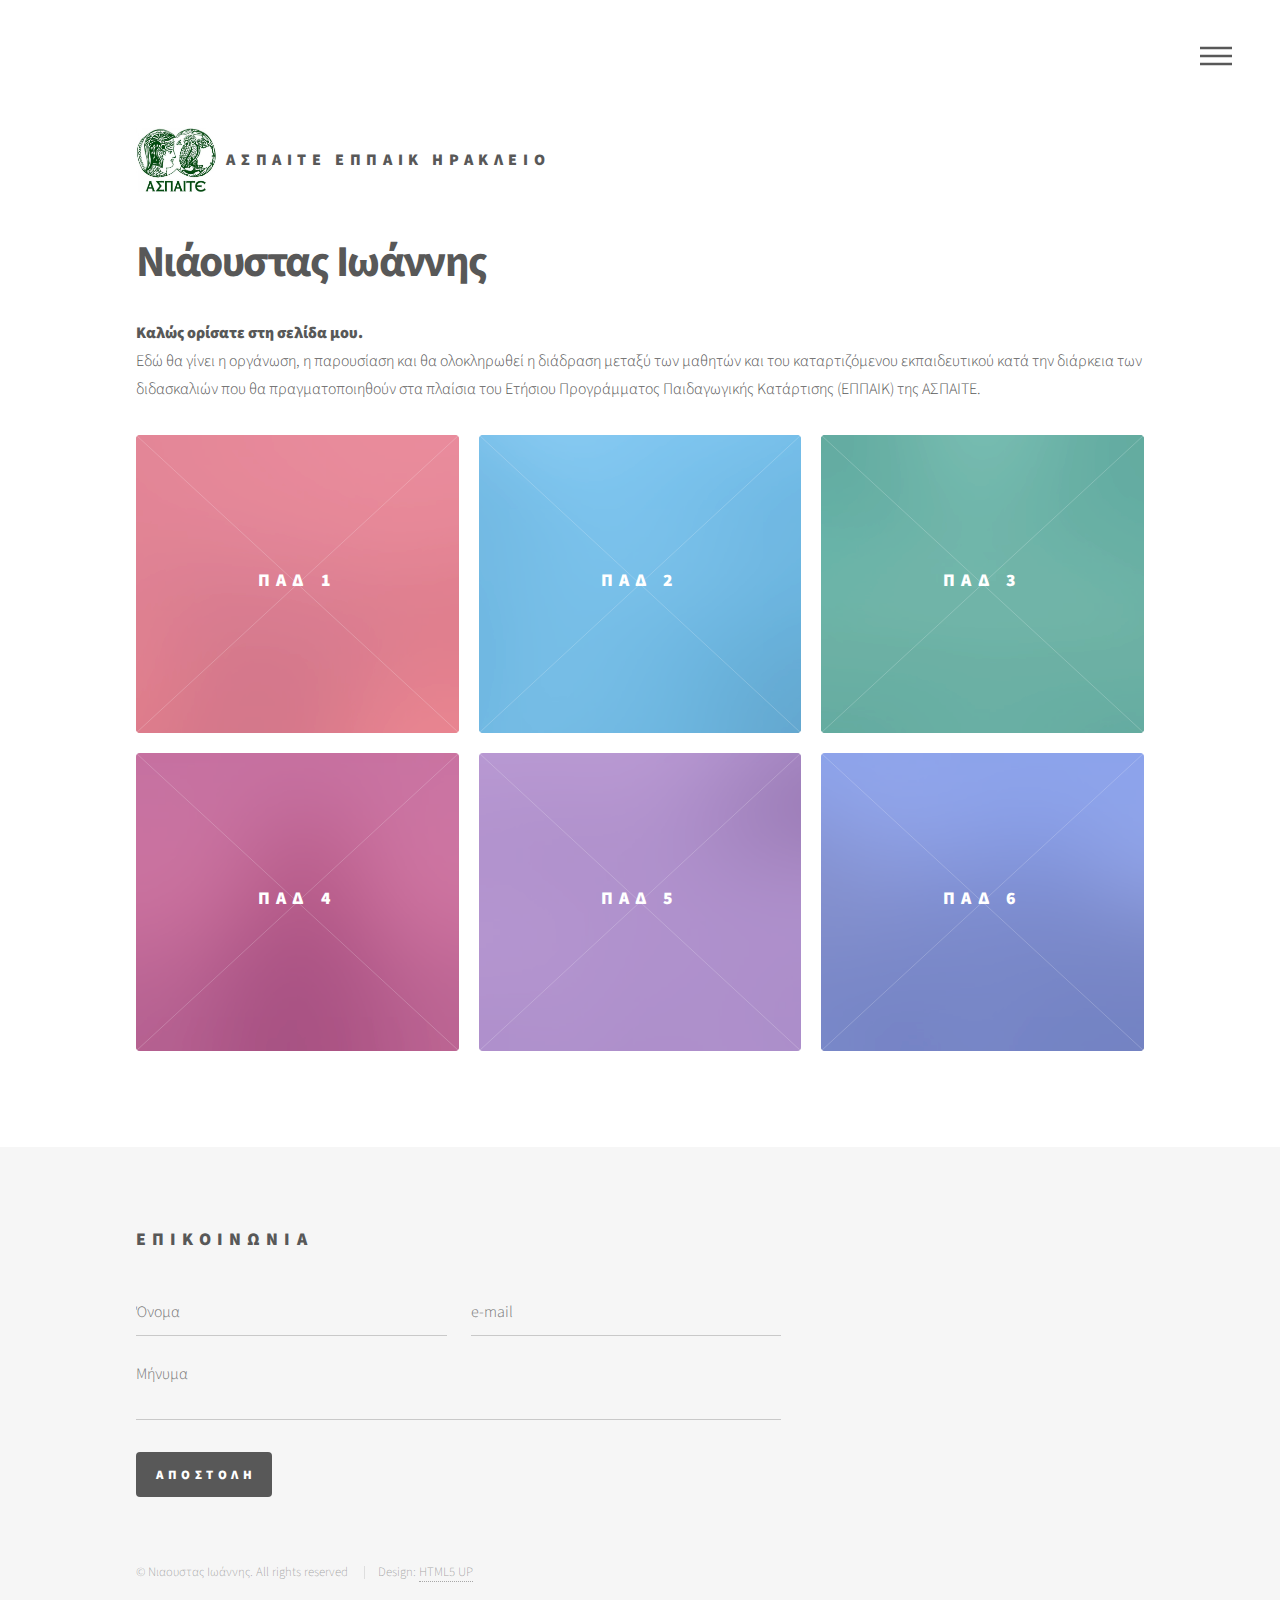
<file: index.html>
<!DOCTYPE html>
<!--
	Phantom by HTML5 UP
	html5up.net | @ajlkn
	Free for personal and commercial use under the CCA 3.0 license (html5up.net/license)
-->
<html>
  <head>
    <title>ΝΙΑΟΥΣΤΑΣ ΙΩΑΝΝΗΣ ΕΠΠΑΙΚ</title>
    <meta charset="utf-8" />
    <meta
      name="viewport"
      content="width=device-width, initial-scale=1, user-scalable=no"
    />
    <link rel="stylesheet" href="assets/css/main.css" />
    <noscript
      ><link rel="stylesheet" href="assets/css/noscript.css"
    /></noscript>
  </head>
  <body class="is-preload">
    <!-- Wrapper -->
    <div id="wrapper">
      <!-- Header -->
      <header id="header">
        <div class="inner">
          <!-- Logo -->
          <a href="index.html" class="logo">
            <span class="symbol"
              ><img src="images/aspaite-logo.jpg" alt="" /></span
            ><span class="title">ΑΣΠΑΙΤΕ ΕΠΠΑΙΚ ΗΡΑΚΛΕΙΟ</span>
          </a>

          <!-- Nav -->
          <nav>
            <ul>
              <li><a href="#menu">Menu</a></li>
            </ul>
          </nav>
        </div>
      </header>
      <!-- Menu -->
      <nav id="menu">
        <h2>Menu</h2>
        <ul>
          <li><a href="index.html">Αρχική σελίδα</a></li>
          <li><a href="pad1_main.html">1η Μικροδιδασκαλία</a></li>
          <li><a href="#">2η Μικροδιδασκαλία</a></li>
          <li><a href="#">3η Μικροδιδασκαλία</a></li>
          <li><a href="#">1η Προκαταρκτική διδασκαλία</a></li>
          <li><a href="#">2η Προκαταρκτική διδασκαλία</a></li>
          <li><a href="ptyxiaki_main.html">Πτυχιακή Διδασκαλία</a></li>
        </ul>
      </nav>

      <!-- Main -->
      <div id="main">
        <div class="inner">
          <header>
            <h1>Νιάουστας Ιωάννης</h1>
            <p>
              <b>Καλώς ορίσατε στη σελίδα μου.</b><br />
              Εδώ θα γίνει η οργάνωση, η παρουσίαση και θα ολοκληρωθεί η
              διάδραση μεταξύ των μαθητών και του καταρτιζόμενου εκπαιδευτικού
              κατά την διάρκεια των διδασκαλιών που θα πραγματοποιηθούν στα
              πλαίσια του Ετήσιου Προγράμματος Παιδαγωγικής Κατάρτισης (ΕΠΠΑΙΚ)
              της ΑΣΠΑΙΤΕ.
            </p>
          </header>
          <section class="tiles">
            <article class="style1">
              <span class="image">
                <img src="images/pic01.jpg" alt="" />
              </span>
              <a href="pad1_main.html">
                <h2>ΠΑΔ 1</h2>
                <div class="content">
                  <p>1η Μικροδιδασκαλία</p>
                </div>
              </a>
            </article>
            <article class="style2">
              <span class="image">
                <img src="images/pic02.jpg" alt="" />
              </span>
              <a href="generic.html">
                <h2>ΠΑΔ 2</h2>
                <div class="content">
                  <p>2η Μικροδιδασκαλία</p>
                </div>
              </a>
            </article>
            <article class="style3">
              <span class="image">
                <img src="images/pic03.jpg" alt="" />
              </span>
              <a href="generic.html">
                <h2>ΠΑΔ 3</h2>
                <div class="content">
                  <p>3η Μικροδιδασκαλία</p>
                </div>
              </a>
            </article>
            <article class="style4">
              <span class="image">
                <img src="images/pic04.jpg" alt="" />
              </span>
              <a href="generic.html">
                <h2>ΠΑΔ 4</h2>
                <div class="content">
                  <p>1η Προκαταρκτική Διδασκαλία</p>
                </div>
              </a>
            </article>
            <article class="style5">
              <span class="image">
                <img src="images/pic05.jpg" alt="" />
              </span>
              <a href="generic.html">
                <h2>ΠΑΔ 5</h2>
                <div class="content">
                  <p>2η Προκαταρκτική Διδασκαλία</p>
                </div>
              </a>
            </article>
            <article class="style6">
              <span class="image">
                <img src="images/pic06.jpg" alt="" />
              </span>
              <a href="ptyxiaki_main.html">
                <h2>ΠΑΔ 6</h2>
                <div class="content">
                  <p>Πτυχιακή Διδασκαλία</p>
                </div>
              </a>
            </article>
          </section>
        </div>
      </div>

      <!-- Footer -->
      <footer id="footer">
        <div class="inner">
          <section>
            <h2>Επικοινωνια</h2>
            <form method="post" action="mailto:04iniaoustas@eppaik.aspete.gr">
              <div class="fields">
                <div class="field half">
                  <input
                    type="text"
                    name="name"
                    id="name"
                    placeholder="Όνομα"
                  />
                </div>
                <div class="field half">
                  <input
                    type="email"
                    name="email"
                    id="email"
                    placeholder="e-mail"
                  />
                </div>
                <div class="field">
                  <textarea
                    name="message"
                    id="message"
                    placeholder="Μήνυμα"
                  ></textarea>
                </div>
              </div>
              <ul class="actions">
                <li>
                  <input type="submit" value="Αποστολη" class="primary" />
                </li>
              </ul>
            </form>
          </section>
          <!-- <section>
            <h2>Follow</h2>
            <ul class="icons">
              <li>
                <a href="#" class="icon brands style2 fa-twitter"
                  ><span class="label">Twitter</span></a
                >
              </li>
              <li>
                <a href="#" class="icon brands style2 fa-facebook-f"
                  ><span class="label">Facebook</span></a
                >
              </li>
              <li>
                <a href="#" class="icon brands style2 fa-instagram"
                  ><span class="label">Instagram</span></a
                >
              </li>
              <li>
                <a href="#" class="icon brands style2 fa-dribbble"
                  ><span class="label">Dribbble</span></a
                >
              </li>
              <li>
                <a href="#" class="icon brands style2 fa-github"
                  ><span class="label">GitHub</span></a
                >
              </li>
              <li>
                <a href="#" class="icon brands style2 fa-500px"
                  ><span class="label">500px</span></a
                >
              </li>
              <li>
                <a href="#" class="icon solid style2 fa-phone"
                  ><span class="label">Phone</span></a
                >
              </li>
              <li>
                <a href="#" class="icon solid style2 fa-envelope"
                  ><span class="label">Email</span></a
                >
              </li>
            </ul>
          </section> -->
          <ul class="copyright">
            <li>&copy; Νιαουστας Ιωάννης. All rights reserved</li>
            <li>Design: <a href="http://html5up.net">HTML5 UP</a></li>
          </ul>
        </div>
      </footer>
    </div>

    <!-- Scripts -->
    <script src="assets/js/jquery.min.js"></script>
    <script src="assets/js/browser.min.js"></script>
    <script src="assets/js/breakpoints.min.js"></script>
    <script src="assets/js/util.js"></script>
    <script src="assets/js/main.js"></script>
  </body>
</html>
</file>
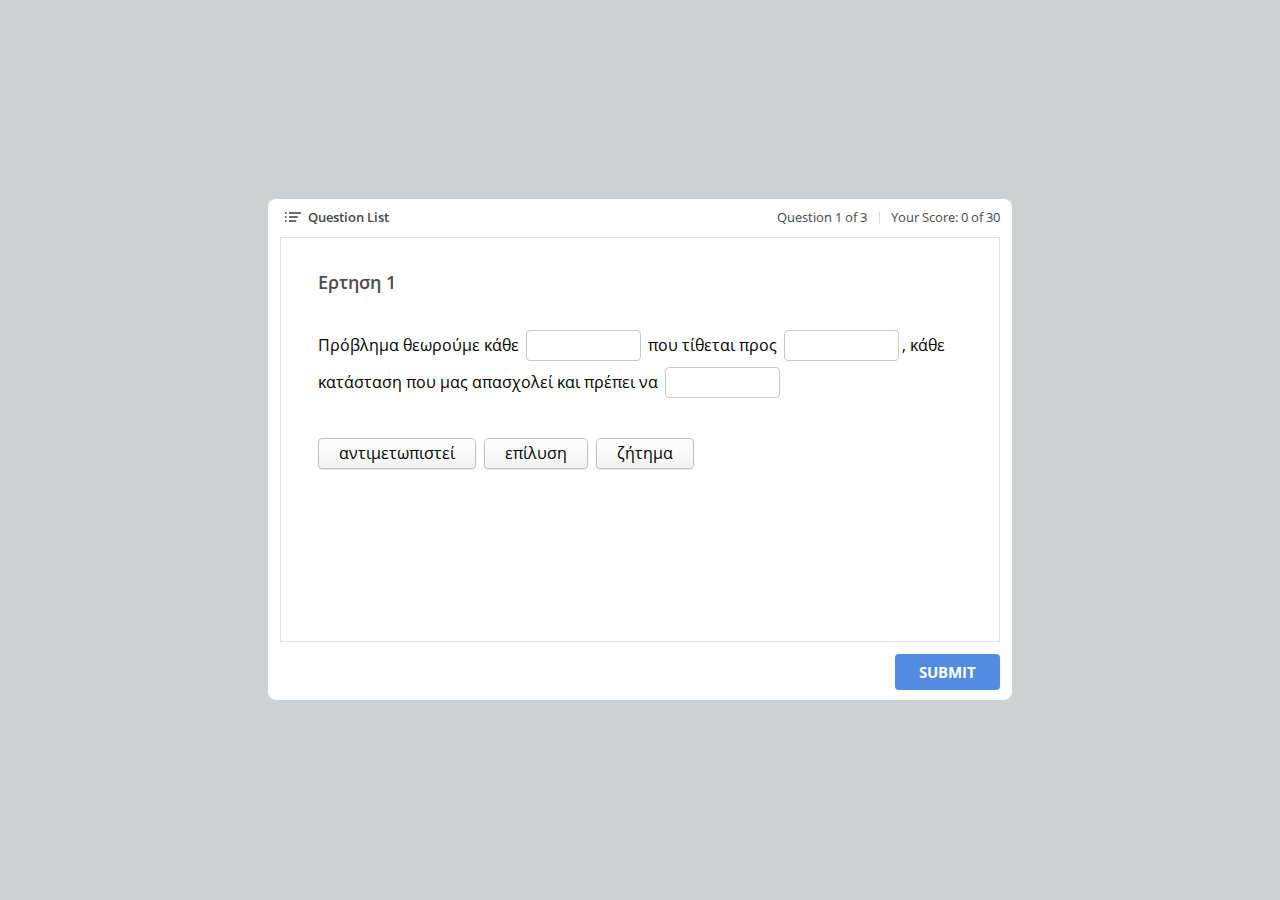
<file: 1-Problem (Published)/index.html>
<!DOCTYPE html>
<!-- Created with iSpring --><!-- 744 501 --><!--version 9.3.6.36882 --><!--type html --><!--mainFolder  --><!--content quiz -->
<html>
<head>
	<meta http-equiv="X-UA-Compatible" content="IE=edge"/>
	<script src="data/browsersupport.js"></script>
	<meta http-equiv="Content-Type" content="text/html;charset=utf-8"/>
	<meta name="viewport" content="width=device-width,initial-scale=1,minimum-scale=1,maximum-scale=1,user-scalable=no"/>
	<meta name="format-detection" content="telephone=no"/>
	<meta name="apple-mobile-web-app-capable" content="yes"/>
	<meta name="apple-mobile-web-app-status-bar-style" content="black"/>
	<meta name="msapplication-tap-highlight" content="no" />
	<title>Untitled Quiz</title>
	<link rel="apple-touch-icon-precomposed" href="data/apple-touch-icon.png"/>
	<link rel="shortcut icon" type="image/ico" href="data/favicon.ico"/>
	<style>
		body {
			width: 100%;
			height: 100%;
		}
		
		#preloader {
			width: 50px;
			height: 50px;
			position: absolute;
			top: 0;
			left: 0;
			bottom: 0;
			right: 0;
			margin: auto;
			border-radius: 10px;
			background-color: rgba(0, 0, 0, 0.5);
		}
		
		#preloader::after {
			content: '';
			position: absolute;
			background: url([data-uri]);
			background-size: cover;
			top: 0;
			left: 0;
			bottom: 0;
			right: 0;
			animation: preloader_spin 1s infinite linear;
			-webkit-animation: preloader_spin 1s infinite linear;
		}
		
		@keyframes preloader_spin { 0% {transform: rotate(0deg);} 100% {transform: rotate(360deg);} }
		@-webkit-keyframes preloader_spin { 0% {-webkit-transform: rotate(0deg);} 100% {-webkit-transform: rotate(360deg);}}
    </style>
</head>
<body>
	<div id="preloader"></div>
	<div id="content"></div>
	<script src="data/player.js?s=cwhhsgxpj1w1-bq9d7md9u33n"></script>
	<script>
		var data = "[base64]/Pgc6vz4POtc65z4Igz4TOsSDOu86szrjOtyDPg86/z4U8L3NwYW4+PC9zcGFuPjwvc3Bhbj48L3NwYW4+PC9zcGFuPjwvc3Bhbj48L3A+IiwiciI6W10sImQiOlsizp7Osc69zrHPgM+Bzr/Pg8+AzqzOuM63z4POtSDOs865zrEgzr3OsSDPgM61z4HOuc6/[base64]/[base64]/PhSDOvM6xz4IgzrHPgM6xz4PPh86/[base64]/[base64]/OuM61z4TOsc65IM+Az4HOv8+CICIseyJpZCI6InFtV29yZEJhbmsyIn0sIiwgzrrOrM64zrUgzrrOsc+EzqzPg8+EzrHPg863IM+Azr/PhSDOvM6xz4IgzrHPgM6xz4PPh86/[base64]/[base64]/[base64]/Pg8+AzqzOuM61zrnOtc+CLjwvc3Bhbj48L3NwYW4+PC9zcGFuPjwvc3Bhbj48L3NwYW4+PC9zcGFuPjwvcD4iLCJyIjpbXSwiZCI6WyLOms6sz4TOuSDOtM61zr0gz4DOrs6zzrUgzrrOsc67zqwuIM6ezrHOvc6xz4DPgc6/[base64]/[base64]/z4UgzrzOsc+CIM61zq/[base64]/Pgc6/z43OvSDOvc6xIM68zrHPgiDOss6/zrfOuM6uz4POv8+Fzr0gz4PPhM63IM67z43Pg863IM+Ezr/[base64]/zrnPh861zq/OsSJ9LCJpZCI6InFtV29yZEJhbms1IiwidHlwZSI6InFtV29yZEJhbmsifSx7ImRhdGEiOnsidiI6Is6zzr3Pic+Dz4TOrCJ9LCJpZCI6InFtV29yZEJhbms2IiwidHlwZSI6InFtV29yZEJhbmsifSx7ImRhdGEiOnsidiI6Is+Az4HOv86yzrvOrs68zrHPhM6/z4IifSwiaWQiOiJxbVdvcmRCYW5rNyIsInR5cGUiOiJxbVdvcmRCYW5rIn1dLCJkIjpbeyJpZCI6InFtV29yZEJhbms0In0sIiDPgM+Bzr/Oss67zq7OvM6xz4TOv8+CIM61zq/Ovc6xzrkgz4TOsSAiLHsiaWQiOiJxbVdvcmRCYW5rNSJ9LCIgz4DOv8+FIM68zrHPgiDOtc6vzr3Osc65ICIseyJpZCI6InFtV29yZEJhbms2In0sIiDOus6xzrkgzrzPgM6/z4HOv8+Nzr0gzr3OsSDOvM6xz4IgzrLOv863zrjOrs+Dzr/Phc69IM+Dz4TOtyDOu8+Nz4POtyDPhM6/[base64]/ISEgzpHPgM6szr3PhM63z4POtc+CIM+Dz4nPg8+Ezqw8L3NwYW4+PC9zcGFuPjwvc3Bhbj48L3NwYW4+PC9zcGFuPjwvc3Bhbj48L3A+IiwiciI6W10sImQiOlsizpzPgM+BzqzOss6/[base64]/[base64]/[base64]/[base64]/Phc68zrUgzr3OsSDOss+Bzr/[base64]/[base64]/z4XOvM61IM69zrEgzrLPgc6/z43OvM61IM+EzrfOvSAiLHsiaWQiOiJxbVdvcmRCYW5rOSJ9LCIgz4POtSDOvM65zrEgzrXPgc+Oz4TOt8+DzrcuIFxuzpHPhc+Ez4wgz4DOv8+FIM+IzqzPh869zr/Phc68zrUgzrXOr869zrHOuSDPhM6/[base64]/ISEgzpHPgM6szr3PhM63z4POtc+CIM+Dz4nPg8+Ezqw8L3NwYW4+PC9zcGFuPjwvc3Bhbj48L3NwYW4+PC9zcGFuPjwvc3Bhbj48L3A+IiwiciI6W10sImQiOlsizpzPgM+BzqzOss6/[base64]/[base64]/[base64]/[base64]/[base64]/[base64]";
		QuizPlayer.start("content", "cwhhsgxpj1w1-bq9d7md9u33n", data, 1, "https://s4.ispringsolutions.com", false, "prompt", function(player) {
			player.initializationCompleteEvent().addHandler(function() {
				var preloader = document.getElementById("preloader");
				preloader.parentNode.removeChild(preloader);
			})
		});
	</script>
</body>
</html>
</file>
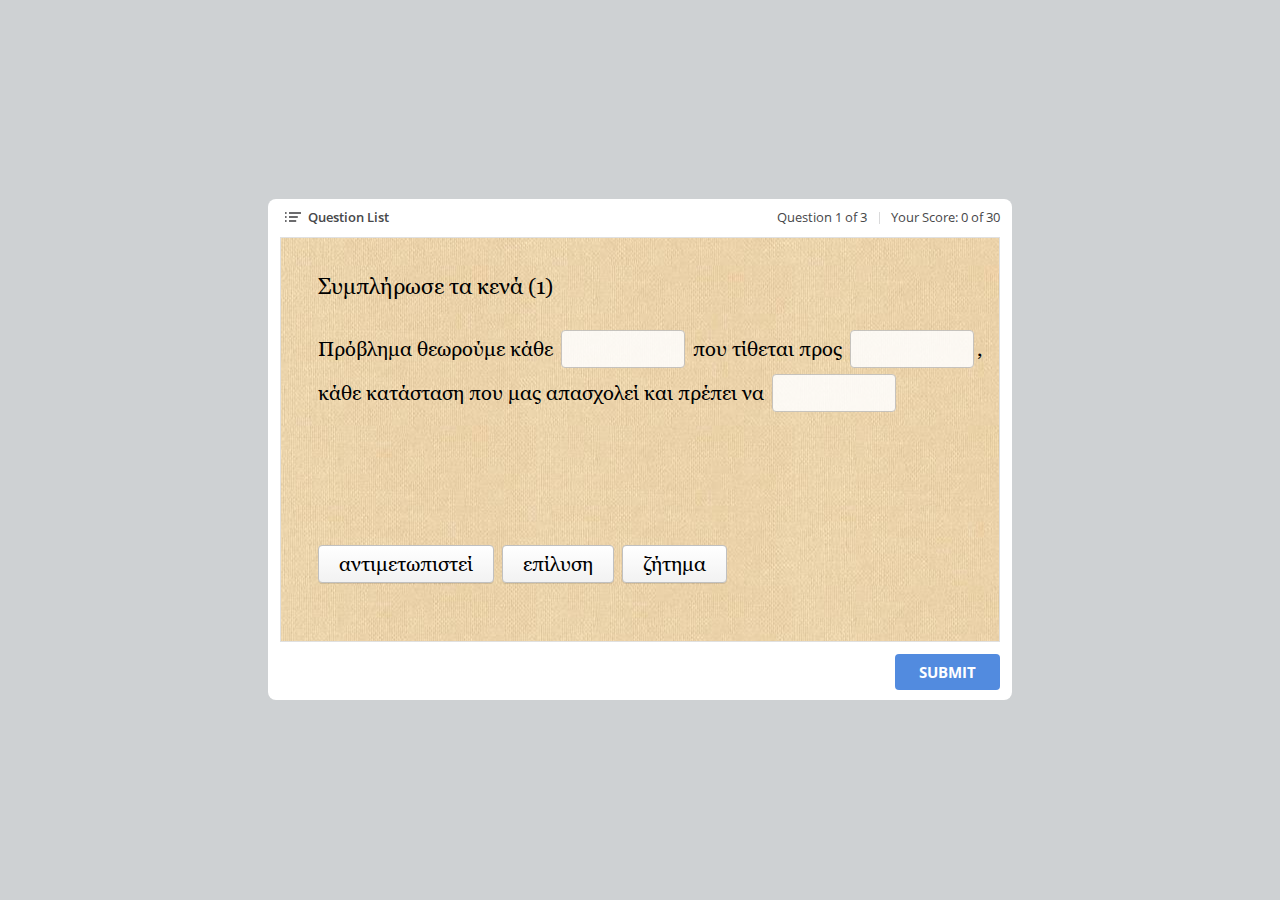
<file: ptyxiaki/1-Problem (Published)/index.html>
<!DOCTYPE html>
<!-- Created with iSpring --><!-- 744 501 --><!--version 9.3.6.36882 --><!--type html --><!--mainFolder  --><!--content quiz -->
<html>
<head>
	<meta http-equiv="X-UA-Compatible" content="IE=edge"/>
	<script src="data/browsersupport.js"></script>
	<meta http-equiv="Content-Type" content="text/html;charset=utf-8"/>
	<meta name="viewport" content="width=device-width,initial-scale=1,minimum-scale=1,maximum-scale=1,user-scalable=no"/>
	<meta name="format-detection" content="telephone=no"/>
	<meta name="apple-mobile-web-app-capable" content="yes"/>
	<meta name="apple-mobile-web-app-status-bar-style" content="black"/>
	<meta name="msapplication-tap-highlight" content="no" />
	<title>Untitled Quiz</title>
	<link rel="apple-touch-icon-precomposed" href="data/apple-touch-icon.png"/>
	<link rel="shortcut icon" type="image/ico" href="data/favicon.ico"/>
	<style>
		body {
			width: 100%;
			height: 100%;
		}
		
		#preloader {
			width: 50px;
			height: 50px;
			position: absolute;
			top: 0;
			left: 0;
			bottom: 0;
			right: 0;
			margin: auto;
			border-radius: 10px;
			background-color: rgba(0, 0, 0, 0.5);
		}
		
		#preloader::after {
			content: '';
			position: absolute;
			background: url([data-uri]);
			background-size: cover;
			top: 0;
			left: 0;
			bottom: 0;
			right: 0;
			animation: preloader_spin 1s infinite linear;
			-webkit-animation: preloader_spin 1s infinite linear;
		}
		
		@keyframes preloader_spin { 0% {transform: rotate(0deg);} 100% {transform: rotate(360deg);} }
		@-webkit-keyframes preloader_spin { 0% {-webkit-transform: rotate(0deg);} 100% {-webkit-transform: rotate(360deg);}}
    </style>
</head>
<body>
	<div id="preloader"></div>
	<div id="content"></div>
	<script src="data/player.js?s=kudzv8ydkd37-eq39ckmm0qy"></script>
	<script>
		var data = "[base64]/Pg8+AzqzOuM63z4POtSDOs865zrEgzr3OsSDPgM61z4HOuc6/z4HOr8+DzrXOuc+CIM+EzrEgzrvOrM64zrcgz4POv8+FPC9zcGFuPjwvc3Bhbj48L3NwYW4+PC9zcGFuPjwvc3Bhbj48L3NwYW4+PC9wPiIsInIiOltdLCJkIjpbIs6ezrHOvc6xz4DPgc6/z4PPgM6szrjOt8+DzrUgzrPOuc6xIM69zrEgz4DOtc+BzrnOv8+Bzq/Pg861zrnPgiDPhM6xIM67zqzOuM63IM+Dzr/[base64]/[base64]/PhSDPhM6vzrjOtc+EzrHOuSDPgM+Bzr/[base64]/[base64]/Pjc68zrUgzrrOrM64zrUgIix7ImlkIjoicW1Xb3JkQmFuazEifSwiIM+Azr/PhSDPhM6vzrjOtc+EzrHOuSDPgM+Bzr/PgiAiLHsiaWQiOiJxbVdvcmRCYW5rMiJ9LCIsIM66zqzOuM61IM66zrHPhM6sz4PPhM6xz4POtyDPgM6/[base64]/Pg8+AzqzOuM63z4POtTwvc3Bhbj48L3NwYW4+PC9zcGFuPjwvc3Bhbj48L3NwYW4+PC9zcGFuPjwvcD4iLCJyIjpbXSwiZCI6WyLOms6sz4TOuSDOtM61zr0gz4DOrs6zzrUgzrrOsc67zqwuIM6ezrHOvc6xz4DPgc6/[base64]/[base64]/Pg8+AzqzOuM63z4POtVxuXG7OiM+HzrXOuc+CIM6xzrrPjM68zrEgJUFOU1dFUl9BVFRFTVBUUyUgz4DPgc6/[base64]/zrLOu86uzrzOsc+Ezr/[base64]/[base64]/Pjc69IM69zrEgzrzOsc+CIM6yzr/Ot864zq7Pg86/[base64]/zrzOrc69zrEifSwiaWQiOiJxbVdvcmRCYW5rNCIsInR5cGUiOiJxbVdvcmRCYW5rIn0seyJkYXRhIjp7InYiOiLPg8+Ezr/Ouc+HzrXOr86xIn0sImlkIjoicW1Xb3JkQmFuazUiLCJ0eXBlIjoicW1Xb3JkQmFuayJ9LHsiZGF0YSI6eyJ2IjoizrPOvc+Jz4PPhM6sIn0sImlkIjoicW1Xb3JkQmFuazYiLCJ0eXBlIjoicW1Xb3JkQmFuayJ9LHsiZGF0YSI6eyJ2Ijoiz4DPgc6/zrLOu86uzrzOsc+Ezr/PgiJ9LCJpZCI6InFtV29yZEJhbms3IiwidHlwZSI6InFtV29yZEJhbmsifV0sImQiOlt7ImlkIjoicW1Xb3JkQmFuazQifSwiIM+Az4HOv86yzrvOrs68zrHPhM6/z4IgzrXOr869zrHOuSDPhM6xICIseyJpZCI6InFtV29yZEJhbms1In0sIiDPgM6/z4UgzrzOsc+CIM61zq/Ovc6xzrkgIix7ImlkIjoicW1Xb3JkQmFuazYifSwiIM66zrHOuSDOvM+Azr/Pgc6/z43OvSDOvc6xIM68zrHPgiDOss6/zrfOuM6uz4POv8+Fzr0gz4PPhM63IM67z43Pg863IM+Ezr/[base64]/ISEgzpHPgM6szr3PhM63z4POtc+CIM+Dz4nPg8+Ezqw8L3NwYW4+PC9zcGFuPjwvc3Bhbj48L3NwYW4+PC9zcGFuPjwvc3Bhbj48L3A+IiwiciI6W10sImQiOlsizpzPgM+BzqzOss6/[base64]/[base64]/[base64]/[base64]/z4XOvM61IM69zrEgzrLPgc6/[base64]/Phc68zrUgzrXOr869zrHOuSDPhM6/[base64]/Pjc68zrXOvc6/[base64]/PhSDPiM6sz4fOvc6/z4XOvM61IM61zq/[base64]/[base64]/[base64]/Pg8+AzqzOuM61zrnOtc+CLjwvc3Bhbj48L3NwYW4+PC9zcGFuPjwvc3Bhbj48L3NwYW4+PC9zcGFuPjwvcD4iLCJyIjpbXSwiZCI6WyLOms6sz4TOuSDOtM61zr0gz4DOrs6zzrUgzrrOsc67zqwuIM6ezrHOvc6xz4DPgc6/[base64]/[base64]/[base64]";
		QuizPlayer.start("content", "kudzv8ydkd37-eq39ckmm0qy", data, 1, "https://s4.ispringsolutions.com", false, "prompt", function(player) {
			player.initializationCompleteEvent().addHandler(function() {
				var preloader = document.getElementById("preloader");
				preloader.parentNode.removeChild(preloader);
			})
		});
	</script>
</body>
</html>
</file>
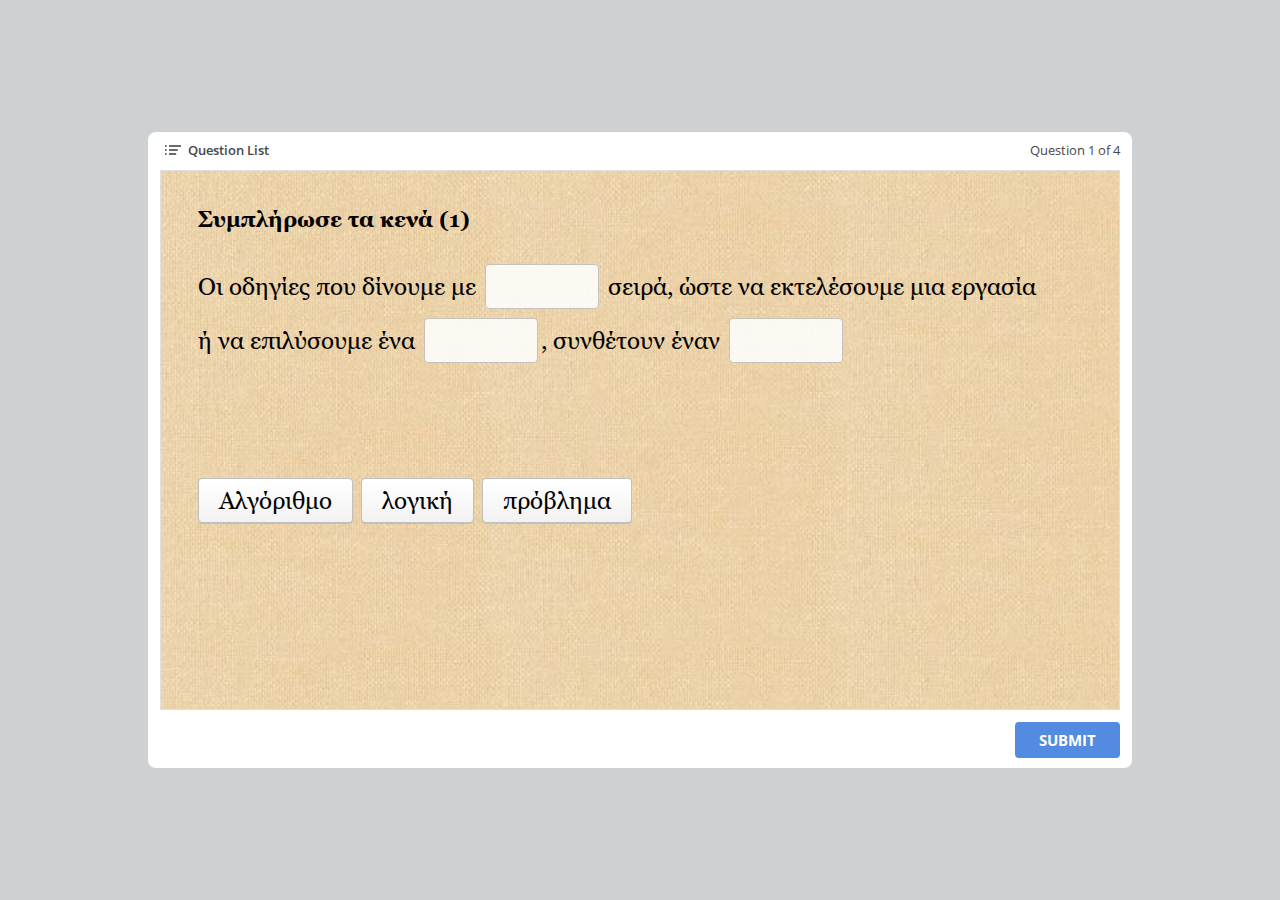
<file: ptyxiaki/Algorithmos (Published)/index.html>
<!DOCTYPE html>
<!-- Created with iSpring --><!-- 984 636 --><!--version 9.3.6.36882 --><!--type html --><!--mainFolder  --><!--content quiz -->
<html>
<head>
	<meta http-equiv="X-UA-Compatible" content="IE=edge"/>
	<script src="data/browsersupport.js"></script>
	<meta http-equiv="Content-Type" content="text/html;charset=utf-8"/>
	<meta name="viewport" content="width=device-width,initial-scale=1,minimum-scale=1,maximum-scale=1,user-scalable=no"/>
	<meta name="format-detection" content="telephone=no"/>
	<meta name="apple-mobile-web-app-capable" content="yes"/>
	<meta name="apple-mobile-web-app-status-bar-style" content="black"/>
	<meta name="msapplication-tap-highlight" content="no" />
	<title>Αλγόριθμος</title>
	<link rel="apple-touch-icon-precomposed" href="data/apple-touch-icon.png"/>
	<link rel="shortcut icon" type="image/ico" href="data/favicon.ico"/>
	<style>
		body {
			width: 100%;
			height: 100%;
		}
		
		#preloader {
			width: 50px;
			height: 50px;
			position: absolute;
			top: 0;
			left: 0;
			bottom: 0;
			right: 0;
			margin: auto;
			border-radius: 10px;
			background-color: rgba(0, 0, 0, 0.5);
		}
		
		#preloader::after {
			content: '';
			position: absolute;
			background: url([data-uri]);
			background-size: cover;
			top: 0;
			left: 0;
			bottom: 0;
			right: 0;
			animation: preloader_spin 1s infinite linear;
			-webkit-animation: preloader_spin 1s infinite linear;
		}
		
		@keyframes preloader_spin { 0% {transform: rotate(0deg);} 100% {transform: rotate(360deg);} }
		@-webkit-keyframes preloader_spin { 0% {-webkit-transform: rotate(0deg);} 100% {-webkit-transform: rotate(360deg);}}
    </style>
</head>
<body>
	<div id="preloader"></div>
	<div id="content"></div>
	<script src="data/player.js?s=hxvelh8wgfuh-l96awvbm55dc"></script>
	<script>
		var data = "[base64]/Pg8+AzqzOuM63z4POtSDOs865zrEgzr3OsSDPgM61z4HOuc6/z4HOr8+DzrXOuc+CIM+EzrEgzrvOrM64zrcgz4POv8+FPC9zcGFuPjwvc3Bhbj48L3NwYW4+PC9zcGFuPjwvc3Bhbj48L3NwYW4+PC9wPiIsInIiOltdLCJkIjpbIs6ezrHOvc6xz4DPgc6/z4PPgM6szrjOt8+DzrUgzrPOuc6xIM69zrEgz4DOtc+BzrnOv8+Bzq/Pg861zrnPgiDPhM6xIM67zqzOuM63IM+Dzr/[base64]/zrTOt86zzq/Otc+CIM+Azr/[base64]/Phc68zrUgzrzOuc6xIM61z4HOs86xz4POr86xIM6uIM69zrEgzrXPgM65zrvPjc+Dzr/[base64]/Phc69IM6tzr3Osc69IDwvc3Bhbj48L3NwYW4+PC9zcGFuPjwvc3Bhbj48L3NwYW4+PC9zcGFuPuKAizxzcGFuIGlkPVwicW1Xb3JkQmFuazNcIj48L3NwYW4+4oCLPC9wPiIsInIiOlt7ImRhdGEiOnsidiI6Is67zr/[base64]/OtM63zrPOr861z4Igz4DOv8+FIM60zq/Ovc6/[base64]/Pg8+AzqzOuM63z4POtTwvc3Bhbj48L3NwYW4+PC9zcGFuPjwvc3Bhbj48L3NwYW4+PC9zcGFuPjwvcD4iLCJyIjpbXSwiZCI6WyLOms6sz4TOuSDOtM61zr0gz4DOrs6zzrUgzrrOsc67zqwuIM6ezrHOvc6xz4DPgc6/[base64]/[base64]/Pg8+AzqzOuM63z4POtVxuXG7OiM+HzrXOuc+CIM6xzrrPjM68zrEgJUFOU1dFUl9BVFRFTVBUUyUgz4DPgc6/[base64]/zr3Ov868zqzOts6/[base64]/[base64]/[base64]/Ou8+Fz4POtyJ9LCJpZCI6InFtV29yZEJhbms2IiwidHlwZSI6InFtV29yZEJhbmsifV0sImQiOlt7ImlkIjoicW1Xb3JkQmFuazQifSwiIM6/zr3Ov868zqzOts6/z4XOvM61IM+Ezrcgz4POsc+Gzq4gzrrOsc65ICIseyJpZCI6InFtV29yZEJhbms1In0sIiDPgM61z4HOuc6zz4HOsc+Gzq4gzrzOuc6xz4Igz4POtc65z4HOrM+CIM6+zrXPh8+Jz4HOuc+Dz4TPjs69IM6/zrTOt86zzrnPjs69Lc6yzrfOvM6sz4TPic69LCDOvM61IM+DzrrOv8+Az4wgz4TOt869ICIseyJpZCI6InFtV29yZEJhbms2In0sIiDOtc69z4zPgiDPgM+Bzr/[base64]/[base64]/[base64]/Pg8+AzqzOuM61zrnOtc+CLjwvc3Bhbj48L3NwYW4+PC9zcGFuPjwvc3Bhbj48L3NwYW4+PC9zcGFuPjwvcD4iLCJyIjpbXSwiZCI6WyLOms6sz4TOuSDOtM61zr0gz4DOrs6zzrUgzrrOsc67zqwuIM6ezrHOvc6xz4DPgc6/[base64]/Pgc64zr/Os8+Ozr3Ouc6/IM+AzrHPgc6xzrvOu863zrvPjM6zz4HOsc68zrzOvyDOrc+HzrXOuSDOss6sz4POtyDOsj01Y20gzrrOsc65IM+Nz4jOv8+CIM+FPTEwY20uIM6lz4DOv867zr/[base64]/zr0gzrHOu86zz4zPgc65zrjOvM6/IM+Fz4DOv867zr/Os865z4POvM6/z40gz4TOv8+FIM61zrzOss6xzrTOv8+NIM+Ezr/PhSDOv8+BzrjOv86zz4nOvc6vzr/PhSDPgM6xz4HOsc67zrvOt867zr/Os8+BzqzOvM68zr/PhS48L3NwYW4+PC9zcGFuPjwvc3Bhbj48L3NwYW4+PC9zcGFuPjwvc3Bhbj48L3A+IiwiciI6W10sImQiOlsiXCLOlc69zrEgzr/Pgc64zr/Os8+Ozr3Ouc6/IM+AzrHPgc6xzrvOu863zrvPjM6zz4HOsc68zrzOvyDOrc+HzrXOuSDOss6sz4POtyDOsj01Y20gzrrOsc65IM+Nz4jOv8+CIM+FPTEwY20uIM6lz4DOv867zr/Os86vz4PPhM61IM+Ezr8gzrXOvM6yzrHOtM+Mzr0gz4TOv8+FXCIuIFxuXG7Oks6szrvPhM61IM+Dz4TOtyDPg8+Jz4PPhM6uIM+DzrXOuc+Bzqwgz4TOv869IM6xzrvOs8+Mz4HOuc64zrzOvyDPhc+Azr/Ou86/zrPOuc+DzrzOv8+NIM+Ezr/PhSDOtc68zrLOsc60zr/PjSDPhM6/z4Ugzr/Pgc64zr/Os8+Jzr3Or86/z4Ugz4DOsc+BzrHOu867zrfOu86/zrPPgc6szrzOvM6/[base64]/PjiDPhM6/IM+Az4HPjM6yzrvOt868zrE8L3NwYW4+PC9zcGFuPjwvc3Bhbj48L3NwYW4+PC9zcGFuPjwvc3Bhbj48L3A+IiwiciI6W10sImQiOlsizprOsc+EzrHOvc6/[base64]/[base64]/[base64]/IM60zrXOtM6/zrzOrc69zr8gPC9zcGFuPjwvc3Bhbj48L3NwYW4+PHNwYW4gc3R5bGU9XCJmb250LWZhbWlseTpmbnQyXzYzOTU5XCI+PHNwYW4gc3R5bGU9XCJmb250LXdlaWdodDpub3JtYWxcIj48c3BhbiBzdHlsZT1cImZvbnQtc3R5bGU6bm9ybWFsXCI+z43PiM6/z4Igz4U9MTBjbTwvc3Bhbj48L3NwYW4+PC9zcGFuPjwvc3Bhbj48L3NwYW4+PC9zcGFuPjwvcD4iLCJyIjpbXSwiZCI6WyLOo863zrzOtc65z47Ovc+JIM+Ezr8gzrTOtc60zr/OvM6tzr3OvyDPjc+Izr/[base64]/Os86vzrbPiSDPhM6/IM6zzrnOvc+MzrzOtc69zr8gzrIgeCDPhTwvc3Bhbj48L3NwYW4+PC9zcGFuPjwvc3Bhbj48L3NwYW4+PC9zcGFuPjwvcD4iLCJyIjpbXSwiZCI6WyLOpc+Azr/Ou86/zrPOr862z4kgz4TOvyDOs865zr3PjM68zrXOvc6/[base64]/PhM6tzrvOtc+DzrzOsSDPhM6/z4UgzrPOuc69zr/OvM6tzr3Ov8+FIM61zq/Ovc6xzrkgz4TOvyDOts63z4TOv8+NzrzOtc69zr8gzrXOvM6yzrHOtM+Mzr0gzpU8L3NwYW4+PC9zcGFuPjwvc3Bhbj48L3NwYW4+PC9zcGFuPjwvc3Bhbj48L3A+IiwiciI6W10sImQiOlsizqTOvyDOsc+Azr/PhM6tzrvOtc+DzrzOsSDPhM6/z4UgzrPOuc69zr/OvM6tzr3Ov8+FIM61zq/[base64]/ISEgzpHPgM6szr3PhM63z4POtc+CIM+Dz4nPg8+Ezqw8L3NwYW4+PC9zcGFuPjwvc3Bhbj48L3NwYW4+PC9zcGFuPjwvc3Bhbj48L3A+IiwiciI6W10sImQiOlsizpzPgM+BzqzOss6/[base64]/[base64]/z4HOr864zrzOv8+FPC9zcGFuPjwvc3Bhbj48L3NwYW4+PC9zcGFuPjwvc3Bhbj48L3NwYW4+PC9wPiIsInIiOltdLCJkIjpbIs6kzrHOuc+BzrnOrM6+z4TOtSDPhM65z4IgzrXOuc66z4zOvc61z4IgzrzOtSDPhM65z4IgzrnOtM65z4zPhM63z4TOtc+CIM+Ezr/PhSDOsc67zrPOv8+Bzq/OuM68zr/[base64]/Pgjwvc3Bhbj48L3NwYW4+PC9zcGFuPjwvc3Bhbj48L3NwYW4+PC9zcGFuPjwvcD4iLCJyIjpbXSwiZCI6WyLOoM61z4DOtc+BzrHPg868zq3Ovc6/[base64]/Pg8+AzqzOuM63z4POtTwvc3Bhbj48L3NwYW4+PC9zcGFuPjwvc3Bhbj48L3NwYW4+PC9zcGFuPjwvcD4iLCJyIjpbXSwiZCI6WyLOms6sz4TOuSDOtM61zr0gz4DOrs6zzrUgzrrOsc67zqwuIM6ezrHOvc6xz4DPgc6/[base64]/[base64]/[base64]/[base64]/[base64]";
		QuizPlayer.start("content", "hxvelh8wgfuh-l96awvbm55dc", data, 1, "https://s4.ispringsolutions.com", false, "prompt", function(player) {
			player.initializationCompleteEvent().addHandler(function() {
				var preloader = document.getElementById("preloader");
				preloader.parentNode.removeChild(preloader);
			})
		});
	</script>
</body>
</html>
</file>
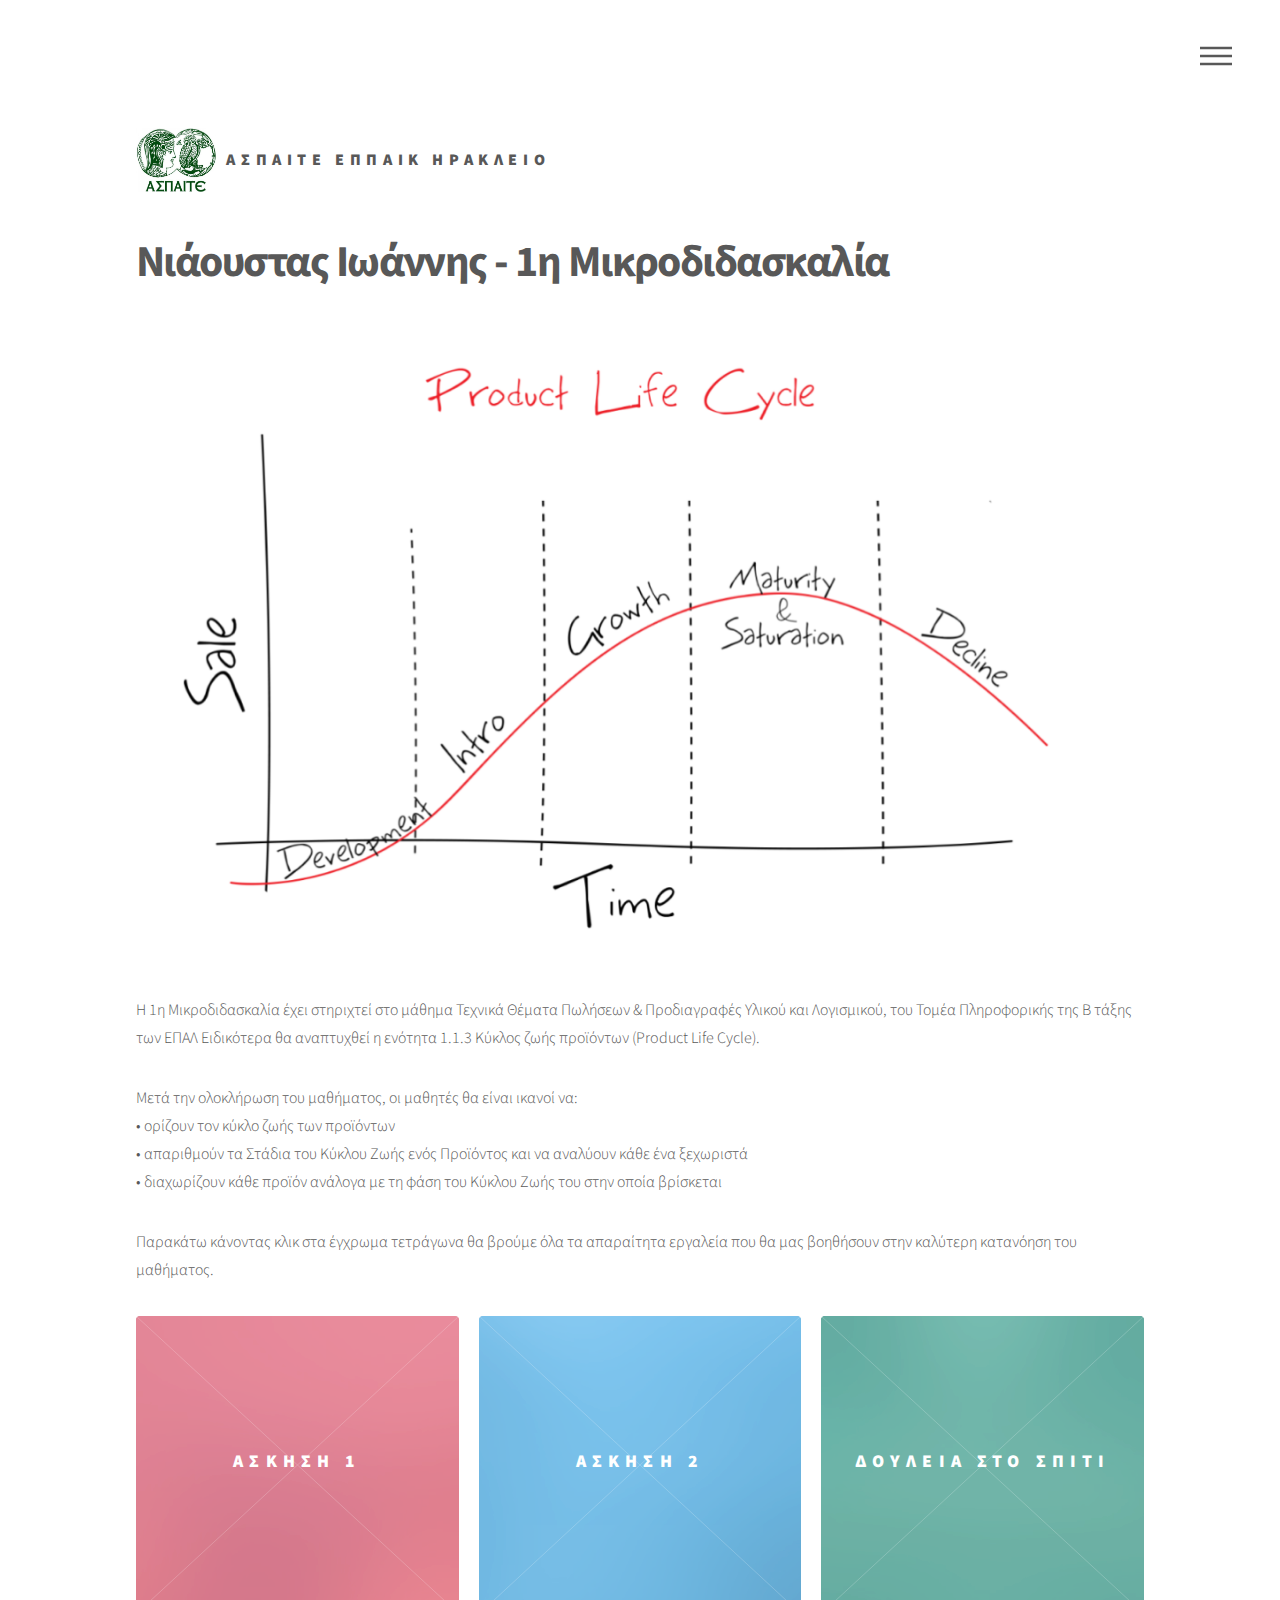
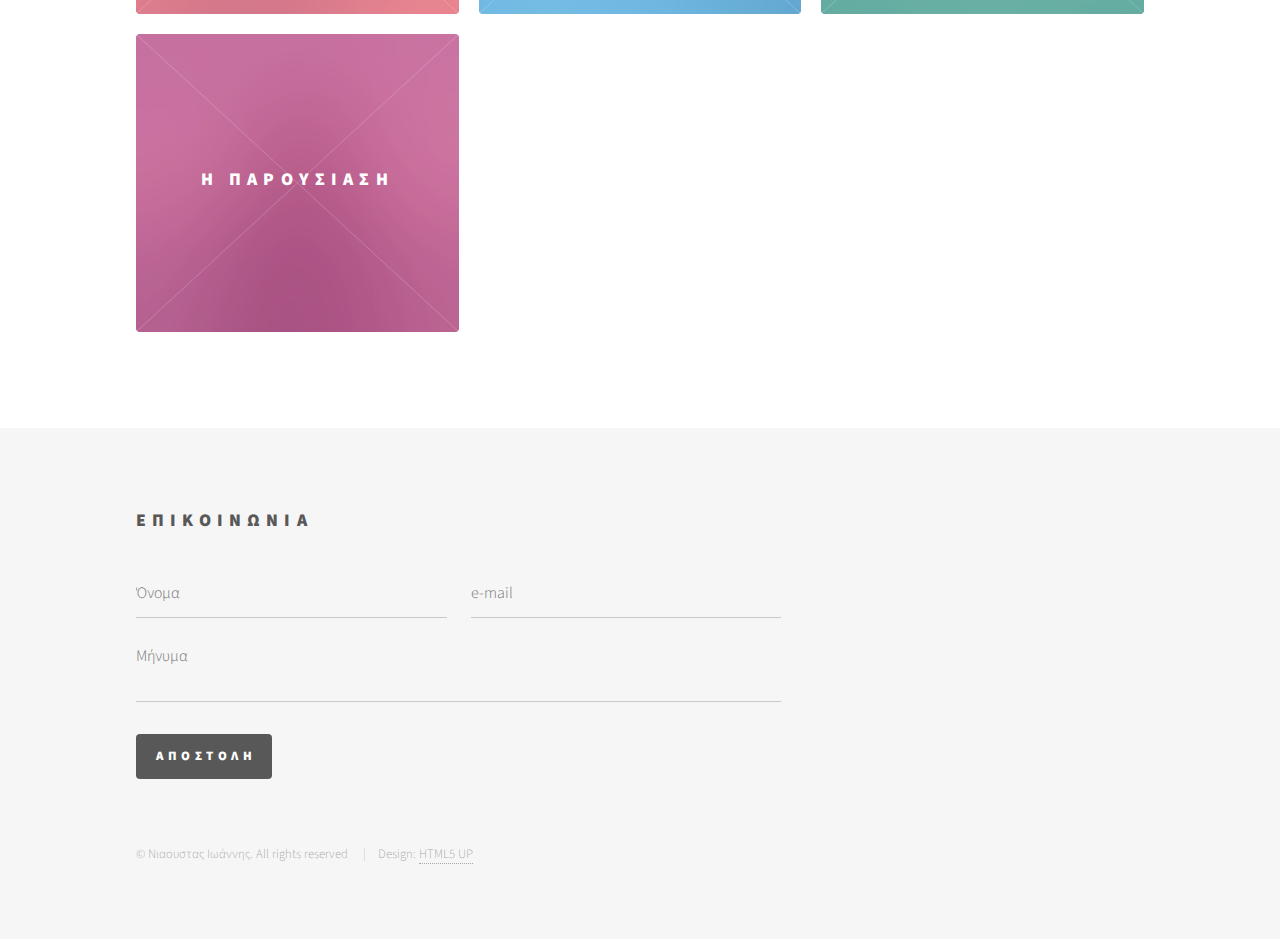
<file: pad1_main.html>
<!DOCTYPE html>
<!--
	Phantom by HTML5 UP
	html5up.net | @ajlkn
	Free for personal and commercial use under the CCA 3.0 license (html5up.net/license)
-->
<html>
  <head>
    <title>ΝΙΑΟΥΣΤΑΣ ΙΩΑΝΝΗΣ ΕΠΠΑΙΚ</title>
    <meta charset="utf-8" />
    <meta
      name="viewport"
      content="width=device-width, initial-scale=1, user-scalable=no"
    />
    <link rel="stylesheet" href="assets/css/main.css" />
    <noscript
      ><link rel="stylesheet" href="assets/css/noscript.css"
    /></noscript>
  </head>
  <body class="is-preload">
    <!-- Wrapper -->
    <div id="wrapper">
      <!-- Header -->
      <header id="header">
        <div class="inner">
          <!-- Logo -->
          <a href="index.html" class="logo">
            <span class="symbol"
              ><img src="images/aspaite-logo.jpg" alt="" /></span
            ><span class="title">ΑΣΠΑΙΤΕ ΕΠΠΑΙΚ ΗΡΑΚΛΕΙΟ</span>
          </a>

          <!-- Nav -->
          <nav>
            <ul>
              <li><a href="#menu">Menu</a></li>
            </ul>
          </nav>
        </div>
      </header>

      <!-- Menu -->
      <nav id="menu">
        <h2>Menu</h2>
        <ul>
          <li><a href="index.html">Αρχική σελίδα</a></li>
          <li><a href="pad1_main.html">1η Μικροδιδασκαλία</a></li>
          <li><a href="#">2η Μικροδιδασκαλία</a></li>
          <li><a href="#">3η Μικροδιδασκαλία</a></li>
          <li><a href="#">1η Προκαταρκτική διδασκαλία</a></li>
          <li><a href="#">2η Προκαταρκτική διδασκαλία</a></li>
          <li><a href="#">Πτυχιακή Διδασκαλία</a></li>
        </ul>
      </nav>

      <!-- Main -->
      <div id="main">
        <div class="inner">
          <h1>Νιάουστας Ιωάννης - 1η Μικροδιδασκαλία</h1>
          <span class="image main"
            ><img src="images/Product-LifeCycle-1140x694.png" alt=""
          /></span>
          <p>
            Η 1η Μικροδιδασκαλία έχει στηριχτεί στο μάθημα Τεχνικά Θέματα
            Πωλήσεων & Προδιαγραφές Υλικού και Λογισμικού, του Τομέα
            Πληροφορικής της Β τάξης των ΕΠΑΛ Ειδικότερα θα αναπτυχθεί η ενότητα
            1.1.3 Κύκλος ζωής προϊόντων (Product Life Cycle).
          </p>
          <p>
            Μετά την ολοκλήρωση του μαθήματος, οι μαθητές θα είναι ικανοί να:
            <br />• ορίζουν τον κύκλο ζωής των προϊόντων <br />• απαριθμούν τα
            Στάδια του Κύκλου Ζωής ενός Προϊόντος και να αναλύουν κάθε ένα
            ξεχωριστά <br />• διαχωρίζουν κάθε προϊόν ανάλογα με τη φάση του
            Κύκλου Ζωής του στην οποία βρίσκεται
          </p>
          <p>
            Παρακάτω κάνοντας κλικ στα έγχρωμα τετράγωνα θα βρούμε όλα τα
            απαραίτητα εργαλεία που θα μας βοηθήσουν στην καλύτερη κατανόηση του
            μαθήματος.
          </p>

          <section class="tiles">
            <article class="style1">
              <span class="image">
                <img src="images/pic01.jpg" alt="" />
              </span>
              <a href="./pad_1/ex1_feedback.htm">
                <h2>Aσκηση 1</h2>
                <div class="content">
                  <p>Άσκηση ανατροφοδότησης</p>
                </div>
              </a>
            </article>
            <article class="style2">
              <span class="image">
                <img src="images/pic02.jpg" alt="" />
              </span>
              <a href="./pad_1/ex2_uderstanding.htm">
                <h2>Ασκηση 2</h2>
                <div class="content">
                  <p>Κουίζ αυτοαξιολόγησης</p>
                </div>
              </a>
            </article>
            <article class="style3">
              <span class="image">
                <img src="images/pic03.jpg" alt="" />
              </span>
              <a href="download/113kyklos_crossword.pdf">
                <h2>δουλεια στο Σπιτι</h2>
                <div class="content">
                  <p>Άσκηση για την επόμενη φορά</p>
                </div>
              </a>
            </article>
            <article class="style4">
              <span class="image">
                <img src="images/pic04.jpg" alt="" />
              </span>
              <a href="download/113_Product Lifecycle_NiaoustasIoannis_ppt.pdf">
                <h2>η παρουσιαση</h2>
                <div class="content">
                  <p>
                    Κατέβασε το αρχείο της παρουσίασης για να σε βοηθήσει στη
                    μελέτη σου
                  </p>
                </div>
              </a>
            </article>
          </section>
        </div>
      </div>
      <!-- Footer -->
      <footer id="footer">
        <div class="inner">
          <section>
            <h2>Επικοινωνια</h2>
            <form method="post" action="mailto:04iniaoustas@eppaik.aspete.gr">
              <div class="fields">
                <div class="field half">
                  <input
                    type="text"
                    name="name"
                    id="name"
                    placeholder="Όνομα"
                  />
                </div>
                <div class="field half">
                  <input
                    type="email"
                    name="email"
                    id="email"
                    placeholder="e-mail"
                  />
                </div>
                <div class="field">
                  <textarea
                    name="message"
                    id="message"
                    placeholder="Μήνυμα"
                  ></textarea>
                </div>
              </div>
              <ul class="actions">
                <li>
                  <input type="submit" value="Αποστολη" class="primary" />
                </li>
              </ul>
            </form>
          </section>
          <!-- <section>
            <h2>Follow</h2>
            <ul class="icons">
              <li>
                <a href="#" class="icon brands style2 fa-twitter"
                  ><span class="label">Twitter</span></a
                >
              </li>
              <li>
                <a href="#" class="icon brands style2 fa-facebook-f"
                  ><span class="label">Facebook</span></a
                >
              </li>
              <li>
                <a href="#" class="icon brands style2 fa-instagram"
                  ><span class="label">Instagram</span></a
                >
              </li>
              <li>
                <a href="#" class="icon brands style2 fa-dribbble"
                  ><span class="label">Dribbble</span></a
                >
              </li>
              <li>
                <a href="#" class="icon brands style2 fa-github"
                  ><span class="label">GitHub</span></a
                >
              </li>
              <li>
                <a href="#" class="icon brands style2 fa-500px"
                  ><span class="label">500px</span></a
                >
              </li>
              <li>
                <a href="#" class="icon solid style2 fa-phone"
                  ><span class="label">Phone</span></a
                >
              </li>
              <li>
                <a href="#" class="icon solid style2 fa-envelope"
                  ><span class="label">Email</span></a
                >
              </li>
            </ul>
          </section> -->
          <ul class="copyright">
            <li>&copy; Νιαουστας Ιωάννης. All rights reserved</li>
            <li>Design: <a href="http://html5up.net">HTML5 UP</a></li>
          </ul>
        </div>
      </footer>
    </div>

    <!-- Scripts -->
    <script src="assets/js/jquery.min.js"></script>
    <script src="assets/js/browser.min.js"></script>
    <script src="assets/js/breakpoints.min.js"></script>
    <script src="assets/js/util.js"></script>
    <script src="assets/js/main.js"></script>
  </body>
</html>
</file>
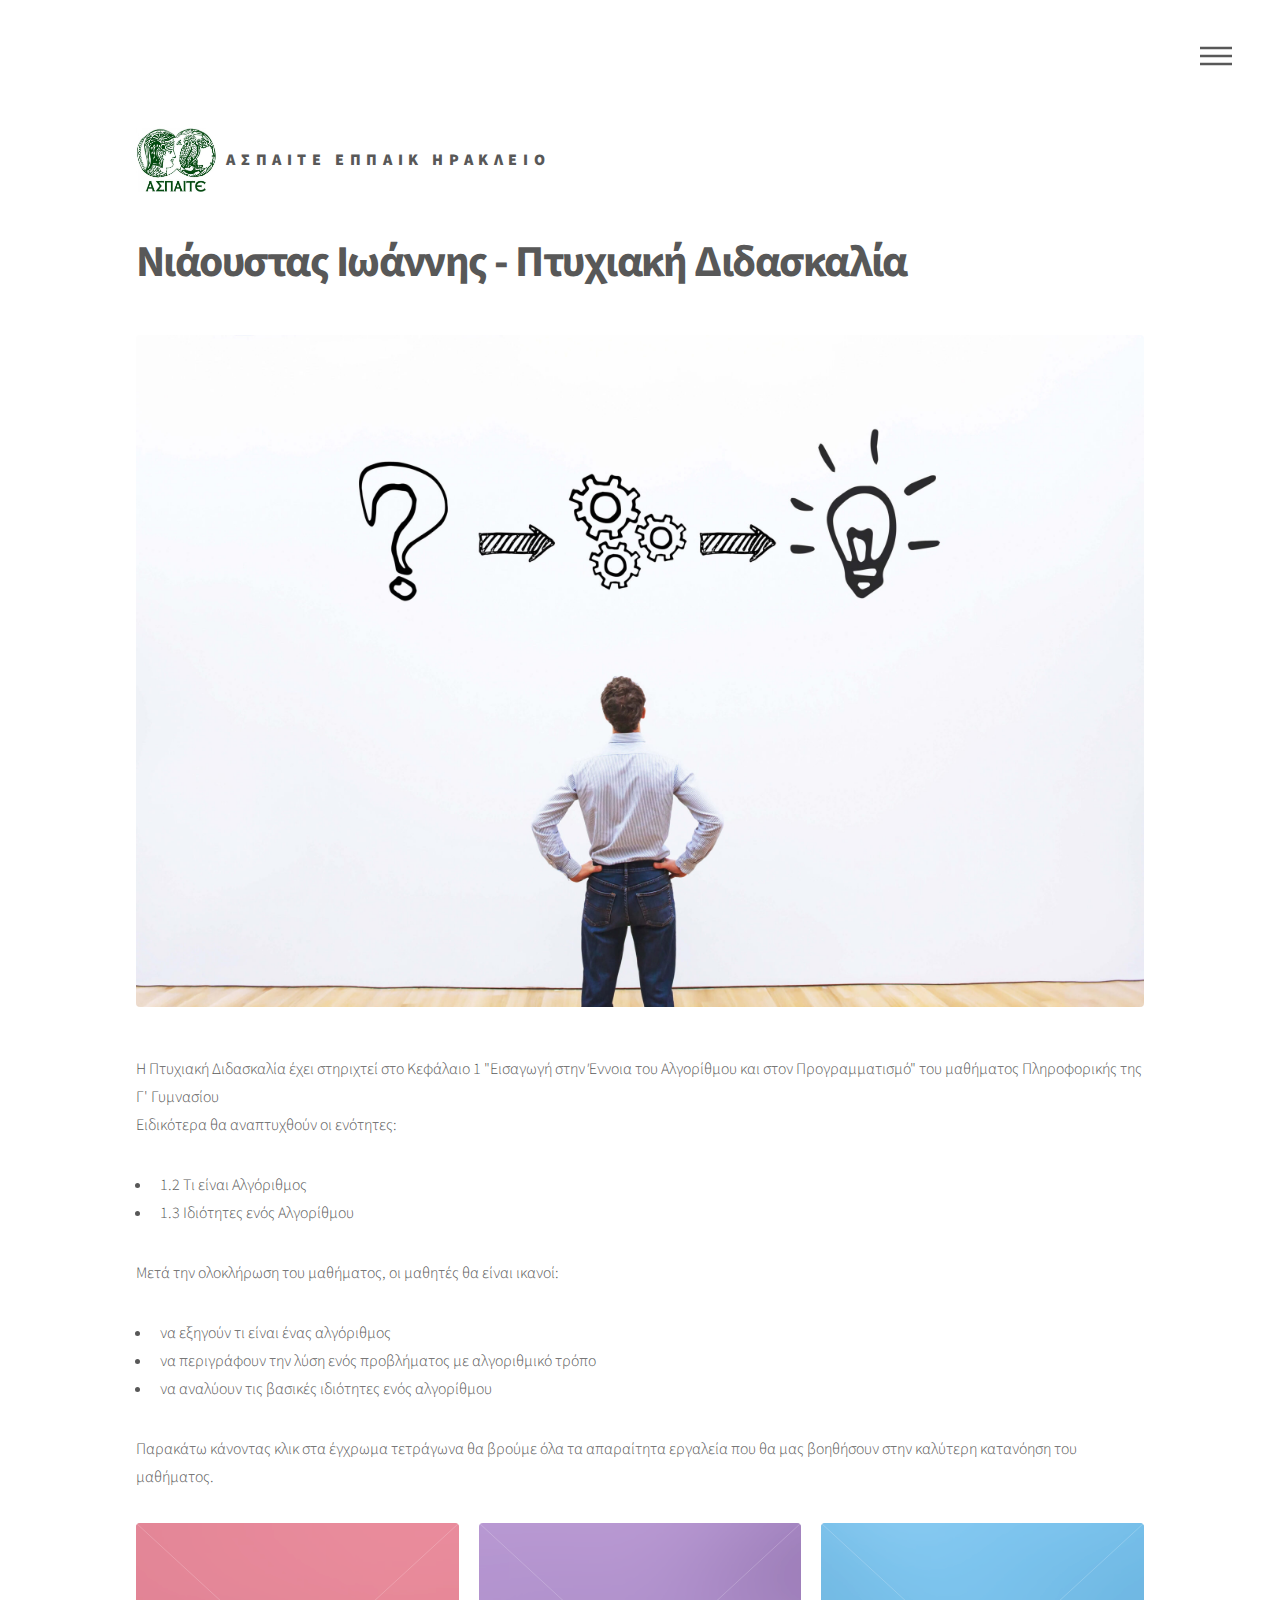
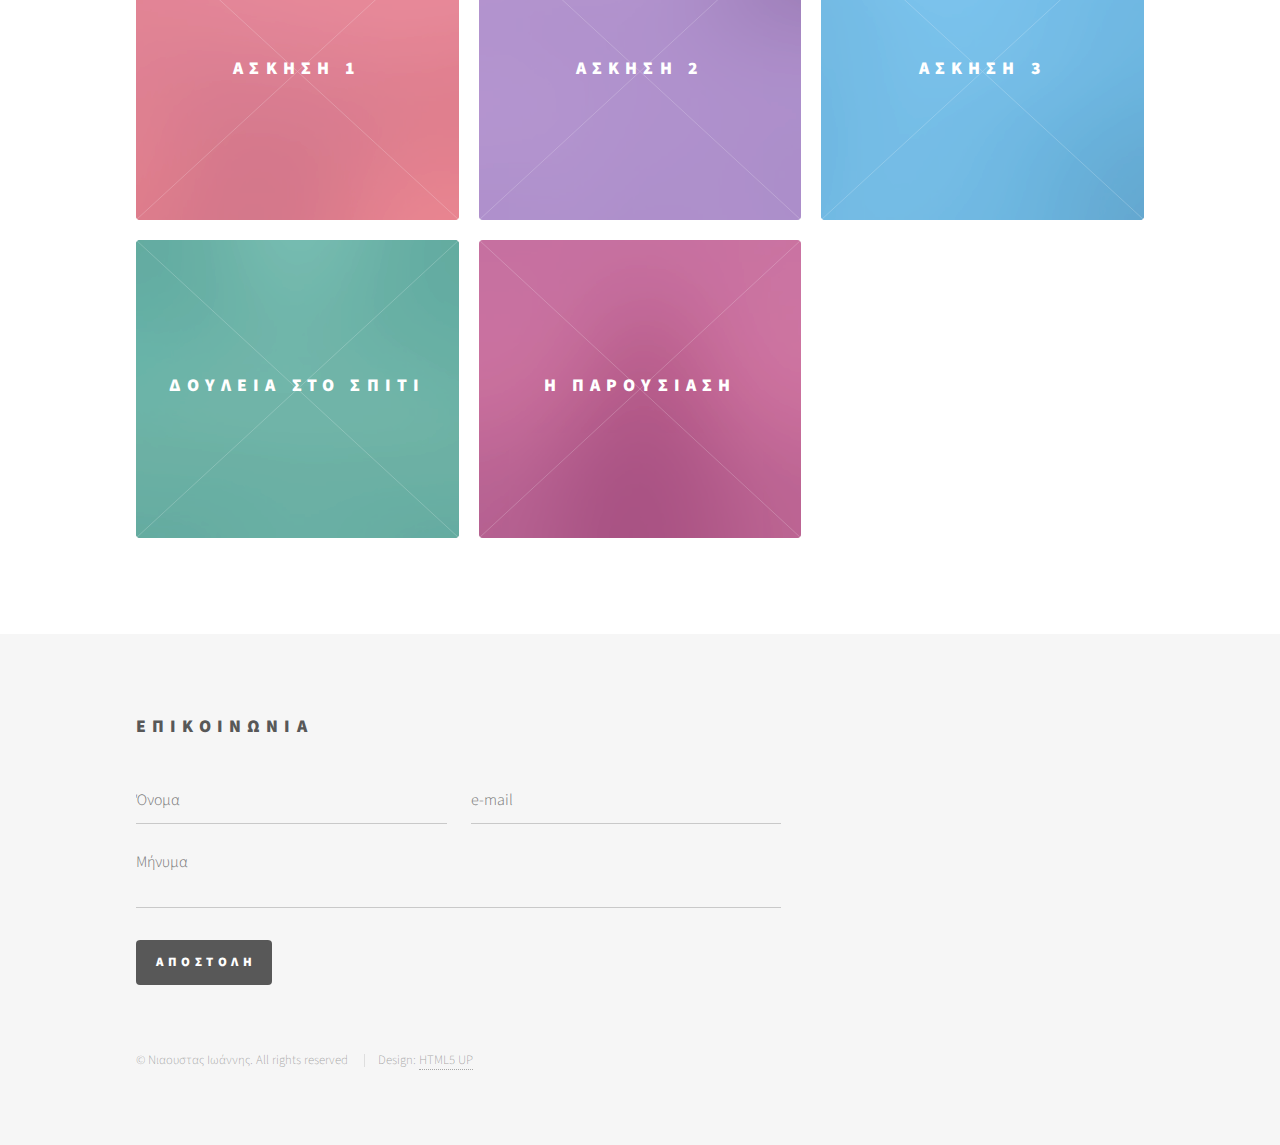
<file: ptyxiaki_main.html>
<!DOCTYPE html>
<!--
	Phantom by HTML5 UP
	html5up.net | @ajlkn
	Free for personal and commercial use under the CCA 3.0 license (html5up.net/license)
-->
<html>
  <head>
    <title>ΝΙΑΟΥΣΤΑΣ ΙΩΑΝΝΗΣ ΕΠΠΑΙΚ</title>
    <meta charset="utf-8" />
    <meta
      name="viewport"
      content="width=device-width, initial-scale=1, user-scalable=no"
    />
    <link rel="stylesheet" href="assets/css/main.css" />
    <noscript
      ><link rel="stylesheet" href="assets/css/noscript.css"
    /></noscript>
  </head>
  <body class="is-preload">
    <!-- Wrapper -->
    <div id="wrapper">
      <!-- Header -->
      <header id="header">
        <div class="inner">
          <!-- Logo -->
          <a href="index.html" class="logo">
            <span class="symbol"
              ><img src="images/aspaite-logo.jpg" alt="" /></span
            ><span class="title">ΑΣΠΑΙΤΕ ΕΠΠΑΙΚ ΗΡΑΚΛΕΙΟ</span>
          </a>

          <!-- Nav -->
          <nav>
            <ul>
              <li><a href="#menu">Menu</a></li>
            </ul>
          </nav>
        </div>
      </header>

      <!-- Menu -->
      <nav id="menu">
        <h2>Menu</h2>
        <ul>
          <li><a href="index.html">Αρχική σελίδα</a></li>
          <li><a href="pad1_main.html">1η Μικροδιδασκαλία</a></li>
          <li><a href="#">2η Μικροδιδασκαλία</a></li>
          <li><a href="#">3η Μικροδιδασκαλία</a></li>
          <li><a href="#">1η Προκαταρκτική διδασκαλία</a></li>
          <li><a href="#">2η Προκαταρκτική διδασκαλία</a></li>
          <li><a href="#">Πτυχιακή Διδασκαλία</a></li>
        </ul>
      </nav>

      <!-- Main -->
      <div id="main">
        <div class="inner">
          <h1>Νιάουστας Ιωάννης - Πτυχιακή Διδασκαλία</h1>
          <span class="image main"
            ><img src="images/AdobeStock_139383121-scaled.jpeg" alt=""
          /></span>
          <p>
            Η Πτυχιακή Διδασκαλία έχει στηριχτεί στο Κεφάλαιο 1 "Εισαγωγή στην Έννοια του Αλγορίθμου και στον
            Προγραμματισμό" του μαθήματος Πληροφορικής της Γ' Γυμνασίου <br> 
            Ειδικότερα θα αναπτυχθούν οι ενότητες:
            <ul>
              <li>1.2 Τι είναι Αλγόριθμος</li>
              <li>1.3 Ιδιότητες ενός Αλγορίθμου</li>
            </ul>
          </p>
          <p>
            Μετά την ολοκλήρωση του μαθήματος, οι μαθητές θα είναι ικανοί:
            <ul>
              <li>να εξηγούν τι είναι ένας αλγόριθμος</li>		    
              <li>να περιγράφουν την λύση ενός προβλήματος με αλγοριθμικό τρόπο</li>
              <li>να αναλύουν τις βασικές ιδιότητες ενός αλγορίθμου</li>
            </ul>
          </p>
          <p>
            Παρακάτω κάνοντας κλικ στα έγχρωμα τετράγωνα θα βρούμε όλα τα
            απαραίτητα εργαλεία που θα μας βοηθήσουν στην καλύτερη κατανόηση του
            μαθήματος.
          </p>

          <section class="tiles">
            <article class="style1">
              <span class="image">
                <img src="images/pic01.jpg" alt="" />
              </span>
              <a href="https://www.transum.org/software/River_Crossing/Level1.asp">
                <h2>Aσκηση 1</h2>
                <div class="content">
                  <p>Άσκηση ανατροφοδότησης<br>
                  Θα χρειαστεί να καταγράψεις τα βήματα του αλγορίθμου</p>
                </div>
              </a>
            </article>
            <article class="style5">
              <span class="image">
                <img src="images/pic05.jpg" alt="" />
              </span>
              <a href="https://webgamesonline.com/towers-of-hanoi/">
                <h2>Aσκηση 2</h2>
                <div class="content">
                  <p>Άσκηση ανατροφοδότησης<br>
                    Θα χρειαστεί να καταγράψεις τα βήματα του αλγορίθμου</p>
                </div>
              </a>
            </article>
            <article class="style2">
              <span class="image">
                <img src="images/pic02.jpg" alt="" />
              </span>
	      <a href="./ptyxiaki/Algorithmos (Published)/index.html">
              <h2>Ασκηση 3</h2>
                <div class="content">
                  <p>Άσκηση αυτοαξιολόγησης</p>
                </div>
              </a>
            </article>
            <article class="style3">
              <span class="image">
                <img src="images/pic03.jpg" alt="" />
              </span>
              <a href="download/Algorithm_worksheet_Home.pdf">
                <h2>δουλεια στο Σπιτι</h2>
                <div class="content">
                  <p>Άσκηση για την επόμενη φορά</p>
                </div>
              </a>
            </article>
            <article class="style4">
              <span class="image">
                <img src="images/pic04.jpg" alt="" />
              </span>
              <a href="download/Algorithm_NiaoustasIoannis.pdf">
                <h2>η παρουσιαση</h2>
                <div class="content">
                  <p>
                    Κατέβασε το αρχείο της παρουσίασης για να σε βοηθήσει στη
                    μελέτη σου
                  </p>
                </div>
              </a>
            </article>
          </section>
        </div>
      </div>
      <!-- Footer -->
      <footer id="footer">
        <div class="inner">
          <section>
            <h2>Επικοινωνια</h2>
            <form method="post" action="mailto:04iniaoustas@eppaik.aspete.gr">
              <div class="fields">
                <div class="field half">
                  <input
                    type="text"
                    name="name"
                    id="name"
                    placeholder="Όνομα"
                  />
                </div>
                <div class="field half">
                  <input
                    type="email"
                    name="email"
                    id="email"
                    placeholder="e-mail"
                  />
                </div>
                <div class="field">
                  <textarea
                    name="message"
                    id="message"
                    placeholder="Μήνυμα"
                  ></textarea>
                </div>
              </div>
              <ul class="actions">
                <li>
                  <input type="submit" value="Αποστολη" class="primary" />
                </li>
              </ul>
            </form>
          </section>
          <!-- <section>
            <h2>Follow</h2>
            <ul class="icons">
              <li>
                <a href="#" class="icon brands style2 fa-twitter"
                  ><span class="label">Twitter</span></a
                >
              </li>
              <li>
                <a href="#" class="icon brands style2 fa-facebook-f"
                  ><span class="label">Facebook</span></a
                >
              </li>
              <li>
                <a href="#" class="icon brands style2 fa-instagram"
                  ><span class="label">Instagram</span></a
                >
              </li>
              <li>
                <a href="#" class="icon brands style2 fa-dribbble"
                  ><span class="label">Dribbble</span></a
                >
              </li>
              <li>
                <a href="#" class="icon brands style2 fa-github"
                  ><span class="label">GitHub</span></a
                >
              </li>
              <li>
                <a href="#" class="icon brands style2 fa-500px"
                  ><span class="label">500px</span></a
                >
              </li>
              <li>
                <a href="#" class="icon solid style2 fa-phone"
                  ><span class="label">Phone</span></a
                >
              </li>
              <li>
                <a href="#" class="icon solid style2 fa-envelope"
                  ><span class="label">Email</span></a
                >
              </li>
            </ul>
          </section> -->
          <ul class="copyright">
            <li>&copy; Νιαουστας Ιωάννης. All rights reserved</li>
            <li>Design: <a href="http://html5up.net">HTML5 UP</a></li>
          </ul>
        </div>
      </footer>
    </div>

    <!-- Scripts -->
    <script src="assets/js/jquery.min.js"></script>
    <script src="assets/js/browser.min.js"></script>
    <script src="assets/js/breakpoints.min.js"></script>
    <script src="assets/js/util.js"></script>
    <script src="assets/js/main.js"></script>
  </body>
</html>
</file>
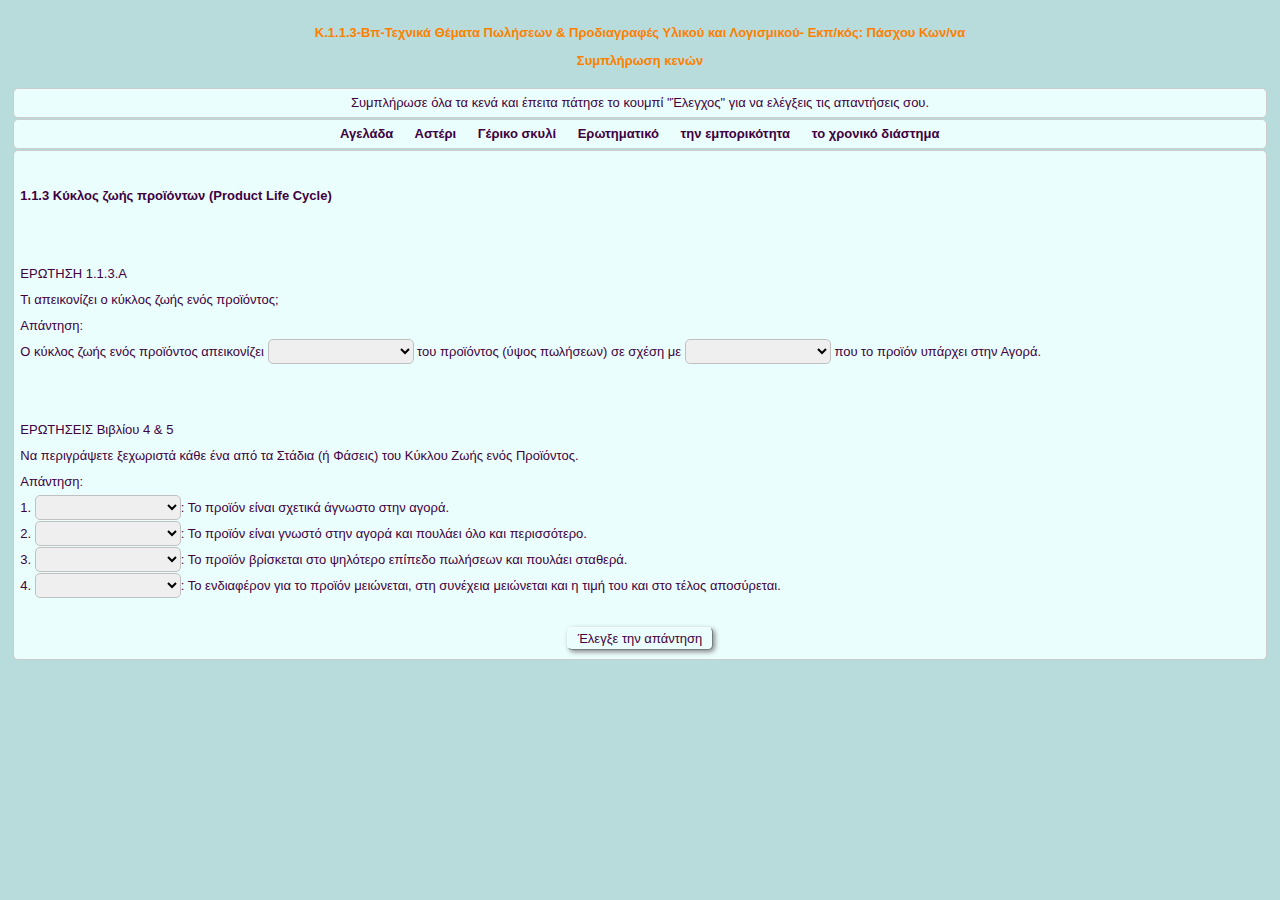
<file: testfile.html>
<!DOCTYPE html PUBLIC "-//W3C//DTD XHTML 1.1//EN" "xhtml11.dtd">
<!-- saved from url=(0101)http://paschouk.mysch.gr/e-yliko/BP-TechPolis-ProdiagrHS/BP-TechThemPoliseon_K1.1.3_Cloze_Paschou.htm -->
<html xmlns="http://www.w3.org/1999/xhtml" xml:lang="en"><head><meta http-equiv="Content-Type" content="text/html; charset=windows-1252"><meta name="author" content="Created with Hot Potatoes by Half-Baked Software, registered to Constance."><meta name="keywords" content="Hot Potatoes, Hot Potatoes, Half-Baked Software, Windows, University of Victoria">

<link rel="schema.DC" href="http://purl.org/dc/elements/1.1/">
<meta name="DC:Creator" content="Constance">
<meta name="DC:Creator" content="Tina">
<meta name="DC:Title" content="&#922;.1.1.3-&#914;&#960;-&#932;&#949;&#967;&#957;&#953;&#954;&#940; &#920;&#941;&#956;&#945;&#964;&#945; &#928;&#969;&#955;&#942;&#963;&#949;&#969;&#957; &amp; &#928;&#961;&#959;&#948;&#953;&#945;&#947;&#961;&#945;&#966;&#941;&#962; &#933;&#955;&#953;&#954;&#959;&#973; &#954;&#945;&#953; &#923;&#959;&#947;&#953;&#963;&#956;&#953;&#954;&#959;&#973;- &#917;&#954;&#960;/&#954;&#972;&#962;: &#928;&#940;&#963;&#967;&#959;&#965; &#922;&#969;&#957;/&#957;&#945;">


 

<title>
&#922;.1.1.3-&#914;&#960;-&#932;&#949;&#967;&#957;&#953;&#954;&#940; &#920;&#941;&#956;&#945;&#964;&#945; &#928;&#969;&#955;&#942;&#963;&#949;&#969;&#957; &amp; &#928;&#961;&#959;&#948;&#953;&#945;&#947;&#961;&#945;&#966;&#941;&#962; &#933;&#955;&#953;&#954;&#959;&#973; &#954;&#945;&#953; &#923;&#959;&#947;&#953;&#963;&#956;&#953;&#954;&#959;&#973;- &#917;&#954;&#960;/&#954;&#972;&#962;: &#928;&#940;&#963;&#967;&#959;&#965; &#922;&#969;&#957;/&#957;&#945;
</title>

<!-- Made with executable version 6.3 Release 0 Build 4 -->

<!-- The following insertion allows you to add your own code directly to this head tag from the configuration screen -->



<style type="text/css">


/* This is a modified CSS3 stylesheet for rounded corners of buttons,
the layout boxes and the input boxes in the exercise,
as well as dropshadows on buttons and draggable cards in JMix darg and drop */

   /* Modified by Stan Bogdanov - stanbogdanov@yahoo.com */
  /*  hp6.cs_            */ 
 /*  v1.4               */
/*  8 December 2013    */  

/* Elements in square brackets are replaced by data based on configuration settings when the exercise is built. */

/* BeginCorePageCSS */

/* Made with executable version 6.3 Release 0 Build 4 */


/* Hack to hide a nested Quicktime player from IE, which can't handle it. */
* html object.MediaPlayerNotForIE {
	display: none;
}

body{
	font-family: Arial,Geneva,sans-serif;
	background-color: #b8dcdc;
	color: #400040;
 
	margin-right: 1%;
	margin-left: 1%;
	font-size: small;
}

p{
	text-align: left;
	margin: 0px;
	font-size: 100%;
}

table,div,span,td{
	font-size: 100%;
	color: #400040;
}

div.Titles{
	padding: 0.5em;;
	text-align: center;
	color: #ff8000;
}

button{
	font-family: Arial,Geneva,sans-serif;
	font-size: 100%;
	display: inline;
/* Stan_Rounded buttons */
	-khtml-border-radius: 5px;
	-moz-border-radius: 10px;
	-webkit-border-radius: 5px;
	border-radius: 5px;
	padding: 4px 17px;
	margin:2px;
/* Stan_Rounded buttons  END*/
}

button:link,
button:visited,
button:hover,
button:focus,
button:active {
	outline: none;
}


.ExerciseTitle{
	font-size: 100%;
	color: #ff8000;
}

.ExerciseSubtitle{
	font-size: 100%;
	color: #ff8000;
}

div.StdDiv{
	background-color: #ebfefe;
	text-align: center;
	font-size: 100%;
	color: #400040;
	padding: 0.5em;
	border: 1px solid #ccc;
	margin-bottom: 1px;
/*Stan Rounded corners of layout boxes */	
	-khtml-border-radius: 5px;
	-moz-border-radius: 10px;
	-webkit-border-radius: 5px;
	border-radius: 5px;
/*Stan Rounded corners of layout boxes */	
}

/* EndCorePageCSS */

.RTLText{
	text-align: right;
	font-size: 150%;
	direction: rtl;
	font-family: "Simplified Arabic", "Traditional Arabic", "Times New Roman", Arial,Geneva,sans-serif; 
}

.CentredRTLText{
	text-align: center;
	font-size: 150%;
	direction: rtl;
	font-family: "Simplified Arabic", "Traditional Arabic", "Times New Roman", Arial,Geneva,sans-serif; 
}

button p.RTLText{
	text-align: center;
}

.RTLGapBox{
	text-align: right;
	font-size: 150%;
	direction: rtl;
	font-family: "Times New Roman", Arial,Geneva,sans-serif;
}

.Guess{
	font-weight: bold;
}

.CorrectAnswer{
	font-weight: bold;
}

div#Timer{
	padding: 0.25em;
	margin-left: auto;
	margin-right: auto;
	text-align: center;
	color: #ff8000;

}

span#TimerText{
	padding: 0.25em;
	border-width: 1px;
	border-style: solid;
	font-weight: bold;
	display: none;
	color: #ff8000;
/* Stan  rounded corners of timer */	
 -khtml-border-radius: 10px;
 -moz-border-radius: 15px;
 -webkit-border-radius: 10px;
  border-radius: 10px;
  /* Stan  rounded corners of timer end */
}

span.Instructions{

}

div.ExerciseText{

}

.FeedbackText, .FeedbackText span.CorrectAnswer, .FeedbackText span.Guess, .FeedbackText span.Answer{
	color: #ff8000;
}

.LeftItem{
	font-size: 100%;
	color: #400040;
	text-align: left;
}

.RightItem{
	font-weight: bold;
	font-size: 100%;
	color: #400040;
}

span.CorrectMark{

}


input, textarea{
	font-family: Verdana,Geneva,Arial,sans-serif;
	font-size: 100%;
	
/* Stan_rounded border of input boxes and textarea */
	-khtml-border-radius: 5px;
	-moz-border-radius: 10px;
	-webkit-border-radius: 5px;
	border-radius: 5px;
	padding: 5px;
/* Stan_rounded border of input boxes and textarea END */
}

/* Stan_rounded focus border of input boxes and textarea */

input:focus, textarea:focus {
	outline: none; 
	-khtml-border-radius: 5px;
	-moz-border-radius: 10px;
	-webkit-border-radius: 5px;
	border-radius: 5px;
	padding: 5px;
/* Stan rounded focus border of input boxes and textarea end 8 December 2012 */	


/* Stan inset dropshade of input boxes and textarea */
	-moz-box-shadow: -1px -1px 5px #888;
	-webkit-box-shadow: -1px -1px 5px #888;
	box-shadow: -1px -1px 5px #888;
/* Stan inset dropshade of input boxes and textarea end 8 December 2012 */
	}
	
select{
	font-size: 100%;
	/* Stan - Rounded menu */
	-khtml-border-radius: 5px;
	-moz-border-radius: 10px;
	-webkit-border-radius: 5px;
	border-radius: 5px;
	padding: 3px 2px 3px 5px;
	border: 1px solid silver;
/* Stan - Rounded menu END */
}

select:focus {
outline:none;
}

div.Feedback {
	background-color: #b8dcdc;
	left: 33%;
	width: 34%;
	top: 33%;
	z-index: 1;
	border-style: solid;
	border-width: 1px;
	border-color: #ff8000;
	padding: 5px;
	text-align: center;
	color: #ff8000;
	position: absolute;
	display: none;
	font-size: 100%;
/* Stan_rounded border of feedback box */
	-khtml-border-radius: 5px;
	-moz-border-radius: 10px;
	-webkit-border-radius: 5px;
	border-radius: 5px;
	padding: 5px;
/* Stan_rounded border of fixed box END */
	
}




div.ExerciseDiv{
	color: #400040;
}

/* JMatch flashcard styles */
table.FlashcardTable{
	background-color: transparent;
	color: #400040;
	border-color: #400040;
	margin-left: 5%;
	margin-right: 5%;
	margin-top: 2em;
	margin-bottom: 2em;
	width: 90%;
	position: relative;
	text-align: center;
	padding: 0px;
}

table.FlashcardTable tr{
	border-style: none;
	margin: 0px;
	padding: 0px;
	background-color: #ebfefe;
}

table.FlashcardTable td.Showing{
	font-size: 140%;
	text-align: center;
	width: 50%;
	display: table-cell;
	padding: 2em;
	margin: 0px;
	border-style: solid;
	border-width: 1px;
	color: #400040;
	background-color: #ebfefe;
}

table.FlashcardTable td.Hidden{
	display: none;
}

/* JMix styles */
div#SegmentDiv{
	margin-top: 2em;
	margin-bottom: 2em;
	text-align: center;
}

a.ExSegment{
	font-size: 120%;
	font-weight: bold;
	text-decoration: none;
	color: #400040;
}

span.RemainingWordList{
	font-style: italic;
}

div.DropLine {
	position: absolute;
	text-align: center;
	border-bottom-style: solid;
	border-bottom-width: 1px;
	border-bottom-color: #ff8000;
	width: 80%;
}

/* JCloze styles */

.ClozeWordList{
	text-align: center;
	font-weight: bold;
}

div.ClozeBody{
	text-align: left;
	margin-top: 2em;
	margin-bottom: 2em;
	line-height: 2.0
}

span.GapSpan{
	font-weight: bold;
}

/* JCross styles */

table.CrosswordGrid{
	margin: auto auto 1em auto;
	border-collapse: collapse;
	padding: 0px;
	background-color: #000000;
}

table.CrosswordGrid tbody tr td{
	width: 1.5em;
	height: 1.5em;
	text-align: center;
	vertical-align: middle;
	font-size: 140%;
	padding: 1px;
	margin: 0px;
	border-style: solid;
	border-width: 1px;
	border-color: #000000;
	color: #000000;
}

table.CrosswordGrid span{
	color: #000000;
}

table.CrosswordGrid td.BlankCell{
	background-color: #000000;
	color: #000000;
}

table.CrosswordGrid td.LetterOnlyCell{
	text-align: center;
	vertical-align: middle;
	background-color: #ffffff;
	color: #000000;
	font-weight: bold;
}

table.CrosswordGrid td.NumLetterCell{
	text-align: left;
	vertical-align: top;
	background-color: #ffffff;
	color: #000000;
	padding: 1px;
	font-weight: bold;
}

.NumLetterCellText{
	cursor: pointer;
	color: #000000;
}

.GridNum{
	vertical-align: super;
	font-size: 66%;
	font-weight: bold;
	text-decoration: none;
	color: #000000;
}

.GridNum:hover, .GridNum:visited{
	color: #000000;
}

table#Clues{
	margin: auto;
	vertical-align: top;
}

table#Clues td{
	vertical-align: top;
}

table.ClueList{
  margin: auto;
}

td.ClueNum{
	text-align: right;
	font-weight: bold;
	vertical-align: top;
}

td.Clue{
	text-align: left;
}

div#ClueEntry{
	text-align: left;
	margin-bottom: 1em;
}

/* Keypad styles */

div.Keypad{
	text-align: center;
	display: none; /* initially hidden, shown if needed */
	margin-bottom: 0.5em;
}

div.Keypad button{
	font-family: Arial,Geneva,sans-serif;
	font-size: 100%;
	background-color: #ffffff;
	color: #000000;
	width: 2em;
}

/* JQuiz styles */

div.QuestionNavigation{
	text-align: center;
}

.QNum{
	margin: 0em 1em 0.5em 1em;
	font-weight: bold;
	vertical-align: middle;
}

textarea{
	font-family: Arial,Geneva,sans-serif;
	border: 1px solid #ccc;
}

.QuestionText{
	text-align: left;
	margin: 0px;
	font-size: 100%;
}

.Answer{
	font-size: 100%;
	letter-spacing: 0.1em;
}

.PartialAnswer{
	font-size: 100%;
	letter-spacing: 0.1em;
	color: #ff8000;
}

.Highlight{
	color: #000000;
	background-color: gold;
	font-weight: bold;
	font-size: 100%;
}

ol.QuizQuestions{
	text-align: left;
	list-style-type: none;
}

li.QuizQuestion{
	padding: 1em;
	border-color: #ccc;
}

ol.MCAnswers{
	text-align: left;
	list-style-type: upper-alpha;
	padding: 1em;
}

ol.MCAnswers li{
	margin-bottom: 1em;
}

ol.MSelAnswers{
	text-align: left;
	list-style-type: lower-alpha;
	padding: 1em;
}

div.ShortAnswer{
	padding: 1em;
}

.FuncButton {
	text-align: center;
	border: 1px solid silver;
	margin-right:2px;

	border-left-color: #f5fefe;
	border-top-color: #f5fefe;
	border-right-color: #757f7f;
	border-bottom-color: #757f7f;
	color: #400040;
	background-color: #ebfefe;


	padding: 3px 6px 3px 6px;
	cursor: pointer;
/* Stan Button Shadow Dec 4 2012*/	
	-moz-box-shadow: 2px 2px 5px #888;
	-webkit-box-shadow: 2px 2px 5px #888;
	box-shadow: 2px 2px 5px #888;
/* Stan Button Shadow end */
}

.FuncButtonUp {
	text-align: center;
	border: 1px solid silver;
	margin-right:2px;

	border-left-color: #f5fefe;
	border-top-color: #f5fefe;
	border-right-color: #757f7f;
	border-bottom-color: #757f7f;

	background-color: #ff8000;
	color: #ebfefe;

	padding: 3px 6px 3px 6px;
	cursor: pointer;

/ *Stan Button Shadow */	
	-moz-box-shadow: -2px -2px 5px #888;
	-webkit-box-shadow: -2px -2px 5px #888;
	box-shadow: -2px -2px 5px #888;
/* Stan Button Shadow end  Dec 4 2012*/
}

.FuncButtonDown {
	text-align: center;
	border:1px solid silver;
	margin-right:2px;

	border-left-color: #757f7f;
	border-top-color: #757f7f;
	border-right-color: #f5fefe;
	border-bottom-color: #f5fefe;
	background-color: #ff8000;
	color: #ebfefe;


	padding: 3px 6px 3px 6px;
	cursor: pointer;
	/* Stan Button Shadow  */
/ *Stan Button Shadow Dec 4 2012 */	
	-moz-box-shadow: -2px -2px 5px #888;
	-webkit-box-shadow: -2px -2px 5px #888;
	box-shadow: -2px -2px 5px #888;
/* Stan Button Shadow end */
}

/*BeginNavBarStyle*/

div.NavButtonBar{
	background-color: #ff8000;
	text-align: center;
	margin: 2px 0px 2px 0px;
	clear: both;
	font-size: 100%;
	border: 1px solid #7f4000;
/* Stan Rounded corner of Nav Bar */	
-khtml-border-radius: 5px;
-moz-border-radius: 10px;
-webkit-border-radius: 5px;
border-radius: 5px
/* Stan Rounded corner of Nav Bar  end */
/* Stan NavBar Shadow Dec 6 2012 */	
	-moz-box-shadow: -2px -2px 5px #888;
	-webkit-box-shadow: -2px -2px 5px #888;
	box-shadow: -2px -2px 5px #888;
/* Stan navBar Shadow end  Dec 6 2012 */
}

.NavButton {
	border: 1px solid silver;
	
	border-left-color: #ffbf7f;
	border-top-color: #ffbf7f;
	border-right-color: #7f4000;
	border-bottom-color: #7f4000;
	background-color: #ff8000;
	color: #000000;


	cursor: pointer;	
/* Stan Shadow on buttons Dec 4 2012 */	
-moz-box-shadow: 2px 2px 5px #7f4000;
-webkit-box-shadow: 2px 2px 5px #7f4000;
box-shadow: 2px 2px 5px #7f4000;
/* Stan Shadow on buttons end */
}

.NavButtonUp {
	border:1px solid silver;

	border-left-color: #ffbf7f;
	border-top-color: #ffbf7f;
	border-right-color: #7f4000;
	border-bottom-color: #7f4000;
	color: #ff8000;
	background-color: #ebfefe;

	cursor: pointer;	
/* Stan Shadow on buttons Dec 4 2012 */
	-moz-box-shadow: -2px -2px 5px #7f4000;
	-webkit-box-shadow: -2px -2px 5px #7f4000;
	box-shadow: -2px -2px 5px #7f4000;
/* Stan Shadow on buttons end */
}

.NavButtonDown {
	border: 1px solid silver;

	border-left-color: #7f4000;
	border-top-color: #7f4000;
	border-right-color: #ffbf7f;
	border-bottom-color: #ffbf7f;
	color: #ff8000;
	background-color: #ebfefe;

	cursor: pointer;
/* Stan Shadow on buttons Dec 4 2012 */
	-moz-box-shadow: -2px -2px 5px #7f4000;
	-webkit-box-shadow: -2px -2px 5px #7f4000;
	box-shadow: -2px -2px 5px #7f4000;
/* Stan Shadow on buttons end */	
}

/*EndNavBarStyle*/

a{
	color: #0000FF;
}

a:visited{
	color: #0000CC;
}

a:hover{
	color: #0000FF;
}

div.CardStyle {
	position: absolute;
	font-family: Arial,Geneva,sans-serif;
	font-size: 100%;
	padding: 5px;
	border: 1px solid silver;
	color: #400040;
	background-color: #ebfefe;
	left: -50px;
	top: -50px;
	overflow: visible;
	
/* Stan_rounded border of cards */
	-khtml-border-radius: 5px;
	-moz-border-radius: 10px;
	-webkit-border-radius: 5px;
	border-radius: 5px;
/* Stan_rounded border of cards END */

/* Stan card Shadow Dec 4 2012 */
-moz-box-shadow:3px 3px 3px #888;
-webkit-box-shadow: 3px 3px 3px #888;
box-shadow: 3px 3px 3px #888;
/* Stan card Shadow end */
}

.rtl{
	text-align: right;
	font-size: 140%;
}


</style>

<script type="text/javascript">

//<![CDATA[

<!--


//MDH_SCORM modification to support SCORM 1.2 functionality on LMS
/* JavaScript to find the SCORM API if it is available */
/* Based on a model at <http://www.claroline.net/doc/en/index.php/How_do_I_create_SCORM_content%3F> */

var API = null; /* SCORM API */

/* look up through the frameset hierarchy for the SCORM API */
function findAPI(win)
{
	while ((win.API == null) && (win.parent != null) && (win.parent != win))
	{
		win = win.parent;
	}
	API = win.API;
}

/* initialize the SCORM API */
function initAPI(win)
{
	/* look for the SCORM API up in the frameset */
	findAPI(win);

	/* if we still have not found the API, look at the opener and its frameset */
	if ((API == null) && (win.opener != null))
	{
		findAPI(win.opener);
	}
}

var ScormSubmitted = false; //use this to check whether LMSFinish has been called later.

function ScormStartUp(){
	initAPI(window);
	if (API != null){
		API.LMSInitialize(''); 
		API.LMSSetValue('cmi.core.lesson_status', 'browsed');
		API.LMSSetValue('cmi.core.score.min', 0);
		API.LMSSetValue('cmi.core.score.max', 100);
		API.LMSCommit('');
	}
}

function CheckLMSFinish(){
	if (API != null){
		if (ScormSubmitted == false){
			API.LMSCommit('');
			API.LMSFinish('');
			ScormSubmitted = true;
		}
	}
}

function SetScormIncomplete(){
	if (ScormSubmitted == true){
		return;
	}
	SetScormScore();
	if (API != null){
		API.LMSSetValue('cmi.core.lesson_status', 'incomplete');
		API.LMSSetValue('cmi.core.session_time', MillisecondsToTime((new Date()).getTime() - ScormStartTime));
		API.LMSCommit('');
	}
}

function SetScormComplete(){
	if (API != null){
		API.LMSSetValue('cmi.core.session_time', MillisecondsToTime((new Date()).getTime() - ScormStartTime));
		API.LMSSetValue('cmi.core.lesson_status', 'completed');
		SetScormScore();
		API.LMSCommit('');
		API.LMSFinish('');
		ScormSubmitted = true;
	}
}

var ScormStartTime = (new Date()).getTime();

var SuspendData = '';

function SetScormTimedOut(){
	if (API != null){
		if (ScormSubmitted == false){
			SetScormScore();
			API.LMSSetValue('cmi.core.exit', 'time-out'); 
			API.LMSCommit('');
			CheckLMSFinish();
		}
	}
}

//TIME RENDERING FUNCTION
function MillisecondsToTime(Seconds){
	Seconds = Math.round(Seconds/1000);
	var S = Seconds % 60;
	Seconds -= S;
	if (S < 10){S = '0' + S;}
	var M = (Seconds / 60) % 60;
	if (M < 10){M = '0' + M;}
	var H = Math.floor(Seconds / 3600);
	if (H < 10){H = '0' + H;}
	return H + ':' + M + ':' + S;
}




function Client(){
//if not a DOM browser, hopeless
	this.min = false; if (document.getElementById){this.min = true;};

	this.ua = navigator.userAgent;
	this.name = navigator.appName;
	this.ver = navigator.appVersion;  

//Get data about the browser
	this.mac = (this.ver.indexOf('Mac') != -1);
	this.win = (this.ver.indexOf('Windows') != -1);

//Look for Gecko
	this.gecko = (this.ua.indexOf('Gecko') > 1);
	if (this.gecko){
		this.geckoVer = parseInt(this.ua.substring(this.ua.indexOf('Gecko')+6, this.ua.length));
		if (this.geckoVer < 20020000){this.min = false;}
	}
	
//Look for Firebird
	this.firebird = (this.ua.indexOf('Firebird') > 1);
	
//Look for Safari
	this.safari = (this.ua.indexOf('Safari') > 1);
	if (this.safari){
		this.gecko = false;
	}
	
//Look for IE
	this.ie = (this.ua.indexOf('MSIE') > 0);
	if (this.ie){
		this.ieVer = parseFloat(this.ua.substring(this.ua.indexOf('MSIE')+5, this.ua.length));
		if (this.ieVer < 5.5){this.min = false;}
	}
	
//Look for Opera
	this.opera = (this.ua.indexOf('Opera') > 0);
	if (this.opera){
		this.operaVer = parseFloat(this.ua.substring(this.ua.indexOf('Opera')+6, this.ua.length));
		if (this.operaVer < 7.04){this.min = false;}
	}
	if (this.min == false){
		alert('Your browser may not be able to handle this page.');
	}
	
//Special case for the horrible ie5mac
	this.ie5mac = (this.ie&&this.mac&&(this.ieVer<6));
}

var C = new Client();

//for (prop in C){
//	alert(prop + ': ' + C[prop]);
//}



//CODE FOR HANDLING NAV BUTTONS AND FUNCTION BUTTONS

//[strNavBarJS]
function NavBtnOver(Btn){
	if (Btn.className != 'NavButtonDown'){Btn.className = 'NavButtonUp';}
}

function NavBtnOut(Btn){
	Btn.className = 'NavButton';
}

function NavBtnDown(Btn){
	Btn.className = 'NavButtonDown';
}
//[/strNavBarJS]

function FuncBtnOver(Btn){
	if (Btn.className != 'FuncButtonDown'){Btn.className = 'FuncButtonUp';}
}

function FuncBtnOut(Btn){
	Btn.className = 'FuncButton';
}

function FuncBtnDown(Btn){
	Btn.className = 'FuncButtonDown';
}

function FocusAButton(){
	if (document.getElementById('CheckButton1') != null){
		document.getElementById('CheckButton1').focus();
	}
	else{
		if (document.getElementById('CheckButton2') != null){
			document.getElementById('CheckButton2').focus();
		}
		else{
			document.getElementsByTagName('button')[0].focus();
		}
	}
}




//CODE FOR HANDLING DISPLAY OF POPUP FEEDBACK BOX

var topZ = 1000;

function ShowMessage(Feedback){
	var Output = Feedback + '<br /><br />';
	document.getElementById('FeedbackContent').innerHTML = Output;
	var FDiv = document.getElementById('FeedbackDiv');
	topZ++;
	FDiv.style.zIndex = topZ;
	FDiv.style.top = TopSettingWithScrollOffset(30) + 'px';

	FDiv.style.display = 'block';

	ShowElements(false, 'input');
	ShowElements(false, 'select');
	ShowElements(false, 'object');
	ShowElements(true, 'object', 'FeedbackContent');

//Focus the OK button
	setTimeout("document.getElementById('FeedbackOKButton').focus()", 50);
	
//
}

function ShowElements(Show, TagName, ContainerToReverse){
// added third argument to allow objects in the feedback box to appear
//IE bug -- hide all the form elements that will show through the popup
//FF on Mac bug : doesn't redisplay objects whose visibility is set to visible
//unless the object's display property is changed

	//get container object (by Id passed in, or use document otherwise)
	TopNode = document.getElementById(ContainerToReverse);
	var Els;
	if (TopNode != null) {
		Els = TopNode.getElementsByTagName(TagName);
	} else {
		Els = document.getElementsByTagName(TagName);
	}

	for (var i=0; i<Els.length; i++){
		if (TagName == "object") {
			//manipulate object elements in all browsers
			if (Show == true){
				Els[i].style.visibility = 'visible';
				//get Mac FireFox to manipulate display, to force screen redraw
				if (C.mac && C.gecko) {Els[i].style.display = '';}
			}
			else{
				Els[i].style.visibility = 'hidden';
				if (C.mac && C.gecko) {Els[i].style.display = 'none';}
			}
		} 
		else {
			// tagName is either input or select (that is, Form Elements)
			// ie6 has a problem with Form elements, so manipulate those
			if (C.ie) {
				if (C.ieVer < 7) {
					if (Show == true){
						Els[i].style.visibility = 'visible';
					}
					else{
						Els[i].style.visibility = 'hidden';
					}
				}
			}
		}
	}
}



function HideFeedback(){
	document.getElementById('FeedbackDiv').style.display = 'none';
	ShowElements(true, 'input');
	ShowElements(true, 'select');
	ShowElements(true, 'object');
	if (Finished == true){
		Finish();
	}
}


//GENERAL UTILITY FUNCTIONS AND VARIABLES

//PAGE DIMENSION FUNCTIONS
function PageDim(){
//Get the page width and height
	this.W = 600;
	this.H = 400;
	this.W = document.getElementsByTagName('body')[0].clientWidth;
	this.H = document.getElementsByTagName('body')[0].clientHeight;
}

var pg = null;

function GetPageXY(El) {
	var XY = {x: 0, y: 0};
	while(El){
		XY.x += El.offsetLeft;
		XY.y += El.offsetTop;
		El = El.offsetParent;
	}
	return XY;
}

function GetScrollTop(){
	if (typeof(window.pageYOffset) == 'number'){
		return window.pageYOffset;
	}
	else{
		if ((document.body)&&(document.body.scrollTop)){
			return document.body.scrollTop;
		}
		else{
			if ((document.documentElement)&&(document.documentElement.scrollTop)){
				return document.documentElement.scrollTop;
			}
			else{
				return 0;
			}
		}
	}
}

function GetViewportHeight(){
	if (typeof window.innerHeight != 'undefined'){
		return window.innerHeight;
	}
	else{
		if (((typeof document.documentElement != 'undefined')&&(typeof document.documentElement.clientHeight !=
     'undefined'))&&(document.documentElement.clientHeight != 0)){
			return document.documentElement.clientHeight;
		}
		else{
			return document.getElementsByTagName('body')[0].clientHeight;
		}
	}
}

function TopSettingWithScrollOffset(TopPercent){
	var T = Math.floor(GetViewportHeight() * (TopPercent/100));
	return GetScrollTop() + T; 
}

//CODE FOR AVOIDING LOSS OF DATA WHEN BACKSPACE KEY INVOKES history.back()
var InTextBox = false;

function SuppressBackspace(e){ 
	if (InTextBox == true){return;}
	if (C.ie) {
		thisKey = window.event.keyCode;
	}
	else {
		thisKey = e.keyCode;
	}

	var Suppress = false;

	if (thisKey == 8) {
		Suppress = true;
	}

	if (Suppress == true){
		if (C.ie){
			window.event.returnValue = false;	
			window.event.cancelBubble = true;
		}
		else{
			e.preventDefault();
		}
	}
}

if (C.ie){
	document.attachEvent('onkeydown',SuppressBackspace);
	window.attachEvent('onkeydown',SuppressBackspace);
}
else{
	if (window.addEventListener){
		window.addEventListener('keypress',SuppressBackspace,false);
	}
}

function ReduceItems(InArray, ReduceToSize){
	var ItemToDump=0;
	var j=0;
	while (InArray.length > ReduceToSize){
		ItemToDump = Math.floor(InArray.length*Math.random());
		InArray.splice(ItemToDump, 1);
	}
}

function Shuffle(InArray){
	var Num;
	var Temp = new Array();
	var Len = InArray.length;

	var j = Len;

	for (var i=0; i<Len; i++){
		Temp[i] = InArray[i];
	}

	for (i=0; i<Len; i++){
		Num = Math.floor(j  *  Math.random());
		InArray[i] = Temp[Num];

		for (var k=Num; k < (j-1); k++) {
			Temp[k] = Temp[k+1];
		}
		j--;
	}
	return InArray;
}

function WriteToInstructions(Feedback) {
	document.getElementById('InstructionsDiv').innerHTML = Feedback;

}




function EscapeDoubleQuotes(InString){
	return InString.replace(/"/g, '&quot;')
}

function TrimString(InString){
        var x = 0;

        if (InString.length != 0) {
                while ((InString.charAt(InString.length - 1) == '\u0020') || (InString.charAt(InString.length - 1) == '\u000A') || (InString.charAt(InString.length - 1) == '\u000D')){
                        InString = InString.substring(0, InString.length - 1)
                }

                while ((InString.charAt(0) == '\u0020') || (InString.charAt(0) == '\u000A') || (InString.charAt(0) == '\u000D')){
                        InString = InString.substring(1, InString.length)
                }

                while (InString.indexOf('  ') != -1) {
                        x = InString.indexOf('  ')
                        InString = InString.substring(0, x) + InString.substring(x+1, InString.length)
                 }

                return InString;
        }

        else {
                return '';
        }
}

function FindLongest(InArray){
	if (InArray.length < 1){return -1;}

	var Longest = 0;
	for (var i=1; i<InArray.length; i++){
		if (InArray[i].length > InArray[Longest].length){
			Longest = i;
		}
	}
	return Longest;
}

//UNICODE CHARACTER FUNCTIONS
function IsCombiningDiacritic(CharNum){
	var Result = (((CharNum >= 0x0300)&&(CharNum <= 0x370))||((CharNum >= 0x20d0)&&(CharNum <= 0x20ff)));
	Result = Result || (((CharNum >= 0x3099)&&(CharNum <= 0x309a))||((CharNum >= 0xfe20)&&(CharNum <= 0xfe23)));
	return Result;
}

function IsCJK(CharNum){
	return ((CharNum >= 0x3000)&&(CharNum < 0xd800));
}

//SETUP FUNCTIONS
//BROWSER WILL REFILL TEXT BOXES FROM CACHE IF NOT PREVENTED
function ClearTextBoxes(){
	var NList = document.getElementsByTagName('input');
	for (var i=0; i<NList.length; i++){
		if ((NList[i].id.indexOf('Guess') > -1)||(NList[i].id.indexOf('Gap') > -1)){
			NList[i].value = '';
		}
		if (NList[i].id.indexOf('Chk') > -1){
			NList[i].checked = '';
		}
	}
}

//EXTENSION TO ARRAY OBJECT
function Array_IndexOf(Input){
	var Result = -1;
	for (var i=0; i<this.length; i++){
		if (this[i] == Input){
			Result = i;
		}
	}
	return Result;
}
Array.prototype.indexOf = Array_IndexOf;

//IE HAS RENDERING BUG WITH BOTTOM NAVBAR
function RemoveBottomNavBarForIE(){
	if ((C.ie)&&(document.getElementById('Reading') != null)){
		if (document.getElementById('BottomNavBar') != null){
			document.getElementById('TheBody').removeChild(document.getElementById('BottomNavBar'));
		}
	}
}




//HOTPOTNET-RELATED CODE

var HPNStartTime = (new Date()).getTime();
var SubmissionTimeout = 30000;
var Detail = ''; //Global that is used to submit tracking data

function Finish(){
//If there's a form, fill it out and submit it
	if (document.store != null){
		Frm = document.store;
		Frm.starttime.value = HPNStartTime;
		Frm.endtime.value = (new Date()).getTime();
		Frm.mark.value = Score;
		Frm.detail.value = Detail;
		Frm.submit();
	}
}




//JCLOZE-SPECIFIC SCORM-RELATED JAVASCRIPT CODE

function SetScormScore(){
//Reports the current score and any other information back to the LMS
	if (API != null){
		API.LMSSetValue('cmi.core.score.raw', Score);
//Now send detailed reports about each item
		for (var i=0; i<State.length; i++){
			var ThisItemGuesses = '';
			var GapLabel = 'Gap_' + (i+1).toString();	
			var ThisItemScore = Math.floor(State[i].ItemScore * 100) + '';
			API.LMSSetValue('cmi.objectives.' + i + '.id', 'obj'+GapLabel);
			API.LMSSetValue('cmi.interactions.' + i + '.id', 'int'+GapLabel);
			API.LMSSetValue('cmi.objectives.' + i + '.score.raw', ThisItemScore);
			API.LMSSetValue('cmi.objectives.' + i + '.score.min', '0');
			API.LMSSetValue('cmi.objectives.' + i + '.score.max', '100');
			if (State[i].AnsweredCorrectly == true){
				API.LMSSetValue('cmi.objectives.' + i + '.status', 'completed');
			}
			else{
				API.LMSSetValue('cmi.objectives.' + i + '.status', 'incomplete');
			}
			for (var j=0; j<State[i].Guesses.length; j++){
				if (j>0){ThisItemGuesses += ' | ';}
				ThisItemGuesses += State[i].Guesses[j];	
			}	
			API.LMSSetValue('cmi.interactions.' + i + '.type', 'fill-in');
			API.LMSSetValue('cmi.interactions.' + i + '.student_response', ThisItemGuesses);
		}		
		API.LMSCommit('');
	}
}


//JCLOZE CORE JAVASCRIPT CODE

function ItemState(){
	this.ClueGiven = false;
	this.HintsAndChecks = 0;
	this.MatchedAnswerLength = 0;
	this.ItemScore = 0;
	this.AnsweredCorrectly = false;
	this.Guesses = new Array();
	return this;
}

var Feedback = '';
var Correct = ': )';
var Incorrect = '&#x0395;&#x03BB;&#x03BB;&#x03B9;&#x03C0;&#x03B5;&#x03AF;&#x03C2; &#x03AE; &#x03BB;&#x03AC;&#x03B8;&#x03BF;&#x03C2; &#x03B1;&#x03C0;&#x03B1;&#x03BD;&#x03C4;&#x03AE;&#x03C3;&#x03B5;&#x03B9;&#x03C2; : |'; 
var GiveHint = '&#x03A4;&#x03BF; &#x03B5;&#x03C0;&#x03CC;&#x03BC;&#x03B5;&#x03BD;&#x03BF; &#x03C3;&#x03C9;&#x03C3;&#x03C4;&#x03CC; &#x03B3;&#x03C1;&#x03AC;&#x03BC;&#x03BC;&#x03B1; &#x03C0;&#x03C1;&#x03BF;&#x03C3;&#x03C4;&#x03AD;&#x03B8;&#x03B7;&#x03BA;&#x03B5; &#x03C3;&#x03C4;&#x03B7;&#x03BD; &#x03B1;&#x03C0;&#x03AC;&#x03BD;&#x03C4;&#x03B7;&#x03C3;&#x03AE; &#x03C3;&#x03BF;&#x03C5;';
var CaseSensitive = false;
var YourScoreIs = '&#x0397; &#x03B2;&#x03B1;&#x03B8;&#x03BC;&#x03BF;&#x03BB;&#x03BF;&#x03B3;&#x03AF;&#x03B1; &#x03C3;&#x03BF;&#x03C5; &#x03B5;&#x03AF;&#x03BD;&#x03B1;&#x03B9;:';
var Finished = false;
var Locked = false;
var Score = 0;
var CurrentWord = 0;
var Guesses = '';
var TimeOver = false;

I = new Array();

I[0] = new Array();
I[0][1] = new Array();
I[0][1][0] = new Array();
I[0][1][0][0] = '\u03C4\u03B7\u03BD\u0020\u03B5\u03BC\u03C0\u03BF\u03C1\u03B9\u03BA\u03CC\u03C4\u03B7\u03C4\u03B1';
I[0][2]='';

I[1] = new Array();
I[1][1] = new Array();
I[1][1][0] = new Array();
I[1][1][0][0] = '\u03C4\u03BF\u0020\u03C7\u03C1\u03BF\u03BD\u03B9\u03BA\u03CC\u0020\u03B4\u03B9\u03AC\u03C3\u03C4\u03B7\u03BC\u03B1';
I[1][2]='';

I[2] = new Array();
I[2][1] = new Array();
I[2][1][0] = new Array();
I[2][1][0][0] = '\u0395\u03C1\u03C9\u03C4\u03B7\u03BC\u03B1\u03C4\u03B9\u03BA\u03CC';
I[2][2]='';

I[3] = new Array();
I[3][1] = new Array();
I[3][1][0] = new Array();
I[3][1][0][0] = '\u0391\u03C3\u03C4\u03AD\u03C1\u03B9';
I[3][2]='';

I[4] = new Array();
I[4][1] = new Array();
I[4][1][0] = new Array();
I[4][1][0][0] = '\u0391\u03B3\u03B5\u03BB\u03AC\u03B4\u03B1';
I[4][2]='';

I[5] = new Array();
I[5][1] = new Array();
I[5][1][0] = new Array();
I[5][1][0][0] = '\u0393\u03AD\u03C1\u03B9\u03BA\u03BF\u0020\u03C3\u03BA\u03C5\u03BB\u03AF';
I[5][2]='';


State = new Array();

function StartUp(){
	RemoveBottomNavBarForIE();
//Show a keypad if there is one	(added bugfix for 6.0.4.12)
	if (document.getElementById('CharacterKeypad') != null){
		document.getElementById('CharacterKeypad').style.display = 'block';
	}
	

	ScormStartUp();






	var i = 0;

	State.length = 0;
	for (i=0; i<I.length; i++){
		State[i] = new ItemState();
	}
	
	ClearTextBoxes();
	


}

function ShowClue(ItemNum){
	if (Locked == true){return;}
	State[ItemNum].ClueGiven = true;
	ShowMessage(I[ItemNum][2]);
}

function SaveCurrentAnswers(){
	var Ans = '';
	for (var i=0; i<I.length; i++){
		Ans = GetGapValue(i);
		if ((Ans.length > 0)&&(Ans != State[i].Guesses[State[i].Guesses.length-1])){
			State[i].Guesses[State[i].Guesses.length] = Ans;
		}
	}
}

function CompileGuesses(){
	var F = document.getElementById('store');
	if (F != null){
		var Temp = '<?xml version="1.0"?><hpnetresult><fields>';
		var GapLabel = '';
		for (var i=0; i<State.length; i++){
			GapLabel = 'Gap ' + (i+1).toString();
			Temp += '<field><fieldname>' + GapLabel + '</fieldname>';
			Temp += '<fieldtype>student-responses</fieldtype><fieldlabel>' + GapLabel + '</fieldlabel>';
			Temp += '<fieldlabelid>JClozeStudentResponses</fieldlabelid><fielddata>';
			for (var j=0; j<State[i].Guesses.length; j++){
				if (j>0){Temp += '| ';}
				Temp += State[i].Guesses[j] + ' ';	
			}	
  		Temp += '</fielddata></field>';
		}
		Temp += '</fields></hpnetresult>';
		Detail = Temp;
	}
}

function CheckAnswers(){
	if (Locked == true){return;}
	SaveCurrentAnswers();
	var AllCorrect = true;

//Check each answer
	for (var i = 0; i<I.length; i++){

		if (State[i].AnsweredCorrectly == false){
//If it's right, calculate its score
			if (CheckAnswer(i, true) > -1){
				var TotalChars = GetGapValue(i).length;
				State[i].ItemScore = (TotalChars-State[i].HintsAndChecks)/TotalChars;
				if (State[i].ClueGiven == true){State[i].ItemScore /= 2;}
				if (State[i].ItemScore <0 ){State[i].ItemScore = 0;}
				State[i].AnsweredCorrectly = true;
//Drop the correct answer into the page, replacing the text box
				SetCorrectAnswer(i, GetGapValue(i));
			}
			else{
//Otherwise, increment the hints for this item, as a penalty
				State[i].HintsAndChecks++;

//then set the flag
				AllCorrect = false;
			}
		}
	}

//Calculate the total score
	var TotalScore = 0;
	for (i=0; i<State.length; i++){
		TotalScore += State[i].ItemScore;
	}
	TotalScore = Math.floor((TotalScore * 100)/I.length);

//Compile the output
	Output = '';

	if (AllCorrect == true){
		Output = Correct + '<br />';
	}

	Output += YourScoreIs + ' ' + TotalScore + '%.<br />';
	if (AllCorrect == false){
		Output += Incorrect;
	}
	ShowMessage(Output);
	setTimeout('WriteToInstructions(Output)', 50);
	
	Score = TotalScore;
	CompileGuesses();
	
	if ((AllCorrect == true)||(Finished == true)){
	


		TimeOver = true;
		Locked = true;
		Finished = true;
		setTimeout('Finish()', SubmissionTimeout);
	}

	if (AllCorrect == true){
		SetScormComplete();
	}
	else{
		SetScormIncomplete();
	}

}

function TrackFocus(BoxNumber){
	CurrentWord = BoxNumber;
	InTextBox = true;
}

function LeaveGap(){
	InTextBox = false;
}

function CheckBeginning(Guess, Answer){
	var OutString = '';
	var i = 0;
	var UpperGuess = '';
	var UpperAnswer = '';

	if (CaseSensitive == false) {
		UpperGuess = Guess.toUpperCase();
		UpperAnswer = Answer.toUpperCase();
	}
	else {
		UpperGuess = Guess;
		UpperAnswer = Answer;
	}

	while (UpperGuess.charAt(i) == UpperAnswer.charAt(i)) {
		OutString += Guess.charAt(i);
		i++;
	}
	OutString += Answer.charAt(i);
	return OutString;
}

function GetGapValue(GNum){
	var RetVal = '';
	if ((GNum<0)||(GNum>=I.length)){return RetVal;}
	if (document.getElementById('Gap' + GNum) != null){
		RetVal = document.getElementById('Gap' + GNum).value;
		RetVal = TrimString(RetVal);
	}
	else{
		RetVal = State[GNum].Guesses[State[GNum].Guesses.length-1];
	}
	return RetVal;
}

function SetGapValue(GNum, Val){
	if ((GNum<0)||(GNum>=I.length)){return;}
	if (document.getElementById('Gap' + GNum) != null){
		document.getElementById('Gap' + GNum).value = Val;
		document.getElementById('Gap' + GNum).focus();
	}
}

function SetCorrectAnswer(GNum, Val){
	if ((GNum<0)||(GNum>=I.length)){return;}
	if (document.getElementById('GapSpan' + GNum) != null){
		document.getElementById('GapSpan' + GNum).innerHTML = Val;
	}
}

function FindCurrent() {
	var x = 0;
	FoundCurrent = -1;

//Test the current word:
//If its state is not set to already correct, check the word.
	if (State[CurrentWord].AnsweredCorrectly == false){
		if (CheckAnswer(CurrentWord, false) < 0){
			return CurrentWord;
		}
	}
	
	x=CurrentWord + 1;
	while (x<I.length){
		if (State[x].AnsweredCorrectly == false){
			if (CheckAnswer(x, false) < 0){
				return x;
			}
		}
	x++;	
	}

	x = 0;
	while (x<CurrentWord){
		if (State[x].AnsweredCorrectly == false){
			if (CheckAnswer(x, false) < 0){
				return x;
			}
		}
	x++;	
	}
	return FoundCurrent;
}

function CheckAnswer(GapNum, MarkAnswer){
	var Guess = GetGapValue(GapNum);
	var UpperGuess = '';
	var UpperAnswer = '';
	if (CaseSensitive == false){
		UpperGuess = Guess.toUpperCase();
	}
	else{
		UpperGuess = Guess;
	}
	var Match = -1;
	for (var i = 0; i<I[GapNum][1].length; i++){
		if (CaseSensitive == false){
			UpperAnswer = I[GapNum][1][i][0].toUpperCase();
		}
		else{
			UpperAnswer = I[GapNum][1][i][0];
		}
		if (TrimString(UpperGuess) == UpperAnswer){
			Match = i;
			if (MarkAnswer == true){
				State[GapNum].AnsweredCorrectly = true;
			}
		}
	}
	return Match;
}

function GetHint(GapNum){
	Guess = GetGapValue(GapNum);

	if (CheckAnswer(GapNum, false) > -1){return ''}
	RightBits = new Array();
	for (var i=0; i<I[GapNum][1].length; i++){
		RightBits[i] = CheckBeginning(Guess, I[GapNum][1][i][0]);
	}
	var RightOne = FindLongest(RightBits);
	var Result = I[GapNum][1][RightOne][0].substring(0,RightBits[RightOne].length);
//Add another char if the last one is a space
	if (Result.charAt(Result.length-1) == ' '){
		Result = I[GapNum][1][RightOne][0].substring(0,RightBits[RightOne].length+1);
	}
	return Result;
}

function ShowHint(){
	if (document.getElementById('FeedbackDiv').style.display == 'block'){return;}
	if (Locked == true){return;}
	var CurrGap = FindCurrent();
	if (CurrGap < 0){return;}

	var HintString = GetHint(CurrGap);

	if (HintString.length > 0){
		SetGapValue(CurrGap, HintString);
		State[CurrGap].HintsAndChecks += 1;
	}
	ShowMessage(GiveHint);
}

function TypeChars(Chars){
	var CurrGap = FindCurrent();
	if (CurrGap < 0){return;}
	if (document.getElementById('Gap' + CurrGap) != null){
		SetGapValue(CurrGap, document.getElementById('Gap' + CurrGap).value + Chars);
	}
}








//-->

//]]>

</script>


</head>

<body onload="StartUp()" id="TheBody" onunload="CheckLMSFinish()">
<div id="dhtmltooltip"></div>	
<!-- BeginTopNavButtons -->



<!-- EndTopNavButtons -->

<div class="Titles">
	<h2 class="ExerciseTitle">&#922;.1.1.3-&#914;&#960;-&#932;&#949;&#967;&#957;&#953;&#954;&#940; &#920;&#941;&#956;&#945;&#964;&#945; &#928;&#969;&#955;&#942;&#963;&#949;&#969;&#957; &amp; &#928;&#961;&#959;&#948;&#953;&#945;&#947;&#961;&#945;&#966;&#941;&#962; &#933;&#955;&#953;&#954;&#959;&#973; &#954;&#945;&#953; &#923;&#959;&#947;&#953;&#963;&#956;&#953;&#954;&#959;&#973;- &#917;&#954;&#960;/&#954;&#972;&#962;: &#928;&#940;&#963;&#967;&#959;&#965; &#922;&#969;&#957;/&#957;&#945;</h2>

	<h3 class="ExerciseSubtitle">&#931;&#965;&#956;&#960;&#955;&#942;&#961;&#969;&#963;&#951; &#954;&#949;&#957;&#974;&#957;</h3>



</div>

<div id="InstructionsDiv" class="StdDiv">
	<div id="Instructions">&#931;&#965;&#956;&#960;&#955;&#942;&#961;&#969;&#963;&#949; &#972;&#955;&#945; &#964;&#945; &#954;&#949;&#957;&#940; &#954;&#945;&#953; &#941;&#960;&#949;&#953;&#964;&#945; &#960;&#940;&#964;&#951;&#963;&#949; &#964;&#959; &#954;&#959;&#965;&#956;&#960;&#943; "&#904;&#955;&#949;&#947;&#967;&#959;&#962;" &#947;&#953;&#945; &#957;&#945; &#949;&#955;&#941;&#947;&#958;&#949;&#953;&#962; &#964;&#953;&#962; &#945;&#960;&#945;&#957;&#964;&#942;&#963;&#949;&#953;&#962; &#963;&#959;&#965;.</div>
</div>




<div id="WordsDiv" class="StdDiv">
<span id="WordList" class="ClozeWordList">&nbsp;&nbsp; &#913;&#947;&#949;&#955;&#940;&#948;&#945; &nbsp;&nbsp;&nbsp;&nbsp; &#913;&#963;&#964;&#941;&#961;&#953; &nbsp;&nbsp;&nbsp;&nbsp; &#915;&#941;&#961;&#953;&#954;&#959; &#963;&#954;&#965;&#955;&#943; &nbsp;&nbsp;&nbsp;&nbsp; &#917;&#961;&#969;&#964;&#951;&#956;&#945;&#964;&#953;&#954;&#972; &nbsp;&nbsp;&nbsp;&nbsp; &#964;&#951;&#957; &#949;&#956;&#960;&#959;&#961;&#953;&#954;&#972;&#964;&#951;&#964;&#945; &nbsp;&nbsp;&nbsp;&nbsp; &#964;&#959; &#967;&#961;&#959;&#957;&#953;&#954;&#972; &#948;&#953;&#940;&#963;&#964;&#951;&#956;&#945; &nbsp;&nbsp;</span>
</div>


<div id="MainDiv" class="StdDiv">

<!-- These top buttons hidden; reveal if required -->
<!--
<button id="CheckButton1" class="FuncButton" onmouseover="FuncBtnOver(this)" onfocus="FuncBtnOver(this)" onmouseout="FuncBtnOut(this)" onblur="FuncBtnOut(this)" onmousedown="FuncBtnDown(this)" onmouseup="FuncBtnOut(this)" onclick="CheckAnswers()">&#160;&#x0388;&#x03BB;&#x03B5;&#x03B3;&#x03BE;&#x03B5; &#x03C4;&#x03B7;&#x03BD; &#x03B1;&#x03C0;&#x03AC;&#x03BD;&#x03C4;&#x03B7;&#x03C3;&#x03B7;&#160;</button>



 -->
 
<div id="ClozeDiv">
<form id="Cloze" method="post" action="http://paschouk.mysch.gr/e-yliko/BP-TechPolis-ProdiagrHS/U+0020" onsubmit="return false;">
<div class="ClozeBody">
<b>1.1.3 &#922;&#973;&#954;&#955;&#959;&#962; &#950;&#969;&#942;&#962; &#960;&#961;&#959;&#970;&#972;&#957;&#964;&#969;&#957; (Product Life Cycle)</b><br><br><br>&#917;&#929;&#937;&#932;&#919;&#931;&#919; 1.1.3.&#913;<br>&#932;&#953; &#945;&#960;&#949;&#953;&#954;&#959;&#957;&#943;&#950;&#949;&#953; &#959; &#954;&#973;&#954;&#955;&#959;&#962; &#950;&#969;&#942;&#962; &#949;&#957;&#972;&#962; &#960;&#961;&#959;&#970;&#972;&#957;&#964;&#959;&#962;;<br>&#913;&#960;&#940;&#957;&#964;&#951;&#963;&#951;:<br>&#927; &#954;&#973;&#954;&#955;&#959;&#962; &#950;&#969;&#942;&#962; &#949;&#957;&#972;&#962; &#960;&#961;&#959;&#970;&#972;&#957;&#964;&#959;&#962; &#945;&#960;&#949;&#953;&#954;&#959;&#957;&#943;&#950;&#949;&#953; <span class="GapSpan" id="GapSpan0"><select id="Gap0"><option value=""></option><option value="&#913;&#947;&#949;&#955;&#940;&#948;&#945;">&#913;&#947;&#949;&#955;&#940;&#948;&#945;</option><option value="&#913;&#963;&#964;&#941;&#961;&#953;">&#913;&#963;&#964;&#941;&#961;&#953;</option><option value="&#915;&#941;&#961;&#953;&#954;&#959; &#963;&#954;&#965;&#955;&#943;">&#915;&#941;&#961;&#953;&#954;&#959; &#963;&#954;&#965;&#955;&#943;</option><option value="&#917;&#961;&#969;&#964;&#951;&#956;&#945;&#964;&#953;&#954;&#972;">&#917;&#961;&#969;&#964;&#951;&#956;&#945;&#964;&#953;&#954;&#972;</option><option value="&#964;&#951;&#957; &#949;&#956;&#960;&#959;&#961;&#953;&#954;&#972;&#964;&#951;&#964;&#945;">&#964;&#951;&#957; &#949;&#956;&#960;&#959;&#961;&#953;&#954;&#972;&#964;&#951;&#964;&#945;</option><option value="&#964;&#959; &#967;&#961;&#959;&#957;&#953;&#954;&#972; &#948;&#953;&#940;&#963;&#964;&#951;&#956;&#945;">&#964;&#959; &#967;&#961;&#959;&#957;&#953;&#954;&#972; &#948;&#953;&#940;&#963;&#964;&#951;&#956;&#945;</option></select></span> &#964;&#959;&#965; &#960;&#961;&#959;&#970;&#972;&#957;&#964;&#959;&#962; (&#973;&#968;&#959;&#962; &#960;&#969;&#955;&#942;&#963;&#949;&#969;&#957;) &#963;&#949; &#963;&#967;&#941;&#963;&#951; &#956;&#949; <span class="GapSpan" id="GapSpan1"><select id="Gap1"><option value=""></option><option value="&#913;&#947;&#949;&#955;&#940;&#948;&#945;">&#913;&#947;&#949;&#955;&#940;&#948;&#945;</option><option value="&#913;&#963;&#964;&#941;&#961;&#953;">&#913;&#963;&#964;&#941;&#961;&#953;</option><option value="&#915;&#941;&#961;&#953;&#954;&#959; &#963;&#954;&#965;&#955;&#943;">&#915;&#941;&#961;&#953;&#954;&#959; &#963;&#954;&#965;&#955;&#943;</option><option value="&#917;&#961;&#969;&#964;&#951;&#956;&#945;&#964;&#953;&#954;&#972;">&#917;&#961;&#969;&#964;&#951;&#956;&#945;&#964;&#953;&#954;&#972;</option><option value="&#964;&#951;&#957; &#949;&#956;&#960;&#959;&#961;&#953;&#954;&#972;&#964;&#951;&#964;&#945;">&#964;&#951;&#957; &#949;&#956;&#960;&#959;&#961;&#953;&#954;&#972;&#964;&#951;&#964;&#945;</option><option value="&#964;&#959; &#967;&#961;&#959;&#957;&#953;&#954;&#972; &#948;&#953;&#940;&#963;&#964;&#951;&#956;&#945;">&#964;&#959; &#967;&#961;&#959;&#957;&#953;&#954;&#972; &#948;&#953;&#940;&#963;&#964;&#951;&#956;&#945;</option></select></span> &#960;&#959;&#965; &#964;&#959; &#960;&#961;&#959;&#970;&#972;&#957; &#965;&#960;&#940;&#961;&#967;&#949;&#953; &#963;&#964;&#951;&#957; &#913;&#947;&#959;&#961;&#940;.<br><br><br>&#917;&#929;&#937;&#932;&#919;&#931;&#917;&#921;&#931; &#914;&#953;&#946;&#955;&#943;&#959;&#965; 4 &amp; 5 <br>&#925;&#945; &#960;&#949;&#961;&#953;&#947;&#961;&#940;&#968;&#949;&#964;&#949; &#958;&#949;&#967;&#969;&#961;&#953;&#963;&#964;&#940; &#954;&#940;&#952;&#949; &#941;&#957;&#945; &#945;&#960;&#972; &#964;&#945; &#931;&#964;&#940;&#948;&#953;&#945; (&#942; &#934;&#940;&#963;&#949;&#953;&#962;) &#964;&#959;&#965; &#922;&#973;&#954;&#955;&#959;&#965; &#918;&#969;&#942;&#962; &#949;&#957;&#972;&#962; &#928;&#961;&#959;&#970;&#972;&#957;&#964;&#959;&#962;.<br>&#913;&#960;&#940;&#957;&#964;&#951;&#963;&#951;:<br>1. <span class="GapSpan" id="GapSpan2"><select id="Gap2"><option value=""></option><option value="&#913;&#947;&#949;&#955;&#940;&#948;&#945;">&#913;&#947;&#949;&#955;&#940;&#948;&#945;</option><option value="&#913;&#963;&#964;&#941;&#961;&#953;">&#913;&#963;&#964;&#941;&#961;&#953;</option><option value="&#915;&#941;&#961;&#953;&#954;&#959; &#963;&#954;&#965;&#955;&#943;">&#915;&#941;&#961;&#953;&#954;&#959; &#963;&#954;&#965;&#955;&#943;</option><option value="&#917;&#961;&#969;&#964;&#951;&#956;&#945;&#964;&#953;&#954;&#972;">&#917;&#961;&#969;&#964;&#951;&#956;&#945;&#964;&#953;&#954;&#972;</option><option value="&#964;&#951;&#957; &#949;&#956;&#960;&#959;&#961;&#953;&#954;&#972;&#964;&#951;&#964;&#945;">&#964;&#951;&#957; &#949;&#956;&#960;&#959;&#961;&#953;&#954;&#972;&#964;&#951;&#964;&#945;</option><option value="&#964;&#959; &#967;&#961;&#959;&#957;&#953;&#954;&#972; &#948;&#953;&#940;&#963;&#964;&#951;&#956;&#945;">&#964;&#959; &#967;&#961;&#959;&#957;&#953;&#954;&#972; &#948;&#953;&#940;&#963;&#964;&#951;&#956;&#945;</option></select></span>: &#932;&#959; &#960;&#961;&#959;&#970;&#972;&#957; &#949;&#943;&#957;&#945;&#953; &#963;&#967;&#949;&#964;&#953;&#954;&#940; &#940;&#947;&#957;&#969;&#963;&#964;&#959; &#963;&#964;&#951;&#957; &#945;&#947;&#959;&#961;&#940;.<br>2. <span class="GapSpan" id="GapSpan3"><select id="Gap3"><option value=""></option><option value="&#913;&#947;&#949;&#955;&#940;&#948;&#945;">&#913;&#947;&#949;&#955;&#940;&#948;&#945;</option><option value="&#913;&#963;&#964;&#941;&#961;&#953;">&#913;&#963;&#964;&#941;&#961;&#953;</option><option value="&#915;&#941;&#961;&#953;&#954;&#959; &#963;&#954;&#965;&#955;&#943;">&#915;&#941;&#961;&#953;&#954;&#959; &#963;&#954;&#965;&#955;&#943;</option><option value="&#917;&#961;&#969;&#964;&#951;&#956;&#945;&#964;&#953;&#954;&#972;">&#917;&#961;&#969;&#964;&#951;&#956;&#945;&#964;&#953;&#954;&#972;</option><option value="&#964;&#951;&#957; &#949;&#956;&#960;&#959;&#961;&#953;&#954;&#972;&#964;&#951;&#964;&#945;">&#964;&#951;&#957; &#949;&#956;&#960;&#959;&#961;&#953;&#954;&#972;&#964;&#951;&#964;&#945;</option><option value="&#964;&#959; &#967;&#961;&#959;&#957;&#953;&#954;&#972; &#948;&#953;&#940;&#963;&#964;&#951;&#956;&#945;">&#964;&#959; &#967;&#961;&#959;&#957;&#953;&#954;&#972; &#948;&#953;&#940;&#963;&#964;&#951;&#956;&#945;</option></select></span>: &#932;&#959; &#960;&#961;&#959;&#970;&#972;&#957; &#949;&#943;&#957;&#945;&#953; &#947;&#957;&#969;&#963;&#964;&#972; &#963;&#964;&#951;&#957; &#945;&#947;&#959;&#961;&#940; &#954;&#945;&#953; &#960;&#959;&#965;&#955;&#940;&#949;&#953; &#972;&#955;&#959; &#954;&#945;&#953; &#960;&#949;&#961;&#953;&#963;&#963;&#972;&#964;&#949;&#961;&#959;.<br>3. <span class="GapSpan" id="GapSpan4"><select id="Gap4"><option value=""></option><option value="&#913;&#947;&#949;&#955;&#940;&#948;&#945;">&#913;&#947;&#949;&#955;&#940;&#948;&#945;</option><option value="&#913;&#963;&#964;&#941;&#961;&#953;">&#913;&#963;&#964;&#941;&#961;&#953;</option><option value="&#915;&#941;&#961;&#953;&#954;&#959; &#963;&#954;&#965;&#955;&#943;">&#915;&#941;&#961;&#953;&#954;&#959; &#963;&#954;&#965;&#955;&#943;</option><option value="&#917;&#961;&#969;&#964;&#951;&#956;&#945;&#964;&#953;&#954;&#972;">&#917;&#961;&#969;&#964;&#951;&#956;&#945;&#964;&#953;&#954;&#972;</option><option value="&#964;&#951;&#957; &#949;&#956;&#960;&#959;&#961;&#953;&#954;&#972;&#964;&#951;&#964;&#945;">&#964;&#951;&#957; &#949;&#956;&#960;&#959;&#961;&#953;&#954;&#972;&#964;&#951;&#964;&#945;</option><option value="&#964;&#959; &#967;&#961;&#959;&#957;&#953;&#954;&#972; &#948;&#953;&#940;&#963;&#964;&#951;&#956;&#945;">&#964;&#959; &#967;&#961;&#959;&#957;&#953;&#954;&#972; &#948;&#953;&#940;&#963;&#964;&#951;&#956;&#945;</option></select></span>: &#932;&#959; &#960;&#961;&#959;&#970;&#972;&#957; &#946;&#961;&#943;&#963;&#954;&#949;&#964;&#945;&#953; &#963;&#964;&#959; &#968;&#951;&#955;&#972;&#964;&#949;&#961;&#959; &#949;&#960;&#943;&#960;&#949;&#948;&#959; &#960;&#969;&#955;&#942;&#963;&#949;&#969;&#957; &#954;&#945;&#953; &#960;&#959;&#965;&#955;&#940;&#949;&#953; &#963;&#964;&#945;&#952;&#949;&#961;&#940;.<br>4. <span class="GapSpan" id="GapSpan5"><select id="Gap5"><option value=""></option><option value="&#913;&#947;&#949;&#955;&#940;&#948;&#945;">&#913;&#947;&#949;&#955;&#940;&#948;&#945;</option><option value="&#913;&#963;&#964;&#941;&#961;&#953;">&#913;&#963;&#964;&#941;&#961;&#953;</option><option value="&#915;&#941;&#961;&#953;&#954;&#959; &#963;&#954;&#965;&#955;&#943;">&#915;&#941;&#961;&#953;&#954;&#959; &#963;&#954;&#965;&#955;&#943;</option><option value="&#917;&#961;&#969;&#964;&#951;&#956;&#945;&#964;&#953;&#954;&#972;">&#917;&#961;&#969;&#964;&#951;&#956;&#945;&#964;&#953;&#954;&#972;</option><option value="&#964;&#951;&#957; &#949;&#956;&#960;&#959;&#961;&#953;&#954;&#972;&#964;&#951;&#964;&#945;">&#964;&#951;&#957; &#949;&#956;&#960;&#959;&#961;&#953;&#954;&#972;&#964;&#951;&#964;&#945;</option><option value="&#964;&#959; &#967;&#961;&#959;&#957;&#953;&#954;&#972; &#948;&#953;&#940;&#963;&#964;&#951;&#956;&#945;">&#964;&#959; &#967;&#961;&#959;&#957;&#953;&#954;&#972; &#948;&#953;&#940;&#963;&#964;&#951;&#956;&#945;</option></select></span>: &#932;&#959; &#949;&#957;&#948;&#953;&#945;&#966;&#941;&#961;&#959;&#957; &#947;&#953;&#945; &#964;&#959; &#960;&#961;&#959;&#970;&#972;&#957; &#956;&#949;&#953;&#974;&#957;&#949;&#964;&#945;&#953;, &#963;&#964;&#951; &#963;&#965;&#957;&#941;&#967;&#949;&#953;&#945; &#956;&#949;&#953;&#974;&#957;&#949;&#964;&#945;&#953; &#954;&#945;&#953; &#951; &#964;&#953;&#956;&#942; &#964;&#959;&#965; &#954;&#945;&#953; &#963;&#964;&#959; &#964;&#941;&#955;&#959;&#962; &#945;&#960;&#959;&#963;&#973;&#961;&#949;&#964;&#945;&#953;.<br>
</div>
</form>
</div>



<button id="CheckButton2" class="FuncButton" onmouseover="FuncBtnOver(this)" onfocus="FuncBtnOver(this)" onmouseout="FuncBtnOut(this)" onblur="FuncBtnOut(this)" onmousedown="FuncBtnDown(this)" onmouseup="FuncBtnOut(this)" onclick="CheckAnswers()">&nbsp;&#904;&#955;&#949;&#947;&#958;&#949; &#964;&#951;&#957; &#945;&#960;&#940;&#957;&#964;&#951;&#963;&#951;&nbsp;</button>



</div>



<div class="Feedback" id="FeedbackDiv">
<div class="FeedbackText" id="FeedbackContent"></div>
<button id="FeedbackOKButton" class="FuncButton" onfocus="FuncBtnOver(this)" onblur="FuncBtnOut(this)" onmouseover="FuncBtnOver(this)" onmouseout="FuncBtnOut(this)" onmousedown="FuncBtnDown(this)" onmouseup="FuncBtnOut(this)" onclick="HideFeedback(); return false;">&nbsp;Ok&nbsp;</button>
</div>

<!-- BeginBottomNavButtons -->



<!-- EndBottomNavButtons -->

<!-- BeginSubmissionForm -->

<!-- EndSubmissionForm -->
<!--Gloss pop-up-->
<script type="text/javascript">
//<![CDATA[

<!--
var offsetxpoint=-60 //Customize x offset of tooltip
var offsetypoint=20 //Customize y offset of tooltip
var ie=document.all
var ns6=document.getElementById && !document.all
var enabletip=false
if (ie||ns6)
var tipobj=document.all? document.all["dhtmltooltip"] : document.getElementById? document.getElementById("dhtmltooltip") : ""

function ietruebody(){
return (document.compatMode && document.compatMode!="BackCompat")? document.documentElement : document.body
}

function ddrivetip(thetext, thecolor, thewidth){
if (ns6||ie){
if (typeof thewidth!="undefined") tipobj.style.width=thewidth+"px"
if (typeof thecolor!="undefined" && thecolor!="") tipobj.style.backgroundColor=thecolor
tipobj.innerHTML=thetext
enabletip=true
return false
}
}

function positiontip(e){
if (enabletip){
var curX=(ns6)?e.pageX : event.clientX+ietruebody().scrollLeft;
var curY=(ns6)?e.pageY : event.clientY+ietruebody().scrollTop;
//Find out how close the mouse is to the corner of the window
var rightedge=ie&&!window.opera? ietruebody().clientWidth-event.clientX-offsetxpoint : window.innerWidth-e.clientX-offsetxpoint-20
var bottomedge=ie&&!window.opera? ietruebody().clientHeight-event.clientY-offsetypoint : window.innerHeight-e.clientY-offsetypoint-20

var leftedge=(offsetxpoint<0)? offsetxpoint*(-1) : -1000

//if the horizontal distance isn't enough to accomodate the width of the context menu
if (rightedge<tipobj.offsetWidth)
//move the horizontal position of the menu to the left by it's width
tipobj.style.left=ie? ietruebody().scrollLeft+event.clientX-tipobj.offsetWidth+"px" : window.pageXOffset+e.clientX-tipobj.offsetWidth+"px"
else if (curX<leftedge)
tipobj.style.left="5px"
else
//position the horizontal position of the menu where the mouse is positioned
tipobj.style.left=curX+offsetxpoint+"px"

//same concept with the vertical position
if (bottomedge<tipobj.offsetHeight)
tipobj.style.top=ie? ietruebody().scrollTop+event.clientY-tipobj.offsetHeight-offsetypoint+"px" : window.pageYOffset+e.clientY-tipobj.offsetHeight-offsetypoint+"px"
else
tipobj.style.top=curY+offsetypoint+"px"
tipobj.style.visibility="visible"
}
}

function hideddrivetip(){
if (ns6||ie){
enabletip=false
tipobj.style.visibility="hidden"
tipobj.style.left="-1000px"
tipobj.style.backgroundColor=''
tipobj.style.width=''
}
}

document.onmousemove=positiontip
//-->

//]]>
</script>



</body></html>
</file>
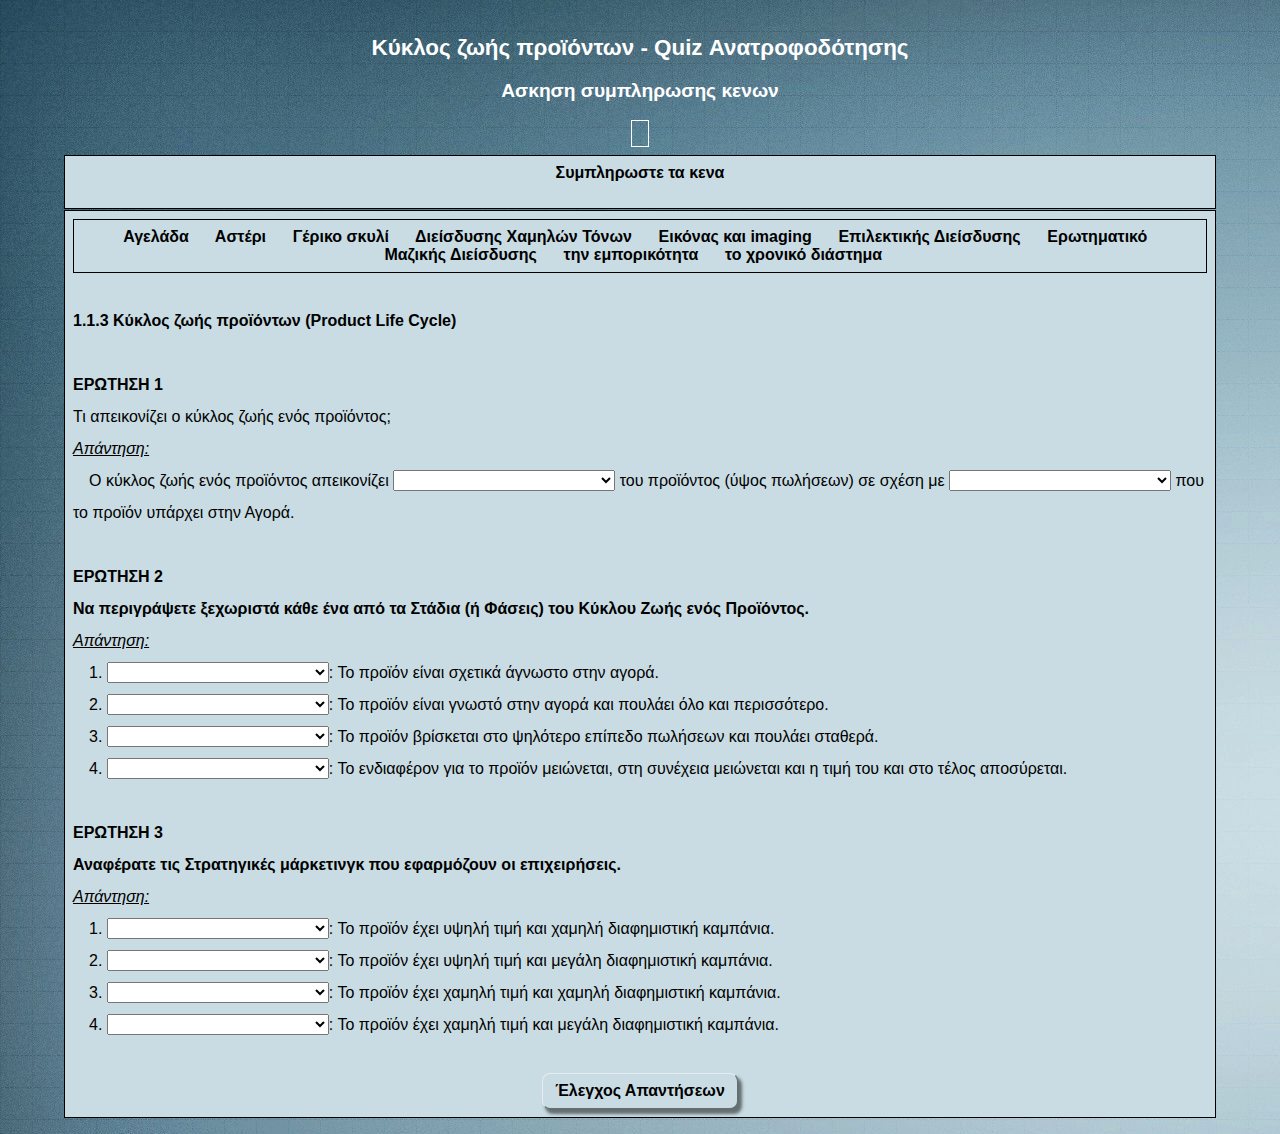
<file: pad_1/ex1_feedback.htm>
<!DOCTYPE html>
<html xmlns="http://www.w3.org/1999/xhtml" lang="en" xml:lang="en" prefix="dc: http://purl.org/dc/elements/1.1/">
<head><meta name="author" content="Created with Hot Potatoes by Half-Baked Software, registered to John Niaou."/><meta name="keywords" content="Hot Potatoes, Hot Potatoes, Half-Baked Software, Windows, University of Victoria"/>
<meta http-equiv="Content-Type" content="text/html; charset=UTF-8"/>

<meta name="dc:creator" content="John Niaou" />
<meta name="dc:title" content="&#x039A;&#x03CD;&#x03BA;&#x03BB;&#x03BF;&#x03C2; &#x03B6;&#x03C9;&#x03AE;&#x03C2; &#x03C0;&#x03C1;&#x03BF;&#x03CA;&#x03CC;&#x03BD;&#x03C4;&#x03C9;&#x03BD; - Quiz &#x0391;&#x03BD;&#x03B1;&#x03C4;&#x03C1;&#x03BF;&#x03C6;&#x03BF;&#x03B4;&#x03CC;&#x03C4;&#x03B7;&#x03C3;&#x03B7;&#x03C2;" />



<title>
&#x039A;&#x03CD;&#x03BA;&#x03BB;&#x03BF;&#x03C2; &#x03B6;&#x03C9;&#x03AE;&#x03C2; &#x03C0;&#x03C1;&#x03BF;&#x03CA;&#x03CC;&#x03BD;&#x03C4;&#x03C9;&#x03BD; - Quiz &#x0391;&#x03BD;&#x03B1;&#x03C4;&#x03C1;&#x03BF;&#x03C6;&#x03BF;&#x03B4;&#x03CC;&#x03C4;&#x03B7;&#x03C3;&#x03B7;&#x03C2;
</title>

<!-- Made with executable version 7.0 Release 3 Build 0 -->

<!-- The following insertion allows you to add your own code directly to this head tag from the configuration screen -->



<style>


/* This is the CSS stylesheet used in the exercise. */
/* Elements in square brackets are replaced by data based on configuration settings when the exercise is built. */

/* BeginCorePageCSS */

/* Made with executable version 7.0 Release 3 Build 0 */



/* CSS variables for colours. */
:root{
	--strFontFace:       century gothic,Arial,sans-serif;
	--strFontSize:       medium;
	--strTextColor:      #000000;
	--strTitleColor:     #ffffff;

	--strFuncLightColor: #e4edf1;
	--strFuncShadeColor: #646e71;
	--strLinkColor:      #804000;
	--strVLinkColor:     #0000CC;
	
	--strNavBarColor:    #800040;
	--strNavLightColor:  #bf7f9f;
	--strNavShadeColor:  #400020;
	--strNavTextColor:   #ffffff;
	
	--strPageBGColor:    #800040;
	--strExBGColor:      #c9dce3;
}

body{
	font-family: var(--strFontFace);
	background-color: var(--strPageBGColor);
	color: var(--strTextColor);
	background-image: url(images_bcg/faded-background.jpg); 
	margin-right: 5%;
	margin-left: 5%;
	font-size: var(--strFontSize);
	padding-bottom: 0.5em;
}

p{
	text-align: left;
	margin: 0px;
	font-size: 1em;
}

table,div,span,td{
	font-size: 1em;
	color: var(--strTextColor);
}

div.Titles{
	padding: 0.5em;;
	text-align: center;
	color: var(--strTitleColor);
}

button{
	font-family: var(--strFontFace);
	font-size: 1em;
	display: inline;
}

.ExerciseTitle{
	font-size: 140%;
	color: var(--strTitleColor);
}

.ExerciseSubtitle{
	font-size: 120%;
	color: var(--strTitleColor);
}

div.StdDiv, div.ExerciseContainer, div.ReadingContainer{
	background-color: var(--strExBGColor);
	text-align: center;
	font-size: 1em;
	color: var(--strTextColor);
	padding: 0.5em;
	border-style: solid;
	border-width: 1px 1px 1px 1px;
	border-color: var(--strTextColor);
	margin-bottom: 1px;
}

div.ReadingContainer, div.ExerciseContainer{
	min-width: 15em;
	flex-grow: 1;
	flex-basis: 0;
	margin: 1px;
}

div#ContainerDiv{
	margin: -1px;
	padding: 0;
	border: none;
	display: flex;
	flex-direction: row;
	flex-wrap: wrap;
	justify-content: space-between;
}

/* EndCorePageCSS */

.RTLText{
	text-align: right;
	font-size: 150%;
	direction: rtl;
	font-family: "Simplified Arabic", "Traditional Arabic", "Times New Roman", var(--strFontFace); 
}

.CentredRTLText{
	text-align: center;
	font-size: 150%;
	direction: rtl;
	font-family: "Simplified Arabic", "Traditional Arabic", "Times New Roman", var(--strFontFace); 
}

button p.RTLText{
	text-align: center;
}

.RTLGapBox{
	text-align: right;
	font-size: 150%;
	direction: rtl;
	font-family: "Times New Roman", var(--strFontFace);
}

.Guess{
	font-weight: bold;
}

.CorrectAnswer{
	font-weight: bold;
}

div#Timer{
	padding: 0.25em;
	margin-left: auto;
	margin-right: auto;
	text-align: center;
	color: var(--strTitleColor);
}

span#TimerText{
	padding: 0.25em;
	border-width: 1px;
	border-style: solid;
	font-weight: bold;
	display: none;
	color: var(--strTitleColor);
}

span.Instructions{

}

div.ExerciseText{

}

.FeedbackText, .FeedbackText span.CorrectAnswer, .FeedbackText span.Guess, .FeedbackText span.Answer{
	color: var(--strTitleColor);
}

.LeftItem{
	font-size: 1em;
	color: var(--strTextColor);
	text-align: left;
}

.RightItem{
	font-weight: bold;
	font-size: 1em;
	color: var(--strTextColor);
	text-align: left;
}

span.CorrectMark{

}

input, textarea{
	font-family: var(--strFontFace);
	font-size: 120%;
}

select{
	font-size: 1em;
}

div.Feedback {
	background-color: var(--strPageBGColor);
	left: 33%;
	width: 34%;
	top: 33%;
	z-index: 1;
	border-style: solid;
	border-width: 1px;
	padding: 5px;
	text-align: center;
	color: var(--strTitleColor);
	position: absolute;
	display: none;
	font-size: 1em;
}




div.ExerciseDiv{
	color: var(--strTextColor);
}

/* JMatch standard output table. */
table.MatchTable{
	margin: 2em auto; 
	border-width: 0;
}

/* JMatch flashcard styles */
table.FlashcardTable{
	background-color: transparent;
	color: var(--strTextColor);
	border-color: var(--strTextColor);
	margin-left: auto;
	margin-right: auto;
	margin-top: 2em;
	margin-bottom: 2em;
	/*width: 90%;*/
	position: relative;
	text-align: center;
	padding: 0px;
}

table.FlashcardTable tr{
	border-style: none;
	margin: 0px;
	padding: 0px;
	background-color: var(--strExBGColor);
}

table.FlashcardTable td.Showing{
	font-size: 140%;
	text-align: center;
	width: 50%;
	display: table-cell;
	padding: 2em;
	margin: 0px;
	border-style: solid;
	border-width: 1px;
	border-radius: 0.5em;
	color: var(--strTextColor);
	box-shadow: 0.2em 0.3em 0.2em var(--strNavShadeColor);
	background-color: var(--strPageBGColor);
}

table.FlashcardTable td.Hidden{
	display: none;
}

/* JMix styles */
div.JMixDrag, div.JMatchDrag{
	padding: 0;
	background-color: var(--strPageBGColor);
	border-style: none;
}

div#GuessDiv{
	padding: 0.5em;
	margin-bottom: 2em;
}

div#SegmentDiv{
	margin-top: 2em;
	margin-bottom: 2em;
	text-align: center;
}

a.ExSegment{
	font-size: 120%;
	font-weight: bold;
	text-decoration: none;
	color: var(--strTextColor);
	display: inline-block;
	padding: 0.5em;
	border: solid 1pt gray;
	margin-bottom: 0.5em;
}

span.RemainingWordList{
	font-style: italic;
}

div.DropLine {
	position: absolute;
	text-align: left;
	border-bottom-style: solid;
	border-bottom-width: 1px;
	border-bottom-color: var(--strTitleColor);
	width: 80%;
	left: 10%;
}

/* JCloze styles */

.ClozeWordList{
	text-align: center;
	font-weight: bold;
}

div.ClozeBody{
	text-align: left;
	margin-top: 2em;
	margin-bottom: 2em;
	line-height: 2.0
}

span.GapSpan{
	font-weight: bold;
}

/* JCross styles */

table.CrosswordGrid{
	margin: auto auto 1em auto;
	border-collapse: collapse;
	padding: 0px;
	background-color: #000000;
}

table.CrosswordGrid tbody tr td{
	width: 1.5em;
	height: 1.5em;
	text-align: center;
	vertical-align: middle;
	font-size: 140%;
	padding: 1px;
	margin: 0px;
	border-style: solid;
	border-width: 1px;
	border-color: #000000;
	color: #000000;
}

table.CrosswordGrid span{
	color: #000000;
}

table.CrosswordGrid td.BlankCell{
	background-color: #000000;
	color: #000000;
}

table.CrosswordGrid td.LetterOnlyCell{
	text-align: center;
	vertical-align: middle;
	background-color: #ffffff;
	color: #000000;
	font-weight: bold;
}

table.CrosswordGrid td.NumLetterCell{
	text-align: left;
	vertical-align: top;
	background-color: #ffffff;
	color: #000000;
	padding: 1px;
	font-weight: bold;
}

.NumLetterCellText{
	cursor: pointer;
	color: #000000;
}

.GridNum{
	vertical-align: super;
	font-size: 66%;
	font-weight: bold;
	text-decoration: none;
	color: #000000;
}

.GridNum:hover, .GridNum:visited{
	color: #000000;
}

table#Clues{
	margin: auto;
	vertical-align: top;
}

table#Clues td{
	vertical-align: top;
}

table.ClueList{
  margin: auto;
}

td.ClueNum{
	text-align: right;
	font-weight: bold;
	vertical-align: top;
}

td.Clue{
	text-align: left;
}

div#ClueEntry{
	text-align: left;
	margin-bottom: 1em;
}

/* Keypad styles */

div.Keypad{
	text-align: center;
	display: none; /* initially hidden, shown if needed */
	margin-bottom: 0.5em;
}

div.Keypad button{
	font-family: var(--strFontFace);
	font-size: 120%;
	background-color: #ffffff;
	color: #000000;
	width: 2em;
	border-style: solid;
	border-width: 1px;
	border-radius: 0.5em;
	color: var(--strTextColor);
	box-shadow: 0.2em 0.3em 0.2em var(--strTextColor);
}

/* JQuiz styles */

div.QuestionNavigation{
	text-align: center;
}

.QNum{
	margin: 0em 1em 0.5em 1em;
	font-weight: bold;
	vertical-align: middle;
}

textarea{
	font-family: var(--strFontFace);
}

.QuestionText{
	text-align: left;
	margin: 0px;
	font-size: 1em;
}

.Answer{
	font-size: 120%;
}

.PartialAnswer{
	font-size: 120%;
	letter-spacing: 0.1em;
	color: var(--strTitleColor);
}

.Highlight{
	color: #000000;
	background-color: #ffff00;
	font-weight: bold;
	font-size: 120%;
}

ol.QuizQuestions{
	text-align: left;
	list-style-type: none;
}

li.QuizQuestion{
	padding: 1em;
	border-style: solid;
	border-width: 0px 0px 1px 0px;
}

ol.MCAnswers{
	text-align: left;
	list-style-type: upper-alpha;
	padding: 1em;
}

ol.MCAnswers li{
	margin-bottom: 1em;
}

ol.MSelAnswers{
	text-align: left;
	list-style-type: lower-alpha;
	padding: 1em;
}

div.ShortAnswer{
	padding: 1em;
}

.FuncButton {
	border-style: solid;
	border-radius: 0.5em;
	padding: 0.5em;
	min-width: 3em;

	border-left-color: var(--strFuncLightColor);
	border-top-color: var(--strFuncLightColor);
	border-right-color: var(--strFuncShadeColor);
	border-bottom-color: var(--strFuncShadeColor);
	color: var(--strTextColor);
	background-color: var(--strExBGColor);

	border-width: 1pt;
	cursor: pointer;	
	box-shadow: 0.2em 0.3em 0.2em var(--strFuncShadeColor);
}

.FuncButton:active {
	box-shadow: none;
}

.FuncButton:hover{
	color: var(--strExBGColor);
	background-color: var(--strTextColor);
}

/*BeginNavBarStyle*/

div.NavButtonBar{
	background-color: var(--strNavBarColor);
	text-align: center;
	margin: 0.25rem 0;
	clear: both;
	font-size: 1em;
	padding: 0.2em;
	box-sizing: border-box;
}

.NavButton {
	border-style: solid;
	border-radius: 0.5em;
	padding: 0.5em;
	min-width: 3em;
	
	border-left-color: var(--strNavLightColor);
	border-top-color: var(--strNavLightColor);
	border-right-color: var(--strNavShadeColor);
	border-bottom-color: var(--strNavShadeColor); 
	background-color: var(--strNavBarColor);
	color: var(--strNavTextColor);

	border-width: 1pt;
	cursor: pointer;	
	box-shadow: 0.2em 0.3em 0.2em var(--strNavShadeColor);
}

.NavButton:active {
	box-shadow: none;
}

.NavButton:hover{
	color: var(--strNavBarColor);
	background-color: var(--strNavTextColor);
}

/*EndNavBarStyle*/

a{
	color: var(--strLinkColor);
}

a:visited{
	color: var(--strVLinkColor);
}

a:hover{
	color: var(--strLinkColor);
}

div.CardStyle {
	position: absolute;
	font-family: var(--strFontFace);
	font-size: 1em;
	border-style: solid;
	border-radius: 0.5em;
	padding: 0.5em;
	min-width: 2em;
	border-width: 1pt;
	color: var(--strTextColor);
	box-shadow: 0.2em 0.3em 0.2em var(--strTextColor);
	background-color: var(--strExBGColor);
	left: -50px;
	top: -50px;
	overflow: visible;
	touch-action: none;
	user-select: none;
	box-sizing: border-box;
}

div.CardStyleCentered{
	text-align: center;
}

.rtl{
	text-align: right;
	font-size: 140%;
}


</style>

<script>

//<![CDATA[

<!--




//CODE FOR HANDLING NAV BUTTONS AND FUNCTION BUTTONS

function FocusAButton(){
	if (document.getElementById('CheckButton1') != null){
		document.getElementById('CheckButton1').focus();
	}
	else{
		if (document.getElementById('CheckButton2') != null){
			document.getElementById('CheckButton2').focus();
		}
		else{
			document.getElementsByTagName('button')[0].focus();
		}
	}
}




//CODE FOR HANDLING DISPLAY OF POPUP FEEDBACK BOX

var topZ = 1000;

function ShowMessage(Feedback){
	var Output = Feedback + '<br /><br />';
	document.getElementById('FeedbackContent').innerHTML = Output;
	var FDiv = document.getElementById('FeedbackDiv');
	topZ++;
	FDiv.style.zIndex = topZ;
	FDiv.style.top = TopSettingWithScrollOffset(30) + 'px';

	FDiv.style.display = 'block';

	ShowElements(false, 'input');
	ShowElements(false, 'select');
	ShowElements(false, 'object');
	ShowElements(true, 'object', 'FeedbackContent');

//Focus the OK button
	setTimeout("document.getElementById('FeedbackOKButton').focus()", 50);
	
//
}

function ShowElements(Show, TagName, ContainerToReverse){
// added third argument to allow objects in the feedback box to appear
//IE bug -- hide all the form elements that will show through the popup
//FF on Mac bug : doesn't redisplay objects whose visibility is set to visible
//unless the object's display property is changed

	//get container object (by Id passed in, or use document otherwise)
	TopNode = document.getElementById(ContainerToReverse);
	var Els;
	if (TopNode != null) {
		Els = TopNode.getElementsByTagName(TagName);
	} else {
		Els = document.getElementsByTagName(TagName);
	}

	for (var i=0; i<Els.length; i++){
		if (TagName == "object") {
			//manipulate object elements in all browsers
			if (Show == true){
				Els[i].style.visibility = 'visible';
			}
			else{
				Els[i].style.visibility = 'hidden';
			}
		} 
	}
}



function HideFeedback(){
	document.getElementById('FeedbackDiv').style.display = 'none';
	ShowElements(true, 'input');
	ShowElements(true, 'select');
	ShowElements(true, 'object');
}


//GENERAL UTILITY FUNCTIONS AND VARIABLES

//PAGE DIMENSION FUNCTIONS
function PageDim(){
//Get the page width and height
	this.W = 600;
	this.H = 400;
	this.W = document.getElementsByTagName('body')[0].offsetWidth;
	this.H = document.getElementsByTagName('body')[0].offsetHeight;
}

var pg = null;

function GetPageXY(El) {
	var XY = {x: 0, y: 0};
	while(El){
		XY.x += El.offsetLeft;
		XY.y += El.offsetTop;
		El = El.offsetParent;
	}
	return XY;
}

function GetScrollTop(){
	if (typeof(window.pageYOffset) == 'number'){
		return window.pageYOffset;
	}
	else{
		if ((document.body)&&(document.body.scrollTop)){
			return document.body.scrollTop;
		}
		else{
			if ((document.documentElement)&&(document.documentElement.scrollTop)){
				return document.documentElement.scrollTop;
			}
			else{
				return 0;
			}
		}
	}
}

function GetViewportHeight(){
	if (typeof window.innerHeight != 'undefined'){
		return window.innerHeight;
	}
	else{
		if (((typeof document.documentElement != 'undefined')&&(typeof document.documentElement.clientHeight !=
     'undefined'))&&(document.documentElement.clientHeight != 0)){
			return document.documentElement.clientHeight;
		}
		else{
			return document.getElementsByTagName('body')[0].clientHeight;
		}
	}
}

function TopSettingWithScrollOffset(TopPercent){
	var T = Math.floor(GetViewportHeight() * (TopPercent/100));
	return GetScrollTop() + T; 
}

//CODE FOR AVOIDING LOSS OF DATA WHEN BACKSPACE KEY INVOKES history.back()
var InTextBox = false;

function SuppressBackspace(e){ 
	if (InTextBox == true){return;}
	thisKey = e.keyCode;

	var Suppress = false;

	if (thisKey == 8) {
		Suppress = true;
		e.preventDefault();
	}
}

window.addEventListener('keypress',SuppressBackspace,false);

function ReduceItems(InArray, ReduceToSize){
	var ItemToDump=0;
	var j=0;
	while (InArray.length > ReduceToSize){
		ItemToDump = Math.floor(InArray.length*Math.random());
		InArray.splice(ItemToDump, 1);
	}
}

function Shuffle(InArray){
	var Num;
	var Temp = new Array();
	var Len = InArray.length;

	var j = Len;

	for (var i=0; i<Len; i++){
		Temp[i] = InArray[i];
	}

	for (i=0; i<Len; i++){
		Num = Math.floor(j  *  Math.random());
		InArray[i] = Temp[Num];

		for (var k=Num; k < (j-1); k++) {
			Temp[k] = Temp[k+1];
		}
		j--;
	}
	return InArray;
}

function WriteToInstructions(Feedback) {
	document.getElementById('InstructionsDiv').innerHTML = Feedback;

}




function EscapeDoubleQuotes(InString){
	return InString.replace(/"/g, '&quot;')
}

function TrimString(InString){
        var x = 0;

        if (InString.length != 0) {
                while ((InString.charAt(InString.length - 1) == '\u0020') || (InString.charAt(InString.length - 1) == '\u000A') || (InString.charAt(InString.length - 1) == '\u000D')){
                        InString = InString.substring(0, InString.length - 1)
                }

                while ((InString.charAt(0) == '\u0020') || (InString.charAt(0) == '\u000A') || (InString.charAt(0) == '\u000D')){
                        InString = InString.substring(1, InString.length)
                }

                while (InString.indexOf('  ') != -1) {
                        x = InString.indexOf('  ')
                        InString = InString.substring(0, x) + InString.substring(x+1, InString.length)
                 }

                return InString;
        }

        else {
                return '';
        }
}

function FindLongest(InArray){
	if (InArray.length < 1){return -1;}

	var Longest = 0;
	for (var i=1; i<InArray.length; i++){
		if (InArray[i].length > InArray[Longest].length){
			Longest = i;
		}
	}
	return Longest;
}

//SELECTION OBJECT FOR TYPING WITH KEYPAD
var selObj = null;
            
SelObj = function(box){
	this.box = box;
	this.selStart = this.box.selectionStart;
	this.selEnd = this.box.selectionEnd;
	this.selText = this.box.value.substring(this.selStart, this.selEnd);
	return this;
}

function setSelText(newText){
	var caretPos = this.selStart + newText.length;
	var newValue = this.box.value.substring(0, this.selStart);
	newValue += newText;
	newValue += this.box.value.substring(this.selEnd, this.box.value.length);
	this.box.value = newValue;
	this.box.setSelectionRange(caretPos, caretPos);
	this.box.focus();
}
SelObj.prototype.setSelText = setSelText;

function setSelSelectionRange(start, end){
	this.box.setSelectionRange(start, end);
}
SelObj.prototype.setSelSelectionRange = setSelSelectionRange;

//UNICODE CHARACTER FUNCTIONS
function IsCombiningDiacritic(CharNum){
	var Result = (((CharNum >= 0x0300)&&(CharNum <= 0x370))||((CharNum >= 0x20d0)&&(CharNum <= 0x20ff)));
	Result = Result || (((CharNum >= 0x3099)&&(CharNum <= 0x309a))||((CharNum >= 0xfe20)&&(CharNum <= 0xfe23)));
	return Result;
}

function IsCJK(CharNum){
	return ((CharNum >= 0x3000)&&(CharNum < 0xd800));
}

//SETUP FUNCTIONS
//BROWSER WILL REFILL TEXT BOXES FROM CACHE IF NOT PREVENTED
function ClearTextBoxes(){
	var NList = document.getElementsByTagName('input');
	for (var i=0; i<NList.length; i++){
		if ((NList[i].id.indexOf('Guess') > -1)||(NList[i].id.indexOf('Gap') > -1)){
			NList[i].value = '';
		}
		if (NList[i].id.indexOf('Chk') > -1){
			NList[i].checked = '';
		}
	}
}







//JCLOZE CORE JAVASCRIPT CODE

function ItemState(){
	this.ClueGiven = false;
	this.HintsAndChecks = 0;
	this.MatchedAnswerLength = 0;
	this.ItemScore = 0;
	this.AnsweredCorrectly = false;
	this.Guesses = new Array();
	return this;
}

var Feedback = '';
var Correct = '<b>&#x03A3;&#x03C5;&#x03B3;&#x03C7;&#x03B1;&#x03C1;&#x03B7;&#x03C4;&#x03AE;&#x03C1;&#x03B9;&#x03B1;!!! &#x03A4;&#x03B1; &#x03B2;&#x03C1;&#x03AE;&#x03BA;&#x03B5;&#x03C2; &#x03CC;&#x03BB;&#x03B1;.</b>';
var Incorrect = '<b>&#x039A;&#x03AC;&#x03C4;&#x03B9; &#x03B4;&#x03B5;&#x03BD; &#x03C0;&#x03AE;&#x03B3;&#x03B5; &#x03BA;&#x03B1;&#x03BB;&#x03AC;! <br>&#x0388;&#x03C7;&#x03B5;&#x03B9;&#x03C2; &#x03C4;&#x03B7;&#x03BD; &#x03B5;&#x03C5;&#x03BA;&#x03B1;&#x03B9;&#x03C1;&#x03AF;&#x03B1; &#x03BD;&#x03B1; &#x03B4;&#x03B9;&#x03BF;&#x03C1;&#x03B8;&#x03CE;&#x03C3;&#x03B5;&#x03B9;&#x03C2; &#x03C4;&#x03B9;&#x03C2; &#x03BB;&#x03B1;&#x03BD;&#x03B8;&#x03B1;&#x03C3;&#x03BC;&#x03AD;&#x03BD;&#x03B5;&#x03C2; &#x03B1;&#x03C0;&#x03B1;&#x03BD;&#x03C4;&#x03AE;&#x03C3;&#x03B5;&#x03B9;&#x03C2; &#x03C3;&#x03BF;&#x03C5;</b>'; 
var GiveHint = 'The next correct letter has been added to the answer.';
var CaseSensitive = false;
var YourScoreIs = '<b>&#x03A0;&#x03BF;&#x03C3;&#x03BF;&#x03C3;&#x03C4;&#x03CC; &#x03B5;&#x03C0;&#x03B9;&#x03C4;&#x03C5;&#x03C7;&#x03AF;&#x03B1;&#x03C2;</b>';
var Finished = false;
var Locked = false;
var Score = 0;
var CurrentWord = 0;
var Guesses = '';
var TimeOver = false;

I = new Array();

I[0] = new Array();
I[0][1] = new Array();
I[0][1][0] = new Array();
I[0][1][0][0] = '\u03C4\u03B7\u03BD\u0020\u03B5\u03BC\u03C0\u03BF\u03C1\u03B9\u03BA\u03CC\u03C4\u03B7\u03C4\u03B1';
I[0][2]='';

I[1] = new Array();
I[1][1] = new Array();
I[1][1][0] = new Array();
I[1][1][0][0] = '\u03C4\u03BF\u0020\u03C7\u03C1\u03BF\u03BD\u03B9\u03BA\u03CC\u0020\u03B4\u03B9\u03AC\u03C3\u03C4\u03B7\u03BC\u03B1';
I[1][2]='';

I[2] = new Array();
I[2][1] = new Array();
I[2][1][0] = new Array();
I[2][1][0][0] = '\u0395\u03C1\u03C9\u03C4\u03B7\u03BC\u03B1\u03C4\u03B9\u03BA\u03CC';
I[2][2]='';

I[3] = new Array();
I[3][1] = new Array();
I[3][1][0] = new Array();
I[3][1][0][0] = '\u0391\u03C3\u03C4\u03AD\u03C1\u03B9';
I[3][2]='';

I[4] = new Array();
I[4][1] = new Array();
I[4][1][0] = new Array();
I[4][1][0][0] = '\u0391\u03B3\u03B5\u03BB\u03AC\u03B4\u03B1';
I[4][2]='';

I[5] = new Array();
I[5][1] = new Array();
I[5][1][0] = new Array();
I[5][1][0][0] = '\u0393\u03AD\u03C1\u03B9\u03BA\u03BF\u0020\u03C3\u03BA\u03C5\u03BB\u03AF';
I[5][2]='';

I[6] = new Array();
I[6][1] = new Array();
I[6][1][0] = new Array();
I[6][1][0][0] = '\u0395\u03C0\u03B9\u03BB\u03B5\u03BA\u03C4\u03B9\u03BA\u03AE\u03C2\u0020\u0394\u03B9\u03B5\u03AF\u03C3\u03B4\u03C5\u03C3\u03B7\u03C2';
I[6][2]='';

I[7] = new Array();
I[7][1] = new Array();
I[7][1][0] = new Array();
I[7][1][0][0] = '\u0395\u03B9\u03BA\u03CC\u03BD\u03B1\u03C2\u0020\u03BA\u03B1\u03B9\u0020\u0069\u006D\u0061\u0067\u0069\u006E\u0067';
I[7][2]='';

I[8] = new Array();
I[8][1] = new Array();
I[8][1][0] = new Array();
I[8][1][0][0] = '\u0394\u03B9\u03B5\u03AF\u03C3\u03B4\u03C5\u03C3\u03B7\u03C2\u0020\u03A7\u03B1\u03BC\u03B7\u03BB\u03CE\u03BD\u0020\u03A4\u03CC\u03BD\u03C9\u03BD';
I[8][2]='';

I[9] = new Array();
I[9][1] = new Array();
I[9][1][0] = new Array();
I[9][1][0][0] = '\u039C\u03B1\u03B6\u03B9\u03BA\u03AE\u03C2\u0020\u0394\u03B9\u03B5\u03AF\u03C3\u03B4\u03C5\u03C3\u03B7\u03C2';
I[9][2]='';


State = new Array();

function StartUp(){
//Show a keypad if there is one	(added bugfix for 6.0.4.12)
	if (document.getElementById('CharacterKeypad') != null){
		document.getElementById('CharacterKeypad').style.display = 'block';
	}
	






	var i = 0;

	State.length = 0;
	for (i=0; i<I.length; i++){
		State[i] = new ItemState();
	}
	
	ClearTextBoxes();
	

	StartTimer();


}

function ShowClue(ItemNum){
	if (Locked == true){return;}
	State[ItemNum].ClueGiven = true;
	ShowMessage(I[ItemNum][2]);
}

function SaveCurrentAnswers(){
	var Ans = '';
	for (var i=0; i<I.length; i++){
		Ans = GetGapValue(i);
		if ((Ans.length > 0)&&(Ans != State[i].Guesses[State[i].Guesses.length-1])){
			State[i].Guesses[State[i].Guesses.length] = Ans;
		}
	}
}

function CompileGuesses(){
	var F = document.getElementById('store');
	if (F != null){
		var Temp = '<?xml version="1.0"?><hpnetresult><fields>';
		var GapLabel = '';
		for (var i=0; i<State.length; i++){
			GapLabel = 'Gap ' + (i+1).toString();
			Temp += '<field><fieldname>' + GapLabel + '</fieldname>';
			Temp += '<fieldtype>student-responses</fieldtype><fieldlabel>' + GapLabel + '</fieldlabel>';
			Temp += '<fieldlabelid>JClozeStudentResponses</fieldlabelid><fielddata>';
			for (var j=0; j<State[i].Guesses.length; j++){
				if (j>0){Temp += '| ';}
				Temp += State[i].Guesses[j] + ' ';	
			}	
  		Temp += '</fielddata></field>';
		}
		Temp += '</fields></hpnetresult>';
		Detail = Temp;
	}
}

function CheckAnswers(){
	if (Locked == true){return;}
	SaveCurrentAnswers();
	var AllCorrect = true;

//Check each answer
	for (var i = 0; i<I.length; i++){

		if (State[i].AnsweredCorrectly == false){
//If it's right, calculate its score
			if (CheckAnswer(i, true) > -1){
				var TotalChars = GetGapValue(i).length;
				State[i].ItemScore = (TotalChars-State[i].HintsAndChecks)/TotalChars;
				if (State[i].ClueGiven == true){State[i].ItemScore /= 2;}
				if (State[i].ItemScore <0 ){State[i].ItemScore = 0;}
				State[i].AnsweredCorrectly = true;
//Drop the correct answer into the page, replacing the text box
				SetCorrectAnswer(i, GetGapValue(i));
			}
			else{
//Otherwise, increment the hints for this item, as a penalty
				State[i].HintsAndChecks++;

//then set the flag
				AllCorrect = false;
			}
		}
	}

//Calculate the total score
	var TotalScore = 0;
	for (i=0; i<State.length; i++){
		TotalScore += State[i].ItemScore;
	}
	TotalScore = Math.floor((TotalScore * 100)/I.length);

//Compile the output
	Output = '';

	if (AllCorrect == true){
		Output = Correct + '<br />';
	}

	Output += YourScoreIs + ' ' + TotalScore + '%.<br />';
	if (AllCorrect == false){
		Output += Incorrect;
	}
	ShowMessage(Output);
	setTimeout('WriteToInstructions(Output)', 50);
	
	Score = TotalScore;
	CompileGuesses();
	
	if ((AllCorrect == true)||(Finished == true)){
	


		window.clearInterval(Interval);

		TimeOver = true;
		Locked = true;
		Finished = true;
	}

}

function TrackFocus(BoxNumber){
	CurrentWord = BoxNumber;
	InTextBox = true;
}

function LeaveGap(){
	InTextBox = false;
}

function CheckBeginning(Guess, Answer){
	var OutString = '';
	var i = 0;
	var UpperGuess = '';
	var UpperAnswer = '';

	if (CaseSensitive == false) {
		UpperGuess = Guess.toUpperCase();
		UpperAnswer = Answer.toUpperCase();
	}
	else {
		UpperGuess = Guess;
		UpperAnswer = Answer;
	}

	while (UpperGuess.charAt(i) == UpperAnswer.charAt(i)) {
		OutString += Guess.charAt(i);
		i++;
	}
	OutString += Answer.charAt(i);
	return OutString;
}

function GetGapValue(GNum){
	var RetVal = '';
	if ((GNum<0)||(GNum>=I.length)){return RetVal;}
	if (document.getElementById('Gap' + GNum) != null){
		RetVal = document.getElementById('Gap' + GNum).value;
		RetVal = TrimString(RetVal);
	}
	else{
		RetVal = State[GNum].Guesses[State[GNum].Guesses.length-1];
	}
	return RetVal;
}

function SetGapValue(GNum, Val){
	if ((GNum<0)||(GNum>=I.length)){return;}
	if (document.getElementById('Gap' + GNum) != null){
		document.getElementById('Gap' + GNum).value = Val;
		document.getElementById('Gap' + GNum).focus();
	}
}

function SetCorrectAnswer(GNum, Val){
	if ((GNum<0)||(GNum>=I.length)){return;}
	if (document.getElementById('GapSpan' + GNum) != null){
		document.getElementById('GapSpan' + GNum).innerHTML = Val;
	}
}

function FindCurrent() {
	var x = 0;
	FoundCurrent = -1;

//Test the current word:
//If its state is not set to already correct, check the word.
	if (State[CurrentWord].AnsweredCorrectly == false){
		if (CheckAnswer(CurrentWord, false) < 0){
			return CurrentWord;
		}
	}
	
	x=CurrentWord + 1;
	while (x<I.length){
		if (State[x].AnsweredCorrectly == false){
			if (CheckAnswer(x, false) < 0){
				return x;
			}
		}
	x++;	
	}

	x = 0;
	while (x<CurrentWord){
		if (State[x].AnsweredCorrectly == false){
			if (CheckAnswer(x, false) < 0){
				return x;
			}
		}
	x++;	
	}
	return FoundCurrent;
}

function CheckAnswer(GapNum, MarkAnswer){
	var Guess = GetGapValue(GapNum);
	var UpperGuess = '';
	var UpperAnswer = '';
	if (CaseSensitive == false){
		UpperGuess = Guess.toUpperCase();
	}
	else{
		UpperGuess = Guess;
	}
	var Match = -1;
	for (var i = 0; i<I[GapNum][1].length; i++){
		if (CaseSensitive == false){
			UpperAnswer = I[GapNum][1][i][0].toUpperCase();
		}
		else{
			UpperAnswer = I[GapNum][1][i][0];
		}
		if (TrimString(UpperGuess) == UpperAnswer){
			Match = i;
			if (MarkAnswer == true){
				State[GapNum].AnsweredCorrectly = true;
			}
		}
	}
	return Match;
}

function GetHint(GapNum){
	Guess = GetGapValue(GapNum);

	if (CheckAnswer(GapNum, false) > -1){return ''}
	RightBits = new Array();
	for (var i=0; i<I[GapNum][1].length; i++){
		RightBits[i] = CheckBeginning(Guess, I[GapNum][1][i][0]);
	}
	var RightOne = FindLongest(RightBits);
	var Result = I[GapNum][1][RightOne][0].substring(0,RightBits[RightOne].length);
//Add another char if the last one is a space
	if (Result.charAt(Result.length-1) == ' '){
		Result = I[GapNum][1][RightOne][0].substring(0,RightBits[RightOne].length+1);
	}
	return Result;
}

function ShowHint(){
	if (document.getElementById('FeedbackDiv').style.display == 'block'){return;}
	if (Locked == true){return;}
	var CurrGap = FindCurrent();
	if (CurrGap < 0){return;}

	var HintString = GetHint(CurrGap);

	if (HintString.length > 0){
		SetGapValue(CurrGap, HintString);
		State[CurrGap].HintsAndChecks += 1;
	}
	ShowMessage(GiveHint);
}

function TypeChars(Chars){
	var CurrGap = FindCurrent();
	if (CurrGap < 0){return;}
	var box = document.getElementById('Gap' + CurrGap);

	if (box != null){
		var selObj = SelObj(box);
		selObj.setSelText(Chars);
	}
}


function TimesUp() {
	document.getElementById('Timer').innerHTML = '<b>&#x03A4;&#x03B5;&#x03BB;&#x03B5;&#x03AF;&#x03C9;&#x03C3;&#x03B5; &#x03BF; &#x03C7;&#x03C1;&#x03CC;&#x03BD;&#x03BF;&#x03C2; &#x03C3;&#x03BF;&#x03C5;!! <br>&#x0394;&#x03B5;&#x03BD; &#x03C0;&#x03B5;&#x03B9;&#x03C1;&#x03AC;&#x03B6;&#x03B5;&#x03B9; &#x03BE;&#x03B1;&#x03BD;&#x03B1;&#x03C0;&#x03C1;&#x03BF;&#x03C3;&#x03C0;&#x03AC;&#x03B8;&#x03B7;&#x03C3;&#x03B5;</b>';

	TimeOver = true;
	Finished = true;
	CheckAnswers();
	Locked = true;

}






//CODE FOR HANDLING TIMER
//Timer code
var Seconds = 120;
var Interval = null;

function StartTimer(){
	Interval = window.setInterval('DownTime()',1000);
	document.getElementById('TimerText').style.display = 'inline';
}

function DownTime(){
	var ss = Seconds % 60;
	if (ss<10){
		ss='0' + ss + '';
	}

	var mm = Math.floor(Seconds / 60);

	if (document.getElementById('Timer') == null){
		return;
	}

	document.getElementById('TimerText').innerHTML = mm + ':' + ss;
	if (Seconds < 1){
		window.clearInterval(Interval);
		TimeOver = true;
		TimesUp();
	}
	Seconds--;
}






//-->

//]]>

</script>


</head>

<body onload="StartUp()" id="TheBody" >

<!-- BeginTopNavButtons -->



<!-- EndTopNavButtons -->

<div class="Titles">
	<h2 class="ExerciseTitle">&#x039A;&#x03CD;&#x03BA;&#x03BB;&#x03BF;&#x03C2; &#x03B6;&#x03C9;&#x03AE;&#x03C2; &#x03C0;&#x03C1;&#x03BF;&#x03CA;&#x03CC;&#x03BD;&#x03C4;&#x03C9;&#x03BD; - Quiz &#x0391;&#x03BD;&#x03B1;&#x03C4;&#x03C1;&#x03BF;&#x03C6;&#x03BF;&#x03B4;&#x03CC;&#x03C4;&#x03B7;&#x03C3;&#x03B7;&#x03C2;</h2>

	<h3 class="ExerciseSubtitle">&#x0391;&#x03C3;&#x03BA;&#x03B7;&#x03C3;&#x03B7; &#x03C3;&#x03C5;&#x03BC;&#x03C0;&#x03BB;&#x03B7;&#x03C1;&#x03C9;&#x03C3;&#x03B7;&#x03C2; &#x03BA;&#x03B5;&#x03BD;&#x03C9;&#x03BD;</h3>


<div id="Timer"><span id="TimerText">&#160;&#160;</span></div>


</div>

<div id="InstructionsDiv" class="StdDiv">
	<div id="Instructions"><b>&#x03A3;&#x03C5;&#x03BC;&#x03C0;&#x03BB;&#x03B7;&#x03C1;&#x03C9;&#x03C3;&#x03C4;&#x03B5; &#x03C4;&#x03B1; &#x03BA;&#x03B5;&#x03BD;&#x03B1;</b><br /><br /></div>
</div>


<div id="ContainerDiv">



<div class="ExerciseContainer">



<div id="WordsDiv" class="StdDiv">
<span id="WordList" class="ClozeWordList">&#160;&#160; &#x0391;&#x03B3;&#x03B5;&#x03BB;&#x03AC;&#x03B4;&#x03B1; &#160;&#160;&#160;&#160; &#x0391;&#x03C3;&#x03C4;&#x03AD;&#x03C1;&#x03B9; &#160;&#160;&#160;&#160; &#x0393;&#x03AD;&#x03C1;&#x03B9;&#x03BA;&#x03BF; &#x03C3;&#x03BA;&#x03C5;&#x03BB;&#x03AF; &#160;&#160;&#160;&#160; &#x0394;&#x03B9;&#x03B5;&#x03AF;&#x03C3;&#x03B4;&#x03C5;&#x03C3;&#x03B7;&#x03C2; &#x03A7;&#x03B1;&#x03BC;&#x03B7;&#x03BB;&#x03CE;&#x03BD; &#x03A4;&#x03CC;&#x03BD;&#x03C9;&#x03BD; &#160;&#160;&#160;&#160; &#x0395;&#x03B9;&#x03BA;&#x03CC;&#x03BD;&#x03B1;&#x03C2; &#x03BA;&#x03B1;&#x03B9; imaging &#160;&#160;&#160;&#160; &#x0395;&#x03C0;&#x03B9;&#x03BB;&#x03B5;&#x03BA;&#x03C4;&#x03B9;&#x03BA;&#x03AE;&#x03C2; &#x0394;&#x03B9;&#x03B5;&#x03AF;&#x03C3;&#x03B4;&#x03C5;&#x03C3;&#x03B7;&#x03C2; &#160;&#160;&#160;&#160; &#x0395;&#x03C1;&#x03C9;&#x03C4;&#x03B7;&#x03BC;&#x03B1;&#x03C4;&#x03B9;&#x03BA;&#x03CC; &#160;&#160;&#160;&#160; &#x039C;&#x03B1;&#x03B6;&#x03B9;&#x03BA;&#x03AE;&#x03C2; &#x0394;&#x03B9;&#x03B5;&#x03AF;&#x03C3;&#x03B4;&#x03C5;&#x03C3;&#x03B7;&#x03C2; &#160;&#160;&#160;&#160; &#x03C4;&#x03B7;&#x03BD; &#x03B5;&#x03BC;&#x03C0;&#x03BF;&#x03C1;&#x03B9;&#x03BA;&#x03CC;&#x03C4;&#x03B7;&#x03C4;&#x03B1; &#160;&#160;&#160;&#160; &#x03C4;&#x03BF; &#x03C7;&#x03C1;&#x03BF;&#x03BD;&#x03B9;&#x03BA;&#x03CC; &#x03B4;&#x03B9;&#x03AC;&#x03C3;&#x03C4;&#x03B7;&#x03BC;&#x03B1; &#160;&#160;</span>
</div>




<!-- These top buttons hidden; reveal if required -->
<!--
<button id="CheckButton1" class="FuncButton" onclick="CheckAnswers()">&#160;<b>&#x0388;&#x03BB;&#x03B5;&#x03B3;&#x03C7;&#x03BF;&#x03C2; &#x0391;&#x03C0;&#x03B1;&#x03BD;&#x03C4;&#x03AE;&#x03C3;&#x03B5;&#x03C9;&#x03BD;</b>&#160;</button>



 -->
 
<div id="ClozeDiv">
<form id="Cloze" method="post" autocomplete="off" onsubmit="return false;">
<div class="ClozeBody">
<b>1.1.3 &#x039A;&#x03CD;&#x03BA;&#x03BB;&#x03BF;&#x03C2; &#x03B6;&#x03C9;&#x03AE;&#x03C2; &#x03C0;&#x03C1;&#x03BF;&#x03CA;&#x03CC;&#x03BD;&#x03C4;&#x03C9;&#x03BD; (Product Life Cycle)</b><br /><br /><b>&#x0395;&#x03A1;&#x03A9;&#x03A4;&#x0397;&#x03A3;&#x0397; 1</b><br />&#x03A4;&#x03B9; &#x03B1;&#x03C0;&#x03B5;&#x03B9;&#x03BA;&#x03BF;&#x03BD;&#x03AF;&#x03B6;&#x03B5;&#x03B9; &#x03BF; &#x03BA;&#x03CD;&#x03BA;&#x03BB;&#x03BF;&#x03C2; &#x03B6;&#x03C9;&#x03AE;&#x03C2; &#x03B5;&#x03BD;&#x03CC;&#x03C2; &#x03C0;&#x03C1;&#x03BF;&#x03CA;&#x03CC;&#x03BD;&#x03C4;&#x03BF;&#x03C2;;</b><br /><u><i>&#x0391;&#x03C0;&#x03AC;&#x03BD;&#x03C4;&#x03B7;&#x03C3;&#x03B7;:</i></u><br />&emsp;&#x039F; &#x03BA;&#x03CD;&#x03BA;&#x03BB;&#x03BF;&#x03C2; &#x03B6;&#x03C9;&#x03AE;&#x03C2; &#x03B5;&#x03BD;&#x03CC;&#x03C2; &#x03C0;&#x03C1;&#x03BF;&#x03CA;&#x03CC;&#x03BD;&#x03C4;&#x03BF;&#x03C2; &#x03B1;&#x03C0;&#x03B5;&#x03B9;&#x03BA;&#x03BF;&#x03BD;&#x03AF;&#x03B6;&#x03B5;&#x03B9; <span class="GapSpan" id="GapSpan0"><select id="Gap0"><option value="">&#160;</option><option value="&#x0391;&#x03B3;&#x03B5;&#x03BB;&#x03AC;&#x03B4;&#x03B1;">&#x0391;&#x03B3;&#x03B5;&#x03BB;&#x03AC;&#x03B4;&#x03B1;</option><option value="&#x0391;&#x03C3;&#x03C4;&#x03AD;&#x03C1;&#x03B9;">&#x0391;&#x03C3;&#x03C4;&#x03AD;&#x03C1;&#x03B9;</option><option value="&#x0393;&#x03AD;&#x03C1;&#x03B9;&#x03BA;&#x03BF; &#x03C3;&#x03BA;&#x03C5;&#x03BB;&#x03AF;">&#x0393;&#x03AD;&#x03C1;&#x03B9;&#x03BA;&#x03BF; &#x03C3;&#x03BA;&#x03C5;&#x03BB;&#x03AF;</option><option value="&#x0394;&#x03B9;&#x03B5;&#x03AF;&#x03C3;&#x03B4;&#x03C5;&#x03C3;&#x03B7;&#x03C2; &#x03A7;&#x03B1;&#x03BC;&#x03B7;&#x03BB;&#x03CE;&#x03BD; &#x03A4;&#x03CC;&#x03BD;&#x03C9;&#x03BD;">&#x0394;&#x03B9;&#x03B5;&#x03AF;&#x03C3;&#x03B4;&#x03C5;&#x03C3;&#x03B7;&#x03C2; &#x03A7;&#x03B1;&#x03BC;&#x03B7;&#x03BB;&#x03CE;&#x03BD; &#x03A4;&#x03CC;&#x03BD;&#x03C9;&#x03BD;</option><option value="&#x0395;&#x03B9;&#x03BA;&#x03CC;&#x03BD;&#x03B1;&#x03C2; &#x03BA;&#x03B1;&#x03B9; imaging">&#x0395;&#x03B9;&#x03BA;&#x03CC;&#x03BD;&#x03B1;&#x03C2; &#x03BA;&#x03B1;&#x03B9; imaging</option><option value="&#x0395;&#x03C0;&#x03B9;&#x03BB;&#x03B5;&#x03BA;&#x03C4;&#x03B9;&#x03BA;&#x03AE;&#x03C2; &#x0394;&#x03B9;&#x03B5;&#x03AF;&#x03C3;&#x03B4;&#x03C5;&#x03C3;&#x03B7;&#x03C2;">&#x0395;&#x03C0;&#x03B9;&#x03BB;&#x03B5;&#x03BA;&#x03C4;&#x03B9;&#x03BA;&#x03AE;&#x03C2; &#x0394;&#x03B9;&#x03B5;&#x03AF;&#x03C3;&#x03B4;&#x03C5;&#x03C3;&#x03B7;&#x03C2;</option><option value="&#x0395;&#x03C1;&#x03C9;&#x03C4;&#x03B7;&#x03BC;&#x03B1;&#x03C4;&#x03B9;&#x03BA;&#x03CC;">&#x0395;&#x03C1;&#x03C9;&#x03C4;&#x03B7;&#x03BC;&#x03B1;&#x03C4;&#x03B9;&#x03BA;&#x03CC;</option><option value="&#x039C;&#x03B1;&#x03B6;&#x03B9;&#x03BA;&#x03AE;&#x03C2; &#x0394;&#x03B9;&#x03B5;&#x03AF;&#x03C3;&#x03B4;&#x03C5;&#x03C3;&#x03B7;&#x03C2;">&#x039C;&#x03B1;&#x03B6;&#x03B9;&#x03BA;&#x03AE;&#x03C2; &#x0394;&#x03B9;&#x03B5;&#x03AF;&#x03C3;&#x03B4;&#x03C5;&#x03C3;&#x03B7;&#x03C2;</option><option value="&#x03C4;&#x03B7;&#x03BD; &#x03B5;&#x03BC;&#x03C0;&#x03BF;&#x03C1;&#x03B9;&#x03BA;&#x03CC;&#x03C4;&#x03B7;&#x03C4;&#x03B1;">&#x03C4;&#x03B7;&#x03BD; &#x03B5;&#x03BC;&#x03C0;&#x03BF;&#x03C1;&#x03B9;&#x03BA;&#x03CC;&#x03C4;&#x03B7;&#x03C4;&#x03B1;</option><option value="&#x03C4;&#x03BF; &#x03C7;&#x03C1;&#x03BF;&#x03BD;&#x03B9;&#x03BA;&#x03CC; &#x03B4;&#x03B9;&#x03AC;&#x03C3;&#x03C4;&#x03B7;&#x03BC;&#x03B1;">&#x03C4;&#x03BF; &#x03C7;&#x03C1;&#x03BF;&#x03BD;&#x03B9;&#x03BA;&#x03CC; &#x03B4;&#x03B9;&#x03AC;&#x03C3;&#x03C4;&#x03B7;&#x03BC;&#x03B1;</option></select></span> &#x03C4;&#x03BF;&#x03C5; &#x03C0;&#x03C1;&#x03BF;&#x03CA;&#x03CC;&#x03BD;&#x03C4;&#x03BF;&#x03C2; (&#x03CD;&#x03C8;&#x03BF;&#x03C2; &#x03C0;&#x03C9;&#x03BB;&#x03AE;&#x03C3;&#x03B5;&#x03C9;&#x03BD;) &#x03C3;&#x03B5; &#x03C3;&#x03C7;&#x03AD;&#x03C3;&#x03B7; &#x03BC;&#x03B5; <span class="GapSpan" id="GapSpan1"><select id="Gap1"><option value="">&#160;</option><option value="&#x0391;&#x03B3;&#x03B5;&#x03BB;&#x03AC;&#x03B4;&#x03B1;">&#x0391;&#x03B3;&#x03B5;&#x03BB;&#x03AC;&#x03B4;&#x03B1;</option><option value="&#x0391;&#x03C3;&#x03C4;&#x03AD;&#x03C1;&#x03B9;">&#x0391;&#x03C3;&#x03C4;&#x03AD;&#x03C1;&#x03B9;</option><option value="&#x0393;&#x03AD;&#x03C1;&#x03B9;&#x03BA;&#x03BF; &#x03C3;&#x03BA;&#x03C5;&#x03BB;&#x03AF;">&#x0393;&#x03AD;&#x03C1;&#x03B9;&#x03BA;&#x03BF; &#x03C3;&#x03BA;&#x03C5;&#x03BB;&#x03AF;</option><option value="&#x0394;&#x03B9;&#x03B5;&#x03AF;&#x03C3;&#x03B4;&#x03C5;&#x03C3;&#x03B7;&#x03C2; &#x03A7;&#x03B1;&#x03BC;&#x03B7;&#x03BB;&#x03CE;&#x03BD; &#x03A4;&#x03CC;&#x03BD;&#x03C9;&#x03BD;">&#x0394;&#x03B9;&#x03B5;&#x03AF;&#x03C3;&#x03B4;&#x03C5;&#x03C3;&#x03B7;&#x03C2; &#x03A7;&#x03B1;&#x03BC;&#x03B7;&#x03BB;&#x03CE;&#x03BD; &#x03A4;&#x03CC;&#x03BD;&#x03C9;&#x03BD;</option><option value="&#x0395;&#x03B9;&#x03BA;&#x03CC;&#x03BD;&#x03B1;&#x03C2; &#x03BA;&#x03B1;&#x03B9; imaging">&#x0395;&#x03B9;&#x03BA;&#x03CC;&#x03BD;&#x03B1;&#x03C2; &#x03BA;&#x03B1;&#x03B9; imaging</option><option value="&#x0395;&#x03C0;&#x03B9;&#x03BB;&#x03B5;&#x03BA;&#x03C4;&#x03B9;&#x03BA;&#x03AE;&#x03C2; &#x0394;&#x03B9;&#x03B5;&#x03AF;&#x03C3;&#x03B4;&#x03C5;&#x03C3;&#x03B7;&#x03C2;">&#x0395;&#x03C0;&#x03B9;&#x03BB;&#x03B5;&#x03BA;&#x03C4;&#x03B9;&#x03BA;&#x03AE;&#x03C2; &#x0394;&#x03B9;&#x03B5;&#x03AF;&#x03C3;&#x03B4;&#x03C5;&#x03C3;&#x03B7;&#x03C2;</option><option value="&#x0395;&#x03C1;&#x03C9;&#x03C4;&#x03B7;&#x03BC;&#x03B1;&#x03C4;&#x03B9;&#x03BA;&#x03CC;">&#x0395;&#x03C1;&#x03C9;&#x03C4;&#x03B7;&#x03BC;&#x03B1;&#x03C4;&#x03B9;&#x03BA;&#x03CC;</option><option value="&#x039C;&#x03B1;&#x03B6;&#x03B9;&#x03BA;&#x03AE;&#x03C2; &#x0394;&#x03B9;&#x03B5;&#x03AF;&#x03C3;&#x03B4;&#x03C5;&#x03C3;&#x03B7;&#x03C2;">&#x039C;&#x03B1;&#x03B6;&#x03B9;&#x03BA;&#x03AE;&#x03C2; &#x0394;&#x03B9;&#x03B5;&#x03AF;&#x03C3;&#x03B4;&#x03C5;&#x03C3;&#x03B7;&#x03C2;</option><option value="&#x03C4;&#x03B7;&#x03BD; &#x03B5;&#x03BC;&#x03C0;&#x03BF;&#x03C1;&#x03B9;&#x03BA;&#x03CC;&#x03C4;&#x03B7;&#x03C4;&#x03B1;">&#x03C4;&#x03B7;&#x03BD; &#x03B5;&#x03BC;&#x03C0;&#x03BF;&#x03C1;&#x03B9;&#x03BA;&#x03CC;&#x03C4;&#x03B7;&#x03C4;&#x03B1;</option><option value="&#x03C4;&#x03BF; &#x03C7;&#x03C1;&#x03BF;&#x03BD;&#x03B9;&#x03BA;&#x03CC; &#x03B4;&#x03B9;&#x03AC;&#x03C3;&#x03C4;&#x03B7;&#x03BC;&#x03B1;">&#x03C4;&#x03BF; &#x03C7;&#x03C1;&#x03BF;&#x03BD;&#x03B9;&#x03BA;&#x03CC; &#x03B4;&#x03B9;&#x03AC;&#x03C3;&#x03C4;&#x03B7;&#x03BC;&#x03B1;</option></select></span> &#x03C0;&#x03BF;&#x03C5; &#x03C4;&#x03BF; &#x03C0;&#x03C1;&#x03BF;&#x03CA;&#x03CC;&#x03BD; &#x03C5;&#x03C0;&#x03AC;&#x03C1;&#x03C7;&#x03B5;&#x03B9; &#x03C3;&#x03C4;&#x03B7;&#x03BD; &#x0391;&#x03B3;&#x03BF;&#x03C1;&#x03AC;.<br /><br /><b>&#x0395;&#x03A1;&#x03A9;&#x03A4;&#x0397;&#x03A3;&#x0397; 2<br />&#x039D;&#x03B1; &#x03C0;&#x03B5;&#x03C1;&#x03B9;&#x03B3;&#x03C1;&#x03AC;&#x03C8;&#x03B5;&#x03C4;&#x03B5; &#x03BE;&#x03B5;&#x03C7;&#x03C9;&#x03C1;&#x03B9;&#x03C3;&#x03C4;&#x03AC; &#x03BA;&#x03AC;&#x03B8;&#x03B5; &#x03AD;&#x03BD;&#x03B1; &#x03B1;&#x03C0;&#x03CC; &#x03C4;&#x03B1; &#x03A3;&#x03C4;&#x03AC;&#x03B4;&#x03B9;&#x03B1; (&#x03AE; &#x03A6;&#x03AC;&#x03C3;&#x03B5;&#x03B9;&#x03C2;) &#x03C4;&#x03BF;&#x03C5; &#x039A;&#x03CD;&#x03BA;&#x03BB;&#x03BF;&#x03C5; &#x0396;&#x03C9;&#x03AE;&#x03C2; &#x03B5;&#x03BD;&#x03CC;&#x03C2; &#x03A0;&#x03C1;&#x03BF;&#x03CA;&#x03CC;&#x03BD;&#x03C4;&#x03BF;&#x03C2;.</b><br /><u><i>&#x0391;&#x03C0;&#x03AC;&#x03BD;&#x03C4;&#x03B7;&#x03C3;&#x03B7;:</i></u><br />&emsp;1. <span class="GapSpan" id="GapSpan2"><select id="Gap2"><option value="">&#160;</option><option value="&#x0391;&#x03B3;&#x03B5;&#x03BB;&#x03AC;&#x03B4;&#x03B1;">&#x0391;&#x03B3;&#x03B5;&#x03BB;&#x03AC;&#x03B4;&#x03B1;</option><option value="&#x0391;&#x03C3;&#x03C4;&#x03AD;&#x03C1;&#x03B9;">&#x0391;&#x03C3;&#x03C4;&#x03AD;&#x03C1;&#x03B9;</option><option value="&#x0393;&#x03AD;&#x03C1;&#x03B9;&#x03BA;&#x03BF; &#x03C3;&#x03BA;&#x03C5;&#x03BB;&#x03AF;">&#x0393;&#x03AD;&#x03C1;&#x03B9;&#x03BA;&#x03BF; &#x03C3;&#x03BA;&#x03C5;&#x03BB;&#x03AF;</option><option value="&#x0394;&#x03B9;&#x03B5;&#x03AF;&#x03C3;&#x03B4;&#x03C5;&#x03C3;&#x03B7;&#x03C2; &#x03A7;&#x03B1;&#x03BC;&#x03B7;&#x03BB;&#x03CE;&#x03BD; &#x03A4;&#x03CC;&#x03BD;&#x03C9;&#x03BD;">&#x0394;&#x03B9;&#x03B5;&#x03AF;&#x03C3;&#x03B4;&#x03C5;&#x03C3;&#x03B7;&#x03C2; &#x03A7;&#x03B1;&#x03BC;&#x03B7;&#x03BB;&#x03CE;&#x03BD; &#x03A4;&#x03CC;&#x03BD;&#x03C9;&#x03BD;</option><option value="&#x0395;&#x03B9;&#x03BA;&#x03CC;&#x03BD;&#x03B1;&#x03C2; &#x03BA;&#x03B1;&#x03B9; imaging">&#x0395;&#x03B9;&#x03BA;&#x03CC;&#x03BD;&#x03B1;&#x03C2; &#x03BA;&#x03B1;&#x03B9; imaging</option><option value="&#x0395;&#x03C0;&#x03B9;&#x03BB;&#x03B5;&#x03BA;&#x03C4;&#x03B9;&#x03BA;&#x03AE;&#x03C2; &#x0394;&#x03B9;&#x03B5;&#x03AF;&#x03C3;&#x03B4;&#x03C5;&#x03C3;&#x03B7;&#x03C2;">&#x0395;&#x03C0;&#x03B9;&#x03BB;&#x03B5;&#x03BA;&#x03C4;&#x03B9;&#x03BA;&#x03AE;&#x03C2; &#x0394;&#x03B9;&#x03B5;&#x03AF;&#x03C3;&#x03B4;&#x03C5;&#x03C3;&#x03B7;&#x03C2;</option><option value="&#x0395;&#x03C1;&#x03C9;&#x03C4;&#x03B7;&#x03BC;&#x03B1;&#x03C4;&#x03B9;&#x03BA;&#x03CC;">&#x0395;&#x03C1;&#x03C9;&#x03C4;&#x03B7;&#x03BC;&#x03B1;&#x03C4;&#x03B9;&#x03BA;&#x03CC;</option><option value="&#x039C;&#x03B1;&#x03B6;&#x03B9;&#x03BA;&#x03AE;&#x03C2; &#x0394;&#x03B9;&#x03B5;&#x03AF;&#x03C3;&#x03B4;&#x03C5;&#x03C3;&#x03B7;&#x03C2;">&#x039C;&#x03B1;&#x03B6;&#x03B9;&#x03BA;&#x03AE;&#x03C2; &#x0394;&#x03B9;&#x03B5;&#x03AF;&#x03C3;&#x03B4;&#x03C5;&#x03C3;&#x03B7;&#x03C2;</option><option value="&#x03C4;&#x03B7;&#x03BD; &#x03B5;&#x03BC;&#x03C0;&#x03BF;&#x03C1;&#x03B9;&#x03BA;&#x03CC;&#x03C4;&#x03B7;&#x03C4;&#x03B1;">&#x03C4;&#x03B7;&#x03BD; &#x03B5;&#x03BC;&#x03C0;&#x03BF;&#x03C1;&#x03B9;&#x03BA;&#x03CC;&#x03C4;&#x03B7;&#x03C4;&#x03B1;</option><option value="&#x03C4;&#x03BF; &#x03C7;&#x03C1;&#x03BF;&#x03BD;&#x03B9;&#x03BA;&#x03CC; &#x03B4;&#x03B9;&#x03AC;&#x03C3;&#x03C4;&#x03B7;&#x03BC;&#x03B1;">&#x03C4;&#x03BF; &#x03C7;&#x03C1;&#x03BF;&#x03BD;&#x03B9;&#x03BA;&#x03CC; &#x03B4;&#x03B9;&#x03AC;&#x03C3;&#x03C4;&#x03B7;&#x03BC;&#x03B1;</option></select></span>: &#x03A4;&#x03BF; &#x03C0;&#x03C1;&#x03BF;&#x03CA;&#x03CC;&#x03BD; &#x03B5;&#x03AF;&#x03BD;&#x03B1;&#x03B9; &#x03C3;&#x03C7;&#x03B5;&#x03C4;&#x03B9;&#x03BA;&#x03AC; &#x03AC;&#x03B3;&#x03BD;&#x03C9;&#x03C3;&#x03C4;&#x03BF; &#x03C3;&#x03C4;&#x03B7;&#x03BD; &#x03B1;&#x03B3;&#x03BF;&#x03C1;&#x03AC;.<br />&emsp;2. <span class="GapSpan" id="GapSpan3"><select id="Gap3"><option value="">&#160;</option><option value="&#x0391;&#x03B3;&#x03B5;&#x03BB;&#x03AC;&#x03B4;&#x03B1;">&#x0391;&#x03B3;&#x03B5;&#x03BB;&#x03AC;&#x03B4;&#x03B1;</option><option value="&#x0391;&#x03C3;&#x03C4;&#x03AD;&#x03C1;&#x03B9;">&#x0391;&#x03C3;&#x03C4;&#x03AD;&#x03C1;&#x03B9;</option><option value="&#x0393;&#x03AD;&#x03C1;&#x03B9;&#x03BA;&#x03BF; &#x03C3;&#x03BA;&#x03C5;&#x03BB;&#x03AF;">&#x0393;&#x03AD;&#x03C1;&#x03B9;&#x03BA;&#x03BF; &#x03C3;&#x03BA;&#x03C5;&#x03BB;&#x03AF;</option><option value="&#x0394;&#x03B9;&#x03B5;&#x03AF;&#x03C3;&#x03B4;&#x03C5;&#x03C3;&#x03B7;&#x03C2; &#x03A7;&#x03B1;&#x03BC;&#x03B7;&#x03BB;&#x03CE;&#x03BD; &#x03A4;&#x03CC;&#x03BD;&#x03C9;&#x03BD;">&#x0394;&#x03B9;&#x03B5;&#x03AF;&#x03C3;&#x03B4;&#x03C5;&#x03C3;&#x03B7;&#x03C2; &#x03A7;&#x03B1;&#x03BC;&#x03B7;&#x03BB;&#x03CE;&#x03BD; &#x03A4;&#x03CC;&#x03BD;&#x03C9;&#x03BD;</option><option value="&#x0395;&#x03B9;&#x03BA;&#x03CC;&#x03BD;&#x03B1;&#x03C2; &#x03BA;&#x03B1;&#x03B9; imaging">&#x0395;&#x03B9;&#x03BA;&#x03CC;&#x03BD;&#x03B1;&#x03C2; &#x03BA;&#x03B1;&#x03B9; imaging</option><option value="&#x0395;&#x03C0;&#x03B9;&#x03BB;&#x03B5;&#x03BA;&#x03C4;&#x03B9;&#x03BA;&#x03AE;&#x03C2; &#x0394;&#x03B9;&#x03B5;&#x03AF;&#x03C3;&#x03B4;&#x03C5;&#x03C3;&#x03B7;&#x03C2;">&#x0395;&#x03C0;&#x03B9;&#x03BB;&#x03B5;&#x03BA;&#x03C4;&#x03B9;&#x03BA;&#x03AE;&#x03C2; &#x0394;&#x03B9;&#x03B5;&#x03AF;&#x03C3;&#x03B4;&#x03C5;&#x03C3;&#x03B7;&#x03C2;</option><option value="&#x0395;&#x03C1;&#x03C9;&#x03C4;&#x03B7;&#x03BC;&#x03B1;&#x03C4;&#x03B9;&#x03BA;&#x03CC;">&#x0395;&#x03C1;&#x03C9;&#x03C4;&#x03B7;&#x03BC;&#x03B1;&#x03C4;&#x03B9;&#x03BA;&#x03CC;</option><option value="&#x039C;&#x03B1;&#x03B6;&#x03B9;&#x03BA;&#x03AE;&#x03C2; &#x0394;&#x03B9;&#x03B5;&#x03AF;&#x03C3;&#x03B4;&#x03C5;&#x03C3;&#x03B7;&#x03C2;">&#x039C;&#x03B1;&#x03B6;&#x03B9;&#x03BA;&#x03AE;&#x03C2; &#x0394;&#x03B9;&#x03B5;&#x03AF;&#x03C3;&#x03B4;&#x03C5;&#x03C3;&#x03B7;&#x03C2;</option><option value="&#x03C4;&#x03B7;&#x03BD; &#x03B5;&#x03BC;&#x03C0;&#x03BF;&#x03C1;&#x03B9;&#x03BA;&#x03CC;&#x03C4;&#x03B7;&#x03C4;&#x03B1;">&#x03C4;&#x03B7;&#x03BD; &#x03B5;&#x03BC;&#x03C0;&#x03BF;&#x03C1;&#x03B9;&#x03BA;&#x03CC;&#x03C4;&#x03B7;&#x03C4;&#x03B1;</option><option value="&#x03C4;&#x03BF; &#x03C7;&#x03C1;&#x03BF;&#x03BD;&#x03B9;&#x03BA;&#x03CC; &#x03B4;&#x03B9;&#x03AC;&#x03C3;&#x03C4;&#x03B7;&#x03BC;&#x03B1;">&#x03C4;&#x03BF; &#x03C7;&#x03C1;&#x03BF;&#x03BD;&#x03B9;&#x03BA;&#x03CC; &#x03B4;&#x03B9;&#x03AC;&#x03C3;&#x03C4;&#x03B7;&#x03BC;&#x03B1;</option></select></span>: &#x03A4;&#x03BF; &#x03C0;&#x03C1;&#x03BF;&#x03CA;&#x03CC;&#x03BD; &#x03B5;&#x03AF;&#x03BD;&#x03B1;&#x03B9; &#x03B3;&#x03BD;&#x03C9;&#x03C3;&#x03C4;&#x03CC; &#x03C3;&#x03C4;&#x03B7;&#x03BD; &#x03B1;&#x03B3;&#x03BF;&#x03C1;&#x03AC; &#x03BA;&#x03B1;&#x03B9; &#x03C0;&#x03BF;&#x03C5;&#x03BB;&#x03AC;&#x03B5;&#x03B9; &#x03CC;&#x03BB;&#x03BF; &#x03BA;&#x03B1;&#x03B9; &#x03C0;&#x03B5;&#x03C1;&#x03B9;&#x03C3;&#x03C3;&#x03CC;&#x03C4;&#x03B5;&#x03C1;&#x03BF;.<br />&emsp;3. <span class="GapSpan" id="GapSpan4"><select id="Gap4"><option value="">&#160;</option><option value="&#x0391;&#x03B3;&#x03B5;&#x03BB;&#x03AC;&#x03B4;&#x03B1;">&#x0391;&#x03B3;&#x03B5;&#x03BB;&#x03AC;&#x03B4;&#x03B1;</option><option value="&#x0391;&#x03C3;&#x03C4;&#x03AD;&#x03C1;&#x03B9;">&#x0391;&#x03C3;&#x03C4;&#x03AD;&#x03C1;&#x03B9;</option><option value="&#x0393;&#x03AD;&#x03C1;&#x03B9;&#x03BA;&#x03BF; &#x03C3;&#x03BA;&#x03C5;&#x03BB;&#x03AF;">&#x0393;&#x03AD;&#x03C1;&#x03B9;&#x03BA;&#x03BF; &#x03C3;&#x03BA;&#x03C5;&#x03BB;&#x03AF;</option><option value="&#x0394;&#x03B9;&#x03B5;&#x03AF;&#x03C3;&#x03B4;&#x03C5;&#x03C3;&#x03B7;&#x03C2; &#x03A7;&#x03B1;&#x03BC;&#x03B7;&#x03BB;&#x03CE;&#x03BD; &#x03A4;&#x03CC;&#x03BD;&#x03C9;&#x03BD;">&#x0394;&#x03B9;&#x03B5;&#x03AF;&#x03C3;&#x03B4;&#x03C5;&#x03C3;&#x03B7;&#x03C2; &#x03A7;&#x03B1;&#x03BC;&#x03B7;&#x03BB;&#x03CE;&#x03BD; &#x03A4;&#x03CC;&#x03BD;&#x03C9;&#x03BD;</option><option value="&#x0395;&#x03B9;&#x03BA;&#x03CC;&#x03BD;&#x03B1;&#x03C2; &#x03BA;&#x03B1;&#x03B9; imaging">&#x0395;&#x03B9;&#x03BA;&#x03CC;&#x03BD;&#x03B1;&#x03C2; &#x03BA;&#x03B1;&#x03B9; imaging</option><option value="&#x0395;&#x03C0;&#x03B9;&#x03BB;&#x03B5;&#x03BA;&#x03C4;&#x03B9;&#x03BA;&#x03AE;&#x03C2; &#x0394;&#x03B9;&#x03B5;&#x03AF;&#x03C3;&#x03B4;&#x03C5;&#x03C3;&#x03B7;&#x03C2;">&#x0395;&#x03C0;&#x03B9;&#x03BB;&#x03B5;&#x03BA;&#x03C4;&#x03B9;&#x03BA;&#x03AE;&#x03C2; &#x0394;&#x03B9;&#x03B5;&#x03AF;&#x03C3;&#x03B4;&#x03C5;&#x03C3;&#x03B7;&#x03C2;</option><option value="&#x0395;&#x03C1;&#x03C9;&#x03C4;&#x03B7;&#x03BC;&#x03B1;&#x03C4;&#x03B9;&#x03BA;&#x03CC;">&#x0395;&#x03C1;&#x03C9;&#x03C4;&#x03B7;&#x03BC;&#x03B1;&#x03C4;&#x03B9;&#x03BA;&#x03CC;</option><option value="&#x039C;&#x03B1;&#x03B6;&#x03B9;&#x03BA;&#x03AE;&#x03C2; &#x0394;&#x03B9;&#x03B5;&#x03AF;&#x03C3;&#x03B4;&#x03C5;&#x03C3;&#x03B7;&#x03C2;">&#x039C;&#x03B1;&#x03B6;&#x03B9;&#x03BA;&#x03AE;&#x03C2; &#x0394;&#x03B9;&#x03B5;&#x03AF;&#x03C3;&#x03B4;&#x03C5;&#x03C3;&#x03B7;&#x03C2;</option><option value="&#x03C4;&#x03B7;&#x03BD; &#x03B5;&#x03BC;&#x03C0;&#x03BF;&#x03C1;&#x03B9;&#x03BA;&#x03CC;&#x03C4;&#x03B7;&#x03C4;&#x03B1;">&#x03C4;&#x03B7;&#x03BD; &#x03B5;&#x03BC;&#x03C0;&#x03BF;&#x03C1;&#x03B9;&#x03BA;&#x03CC;&#x03C4;&#x03B7;&#x03C4;&#x03B1;</option><option value="&#x03C4;&#x03BF; &#x03C7;&#x03C1;&#x03BF;&#x03BD;&#x03B9;&#x03BA;&#x03CC; &#x03B4;&#x03B9;&#x03AC;&#x03C3;&#x03C4;&#x03B7;&#x03BC;&#x03B1;">&#x03C4;&#x03BF; &#x03C7;&#x03C1;&#x03BF;&#x03BD;&#x03B9;&#x03BA;&#x03CC; &#x03B4;&#x03B9;&#x03AC;&#x03C3;&#x03C4;&#x03B7;&#x03BC;&#x03B1;</option></select></span>: &#x03A4;&#x03BF; &#x03C0;&#x03C1;&#x03BF;&#x03CA;&#x03CC;&#x03BD; &#x03B2;&#x03C1;&#x03AF;&#x03C3;&#x03BA;&#x03B5;&#x03C4;&#x03B1;&#x03B9; &#x03C3;&#x03C4;&#x03BF; &#x03C8;&#x03B7;&#x03BB;&#x03CC;&#x03C4;&#x03B5;&#x03C1;&#x03BF; &#x03B5;&#x03C0;&#x03AF;&#x03C0;&#x03B5;&#x03B4;&#x03BF; &#x03C0;&#x03C9;&#x03BB;&#x03AE;&#x03C3;&#x03B5;&#x03C9;&#x03BD; &#x03BA;&#x03B1;&#x03B9; &#x03C0;&#x03BF;&#x03C5;&#x03BB;&#x03AC;&#x03B5;&#x03B9; &#x03C3;&#x03C4;&#x03B1;&#x03B8;&#x03B5;&#x03C1;&#x03AC;.<br />&emsp;4. <span class="GapSpan" id="GapSpan5"><select id="Gap5"><option value="">&#160;</option><option value="&#x0391;&#x03B3;&#x03B5;&#x03BB;&#x03AC;&#x03B4;&#x03B1;">&#x0391;&#x03B3;&#x03B5;&#x03BB;&#x03AC;&#x03B4;&#x03B1;</option><option value="&#x0391;&#x03C3;&#x03C4;&#x03AD;&#x03C1;&#x03B9;">&#x0391;&#x03C3;&#x03C4;&#x03AD;&#x03C1;&#x03B9;</option><option value="&#x0393;&#x03AD;&#x03C1;&#x03B9;&#x03BA;&#x03BF; &#x03C3;&#x03BA;&#x03C5;&#x03BB;&#x03AF;">&#x0393;&#x03AD;&#x03C1;&#x03B9;&#x03BA;&#x03BF; &#x03C3;&#x03BA;&#x03C5;&#x03BB;&#x03AF;</option><option value="&#x0394;&#x03B9;&#x03B5;&#x03AF;&#x03C3;&#x03B4;&#x03C5;&#x03C3;&#x03B7;&#x03C2; &#x03A7;&#x03B1;&#x03BC;&#x03B7;&#x03BB;&#x03CE;&#x03BD; &#x03A4;&#x03CC;&#x03BD;&#x03C9;&#x03BD;">&#x0394;&#x03B9;&#x03B5;&#x03AF;&#x03C3;&#x03B4;&#x03C5;&#x03C3;&#x03B7;&#x03C2; &#x03A7;&#x03B1;&#x03BC;&#x03B7;&#x03BB;&#x03CE;&#x03BD; &#x03A4;&#x03CC;&#x03BD;&#x03C9;&#x03BD;</option><option value="&#x0395;&#x03B9;&#x03BA;&#x03CC;&#x03BD;&#x03B1;&#x03C2; &#x03BA;&#x03B1;&#x03B9; imaging">&#x0395;&#x03B9;&#x03BA;&#x03CC;&#x03BD;&#x03B1;&#x03C2; &#x03BA;&#x03B1;&#x03B9; imaging</option><option value="&#x0395;&#x03C0;&#x03B9;&#x03BB;&#x03B5;&#x03BA;&#x03C4;&#x03B9;&#x03BA;&#x03AE;&#x03C2; &#x0394;&#x03B9;&#x03B5;&#x03AF;&#x03C3;&#x03B4;&#x03C5;&#x03C3;&#x03B7;&#x03C2;">&#x0395;&#x03C0;&#x03B9;&#x03BB;&#x03B5;&#x03BA;&#x03C4;&#x03B9;&#x03BA;&#x03AE;&#x03C2; &#x0394;&#x03B9;&#x03B5;&#x03AF;&#x03C3;&#x03B4;&#x03C5;&#x03C3;&#x03B7;&#x03C2;</option><option value="&#x0395;&#x03C1;&#x03C9;&#x03C4;&#x03B7;&#x03BC;&#x03B1;&#x03C4;&#x03B9;&#x03BA;&#x03CC;">&#x0395;&#x03C1;&#x03C9;&#x03C4;&#x03B7;&#x03BC;&#x03B1;&#x03C4;&#x03B9;&#x03BA;&#x03CC;</option><option value="&#x039C;&#x03B1;&#x03B6;&#x03B9;&#x03BA;&#x03AE;&#x03C2; &#x0394;&#x03B9;&#x03B5;&#x03AF;&#x03C3;&#x03B4;&#x03C5;&#x03C3;&#x03B7;&#x03C2;">&#x039C;&#x03B1;&#x03B6;&#x03B9;&#x03BA;&#x03AE;&#x03C2; &#x0394;&#x03B9;&#x03B5;&#x03AF;&#x03C3;&#x03B4;&#x03C5;&#x03C3;&#x03B7;&#x03C2;</option><option value="&#x03C4;&#x03B7;&#x03BD; &#x03B5;&#x03BC;&#x03C0;&#x03BF;&#x03C1;&#x03B9;&#x03BA;&#x03CC;&#x03C4;&#x03B7;&#x03C4;&#x03B1;">&#x03C4;&#x03B7;&#x03BD; &#x03B5;&#x03BC;&#x03C0;&#x03BF;&#x03C1;&#x03B9;&#x03BA;&#x03CC;&#x03C4;&#x03B7;&#x03C4;&#x03B1;</option><option value="&#x03C4;&#x03BF; &#x03C7;&#x03C1;&#x03BF;&#x03BD;&#x03B9;&#x03BA;&#x03CC; &#x03B4;&#x03B9;&#x03AC;&#x03C3;&#x03C4;&#x03B7;&#x03BC;&#x03B1;">&#x03C4;&#x03BF; &#x03C7;&#x03C1;&#x03BF;&#x03BD;&#x03B9;&#x03BA;&#x03CC; &#x03B4;&#x03B9;&#x03AC;&#x03C3;&#x03C4;&#x03B7;&#x03BC;&#x03B1;</option></select></span>: &#x03A4;&#x03BF; &#x03B5;&#x03BD;&#x03B4;&#x03B9;&#x03B1;&#x03C6;&#x03AD;&#x03C1;&#x03BF;&#x03BD; &#x03B3;&#x03B9;&#x03B1; &#x03C4;&#x03BF; &#x03C0;&#x03C1;&#x03BF;&#x03CA;&#x03CC;&#x03BD; &#x03BC;&#x03B5;&#x03B9;&#x03CE;&#x03BD;&#x03B5;&#x03C4;&#x03B1;&#x03B9;, &#x03C3;&#x03C4;&#x03B7; &#x03C3;&#x03C5;&#x03BD;&#x03AD;&#x03C7;&#x03B5;&#x03B9;&#x03B1; &#x03BC;&#x03B5;&#x03B9;&#x03CE;&#x03BD;&#x03B5;&#x03C4;&#x03B1;&#x03B9; &#x03BA;&#x03B1;&#x03B9; &#x03B7; &#x03C4;&#x03B9;&#x03BC;&#x03AE; &#x03C4;&#x03BF;&#x03C5; &#x03BA;&#x03B1;&#x03B9; &#x03C3;&#x03C4;&#x03BF; &#x03C4;&#x03AD;&#x03BB;&#x03BF;&#x03C2; &#x03B1;&#x03C0;&#x03BF;&#x03C3;&#x03CD;&#x03C1;&#x03B5;&#x03C4;&#x03B1;&#x03B9;.<br /><br /><b>&#x0395;&#x03A1;&#x03A9;&#x03A4;&#x0397;&#x03A3;&#x0397; 3<br />&#x0391;&#x03BD;&#x03B1;&#x03C6;&#x03AD;&#x03C1;&#x03B1;&#x03C4;&#x03B5; &#x03C4;&#x03B9;&#x03C2; &#x03A3;&#x03C4;&#x03C1;&#x03B1;&#x03C4;&#x03B7;&#x03B3;&#x03B9;&#x03BA;&#x03AD;&#x03C2; &#x03BC;&#x03AC;&#x03C1;&#x03BA;&#x03B5;&#x03C4;&#x03B9;&#x03BD;&#x03B3;&#x03BA; &#x03C0;&#x03BF;&#x03C5; &#x03B5;&#x03C6;&#x03B1;&#x03C1;&#x03BC;&#x03CC;&#x03B6;&#x03BF;&#x03C5;&#x03BD; &#x03BF;&#x03B9; &#x03B5;&#x03C0;&#x03B9;&#x03C7;&#x03B5;&#x03B9;&#x03C1;&#x03AE;&#x03C3;&#x03B5;&#x03B9;&#x03C2;.</b><br /><u><i>&#x0391;&#x03C0;&#x03AC;&#x03BD;&#x03C4;&#x03B7;&#x03C3;&#x03B7;:</i></u><br />&emsp;1. <span class="GapSpan" id="GapSpan6"><select id="Gap6"><option value="">&#160;</option><option value="&#x0391;&#x03B3;&#x03B5;&#x03BB;&#x03AC;&#x03B4;&#x03B1;">&#x0391;&#x03B3;&#x03B5;&#x03BB;&#x03AC;&#x03B4;&#x03B1;</option><option value="&#x0391;&#x03C3;&#x03C4;&#x03AD;&#x03C1;&#x03B9;">&#x0391;&#x03C3;&#x03C4;&#x03AD;&#x03C1;&#x03B9;</option><option value="&#x0393;&#x03AD;&#x03C1;&#x03B9;&#x03BA;&#x03BF; &#x03C3;&#x03BA;&#x03C5;&#x03BB;&#x03AF;">&#x0393;&#x03AD;&#x03C1;&#x03B9;&#x03BA;&#x03BF; &#x03C3;&#x03BA;&#x03C5;&#x03BB;&#x03AF;</option><option value="&#x0394;&#x03B9;&#x03B5;&#x03AF;&#x03C3;&#x03B4;&#x03C5;&#x03C3;&#x03B7;&#x03C2; &#x03A7;&#x03B1;&#x03BC;&#x03B7;&#x03BB;&#x03CE;&#x03BD; &#x03A4;&#x03CC;&#x03BD;&#x03C9;&#x03BD;">&#x0394;&#x03B9;&#x03B5;&#x03AF;&#x03C3;&#x03B4;&#x03C5;&#x03C3;&#x03B7;&#x03C2; &#x03A7;&#x03B1;&#x03BC;&#x03B7;&#x03BB;&#x03CE;&#x03BD; &#x03A4;&#x03CC;&#x03BD;&#x03C9;&#x03BD;</option><option value="&#x0395;&#x03B9;&#x03BA;&#x03CC;&#x03BD;&#x03B1;&#x03C2; &#x03BA;&#x03B1;&#x03B9; imaging">&#x0395;&#x03B9;&#x03BA;&#x03CC;&#x03BD;&#x03B1;&#x03C2; &#x03BA;&#x03B1;&#x03B9; imaging</option><option value="&#x0395;&#x03C0;&#x03B9;&#x03BB;&#x03B5;&#x03BA;&#x03C4;&#x03B9;&#x03BA;&#x03AE;&#x03C2; &#x0394;&#x03B9;&#x03B5;&#x03AF;&#x03C3;&#x03B4;&#x03C5;&#x03C3;&#x03B7;&#x03C2;">&#x0395;&#x03C0;&#x03B9;&#x03BB;&#x03B5;&#x03BA;&#x03C4;&#x03B9;&#x03BA;&#x03AE;&#x03C2; &#x0394;&#x03B9;&#x03B5;&#x03AF;&#x03C3;&#x03B4;&#x03C5;&#x03C3;&#x03B7;&#x03C2;</option><option value="&#x0395;&#x03C1;&#x03C9;&#x03C4;&#x03B7;&#x03BC;&#x03B1;&#x03C4;&#x03B9;&#x03BA;&#x03CC;">&#x0395;&#x03C1;&#x03C9;&#x03C4;&#x03B7;&#x03BC;&#x03B1;&#x03C4;&#x03B9;&#x03BA;&#x03CC;</option><option value="&#x039C;&#x03B1;&#x03B6;&#x03B9;&#x03BA;&#x03AE;&#x03C2; &#x0394;&#x03B9;&#x03B5;&#x03AF;&#x03C3;&#x03B4;&#x03C5;&#x03C3;&#x03B7;&#x03C2;">&#x039C;&#x03B1;&#x03B6;&#x03B9;&#x03BA;&#x03AE;&#x03C2; &#x0394;&#x03B9;&#x03B5;&#x03AF;&#x03C3;&#x03B4;&#x03C5;&#x03C3;&#x03B7;&#x03C2;</option><option value="&#x03C4;&#x03B7;&#x03BD; &#x03B5;&#x03BC;&#x03C0;&#x03BF;&#x03C1;&#x03B9;&#x03BA;&#x03CC;&#x03C4;&#x03B7;&#x03C4;&#x03B1;">&#x03C4;&#x03B7;&#x03BD; &#x03B5;&#x03BC;&#x03C0;&#x03BF;&#x03C1;&#x03B9;&#x03BA;&#x03CC;&#x03C4;&#x03B7;&#x03C4;&#x03B1;</option><option value="&#x03C4;&#x03BF; &#x03C7;&#x03C1;&#x03BF;&#x03BD;&#x03B9;&#x03BA;&#x03CC; &#x03B4;&#x03B9;&#x03AC;&#x03C3;&#x03C4;&#x03B7;&#x03BC;&#x03B1;">&#x03C4;&#x03BF; &#x03C7;&#x03C1;&#x03BF;&#x03BD;&#x03B9;&#x03BA;&#x03CC; &#x03B4;&#x03B9;&#x03AC;&#x03C3;&#x03C4;&#x03B7;&#x03BC;&#x03B1;</option></select></span>: &#x03A4;&#x03BF; &#x03C0;&#x03C1;&#x03BF;&#x03CA;&#x03CC;&#x03BD; &#x03AD;&#x03C7;&#x03B5;&#x03B9; &#x03C5;&#x03C8;&#x03B7;&#x03BB;&#x03AE; &#x03C4;&#x03B9;&#x03BC;&#x03AE; &#x03BA;&#x03B1;&#x03B9; &#x03C7;&#x03B1;&#x03BC;&#x03B7;&#x03BB;&#x03AE; &#x03B4;&#x03B9;&#x03B1;&#x03C6;&#x03B7;&#x03BC;&#x03B9;&#x03C3;&#x03C4;&#x03B9;&#x03BA;&#x03AE; &#x03BA;&#x03B1;&#x03BC;&#x03C0;&#x03AC;&#x03BD;&#x03B9;&#x03B1;.<br />&emsp;2. <span class="GapSpan" id="GapSpan7"><select id="Gap7"><option value="">&#160;</option><option value="&#x0391;&#x03B3;&#x03B5;&#x03BB;&#x03AC;&#x03B4;&#x03B1;">&#x0391;&#x03B3;&#x03B5;&#x03BB;&#x03AC;&#x03B4;&#x03B1;</option><option value="&#x0391;&#x03C3;&#x03C4;&#x03AD;&#x03C1;&#x03B9;">&#x0391;&#x03C3;&#x03C4;&#x03AD;&#x03C1;&#x03B9;</option><option value="&#x0393;&#x03AD;&#x03C1;&#x03B9;&#x03BA;&#x03BF; &#x03C3;&#x03BA;&#x03C5;&#x03BB;&#x03AF;">&#x0393;&#x03AD;&#x03C1;&#x03B9;&#x03BA;&#x03BF; &#x03C3;&#x03BA;&#x03C5;&#x03BB;&#x03AF;</option><option value="&#x0394;&#x03B9;&#x03B5;&#x03AF;&#x03C3;&#x03B4;&#x03C5;&#x03C3;&#x03B7;&#x03C2; &#x03A7;&#x03B1;&#x03BC;&#x03B7;&#x03BB;&#x03CE;&#x03BD; &#x03A4;&#x03CC;&#x03BD;&#x03C9;&#x03BD;">&#x0394;&#x03B9;&#x03B5;&#x03AF;&#x03C3;&#x03B4;&#x03C5;&#x03C3;&#x03B7;&#x03C2; &#x03A7;&#x03B1;&#x03BC;&#x03B7;&#x03BB;&#x03CE;&#x03BD; &#x03A4;&#x03CC;&#x03BD;&#x03C9;&#x03BD;</option><option value="&#x0395;&#x03B9;&#x03BA;&#x03CC;&#x03BD;&#x03B1;&#x03C2; &#x03BA;&#x03B1;&#x03B9; imaging">&#x0395;&#x03B9;&#x03BA;&#x03CC;&#x03BD;&#x03B1;&#x03C2; &#x03BA;&#x03B1;&#x03B9; imaging</option><option value="&#x0395;&#x03C0;&#x03B9;&#x03BB;&#x03B5;&#x03BA;&#x03C4;&#x03B9;&#x03BA;&#x03AE;&#x03C2; &#x0394;&#x03B9;&#x03B5;&#x03AF;&#x03C3;&#x03B4;&#x03C5;&#x03C3;&#x03B7;&#x03C2;">&#x0395;&#x03C0;&#x03B9;&#x03BB;&#x03B5;&#x03BA;&#x03C4;&#x03B9;&#x03BA;&#x03AE;&#x03C2; &#x0394;&#x03B9;&#x03B5;&#x03AF;&#x03C3;&#x03B4;&#x03C5;&#x03C3;&#x03B7;&#x03C2;</option><option value="&#x0395;&#x03C1;&#x03C9;&#x03C4;&#x03B7;&#x03BC;&#x03B1;&#x03C4;&#x03B9;&#x03BA;&#x03CC;">&#x0395;&#x03C1;&#x03C9;&#x03C4;&#x03B7;&#x03BC;&#x03B1;&#x03C4;&#x03B9;&#x03BA;&#x03CC;</option><option value="&#x039C;&#x03B1;&#x03B6;&#x03B9;&#x03BA;&#x03AE;&#x03C2; &#x0394;&#x03B9;&#x03B5;&#x03AF;&#x03C3;&#x03B4;&#x03C5;&#x03C3;&#x03B7;&#x03C2;">&#x039C;&#x03B1;&#x03B6;&#x03B9;&#x03BA;&#x03AE;&#x03C2; &#x0394;&#x03B9;&#x03B5;&#x03AF;&#x03C3;&#x03B4;&#x03C5;&#x03C3;&#x03B7;&#x03C2;</option><option value="&#x03C4;&#x03B7;&#x03BD; &#x03B5;&#x03BC;&#x03C0;&#x03BF;&#x03C1;&#x03B9;&#x03BA;&#x03CC;&#x03C4;&#x03B7;&#x03C4;&#x03B1;">&#x03C4;&#x03B7;&#x03BD; &#x03B5;&#x03BC;&#x03C0;&#x03BF;&#x03C1;&#x03B9;&#x03BA;&#x03CC;&#x03C4;&#x03B7;&#x03C4;&#x03B1;</option><option value="&#x03C4;&#x03BF; &#x03C7;&#x03C1;&#x03BF;&#x03BD;&#x03B9;&#x03BA;&#x03CC; &#x03B4;&#x03B9;&#x03AC;&#x03C3;&#x03C4;&#x03B7;&#x03BC;&#x03B1;">&#x03C4;&#x03BF; &#x03C7;&#x03C1;&#x03BF;&#x03BD;&#x03B9;&#x03BA;&#x03CC; &#x03B4;&#x03B9;&#x03AC;&#x03C3;&#x03C4;&#x03B7;&#x03BC;&#x03B1;</option></select></span>: &#x03A4;&#x03BF; &#x03C0;&#x03C1;&#x03BF;&#x03CA;&#x03CC;&#x03BD; &#x03AD;&#x03C7;&#x03B5;&#x03B9; &#x03C5;&#x03C8;&#x03B7;&#x03BB;&#x03AE; &#x03C4;&#x03B9;&#x03BC;&#x03AE; &#x03BA;&#x03B1;&#x03B9; &#x03BC;&#x03B5;&#x03B3;&#x03AC;&#x03BB;&#x03B7; &#x03B4;&#x03B9;&#x03B1;&#x03C6;&#x03B7;&#x03BC;&#x03B9;&#x03C3;&#x03C4;&#x03B9;&#x03BA;&#x03AE; &#x03BA;&#x03B1;&#x03BC;&#x03C0;&#x03AC;&#x03BD;&#x03B9;&#x03B1;.<br />&emsp;3. <span class="GapSpan" id="GapSpan8"><select id="Gap8"><option value="">&#160;</option><option value="&#x0391;&#x03B3;&#x03B5;&#x03BB;&#x03AC;&#x03B4;&#x03B1;">&#x0391;&#x03B3;&#x03B5;&#x03BB;&#x03AC;&#x03B4;&#x03B1;</option><option value="&#x0391;&#x03C3;&#x03C4;&#x03AD;&#x03C1;&#x03B9;">&#x0391;&#x03C3;&#x03C4;&#x03AD;&#x03C1;&#x03B9;</option><option value="&#x0393;&#x03AD;&#x03C1;&#x03B9;&#x03BA;&#x03BF; &#x03C3;&#x03BA;&#x03C5;&#x03BB;&#x03AF;">&#x0393;&#x03AD;&#x03C1;&#x03B9;&#x03BA;&#x03BF; &#x03C3;&#x03BA;&#x03C5;&#x03BB;&#x03AF;</option><option value="&#x0394;&#x03B9;&#x03B5;&#x03AF;&#x03C3;&#x03B4;&#x03C5;&#x03C3;&#x03B7;&#x03C2; &#x03A7;&#x03B1;&#x03BC;&#x03B7;&#x03BB;&#x03CE;&#x03BD; &#x03A4;&#x03CC;&#x03BD;&#x03C9;&#x03BD;">&#x0394;&#x03B9;&#x03B5;&#x03AF;&#x03C3;&#x03B4;&#x03C5;&#x03C3;&#x03B7;&#x03C2; &#x03A7;&#x03B1;&#x03BC;&#x03B7;&#x03BB;&#x03CE;&#x03BD; &#x03A4;&#x03CC;&#x03BD;&#x03C9;&#x03BD;</option><option value="&#x0395;&#x03B9;&#x03BA;&#x03CC;&#x03BD;&#x03B1;&#x03C2; &#x03BA;&#x03B1;&#x03B9; imaging">&#x0395;&#x03B9;&#x03BA;&#x03CC;&#x03BD;&#x03B1;&#x03C2; &#x03BA;&#x03B1;&#x03B9; imaging</option><option value="&#x0395;&#x03C0;&#x03B9;&#x03BB;&#x03B5;&#x03BA;&#x03C4;&#x03B9;&#x03BA;&#x03AE;&#x03C2; &#x0394;&#x03B9;&#x03B5;&#x03AF;&#x03C3;&#x03B4;&#x03C5;&#x03C3;&#x03B7;&#x03C2;">&#x0395;&#x03C0;&#x03B9;&#x03BB;&#x03B5;&#x03BA;&#x03C4;&#x03B9;&#x03BA;&#x03AE;&#x03C2; &#x0394;&#x03B9;&#x03B5;&#x03AF;&#x03C3;&#x03B4;&#x03C5;&#x03C3;&#x03B7;&#x03C2;</option><option value="&#x0395;&#x03C1;&#x03C9;&#x03C4;&#x03B7;&#x03BC;&#x03B1;&#x03C4;&#x03B9;&#x03BA;&#x03CC;">&#x0395;&#x03C1;&#x03C9;&#x03C4;&#x03B7;&#x03BC;&#x03B1;&#x03C4;&#x03B9;&#x03BA;&#x03CC;</option><option value="&#x039C;&#x03B1;&#x03B6;&#x03B9;&#x03BA;&#x03AE;&#x03C2; &#x0394;&#x03B9;&#x03B5;&#x03AF;&#x03C3;&#x03B4;&#x03C5;&#x03C3;&#x03B7;&#x03C2;">&#x039C;&#x03B1;&#x03B6;&#x03B9;&#x03BA;&#x03AE;&#x03C2; &#x0394;&#x03B9;&#x03B5;&#x03AF;&#x03C3;&#x03B4;&#x03C5;&#x03C3;&#x03B7;&#x03C2;</option><option value="&#x03C4;&#x03B7;&#x03BD; &#x03B5;&#x03BC;&#x03C0;&#x03BF;&#x03C1;&#x03B9;&#x03BA;&#x03CC;&#x03C4;&#x03B7;&#x03C4;&#x03B1;">&#x03C4;&#x03B7;&#x03BD; &#x03B5;&#x03BC;&#x03C0;&#x03BF;&#x03C1;&#x03B9;&#x03BA;&#x03CC;&#x03C4;&#x03B7;&#x03C4;&#x03B1;</option><option value="&#x03C4;&#x03BF; &#x03C7;&#x03C1;&#x03BF;&#x03BD;&#x03B9;&#x03BA;&#x03CC; &#x03B4;&#x03B9;&#x03AC;&#x03C3;&#x03C4;&#x03B7;&#x03BC;&#x03B1;">&#x03C4;&#x03BF; &#x03C7;&#x03C1;&#x03BF;&#x03BD;&#x03B9;&#x03BA;&#x03CC; &#x03B4;&#x03B9;&#x03AC;&#x03C3;&#x03C4;&#x03B7;&#x03BC;&#x03B1;</option></select></span>: &#x03A4;&#x03BF; &#x03C0;&#x03C1;&#x03BF;&#x03CA;&#x03CC;&#x03BD; &#x03AD;&#x03C7;&#x03B5;&#x03B9; &#x03C7;&#x03B1;&#x03BC;&#x03B7;&#x03BB;&#x03AE; &#x03C4;&#x03B9;&#x03BC;&#x03AE; &#x03BA;&#x03B1;&#x03B9; &#x03C7;&#x03B1;&#x03BC;&#x03B7;&#x03BB;&#x03AE; &#x03B4;&#x03B9;&#x03B1;&#x03C6;&#x03B7;&#x03BC;&#x03B9;&#x03C3;&#x03C4;&#x03B9;&#x03BA;&#x03AE; &#x03BA;&#x03B1;&#x03BC;&#x03C0;&#x03AC;&#x03BD;&#x03B9;&#x03B1;.<br />&emsp;4. <span class="GapSpan" id="GapSpan9"><select id="Gap9"><option value="">&#160;</option><option value="&#x0391;&#x03B3;&#x03B5;&#x03BB;&#x03AC;&#x03B4;&#x03B1;">&#x0391;&#x03B3;&#x03B5;&#x03BB;&#x03AC;&#x03B4;&#x03B1;</option><option value="&#x0391;&#x03C3;&#x03C4;&#x03AD;&#x03C1;&#x03B9;">&#x0391;&#x03C3;&#x03C4;&#x03AD;&#x03C1;&#x03B9;</option><option value="&#x0393;&#x03AD;&#x03C1;&#x03B9;&#x03BA;&#x03BF; &#x03C3;&#x03BA;&#x03C5;&#x03BB;&#x03AF;">&#x0393;&#x03AD;&#x03C1;&#x03B9;&#x03BA;&#x03BF; &#x03C3;&#x03BA;&#x03C5;&#x03BB;&#x03AF;</option><option value="&#x0394;&#x03B9;&#x03B5;&#x03AF;&#x03C3;&#x03B4;&#x03C5;&#x03C3;&#x03B7;&#x03C2; &#x03A7;&#x03B1;&#x03BC;&#x03B7;&#x03BB;&#x03CE;&#x03BD; &#x03A4;&#x03CC;&#x03BD;&#x03C9;&#x03BD;">&#x0394;&#x03B9;&#x03B5;&#x03AF;&#x03C3;&#x03B4;&#x03C5;&#x03C3;&#x03B7;&#x03C2; &#x03A7;&#x03B1;&#x03BC;&#x03B7;&#x03BB;&#x03CE;&#x03BD; &#x03A4;&#x03CC;&#x03BD;&#x03C9;&#x03BD;</option><option value="&#x0395;&#x03B9;&#x03BA;&#x03CC;&#x03BD;&#x03B1;&#x03C2; &#x03BA;&#x03B1;&#x03B9; imaging">&#x0395;&#x03B9;&#x03BA;&#x03CC;&#x03BD;&#x03B1;&#x03C2; &#x03BA;&#x03B1;&#x03B9; imaging</option><option value="&#x0395;&#x03C0;&#x03B9;&#x03BB;&#x03B5;&#x03BA;&#x03C4;&#x03B9;&#x03BA;&#x03AE;&#x03C2; &#x0394;&#x03B9;&#x03B5;&#x03AF;&#x03C3;&#x03B4;&#x03C5;&#x03C3;&#x03B7;&#x03C2;">&#x0395;&#x03C0;&#x03B9;&#x03BB;&#x03B5;&#x03BA;&#x03C4;&#x03B9;&#x03BA;&#x03AE;&#x03C2; &#x0394;&#x03B9;&#x03B5;&#x03AF;&#x03C3;&#x03B4;&#x03C5;&#x03C3;&#x03B7;&#x03C2;</option><option value="&#x0395;&#x03C1;&#x03C9;&#x03C4;&#x03B7;&#x03BC;&#x03B1;&#x03C4;&#x03B9;&#x03BA;&#x03CC;">&#x0395;&#x03C1;&#x03C9;&#x03C4;&#x03B7;&#x03BC;&#x03B1;&#x03C4;&#x03B9;&#x03BA;&#x03CC;</option><option value="&#x039C;&#x03B1;&#x03B6;&#x03B9;&#x03BA;&#x03AE;&#x03C2; &#x0394;&#x03B9;&#x03B5;&#x03AF;&#x03C3;&#x03B4;&#x03C5;&#x03C3;&#x03B7;&#x03C2;">&#x039C;&#x03B1;&#x03B6;&#x03B9;&#x03BA;&#x03AE;&#x03C2; &#x0394;&#x03B9;&#x03B5;&#x03AF;&#x03C3;&#x03B4;&#x03C5;&#x03C3;&#x03B7;&#x03C2;</option><option value="&#x03C4;&#x03B7;&#x03BD; &#x03B5;&#x03BC;&#x03C0;&#x03BF;&#x03C1;&#x03B9;&#x03BA;&#x03CC;&#x03C4;&#x03B7;&#x03C4;&#x03B1;">&#x03C4;&#x03B7;&#x03BD; &#x03B5;&#x03BC;&#x03C0;&#x03BF;&#x03C1;&#x03B9;&#x03BA;&#x03CC;&#x03C4;&#x03B7;&#x03C4;&#x03B1;</option><option value="&#x03C4;&#x03BF; &#x03C7;&#x03C1;&#x03BF;&#x03BD;&#x03B9;&#x03BA;&#x03CC; &#x03B4;&#x03B9;&#x03AC;&#x03C3;&#x03C4;&#x03B7;&#x03BC;&#x03B1;">&#x03C4;&#x03BF; &#x03C7;&#x03C1;&#x03BF;&#x03BD;&#x03B9;&#x03BA;&#x03CC; &#x03B4;&#x03B9;&#x03AC;&#x03C3;&#x03C4;&#x03B7;&#x03BC;&#x03B1;</option></select></span>: &#x03A4;&#x03BF; &#x03C0;&#x03C1;&#x03BF;&#x03CA;&#x03CC;&#x03BD; &#x03AD;&#x03C7;&#x03B5;&#x03B9; &#x03C7;&#x03B1;&#x03BC;&#x03B7;&#x03BB;&#x03AE; &#x03C4;&#x03B9;&#x03BC;&#x03AE; &#x03BA;&#x03B1;&#x03B9; &#x03BC;&#x03B5;&#x03B3;&#x03AC;&#x03BB;&#x03B7; &#x03B4;&#x03B9;&#x03B1;&#x03C6;&#x03B7;&#x03BC;&#x03B9;&#x03C3;&#x03C4;&#x03B9;&#x03BA;&#x03AE; &#x03BA;&#x03B1;&#x03BC;&#x03C0;&#x03AC;&#x03BD;&#x03B9;&#x03B1;.<br />
</div>
</form>
</div>



<button id="CheckButton2" class="FuncButton" onclick="CheckAnswers()">&#160;<b>&#x0388;&#x03BB;&#x03B5;&#x03B3;&#x03C7;&#x03BF;&#x03C2; &#x0391;&#x03C0;&#x03B1;&#x03BD;&#x03C4;&#x03AE;&#x03C3;&#x03B5;&#x03C9;&#x03BD;</b>&#160;</button>



</div>

</div>


<div class="Feedback" id="FeedbackDiv">
<div class="FeedbackText" id="FeedbackContent"></div>
<button id="FeedbackOKButton" class="FuncButton" onclick="HideFeedback(); return false;">&#160;OK&#160;</button>
</div>

<!-- BeginBottomNavButtons -->



<!-- EndBottomNavButtons -->

<!-- BeginSubmissionForm -->

<!-- EndSubmissionForm -->

</body>

</html>
</file>
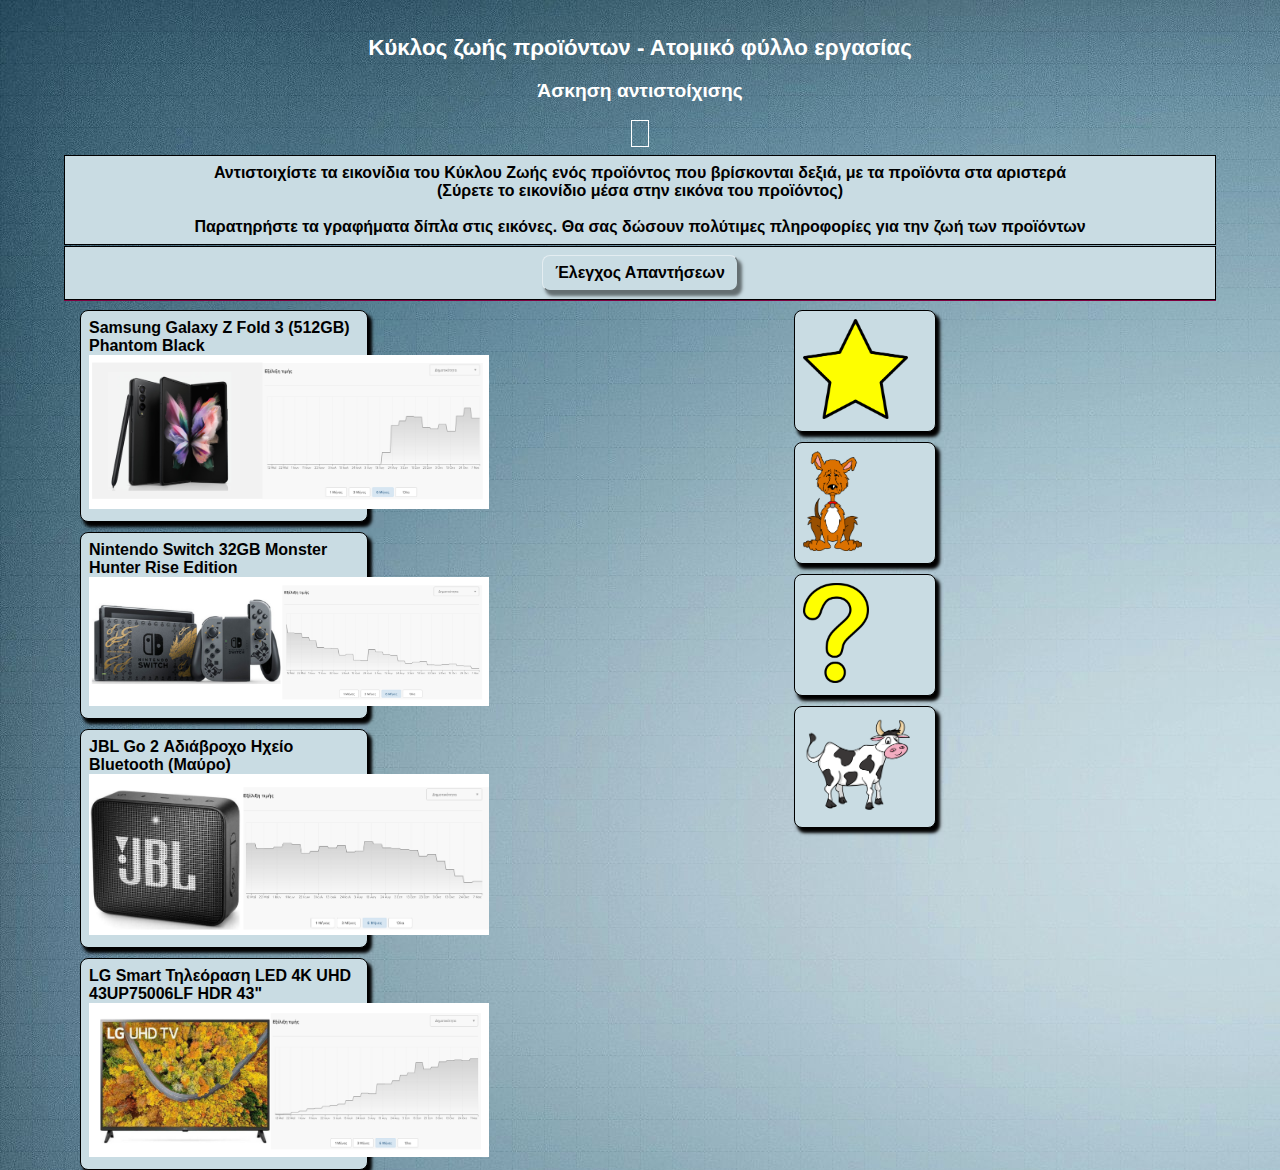
<file: pad_1/ex2_uderstanding.htm>
<!DOCTYPE html>
<html xmlns="http://www.w3.org/1999/xhtml" lang="en" xml:lang="en" prefix="dc: http://purl.org/dc/elements/1.1/">
<head><meta name="author" content="Created with Hot Potatoes by Half-Baked Software, registered to John Niaou."/><meta name="keywords" content="Hot Potatoes, Hot Potatoes, Half-Baked Software, Windows, University of Victoria"/>
<meta http-equiv="Content-Type" content="text/html; charset=UTF-8"/>

<meta name="dc:creator" content="John Niaou" />
<meta name="dc:title" content="&#x039A;&#x03CD;&#x03BA;&#x03BB;&#x03BF;&#x03C2; &#x03B6;&#x03C9;&#x03AE;&#x03C2; &#x03C0;&#x03C1;&#x03BF;&#x03CA;&#x03CC;&#x03BD;&#x03C4;&#x03C9;&#x03BD; - &#x0391;&#x03C4;&#x03BF;&#x03BC;&#x03B9;&#x03BA;&#x03CC; &#x03C6;&#x03CD;&#x03BB;&#x03BB;&#x03BF; &#x03B5;&#x03C1;&#x03B3;&#x03B1;&#x03C3;&#x03AF;&#x03B1;&#x03C2;" />



<title>
&#x039A;&#x03CD;&#x03BA;&#x03BB;&#x03BF;&#x03C2; &#x03B6;&#x03C9;&#x03AE;&#x03C2; &#x03C0;&#x03C1;&#x03BF;&#x03CA;&#x03CC;&#x03BD;&#x03C4;&#x03C9;&#x03BD; - &#x0391;&#x03C4;&#x03BF;&#x03BC;&#x03B9;&#x03BA;&#x03CC; &#x03C6;&#x03CD;&#x03BB;&#x03BB;&#x03BF; &#x03B5;&#x03C1;&#x03B3;&#x03B1;&#x03C3;&#x03AF;&#x03B1;&#x03C2;
</title>

<!-- Made with executable version 7.0 Release 3 Build 0 -->

<!-- The following insertion allows you to add your own code directly to this head tag from the configuration screen -->



<style>


/* This is the CSS stylesheet used in the exercise. */
/* Elements in square brackets are replaced by data based on configuration settings when the exercise is built. */

/* BeginCorePageCSS */

/* Made with executable version 7.0 Release 3 Build 0 */



/* CSS variables for colours. */
:root{
	--strFontFace:       century gothic,Arial,sans-serif;
	--strFontSize:       medium;
	--strTextColor:      #000000;
	--strTitleColor:     #ffffff;

	--strFuncLightColor: #e4edf1;
	--strFuncShadeColor: #646e71;
	--strLinkColor:      #804000;
	--strVLinkColor:     #0000CC;
	
	--strNavBarColor:    #800040;
	--strNavLightColor:  #bf7f9f;
	--strNavShadeColor:  #400020;
	--strNavTextColor:   #ffffff;
	
	--strPageBGColor:    #800040;
	--strExBGColor:      #c9dce3;
}

body{
	font-family: var(--strFontFace);
	background-color: var(--strPageBGColor);
	color: var(--strTextColor);
	background-image: url(images_bcg/faded-background.jpg); 
	margin-right: 5%;
	margin-left: 5%;
	font-size: var(--strFontSize);
	padding-bottom: 0.5em;
}

p{
	text-align: left;
	margin: 0px;
	font-size: 1em;
}

table,div,span,td{
	font-size: 1em;
	color: var(--strTextColor);
}

div.Titles{
	padding: 0.5em;;
	text-align: center;
	color: var(--strTitleColor);
}

button{
	font-family: var(--strFontFace);
	font-size: 1em;
	display: inline;
}

.ExerciseTitle{
	font-size: 140%;
	color: var(--strTitleColor);
}

.ExerciseSubtitle{
	font-size: 120%;
	color: var(--strTitleColor);
}

div.StdDiv, div.ExerciseContainer, div.ReadingContainer{
	background-color: var(--strExBGColor);
	text-align: center;
	font-size: 1em;
	color: var(--strTextColor);
	padding: 0.5em;
	border-style: solid;
	border-width: 1px 1px 1px 1px;
	border-color: var(--strTextColor);
	margin-bottom: 1px;
}

div.ReadingContainer, div.ExerciseContainer{
	min-width: 15em;
	flex-grow: 1;
	flex-basis: 0;
	margin: 1px;
}

div#ContainerDiv{
	margin: -1px;
	padding: 0;
	border: none;
	display: flex;
	flex-direction: row;
	flex-wrap: wrap;
	justify-content: space-between;
}

/* EndCorePageCSS */

.RTLText{
	text-align: right;
	font-size: 150%;
	direction: rtl;
	font-family: "Simplified Arabic", "Traditional Arabic", "Times New Roman", var(--strFontFace); 
}

.CentredRTLText{
	text-align: center;
	font-size: 150%;
	direction: rtl;
	font-family: "Simplified Arabic", "Traditional Arabic", "Times New Roman", var(--strFontFace); 
}

button p.RTLText{
	text-align: center;
}

.RTLGapBox{
	text-align: right;
	font-size: 150%;
	direction: rtl;
	font-family: "Times New Roman", var(--strFontFace);
}

.Guess{
	font-weight: bold;
}

.CorrectAnswer{
	font-weight: bold;
}

div#Timer{
	padding: 0.25em;
	margin-left: auto;
	margin-right: auto;
	text-align: center;
	color: var(--strTitleColor);
}

span#TimerText{
	padding: 0.25em;
	border-width: 1px;
	border-style: solid;
	font-weight: bold;
	display: none;
	color: var(--strTitleColor);
}

span.Instructions{

}

div.ExerciseText{

}

.FeedbackText, .FeedbackText span.CorrectAnswer, .FeedbackText span.Guess, .FeedbackText span.Answer{
	color: var(--strTitleColor);
}

.LeftItem{
	font-size: 1em;
	color: var(--strTextColor);
	text-align: left;
}

.RightItem{
	font-weight: bold;
	font-size: 1em;
	color: var(--strTextColor);
	text-align: left;
}

span.CorrectMark{

}

input, textarea{
	font-family: var(--strFontFace);
	font-size: 120%;
}

select{
	font-size: 1em;
}

div.Feedback {
	background-color: var(--strPageBGColor);
	left: 33%;
	width: 34%;
	top: 33%;
	z-index: 1;
	border-style: solid;
	border-width: 1px;
	padding: 5px;
	text-align: center;
	color: var(--strTitleColor);
	position: absolute;
	display: none;
	font-size: 1em;
}




div.ExerciseDiv{
	color: var(--strTextColor);
}

/* JMatch standard output table. */
table.MatchTable{
	margin: 2em auto; 
	border-width: 0;
}

/* JMatch flashcard styles */
table.FlashcardTable{
	background-color: transparent;
	color: var(--strTextColor);
	border-color: var(--strTextColor);
	margin-left: auto;
	margin-right: auto;
	margin-top: 2em;
	margin-bottom: 2em;
	/*width: 90%;*/
	position: relative;
	text-align: center;
	padding: 0px;
}

table.FlashcardTable tr{
	border-style: none;
	margin: 0px;
	padding: 0px;
	background-color: var(--strExBGColor);
}

table.FlashcardTable td.Showing{
	font-size: 140%;
	text-align: center;
	width: 50%;
	display: table-cell;
	padding: 2em;
	margin: 0px;
	border-style: solid;
	border-width: 1px;
	border-radius: 0.5em;
	color: var(--strTextColor);
	box-shadow: 0.2em 0.3em 0.2em var(--strNavShadeColor);
	background-color: var(--strPageBGColor);
}

table.FlashcardTable td.Hidden{
	display: none;
}

/* JMix styles */
div.JMixDrag, div.JMatchDrag{
	padding: 0;
	background-color: var(--strPageBGColor);
	border-style: none;
}

div#GuessDiv{
	padding: 0.5em;
	margin-bottom: 2em;
}

div#SegmentDiv{
	margin-top: 2em;
	margin-bottom: 2em;
	text-align: center;
}

a.ExSegment{
	font-size: 120%;
	font-weight: bold;
	text-decoration: none;
	color: var(--strTextColor);
	display: inline-block;
	padding: 0.5em;
	border: solid 1pt gray;
	margin-bottom: 0.5em;
}

span.RemainingWordList{
	font-style: italic;
}

div.DropLine {
	position: absolute;
	text-align: left;
	border-bottom-style: solid;
	border-bottom-width: 1px;
	border-bottom-color: var(--strTitleColor);
	width: 80%;
	left: 10%;
}

/* JCloze styles */

.ClozeWordList{
	text-align: center;
	font-weight: bold;
}

div.ClozeBody{
	text-align: left;
	margin-top: 2em;
	margin-bottom: 2em;
	line-height: 2.0
}

span.GapSpan{
	font-weight: bold;
}

/* JCross styles */

table.CrosswordGrid{
	margin: auto auto 1em auto;
	border-collapse: collapse;
	padding: 0px;
	background-color: #000000;
}

table.CrosswordGrid tbody tr td{
	width: 1.5em;
	height: 1.5em;
	text-align: center;
	vertical-align: middle;
	font-size: 140%;
	padding: 1px;
	margin: 0px;
	border-style: solid;
	border-width: 1px;
	border-color: #000000;
	color: #000000;
}

table.CrosswordGrid span{
	color: #000000;
}

table.CrosswordGrid td.BlankCell{
	background-color: #000000;
	color: #000000;
}

table.CrosswordGrid td.LetterOnlyCell{
	text-align: center;
	vertical-align: middle;
	background-color: #ffffff;
	color: #000000;
	font-weight: bold;
}

table.CrosswordGrid td.NumLetterCell{
	text-align: left;
	vertical-align: top;
	background-color: #ffffff;
	color: #000000;
	padding: 1px;
	font-weight: bold;
}

.NumLetterCellText{
	cursor: pointer;
	color: #000000;
}

.GridNum{
	vertical-align: super;
	font-size: 66%;
	font-weight: bold;
	text-decoration: none;
	color: #000000;
}

.GridNum:hover, .GridNum:visited{
	color: #000000;
}

table#Clues{
	margin: auto;
	vertical-align: top;
}

table#Clues td{
	vertical-align: top;
}

table.ClueList{
  margin: auto;
}

td.ClueNum{
	text-align: right;
	font-weight: bold;
	vertical-align: top;
}

td.Clue{
	text-align: left;
}

div#ClueEntry{
	text-align: left;
	margin-bottom: 1em;
}

/* Keypad styles */

div.Keypad{
	text-align: center;
	display: none; /* initially hidden, shown if needed */
	margin-bottom: 0.5em;
}

div.Keypad button{
	font-family: var(--strFontFace);
	font-size: 120%;
	background-color: #ffffff;
	color: #000000;
	width: 2em;
	border-style: solid;
	border-width: 1px;
	border-radius: 0.5em;
	color: var(--strTextColor);
	box-shadow: 0.2em 0.3em 0.2em var(--strTextColor);
}

/* JQuiz styles */

div.QuestionNavigation{
	text-align: center;
}

.QNum{
	margin: 0em 1em 0.5em 1em;
	font-weight: bold;
	vertical-align: middle;
}

textarea{
	font-family: var(--strFontFace);
}

.QuestionText{
	text-align: left;
	margin: 0px;
	font-size: 1em;
}

.Answer{
	font-size: 120%;
}

.PartialAnswer{
	font-size: 120%;
	letter-spacing: 0.1em;
	color: var(--strTitleColor);
}

.Highlight{
	color: #000000;
	background-color: #ffff00;
	font-weight: bold;
	font-size: 120%;
}

ol.QuizQuestions{
	text-align: left;
	list-style-type: none;
}

li.QuizQuestion{
	padding: 1em;
	border-style: solid;
	border-width: 0px 0px 1px 0px;
}

ol.MCAnswers{
	text-align: left;
	list-style-type: upper-alpha;
	padding: 1em;
}

ol.MCAnswers li{
	margin-bottom: 1em;
}

ol.MSelAnswers{
	text-align: left;
	list-style-type: lower-alpha;
	padding: 1em;
}

div.ShortAnswer{
	padding: 1em;
}

.FuncButton {
	border-style: solid;
	border-radius: 0.5em;
	padding: 0.5em;
	min-width: 3em;

	border-left-color: var(--strFuncLightColor);
	border-top-color: var(--strFuncLightColor);
	border-right-color: var(--strFuncShadeColor);
	border-bottom-color: var(--strFuncShadeColor);
	color: var(--strTextColor);
	background-color: var(--strExBGColor);

	border-width: 1pt;
	cursor: pointer;	
	box-shadow: 0.2em 0.3em 0.2em var(--strFuncShadeColor);
}

.FuncButton:active {
	box-shadow: none;
}

.FuncButton:hover{
	color: var(--strExBGColor);
	background-color: var(--strTextColor);
}

/*BeginNavBarStyle*/

div.NavButtonBar{
	background-color: var(--strNavBarColor);
	text-align: center;
	margin: 0.25rem 0;
	clear: both;
	font-size: 1em;
	padding: 0.2em;
	box-sizing: border-box;
}

.NavButton {
	border-style: solid;
	border-radius: 0.5em;
	padding: 0.5em;
	min-width: 3em;
	
	border-left-color: var(--strNavLightColor);
	border-top-color: var(--strNavLightColor);
	border-right-color: var(--strNavShadeColor);
	border-bottom-color: var(--strNavShadeColor); 
	background-color: var(--strNavBarColor);
	color: var(--strNavTextColor);

	border-width: 1pt;
	cursor: pointer;	
	box-shadow: 0.2em 0.3em 0.2em var(--strNavShadeColor);
}

.NavButton:active {
	box-shadow: none;
}

.NavButton:hover{
	color: var(--strNavBarColor);
	background-color: var(--strNavTextColor);
}

/*EndNavBarStyle*/

a{
	color: var(--strLinkColor);
}

a:visited{
	color: var(--strVLinkColor);
}

a:hover{
	color: var(--strLinkColor);
}

div.CardStyle {
	position: absolute;
	font-family: var(--strFontFace);
	font-size: 1em;
	border-style: solid;
	border-radius: 0.5em;
	padding: 0.5em;
	min-width: 2em;
	border-width: 1pt;
	color: var(--strTextColor);
	box-shadow: 0.2em 0.3em 0.2em var(--strTextColor);
	background-color: var(--strExBGColor);
	left: -50px;
	top: -50px;
	overflow: visible;
	touch-action: none;
	user-select: none;
	box-sizing: border-box;
}

div.CardStyleCentered{
	text-align: center;
}

.rtl{
	text-align: right;
	font-size: 140%;
}


</style>

<script>

//<![CDATA[

<!--




//CODE FOR HANDLING NAV BUTTONS AND FUNCTION BUTTONS

function FocusAButton(){
	if (document.getElementById('CheckButton1') != null){
		document.getElementById('CheckButton1').focus();
	}
	else{
		if (document.getElementById('CheckButton2') != null){
			document.getElementById('CheckButton2').focus();
		}
		else{
			document.getElementsByTagName('button')[0].focus();
		}
	}
}




//CODE FOR HANDLING DISPLAY OF POPUP FEEDBACK BOX

var topZ = 1000;

function ShowMessage(Feedback){
	var Output = Feedback + '<br /><br />';
	document.getElementById('FeedbackContent').innerHTML = Output;
	var FDiv = document.getElementById('FeedbackDiv');
	topZ++;
	FDiv.style.zIndex = topZ;
	FDiv.style.top = TopSettingWithScrollOffset(30) + 'px';

	FDiv.style.display = 'block';

	ShowElements(false, 'input');
	ShowElements(false, 'select');
	ShowElements(false, 'object');
	ShowElements(true, 'object', 'FeedbackContent');

//Focus the OK button
	setTimeout("document.getElementById('FeedbackOKButton').focus()", 50);
	
//
//	RefreshImages();
//
}

function ShowElements(Show, TagName, ContainerToReverse){
// added third argument to allow objects in the feedback box to appear
//IE bug -- hide all the form elements that will show through the popup
//FF on Mac bug : doesn't redisplay objects whose visibility is set to visible
//unless the object's display property is changed

	//get container object (by Id passed in, or use document otherwise)
	TopNode = document.getElementById(ContainerToReverse);
	var Els;
	if (TopNode != null) {
		Els = TopNode.getElementsByTagName(TagName);
	} else {
		Els = document.getElementsByTagName(TagName);
	}

	for (var i=0; i<Els.length; i++){
		if (TagName == "object") {
			//manipulate object elements in all browsers
			if (Show == true){
				Els[i].style.visibility = 'visible';
			}
			else{
				Els[i].style.visibility = 'hidden';
			}
		} 
	}
}



function HideFeedback(){
	document.getElementById('FeedbackDiv').style.display = 'none';
	ShowElements(true, 'input');
	ShowElements(true, 'select');
	ShowElements(true, 'object');
}


//GENERAL UTILITY FUNCTIONS AND VARIABLES

//PAGE DIMENSION FUNCTIONS
function PageDim(){
//Get the page width and height
	this.W = 600;
	this.H = 400;
	this.W = document.getElementsByTagName('body')[0].offsetWidth;
	this.H = document.getElementsByTagName('body')[0].offsetHeight;
}

var pg = null;

function GetPageXY(El) {
	var XY = {x: 0, y: 0};
	while(El){
		XY.x += El.offsetLeft;
		XY.y += El.offsetTop;
		El = El.offsetParent;
	}
	return XY;
}

function GetScrollTop(){
	if (typeof(window.pageYOffset) == 'number'){
		return window.pageYOffset;
	}
	else{
		if ((document.body)&&(document.body.scrollTop)){
			return document.body.scrollTop;
		}
		else{
			if ((document.documentElement)&&(document.documentElement.scrollTop)){
				return document.documentElement.scrollTop;
			}
			else{
				return 0;
			}
		}
	}
}

function GetViewportHeight(){
	if (typeof window.innerHeight != 'undefined'){
		return window.innerHeight;
	}
	else{
		if (((typeof document.documentElement != 'undefined')&&(typeof document.documentElement.clientHeight !=
     'undefined'))&&(document.documentElement.clientHeight != 0)){
			return document.documentElement.clientHeight;
		}
		else{
			return document.getElementsByTagName('body')[0].clientHeight;
		}
	}
}

function TopSettingWithScrollOffset(TopPercent){
	var T = Math.floor(GetViewportHeight() * (TopPercent/100));
	return GetScrollTop() + T; 
}

//CODE FOR AVOIDING LOSS OF DATA WHEN BACKSPACE KEY INVOKES history.back()
var InTextBox = false;

function SuppressBackspace(e){ 
	if (InTextBox == true){return;}
	thisKey = e.keyCode;

	var Suppress = false;

	if (thisKey == 8) {
		Suppress = true;
		e.preventDefault();
	}
}

window.addEventListener('keypress',SuppressBackspace,false);

function ReduceItems(InArray, ReduceToSize){
	var ItemToDump=0;
	var j=0;
	while (InArray.length > ReduceToSize){
		ItemToDump = Math.floor(InArray.length*Math.random());
		InArray.splice(ItemToDump, 1);
	}
}

function Shuffle(InArray){
	var Num;
	var Temp = new Array();
	var Len = InArray.length;

	var j = Len;

	for (var i=0; i<Len; i++){
		Temp[i] = InArray[i];
	}

	for (i=0; i<Len; i++){
		Num = Math.floor(j  *  Math.random());
		InArray[i] = Temp[Num];

		for (var k=Num; k < (j-1); k++) {
			Temp[k] = Temp[k+1];
		}
		j--;
	}
	return InArray;
}

function WriteToInstructions(Feedback) {
	document.getElementById('InstructionsDiv').innerHTML = Feedback;

	RefreshImages();

}



Imgs = new Array();

function PreloadImages(){
	var a = PreloadImages.arguments;
	for (var i=0; i<a.length; i++){
		Imgs[i] = new Image();
		Imgs[i].src = a[i];
	}
}

function RefreshImages(){
	for (var i=0; i<document.images.length; i++){
		if (document.images[i].name.substring(0,6) != 'NavBar'){
			document.images[i].src = document.images[i].src;
		}
	}
}


function EscapeDoubleQuotes(InString){
	return InString.replace(/"/g, '&quot;')
}

function TrimString(InString){
        var x = 0;

        if (InString.length != 0) {
                while ((InString.charAt(InString.length - 1) == '\u0020') || (InString.charAt(InString.length - 1) == '\u000A') || (InString.charAt(InString.length - 1) == '\u000D')){
                        InString = InString.substring(0, InString.length - 1)
                }

                while ((InString.charAt(0) == '\u0020') || (InString.charAt(0) == '\u000A') || (InString.charAt(0) == '\u000D')){
                        InString = InString.substring(1, InString.length)
                }

                while (InString.indexOf('  ') != -1) {
                        x = InString.indexOf('  ')
                        InString = InString.substring(0, x) + InString.substring(x+1, InString.length)
                 }

                return InString;
        }

        else {
                return '';
        }
}

function FindLongest(InArray){
	if (InArray.length < 1){return -1;}

	var Longest = 0;
	for (var i=1; i<InArray.length; i++){
		if (InArray[i].length > InArray[Longest].length){
			Longest = i;
		}
	}
	return Longest;
}

//SELECTION OBJECT FOR TYPING WITH KEYPAD
var selObj = null;
            
SelObj = function(box){
	this.box = box;
	this.selStart = this.box.selectionStart;
	this.selEnd = this.box.selectionEnd;
	this.selText = this.box.value.substring(this.selStart, this.selEnd);
	return this;
}

function setSelText(newText){
	var caretPos = this.selStart + newText.length;
	var newValue = this.box.value.substring(0, this.selStart);
	newValue += newText;
	newValue += this.box.value.substring(this.selEnd, this.box.value.length);
	this.box.value = newValue;
	this.box.setSelectionRange(caretPos, caretPos);
	this.box.focus();
}
SelObj.prototype.setSelText = setSelText;

function setSelSelectionRange(start, end){
	this.box.setSelectionRange(start, end);
}
SelObj.prototype.setSelSelectionRange = setSelSelectionRange;

//UNICODE CHARACTER FUNCTIONS
function IsCombiningDiacritic(CharNum){
	var Result = (((CharNum >= 0x0300)&&(CharNum <= 0x370))||((CharNum >= 0x20d0)&&(CharNum <= 0x20ff)));
	Result = Result || (((CharNum >= 0x3099)&&(CharNum <= 0x309a))||((CharNum >= 0xfe20)&&(CharNum <= 0xfe23)));
	return Result;
}

function IsCJK(CharNum){
	return ((CharNum >= 0x3000)&&(CharNum < 0xd800));
}

//SETUP FUNCTIONS
//BROWSER WILL REFILL TEXT BOXES FROM CACHE IF NOT PREVENTED
function ClearTextBoxes(){
	var NList = document.getElementsByTagName('input');
	for (var i=0; i<NList.length; i++){
		if ((NList[i].id.indexOf('Guess') > -1)||(NList[i].id.indexOf('Gap') > -1)){
			NList[i].value = '';
		}
		if (NList[i].id.indexOf('Chk') > -1){
			NList[i].checked = '';
		}
	}
}





//Polyfill for old Safari versions.
if (window.NodeList && !NodeList.prototype.forEach) {
    NodeList.prototype.forEach = Array.prototype.forEach;
}



//JMATCH-SPECIFIC CORE JAVASCRIPT CODE

//Work around Safari bug
var scrollable = true;

var listener = function(e) {
    if (! scrollable) {
        e.preventDefault();
    }
}

document.addEventListener('touchmove', listener, { passive:false });

var CorrectResponse = '<b>&#x03A3;&#x03C5;&#x03B3;&#x03C7;&#x03B1;&#x03C1;&#x03B7;&#x03C4;&#x03AE;&#x03C1;&#x03B9;&#x03B1;!!! &#x03A4;&#x03B1; &#x03B2;&#x03C1;&#x03AE;&#x03BA;&#x03B5;&#x03C2; &#x03CC;&#x03BB;&#x03B1;.</b>';
var IncorrectResponse = '<b>&#x039A;&#x03AC;&#x03C4;&#x03B9; &#x03B4;&#x03B5;&#x03BD; &#x03C0;&#x03AE;&#x03B3;&#x03B5; &#x03BA;&#x03B1;&#x03BB;&#x03AC;! <br>&#x0388;&#x03C7;&#x03B5;&#x03B9;&#x03C2; &#x03C4;&#x03B7;&#x03BD; &#x03B5;&#x03C5;&#x03BA;&#x03B1;&#x03B9;&#x03C1;&#x03AF;&#x03B1; &#x03BD;&#x03B1; &#x03B4;&#x03B9;&#x03BF;&#x03C1;&#x03B8;&#x03CE;&#x03C3;&#x03B5;&#x03B9;&#x03C2; &#x03C4;&#x03B9;&#x03C2; &#x03BB;&#x03B1;&#x03BD;&#x03B8;&#x03B1;&#x03C3;&#x03BC;&#x03AD;&#x03BD;&#x03B5;&#x03C2; &#x03B1;&#x03C0;&#x03B1;&#x03BD;&#x03C4;&#x03AE;&#x03C3;&#x03B5;&#x03B9;&#x03C2; &#x03C3;&#x03BF;&#x03C5;</b>';
var YourScoreIs = '<b>&#x03A0;&#x03BF;&#x03C3;&#x03BF;&#x03C3;&#x03C4;&#x03CC; &#x03B5;&#x03C0;&#x03B9;&#x03C4;&#x03C5;&#x03C7;&#x03AF;&#x03B1;&#x03C2;</b>';
var FeedbackWidth = 200; //default
var ExBGColor = getComputedStyle(document.documentElement).getPropertyValue('--strExBGColor');
var PageBGColor = getComputedStyle(document.documentElement).getPropertyValue('--strPageBGColor');
var TextColor = getComputedStyle(document.documentElement).getPropertyValue('--strTextColor');
var TitleColor = getComputedStyle(document.documentElement).getPropertyValue('--strTitleColor');
var Penalties = 0;
var Score = 0;
var TimeOver = false;
var Locked = false;
var ShuffleQs = false;
var QsToShow = 0;
var ResizeTimer = null;

var LeftColPos = 100;
var RightColPos = 500;
var DragTop = 120;
var Finished = false;
var AnswersTried = '';

//Fixed and draggable card arrays
FC = new Array();
DC = new Array();

var DraggingCard = null;
var moveFunc = function(e){e.preventDefault(); doDrag(e)};
var endFunc = function(e){e.preventDefault(); endDrag(e)};

function beginDrag(e, Card){
	scrollable = false;
	DraggingCard = Card;
	DraggingCard.Highlight();
	window.addEventListener('mousemove',  moveFunc);
	window.addEventListener('mouseup',    endFunc);
	window.addEventListener('touchmove',  moveFunc);
	window.addEventListener('touchend',   endFunc);
	var currX, currY;
	if (e.touches){
		currX = e.touches[0].clientX;
		currY = e.touches[0].clientY;
	}
	else{
		currX = e.clientX;
		currY = e.clientY; 
	}

	topZ++;
	DraggingCard.style.zIndex = topZ;
	window.lastX = currX; 
	window.lastY = currY;
	return false;  
} 


function doDrag(e) {
	var currX, currY;
	var difX, difY;
	if (e.touches){
		currX = e.touches[0].clientX;
		currY = e.touches[0].clientY;
	}
	else{
		currX = e.clientX;
		currY = e.clientY; 
	}
	
	difX = currX - window.lastX; 
	difY = currY - window.lastY;
	DraggingCard.style.left = DraggingCard.GetL() + difX + 'px'; 
	DraggingCard.style.top  = DraggingCard.GetT() + difY + 'px'; 
	window.lastX = currX; 
	window.lastY = currY; 
	return false;
} 

function endDrag(e) { 
	DraggingCard.Unhighlight();
	window.removeEventListener('mousemove', moveFunc);
	window.removeEventListener('touchmove', moveFunc);
	window.removeEventListener('mouseup', endFunc);
	window.removeEventListener('touchend', endFunc);
	onEndDrag();
	scrollable = true;
	return true;
} 

function onEndDrag(){ 
	DraggingOrigPos = parseInt(DraggingCard.getAttribute('id').substring(2));
	DragEx.HandleDrop(DraggingOrigPos);
	DraggingCard = null;
} 

//Utility functions for dimensions of elements.
var GetL = function(){
	return this.offsetLeft;
}
var GetR = function(){
	return this.offsetLeft + this.offsetWidth;
}
var GetT = function(){
	return this.offsetTop;
}
var GetB = function(){
	return this.offsetTop + this.offsetHeight;
}
var GetH = function(){
	return this.offsetHeight;
}
var GetW = function(){
	return this.offsetWidth;
}
var Highlight = function(){
	this.style.backgroundColor = TextColor;
	this.style.color = ExBGColor;
};
var Unhighlight = function(){
	this.style.backgroundColor = ExBGColor;
	this.style.color = TextColor;
};
var GetOverlap = function(OtherCard){
	var smR=(this.GetR() < OtherCard.GetR())? this.GetR(): OtherCard.GetR();
	var lgL=(this.GetL() > OtherCard.GetL())? this.GetL(): OtherCard.GetL();
	var HDim=smR-lgL;
	if (HDim<1){return 0;}
	var smB=(this.GetB() < OtherCard.GetB())? this.GetB(): OtherCard.GetB();
	var lgT=(this.GetT() > OtherCard.GetT())? this.GetT(): OtherCard.GetT();
	var VDim=smB-lgT;
	if (VDim<1){return 0;}
	return (HDim*VDim);	
};

/*
  The new V7 DragEx object replaces the arrays of old.
*/
var V7JsonEx = '{  "ShuffleLeftItems": false,  "IsSimple": true,  "ItemsToShow": -1,  "LeftItems": [{"OrigPos": 0,     "Group": 0}, {"OrigPos": 1,     "Group": 1}, {"OrigPos": 2,     "Group": 2}, {"OrigPos": 3,     "Group": 3}],  "RightItems": [{"OrigPos": 0,     "Groups": [0], "MatchedWith": -1}, {"OrigPos": 1,     "Groups": [1], "MatchedWith": -1}, {"OrigPos": 2,     "Groups": [2], "MatchedWith": -1}, {"OrigPos": 3,     "Groups": [3], "MatchedWith": -1}]}';

var DragEx = JSON.parse(V7JsonEx);

//Methods for the object.
DragEx.Setup = function(){
	var i;
	





	PreloadImages('images_bcg/Galaxy_Z_Fold3_Blass_graph.png','images_bcg/nintendo_switch_graph.png','images_bcg/jbl_go2_speaker_graph.png','images_bcg/lg_43up75006lf_smart_4k_uhd_43_graph.png','images_bcg/question-mark.svg.hi.png','images_bcg/old_dog.png','images_bcg/cow.png','images_bcg/star.png');


//Add custom functions to all the cards.
	document.querySelectorAll('div.CardStyle').forEach(function(div){
		div.Highlight = Highlight.bind(div);
		div.Unhighlight = Unhighlight.bind(div);
		div.GetL = GetL.bind(div);
		div.GetT = GetT.bind(div);
		div.GetR = GetR.bind(div);
		div.GetB = GetB.bind(div);
		div.GetH = GetH.bind(div);
		div.GetW = GetW.bind(div);
		div.GetOverlap = GetOverlap.bind(div);
	}.bind(this));
	
//Connect each of the items to its card.
	this.LeftItems.forEach(function(LI){
		LI.Card = document.getElementById('L_' + LI.OrigPos);
	}.bind(this));
	this.RightItems.forEach(function(RI){
		RI.Card = document.getElementById('R_' + RI.OrigPos);
		RI.Card.addEventListener('mousedown',  (function(e){beginDrag(e, this)}.bind(RI.Card)));
		RI.Card.addEventListener('touchstart', (function(e){beginDrag(e, this)}.bind(RI.Card)));
		RI.Card.style.cursor = 'grab';
	}.bind(this));
//Reduce the items as required. Sanity check: don't allow less than 2.
	if (this.ItemsToShow > 2){
		while (this.LeftItems.length > this.ItemsToShow){
			RemItem = Math.floor(this.LeftItems.length*Math.random());
			OP = this.LeftItems[RemItem].OrigPos;
			this.LeftItems[RemItem].Card.parentNode.removeChild(this.LeftItems[RemItem].Card);
			this.LeftItems.splice([RemItem], 1);

//Having removed an item from the left, we must remove the corresponding 
//one from the right if it exists. (There may not be a matching item if 
//the one removed was a distractor.)
			for (i = 0; i < this.RightItems.length; i++){
				if (this.RightItems[i].OrigPos == OP){
					this.RightItems[i].Card.parentNode.removeChild(this.RightItems[i].Card);
					this.RightItems.splice(i, 1);
				}
			}
		}
	}
//Now do any shuffling that's required.
	if (this.ShuffleLeftItems == true){
		this.LeftItems = Shuffle(this.LeftItems);
	}
	this.RightItems = Shuffle(this.RightItems);
	
	this.SetInitialPositions(true);
	
//Fix to avoid image dragging problem in cards with images.
	var DragImgs = document.querySelectorAll('div.CardStyle img');
	for (i = 0; i<DragImgs.length; i++){
		DragImgs[i]. onmousedown = function(){return false;}
	}

//We use a timeout here to allow card positions to be established
//before they're used for sliding matched cards.
	window.addEventListener('resize', function(e){
		clearTimeout(ResizeTimer);
		ResizeTimer = setTimeout(function(){DragEx.SetInitialPositions(false)}, 250);
	});


	StartTimer();
	

};

DragEx.GetLeftItemByOrigPos = function(Pos){
	for (var i=0; i<this.LeftItems.length; i++){
		if (this.LeftItems[i].OrigPos === Pos){
			return this.LeftItems[i];
		}
	}
	return null;
};

DragEx.GetRightItemByOrigPos = function(Pos){
	for (var i=0; i<this.RightItems.length; i++){
		if (this.RightItems[i].OrigPos === Pos){
			return this.RightItems[i];
		}
	}
	return null;
};

DragEx.SendHome = function(ROrigPos){
	Slide(ROrigPos, this.GetRightItemByOrigPos(ROrigPos).Home);
};

DragEx.SetInitialPositions = function(slide){
	
	var ExDiv = document.querySelector('div.ExerciseContainer');
	
//Get the default font size.
	var FontSize = Math.round(parseFloat(getComputedStyle(ExDiv).fontSize));
	
//Get the value of any drop-shadow on the cards so we can allow for it in layout.
	var DS =  window.getComputedStyle(this.LeftItems[0].Card).getPropertyValue('box-shadow').split('px ');
	var DSOffset = 5;
	if ((DS.length > 1)&&(!(Number.isNaN(parseFloat(DS[1]))))){
		DSOffset += Math.abs(Math.ceil(parseFloat(DS[1])));
	}
	
//Calculate container dimensions and positions
	DragTop = parseInt(document.getElementById('CheckButtonDiv').offsetHeight) + parseInt(document.getElementById('CheckButtonDiv').offsetTop) + DSOffset;
	
	var ExDivLeft = ExDiv.offsetLeft;
	var ExDivWidth = ExDiv.offsetWidth;	
	var Indent = Math.min(Math.floor(ExDivWidth / 20), FontSize);
	var DragWidth = Math.floor(ExDivWidth / 4);
	LeftColPos = ExDivLeft + Indent;

//Calculate the width for the left items.	
	var WidestLeft = 0;
	for (var i=0; i<this.LeftItems.length; i++){
		var CurrCard = this.LeftItems[i].Card;
		CurrCard.style.width = '';
		CurrCard.style.height = '';
		var w = CurrCard.GetW() + 10;
		if (w > WidestLeft){
			WidestLeft = w;
		}
	}
	if (WidestLeft > DragWidth){WidestLeft = DragWidth;}

//Calculate the width for the right items.
	DragWidth = Math.floor((ExDivWidth-WidestLeft)/2) - 24;
	RightColPos = ExDivWidth + LeftColPos - (DragWidth + 14 + Indent);
	var Highest = 0;
	var WidestRight = 0;

	for (i=0; i<this.RightItems.length; i++){
		var CurrCard = this.RightItems[i].Card;
		CurrCard.style.width = '';
		CurrCard.style.height = '';
		if (CurrCard.GetW() > DragWidth){CurrCard.style.width = DragWidth + 'px';}
		if (CurrCard.GetH() > Highest){Highest = CurrCard.GetH();}
		if (CurrCard.GetW() > WidestRight){WidestRight = CurrCard.GetW();}
	}

//Size and position the right items.		
	var CurrTop = DragTop;
	
	for (i=0; i<this.RightItems.length; i++){
		var CurrCard = this.RightItems[i].Card;
		CurrCard.style.top = CurrTop + 'px';
		CurrCard.style.left = RightColPos + 'px';
		CurrCard.style.height = Highest + 'px';
		CurrCard.style.width = (WidestRight + 10) + 'px';
		this.RightItems[i].Home = [RightColPos, CurrTop];
		CurrTop = CurrTop + CurrCard.GetH() + DSOffset;
	}

//Size and position the left items.
	CurrTop = DragTop;

	for (var i=0; i<this.LeftItems.length; i++){
		var CurrCard = this.LeftItems[i].Card;
		CurrCard.style.width = WidestLeft + 'px';
		if (CurrCard.GetH() < Highest){CurrCard.style.height = Highest + 'px';}
		CurrCard.style.top = CurrTop + 'px';
		CurrCard.style.left = LeftColPos + 'px';
		CurrTop = CurrTop + CurrCard.GetH() + DSOffset;
	}

//Now we clone the top navbar to create a bottom	
//navbar, and position it.
	var TopNav = document.getElementById('TopNavBar');
	var ReadingDiv = document.getElementById('ReadingDiv');
	
	if (TopNav !== null){

//First delete one if there is one.
		var BottomNav = document.getElementById('BottomNavBar');
		if (BottomNav === null){
			BottomNav = document.getElementById('TopNavBar').cloneNode(true);
			BottomNav.setAttribute('id', 'BottomNavBar');
			BottomNav.style.position = 'absolute';
			document.body.appendChild(BottomNav);
		}
		var LowestLeft = this.LeftItems[this.LeftItems.length - 1].Card.GetB();
		var LowestRight = this.RightItems[this.RightItems.length - 1].Card.GetB();
		var ReadingBottom = (ReadingDiv)? ReadingDiv.offsetTop + ReadingDiv.offsetHeight : 0;
		BottomNav.style.top = (Math.max(ReadingBottom, LowestLeft, LowestRight) + FontSize) + 'px' ;
		BottomNav.style.width = document.getElementById('TopNavBar').offsetWidth + 'px';
	}
	
//Now slide any already-matched items into position.
	this.RightItems.forEach(function(RI){
		if (RI.MatchedWith > -1){
			var TargPoint = this.GetDockPoint(RI.MatchedWith, RI.Card);
			if (RI.MarkedWrong == true){
				RI.Card.Highlight();
				TargPoint[0] = TargPoint[0] + 10;
			}
			if (slide == true){
				Slide(RI.OrigPos, TargPoint);
			}
			else{
				RI.Card.style.left = TargPoint[0] + 'px';
				RI.Card.style.top  = TargPoint[1] + 'px'; 
			}
		}
	}.bind(this));
};

DragEx.GetDockPoint = function(LeftOrigPos, RightCard){
	var TargL, TargT;
	var LeftItem = this.GetLeftItemByOrigPos(LeftOrigPos);
	if (LeftItem !== null){
		var LeftCard = LeftItem.Card;
		TargL = LeftCard.GetR() + 5;
		TargT = (LeftCard.GetT() + Math.floor((LeftCard.GetH() - RightCard.GetH()) / 2));
		return [TargL, TargT];
	}
	else{
		return [0,0];
	}
}

DragEx.HandleDrop = function(ROrigPos){
	var RI = this.GetRightItemByOrigPos(ROrigPos);
	RI.MarkedWrong = false;
	RI.MatchedWith = -1;
	RI.Card.Unhighlight();
	var Overlap = 0;
	var MatchedWith = -1;
	var i;
	this.LeftItems.forEach(function(LI){
		var OL = RI.Card.GetOverlap(LI.Card);
//Check whether it overlaps a card, or is in exact docking position with it.
		var DP = this.GetDockPoint(LI.OrigPos, RI.Card);
		if ((OL > Overlap)||((RI.Card.GetL() == DP[0])&&(RI.Card.GetT() == DP[1]))){
			Overlap = OL;
			MatchedWith = LI.OrigPos;
		}
	}.bind(this));
	if (MatchedWith > -1){
		RI.MatchedWith = MatchedWith;
		TargPoint = this.GetDockPoint(MatchedWith, RI.Card);
		Slide(ROrigPos, TargPoint);
		this.RightItems.forEach(function(RI2){
			if ((RI2.OrigPos !== RI.OrigPos)&&(RI2.MatchedWith == MatchedWith)){
				RI2.MatchedWith = -1;
				RI2.Card.Unhighlight();
				this.SendHome(RI2.OrigPos);
				RI2.MarkedWrong = false;
			}
		}.bind(this));
	}
	else{
		this.SendHome(ROrigPos);
	}
}

//This function checks answers and calculates the 
//current score, then returns true for "finished" or
//false for "not yet finished". The object's Score
//property can then be read.
DragEx.CheckAnswers = function(){
/*
	Check each right item to see whether a) it had an 
	original match on the left, and b) it is matched
	to a left item whose group is one of its groups.
*/
	if (!this.hasOwnProperty('Penalties')){
		this.Penalties = 0;
	}
	var ItemsToCount = 0;
	var CorrectItems = 0;
	var Done = true; //Assume till proven otherwise.
	
//Tot up the scores.
	this.RightItems.forEach(function(RI){
//Only use it if there is a match for it.
		if (this.GetLeftItemByOrigPos(RI.OrigPos) !== null){
			ItemsToCount++;
			if (RI.MatchedWith !== -1){
				var LI = this.GetLeftItemByOrigPos(RI.MatchedWith);
				if (RI.Groups.indexOf(LI.Group) > -1){
					CorrectItems++;
				}
				else{
					Done = false;
					RI.Card.Highlight();
					RI.MarkedWrong = true;
					RI.Card.style.left = (RI.Card.GetL() + 10) + 'px';
				}
			}
			else{
				Done = false;
			}
		}
		else{
//It's a distractor and shouldn't be matched. Deduct one from score.
			if (RI.MatchedWith !== -1){
				Done = false;
				RI.Card.Highlight();
				RI.Card.style.left = (RI.Card.GetL() + 10) + 'px';
				RI.MarkedWrong = true;
				CorrectItems--;
			}
		}
	}.bind(this));
	if (!this.hasOwnProperty('Score')){
		this.Score = 0;
	}
	this.Score = Math.round((100*(CorrectItems - this.Penalties))/ItemsToCount);
	if (Done === false){
		this.Penalties++;
	}
	return Done;
};

function Slide(ROrigPos, TargPoint){
	var Card = DragEx.GetRightItemByOrigPos(ROrigPos).Card;
	if (Math.abs(Card.GetL() - TargPoint[0]) <= 5){
		Card.style.left = TargPoint[0] + 'px';
	}
	else{
		var LeftShift = Card.GetL() < TargPoint[0]? 5: -5;
		Card.style.left = Card.GetL() + LeftShift + 'px';
	}
	if (Card.GetT() !== TargPoint[1]){
		if (Math.abs(Card.GetT() - TargPoint[1]) <= 5){
			Card.style.top = TargPoint[1] + 'px';
		}
		else{
			var TopShift = Card.GetT() < TargPoint[1]? 5: -5;
			Card.style.top = Card.GetT() + TopShift + 'px';
		}
	}
	if ((Card.GetL() != TargPoint[0])||(Card.GetT() != TargPoint[1])){
		setTimeout('Slide(' + ROrigPos + ', [' + TargPoint[0] + ',' + TargPoint[1] + '])', 1);
	}
}

function TimerStartUp(){
	setTimeout('DragEx.Setup()', 300);
}

function CheckAnswers(){
	if (Locked == true){return;}
	
	var Feedback = '';

	var AllDone = DragEx.CheckAnswers();
	Score = DragEx.Score;
	if (Score < 0){Score = 0;}

	if (AllDone == true){
		Feedback = YourScoreIs + ' ' + Score + '%.<br/>' + CorrectResponse;
	}
	else {
		if (TimeOver == true){
			Feedback = YourScoreIs + ' ' + Score + '%.'
		}
		else{
			Feedback = YourScoreIs + ' ' + Score + '%.' + '<br />' + IncorrectResponse;
		}
	}
	ShowMessage(Feedback);
	
//If the exercise is over, deal with that
	if ((AllDone == true)||(TimeOver == true)){


		window.clearInterval(Interval);

		TimeOver = true;
		Locked = true;
		Finished = true;
		WriteToInstructions(Feedback);
	}

	
//The window layout may be affected by the feedback, so 
//put the cards in place again.
	DragEx.SetInitialPositions(false);
}


function TimesUp() {
	document.getElementById('Timer').innerHTML = '<b>&#x03A4;&#x03B5;&#x03BB;&#x03B5;&#x03AF;&#x03C9;&#x03C3;&#x03B5; &#x03BF; &#x03C7;&#x03C1;&#x03CC;&#x03BD;&#x03BF;&#x03C2; &#x03C3;&#x03BF;&#x03C5;!! <br>&#x0394;&#x03B5;&#x03BD; &#x03C0;&#x03B5;&#x03B9;&#x03C1;&#x03AC;&#x03B6;&#x03B5;&#x03B9; &#x03BE;&#x03B1;&#x03BD;&#x03B1;&#x03C0;&#x03C1;&#x03BF;&#x03C3;&#x03C0;&#x03AC;&#x03B8;&#x03B7;&#x03C3;&#x03B5;</b>';

	RefreshImages();

	TimeOver = true;
	CheckAnswers();
	Locked = true;

}







//CODE FOR HANDLING TIMER
//Timer code
var Seconds = 180;
var Interval = null;

function StartTimer(){
	Interval = window.setInterval('DownTime()',1000);
	document.getElementById('TimerText').style.display = 'inline';
}

function DownTime(){
	var ss = Seconds % 60;
	if (ss<10){
		ss='0' + ss + '';
	}

	var mm = Math.floor(Seconds / 60);

	if (document.getElementById('Timer') == null){
		return;
	}

	document.getElementById('TimerText').innerHTML = mm + ':' + ss;
	if (Seconds < 1){
		window.clearInterval(Interval);
		TimeOver = true;
		TimesUp();
	}
	Seconds--;
}






//-->

//]]>

</script>

</head> 

<body onload="TimerStartUp()" id="TheBody" > 
<!-- BeginTopNavButtons -->



<!-- EndTopNavButtons -->

<div class="Titles">
	<h2 class="ExerciseTitle">&#x039A;&#x03CD;&#x03BA;&#x03BB;&#x03BF;&#x03C2; &#x03B6;&#x03C9;&#x03AE;&#x03C2; &#x03C0;&#x03C1;&#x03BF;&#x03CA;&#x03CC;&#x03BD;&#x03C4;&#x03C9;&#x03BD; - &#x0391;&#x03C4;&#x03BF;&#x03BC;&#x03B9;&#x03BA;&#x03CC; &#x03C6;&#x03CD;&#x03BB;&#x03BB;&#x03BF; &#x03B5;&#x03C1;&#x03B3;&#x03B1;&#x03C3;&#x03AF;&#x03B1;&#x03C2;</h2>

	<h3 class="ExerciseSubtitle">&#x0386;&#x03C3;&#x03BA;&#x03B7;&#x03C3;&#x03B7; &#x03B1;&#x03BD;&#x03C4;&#x03B9;&#x03C3;&#x03C4;&#x03BF;&#x03AF;&#x03C7;&#x03B9;&#x03C3;&#x03B7;&#x03C2;</h3>


<div id="Timer">&#160;<span id="TimerText">&#160;&#160;</span>&#160;</div>


</div>

<div id="InstructionsDiv" class="StdDiv">
	<div id="Instructions"><b>&#x0391;&#x03BD;&#x03C4;&#x03B9;&#x03C3;&#x03C4;&#x03BF;&#x03B9;&#x03C7;&#x03AF;&#x03C3;&#x03C4;&#x03B5; &#x03C4;&#x03B1; &#x03B5;&#x03B9;&#x03BA;&#x03BF;&#x03BD;&#x03AF;&#x03B4;&#x03B9;&#x03B1; &#x03C4;&#x03BF;&#x03C5; &#x039A;&#x03CD;&#x03BA;&#x03BB;&#x03BF;&#x03C5; &#x0396;&#x03C9;&#x03AE;&#x03C2; &#x03B5;&#x03BD;&#x03CC;&#x03C2; &#x03C0;&#x03C1;&#x03BF;&#x03CA;&#x03CC;&#x03BD;&#x03C4;&#x03BF;&#x03C2; &#x03C0;&#x03BF;&#x03C5; &#x03B2;&#x03C1;&#x03AF;&#x03C3;&#x03BA;&#x03BF;&#x03BD;&#x03C4;&#x03B1;&#x03B9; &#x03B4;&#x03B5;&#x03BE;&#x03B9;&#x03AC;, &#x03BC;&#x03B5; &#x03C4;&#x03B1; &#x03C0;&#x03C1;&#x03BF;&#x03CA;&#x03CC;&#x03BD;&#x03C4;&#x03B1; &#x03C3;&#x03C4;&#x03B1; &#x03B1;&#x03C1;&#x03B9;&#x03C3;&#x03C4;&#x03B5;&#x03C1;&#x03AC;<br />(&#x03A3;&#x03CD;&#x03C1;&#x03B5;&#x03C4;&#x03B5; &#x03C4;&#x03BF; &#x03B5;&#x03B9;&#x03BA;&#x03BF;&#x03BD;&#x03AF;&#x03B4;&#x03B9;&#x03BF; &#x03BC;&#x03AD;&#x03C3;&#x03B1; &#x03C3;&#x03C4;&#x03B7;&#x03BD; &#x03B5;&#x03B9;&#x03BA;&#x03CC;&#x03BD;&#x03B1; &#x03C4;&#x03BF;&#x03C5; &#x03C0;&#x03C1;&#x03BF;&#x03CA;&#x03CC;&#x03BD;&#x03C4;&#x03BF;&#x03C2;)</b><br><br /><b>&#x03A0;&#x03B1;&#x03C1;&#x03B1;&#x03C4;&#x03B7;&#x03C1;&#x03AE;&#x03C3;&#x03C4;&#x03B5; &#x03C4;&#x03B1; &#x03B3;&#x03C1;&#x03B1;&#x03C6;&#x03AE;&#x03BC;&#x03B1;&#x03C4;&#x03B1; &#x03B4;&#x03AF;&#x03C0;&#x03BB;&#x03B1; &#x03C3;&#x03C4;&#x03B9;&#x03C2; &#x03B5;&#x03B9;&#x03BA;&#x03CC;&#x03BD;&#x03B5;&#x03C2;. &#x0398;&#x03B1; &#x03C3;&#x03B1;&#x03C2; &#x03B4;&#x03CE;&#x03C3;&#x03BF;&#x03C5;&#x03BD; &#x03C0;&#x03BF;&#x03BB;&#x03CD;&#x03C4;&#x03B9;&#x03BC;&#x03B5;&#x03C2; &#x03C0;&#x03BB;&#x03B7;&#x03C1;&#x03BF;&#x03C6;&#x03BF;&#x03C1;&#x03AF;&#x03B5;&#x03C2; &#x03B3;&#x03B9;&#x03B1; &#x03C4;&#x03B7;&#x03BD; &#x03B6;&#x03C9;&#x03AE; &#x03C4;&#x03C9;&#x03BD; &#x03C0;&#x03C1;&#x03BF;&#x03CA;&#x03CC;&#x03BD;&#x03C4;&#x03C9;&#x03BD;</b></div>
</div>


<div id="ContainerDiv">



<div class="ExerciseContainer JMatchDrag">

<div class="StdDiv" id="CheckButtonDiv">
<button id="CheckButton1" class="FuncButton" onclick="CheckAnswers()">&#160;<b>&#x0388;&#x03BB;&#x03B5;&#x03B3;&#x03C7;&#x03BF;&#x03C2; &#x0391;&#x03C0;&#x03B1;&#x03BD;&#x03C4;&#x03AE;&#x03C3;&#x03B5;&#x03C9;&#x03BD;</b>&#160;</button>
</div>


</div>
</div>

<div class="Feedback" id="FeedbackDiv">
<div class="FeedbackText" id="FeedbackContent"></div>
<button id="FeedbackOKButton" class="FuncButton" onclick="HideFeedback(); return false;">&#160;OK&#160;</button>
</div>

<!-- BeginBottomNavButtons -->

<!-- EndBottomNavButtons -->

<!-- BeginSubmissionForm -->

<!-- EndSubmissionForm -->

<div id="L_0" class="CardStyle"><b>Samsung Galaxy Z Fold 3 (512GB) Phantom Black</b><br /><img src="images_bcg/Galaxy_Z_Fold3_Blass_graph.png" alt="Galaxy_Z_Fold3_Blass_graph.png" title="Galaxy_Z_Fold3_Blass_graph" width="400" height="154"/></div>
<div id="L_1" class="CardStyle"><b>Nintendo Switch 32GB Monster Hunter Rise Edition</b><br /><img src="images_bcg/nintendo_switch_graph.png" alt="nintendo_switch_graph.png" title="nintendo_switch_graph" width="400" height="129"/></div>
<div id="L_2" class="CardStyle"><b>JBL Go 2 &#x0391;&#x03B4;&#x03B9;&#x03AC;&#x03B2;&#x03C1;&#x03BF;&#x03C7;&#x03BF; &#x0397;&#x03C7;&#x03B5;&#x03AF;&#x03BF; Bluetooth (&#x039C;&#x03B1;&#x03CD;&#x03C1;&#x03BF;)</b><br /><img src="images_bcg/jbl_go2_speaker_graph.png" alt="jbl_go2_speaker_graph.png" title="jbl_go2_speaker_graph" width="400" height="161"/><br /></div>
<div id="L_3" class="CardStyle"><b>LG Smart &#x03A4;&#x03B7;&#x03BB;&#x03B5;&#x03CC;&#x03C1;&#x03B1;&#x03C3;&#x03B7; LED 4K UHD 43UP75006LF HDR 43"</b><br /><img src="images_bcg/lg_43up75006lf_smart_4k_uhd_43_graph.png" alt="lg_43up75006lf_smart_4k_uhd_43_graph.png" title="lg_43up75006lf_smart_4k_uhd_43_graph" width="400" height="154"/></div>

<div id="R_0" class="CardStyle"><img src="images_bcg/question-mark.svg.hi.png" alt="question-mark.svg.hi.png" title="question-mark.svg.hi" width="66" height="100"/></div>
<div id="R_1" class="CardStyle"><img src="images_bcg/old_dog.png" alt="old_dog.png" title="old_dog" width="59" height="100"/></div>
<div id="R_2" class="CardStyle"><img src="images_bcg/cow.png" alt="cow.png" title="cow" width="114" height="100"/></div>
<div id="R_3" class="CardStyle"><img src="images_bcg/star.png" alt="star.png" title="star" width="105" height="100"/></div>



</body>
</html>
</file>
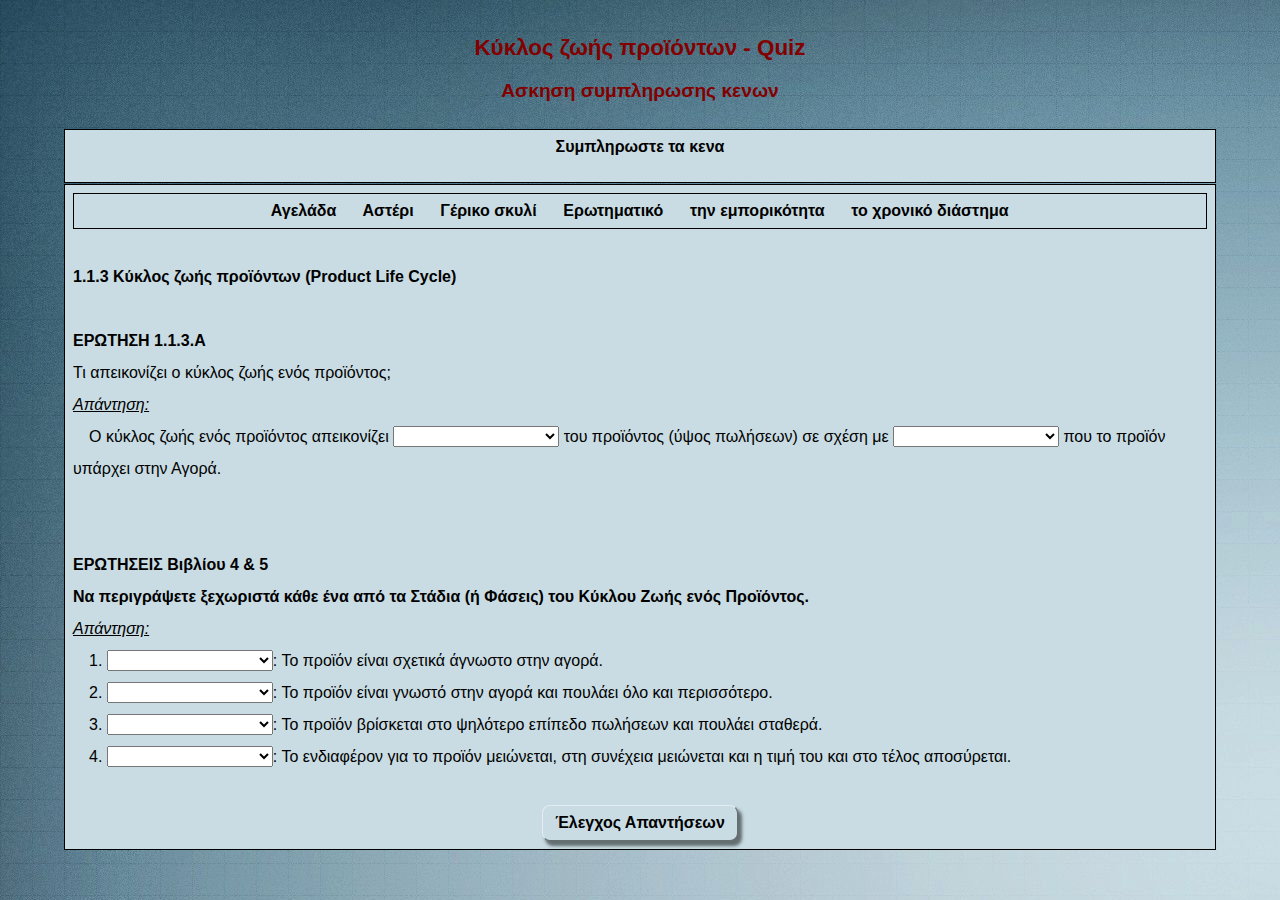
<file: pad_1/ΚύκλοςζωήςπροϊόντωνQuiz.htm>
<!DOCTYPE html>
<html xmlns="http://www.w3.org/1999/xhtml" lang="en" xml:lang="en" prefix="dc: http://purl.org/dc/elements/1.1/">
<head><meta name="author" content="Created with Hot Potatoes by Half-Baked Software, registered to John Niaou."/><meta name="keywords" content="Hot Potatoes, Hot Potatoes, Half-Baked Software, Windows, University of Victoria"/>
<meta http-equiv="Content-Type" content="text/html; charset=UTF-8"/>

<meta name="dc:creator" content="John Niaou" />
<meta name="dc:title" content="&#x039A;&#x03CD;&#x03BA;&#x03BB;&#x03BF;&#x03C2; &#x03B6;&#x03C9;&#x03AE;&#x03C2; &#x03C0;&#x03C1;&#x03BF;&#x03CA;&#x03CC;&#x03BD;&#x03C4;&#x03C9;&#x03BD; - Quiz" />



<title>
&#x039A;&#x03CD;&#x03BA;&#x03BB;&#x03BF;&#x03C2; &#x03B6;&#x03C9;&#x03AE;&#x03C2; &#x03C0;&#x03C1;&#x03BF;&#x03CA;&#x03CC;&#x03BD;&#x03C4;&#x03C9;&#x03BD; - Quiz
</title>

<!-- Made with executable version 7.0 Release 3 Build 0 -->

<!-- The following insertion allows you to add your own code directly to this head tag from the configuration screen -->



<style>


/* This is the CSS stylesheet used in the exercise. */
/* Elements in square brackets are replaced by data based on configuration settings when the exercise is built. */

/* BeginCorePageCSS */

/* Made with executable version 7.0 Release 3 Build 0 */



/* CSS variables for colours. */
:root{
	--strFontFace:       century gothic,Arial,sans-serif;
	--strFontSize:       medium;
	--strTextColor:      #000000;
	--strTitleColor:     #820000;

	--strFuncLightColor: #e4edf1;
	--strFuncShadeColor: #646e71;
	--strLinkColor:      #804000;
	--strVLinkColor:     #0000CC;
	
	--strNavBarColor:    #800040;
	--strNavLightColor:  #bf7f9f;
	--strNavShadeColor:  #400020;
	--strNavTextColor:   #ffffff;
	
	--strPageBGColor:    #ffffff;
	--strExBGColor:      #c9dce3;
}

body{
	font-family: var(--strFontFace);
	background-color: var(--strPageBGColor);
	color: var(--strTextColor);
	background-image: url(images_bcg/faded-background.jpg); 
	margin-right: 5%;
	margin-left: 5%;
	font-size: var(--strFontSize);
	padding-bottom: 0.5em;
}

p{
	text-align: left;
	margin: 0px;
	font-size: 1em;
}

table,div,span,td{
	font-size: 1em;
	color: var(--strTextColor);
}

div.Titles{
	padding: 0.5em;;
	text-align: center;
	color: var(--strTitleColor);
}

button{
	font-family: var(--strFontFace);
	font-size: 1em;
	display: inline;
}

.ExerciseTitle{
	font-size: 140%;
	color: var(--strTitleColor);
}

.ExerciseSubtitle{
	font-size: 120%;
	color: var(--strTitleColor);
}

div.StdDiv, div.ExerciseContainer, div.ReadingContainer{
	background-color: var(--strExBGColor);
	text-align: center;
	font-size: 1em;
	color: var(--strTextColor);
	padding: 0.5em;
	border-style: solid;
	border-width: 1px 1px 1px 1px;
	border-color: var(--strTextColor);
	margin-bottom: 1px;
}

div.ReadingContainer, div.ExerciseContainer{
	min-width: 15em;
	flex-grow: 1;
	flex-basis: 0;
	margin: 1px;
}

div#ContainerDiv{
	margin: -1px;
	padding: 0;
	border: none;
	display: flex;
	flex-direction: row;
	flex-wrap: wrap;
	justify-content: space-between;
}

/* EndCorePageCSS */

.RTLText{
	text-align: right;
	font-size: 150%;
	direction: rtl;
	font-family: "Simplified Arabic", "Traditional Arabic", "Times New Roman", var(--strFontFace); 
}

.CentredRTLText{
	text-align: center;
	font-size: 150%;
	direction: rtl;
	font-family: "Simplified Arabic", "Traditional Arabic", "Times New Roman", var(--strFontFace); 
}

button p.RTLText{
	text-align: center;
}

.RTLGapBox{
	text-align: right;
	font-size: 150%;
	direction: rtl;
	font-family: "Times New Roman", var(--strFontFace);
}

.Guess{
	font-weight: bold;
}

.CorrectAnswer{
	font-weight: bold;
}

div#Timer{
	padding: 0.25em;
	margin-left: auto;
	margin-right: auto;
	text-align: center;
	color: var(--strTitleColor);
}

span#TimerText{
	padding: 0.25em;
	border-width: 1px;
	border-style: solid;
	font-weight: bold;
	display: none;
	color: var(--strTitleColor);
}

span.Instructions{

}

div.ExerciseText{

}

.FeedbackText, .FeedbackText span.CorrectAnswer, .FeedbackText span.Guess, .FeedbackText span.Answer{
	color: var(--strTitleColor);
}

.LeftItem{
	font-size: 1em;
	color: var(--strTextColor);
	text-align: left;
}

.RightItem{
	font-weight: bold;
	font-size: 1em;
	color: var(--strTextColor);
	text-align: left;
}

span.CorrectMark{

}

input, textarea{
	font-family: var(--strFontFace);
	font-size: 120%;
}

select{
	font-size: 1em;
}

div.Feedback {
	background-color: var(--strPageBGColor);
	left: 33%;
	width: 34%;
	top: 33%;
	z-index: 1;
	border-style: solid;
	border-width: 1px;
	padding: 5px;
	text-align: center;
	color: var(--strTitleColor);
	position: absolute;
	display: none;
	font-size: 1em;
}




div.ExerciseDiv{
	color: var(--strTextColor);
}

/* JMatch standard output table. */
table.MatchTable{
	margin: 2em auto; 
	border-width: 0;
}

/* JMatch flashcard styles */
table.FlashcardTable{
	background-color: transparent;
	color: var(--strTextColor);
	border-color: var(--strTextColor);
	margin-left: auto;
	margin-right: auto;
	margin-top: 2em;
	margin-bottom: 2em;
	/*width: 90%;*/
	position: relative;
	text-align: center;
	padding: 0px;
}

table.FlashcardTable tr{
	border-style: none;
	margin: 0px;
	padding: 0px;
	background-color: var(--strExBGColor);
}

table.FlashcardTable td.Showing{
	font-size: 140%;
	text-align: center;
	width: 50%;
	display: table-cell;
	padding: 2em;
	margin: 0px;
	border-style: solid;
	border-width: 1px;
	border-radius: 0.5em;
	color: var(--strTextColor);
	box-shadow: 0.2em 0.3em 0.2em var(--strNavShadeColor);
	background-color: var(--strPageBGColor);
}

table.FlashcardTable td.Hidden{
	display: none;
}

/* JMix styles */
div.JMixDrag, div.JMatchDrag{
	padding: 0;
	background-color: var(--strPageBGColor);
	border-style: none;
}

div#GuessDiv{
	padding: 0.5em;
	margin-bottom: 2em;
}

div#SegmentDiv{
	margin-top: 2em;
	margin-bottom: 2em;
	text-align: center;
}

a.ExSegment{
	font-size: 120%;
	font-weight: bold;
	text-decoration: none;
	color: var(--strTextColor);
	display: inline-block;
	padding: 0.5em;
	border: solid 1pt gray;
	margin-bottom: 0.5em;
}

span.RemainingWordList{
	font-style: italic;
}

div.DropLine {
	position: absolute;
	text-align: left;
	border-bottom-style: solid;
	border-bottom-width: 1px;
	border-bottom-color: var(--strTitleColor);
	width: 80%;
	left: 10%;
}

/* JCloze styles */

.ClozeWordList{
	text-align: center;
	font-weight: bold;
}

div.ClozeBody{
	text-align: left;
	margin-top: 2em;
	margin-bottom: 2em;
	line-height: 2.0
}

span.GapSpan{
	font-weight: bold;
}

/* JCross styles */

table.CrosswordGrid{
	margin: auto auto 1em auto;
	border-collapse: collapse;
	padding: 0px;
	background-color: #000000;
}

table.CrosswordGrid tbody tr td{
	width: 1.5em;
	height: 1.5em;
	text-align: center;
	vertical-align: middle;
	font-size: 140%;
	padding: 1px;
	margin: 0px;
	border-style: solid;
	border-width: 1px;
	border-color: #000000;
	color: #000000;
}

table.CrosswordGrid span{
	color: #000000;
}

table.CrosswordGrid td.BlankCell{
	background-color: #000000;
	color: #000000;
}

table.CrosswordGrid td.LetterOnlyCell{
	text-align: center;
	vertical-align: middle;
	background-color: #ffffff;
	color: #000000;
	font-weight: bold;
}

table.CrosswordGrid td.NumLetterCell{
	text-align: left;
	vertical-align: top;
	background-color: #ffffff;
	color: #000000;
	padding: 1px;
	font-weight: bold;
}

.NumLetterCellText{
	cursor: pointer;
	color: #000000;
}

.GridNum{
	vertical-align: super;
	font-size: 66%;
	font-weight: bold;
	text-decoration: none;
	color: #000000;
}

.GridNum:hover, .GridNum:visited{
	color: #000000;
}

table#Clues{
	margin: auto;
	vertical-align: top;
}

table#Clues td{
	vertical-align: top;
}

table.ClueList{
  margin: auto;
}

td.ClueNum{
	text-align: right;
	font-weight: bold;
	vertical-align: top;
}

td.Clue{
	text-align: left;
}

div#ClueEntry{
	text-align: left;
	margin-bottom: 1em;
}

/* Keypad styles */

div.Keypad{
	text-align: center;
	display: none; /* initially hidden, shown if needed */
	margin-bottom: 0.5em;
}

div.Keypad button{
	font-family: var(--strFontFace);
	font-size: 120%;
	background-color: #ffffff;
	color: #000000;
	width: 2em;
	border-style: solid;
	border-width: 1px;
	border-radius: 0.5em;
	color: var(--strTextColor);
	box-shadow: 0.2em 0.3em 0.2em var(--strTextColor);
}

/* JQuiz styles */

div.QuestionNavigation{
	text-align: center;
}

.QNum{
	margin: 0em 1em 0.5em 1em;
	font-weight: bold;
	vertical-align: middle;
}

textarea{
	font-family: var(--strFontFace);
}

.QuestionText{
	text-align: left;
	margin: 0px;
	font-size: 1em;
}

.Answer{
	font-size: 120%;
}

.PartialAnswer{
	font-size: 120%;
	letter-spacing: 0.1em;
	color: var(--strTitleColor);
}

.Highlight{
	color: #000000;
	background-color: #ffff00;
	font-weight: bold;
	font-size: 120%;
}

ol.QuizQuestions{
	text-align: left;
	list-style-type: none;
}

li.QuizQuestion{
	padding: 1em;
	border-style: solid;
	border-width: 0px 0px 1px 0px;
}

ol.MCAnswers{
	text-align: left;
	list-style-type: upper-alpha;
	padding: 1em;
}

ol.MCAnswers li{
	margin-bottom: 1em;
}

ol.MSelAnswers{
	text-align: left;
	list-style-type: lower-alpha;
	padding: 1em;
}

div.ShortAnswer{
	padding: 1em;
}

.FuncButton {
	border-style: solid;
	border-radius: 0.5em;
	padding: 0.5em;
	min-width: 3em;

	border-left-color: var(--strFuncLightColor);
	border-top-color: var(--strFuncLightColor);
	border-right-color: var(--strFuncShadeColor);
	border-bottom-color: var(--strFuncShadeColor);
	color: var(--strTextColor);
	background-color: var(--strExBGColor);

	border-width: 1pt;
	cursor: pointer;	
	box-shadow: 0.2em 0.3em 0.2em var(--strFuncShadeColor);
}

.FuncButton:active {
	box-shadow: none;
}

.FuncButton:hover{
	color: var(--strExBGColor);
	background-color: var(--strTextColor);
}

/*BeginNavBarStyle*/

div.NavButtonBar{
	background-color: var(--strNavBarColor);
	text-align: center;
	margin: 0.25rem 0;
	clear: both;
	font-size: 1em;
	padding: 0.2em;
	box-sizing: border-box;
}

.NavButton {
	border-style: solid;
	border-radius: 0.5em;
	padding: 0.5em;
	min-width: 3em;
	
	border-left-color: var(--strNavLightColor);
	border-top-color: var(--strNavLightColor);
	border-right-color: var(--strNavShadeColor);
	border-bottom-color: var(--strNavShadeColor); 
	background-color: var(--strNavBarColor);
	color: var(--strNavTextColor);

	border-width: 1pt;
	cursor: pointer;	
	box-shadow: 0.2em 0.3em 0.2em var(--strNavShadeColor);
}

.NavButton:active {
	box-shadow: none;
}

.NavButton:hover{
	color: var(--strNavBarColor);
	background-color: var(--strNavTextColor);
}

/*EndNavBarStyle*/

a{
	color: var(--strLinkColor);
}

a:visited{
	color: var(--strVLinkColor);
}

a:hover{
	color: var(--strLinkColor);
}

div.CardStyle {
	position: absolute;
	font-family: var(--strFontFace);
	font-size: 1em;
	border-style: solid;
	border-radius: 0.5em;
	padding: 0.5em;
	min-width: 2em;
	border-width: 1pt;
	color: var(--strTextColor);
	box-shadow: 0.2em 0.3em 0.2em var(--strTextColor);
	background-color: var(--strExBGColor);
	left: -50px;
	top: -50px;
	overflow: visible;
	touch-action: none;
	user-select: none;
	box-sizing: border-box;
}

div.CardStyleCentered{
	text-align: center;
}

.rtl{
	text-align: right;
	font-size: 140%;
}


</style>

<script>

//<![CDATA[

<!--




//CODE FOR HANDLING NAV BUTTONS AND FUNCTION BUTTONS

function FocusAButton(){
	if (document.getElementById('CheckButton1') != null){
		document.getElementById('CheckButton1').focus();
	}
	else{
		if (document.getElementById('CheckButton2') != null){
			document.getElementById('CheckButton2').focus();
		}
		else{
			document.getElementsByTagName('button')[0].focus();
		}
	}
}




//CODE FOR HANDLING DISPLAY OF POPUP FEEDBACK BOX

var topZ = 1000;

function ShowMessage(Feedback){
	var Output = Feedback + '<br /><br />';
	document.getElementById('FeedbackContent').innerHTML = Output;
	var FDiv = document.getElementById('FeedbackDiv');
	topZ++;
	FDiv.style.zIndex = topZ;
	FDiv.style.top = TopSettingWithScrollOffset(30) + 'px';

	FDiv.style.display = 'block';

	ShowElements(false, 'input');
	ShowElements(false, 'select');
	ShowElements(false, 'object');
	ShowElements(true, 'object', 'FeedbackContent');

//Focus the OK button
	setTimeout("document.getElementById('FeedbackOKButton').focus()", 50);
	
//
}

function ShowElements(Show, TagName, ContainerToReverse){
// added third argument to allow objects in the feedback box to appear
//IE bug -- hide all the form elements that will show through the popup
//FF on Mac bug : doesn't redisplay objects whose visibility is set to visible
//unless the object's display property is changed

	//get container object (by Id passed in, or use document otherwise)
	TopNode = document.getElementById(ContainerToReverse);
	var Els;
	if (TopNode != null) {
		Els = TopNode.getElementsByTagName(TagName);
	} else {
		Els = document.getElementsByTagName(TagName);
	}

	for (var i=0; i<Els.length; i++){
		if (TagName == "object") {
			//manipulate object elements in all browsers
			if (Show == true){
				Els[i].style.visibility = 'visible';
			}
			else{
				Els[i].style.visibility = 'hidden';
			}
		} 
	}
}



function HideFeedback(){
	document.getElementById('FeedbackDiv').style.display = 'none';
	ShowElements(true, 'input');
	ShowElements(true, 'select');
	ShowElements(true, 'object');
}


//GENERAL UTILITY FUNCTIONS AND VARIABLES

//PAGE DIMENSION FUNCTIONS
function PageDim(){
//Get the page width and height
	this.W = 600;
	this.H = 400;
	this.W = document.getElementsByTagName('body')[0].offsetWidth;
	this.H = document.getElementsByTagName('body')[0].offsetHeight;
}

var pg = null;

function GetPageXY(El) {
	var XY = {x: 0, y: 0};
	while(El){
		XY.x += El.offsetLeft;
		XY.y += El.offsetTop;
		El = El.offsetParent;
	}
	return XY;
}

function GetScrollTop(){
	if (typeof(window.pageYOffset) == 'number'){
		return window.pageYOffset;
	}
	else{
		if ((document.body)&&(document.body.scrollTop)){
			return document.body.scrollTop;
		}
		else{
			if ((document.documentElement)&&(document.documentElement.scrollTop)){
				return document.documentElement.scrollTop;
			}
			else{
				return 0;
			}
		}
	}
}

function GetViewportHeight(){
	if (typeof window.innerHeight != 'undefined'){
		return window.innerHeight;
	}
	else{
		if (((typeof document.documentElement != 'undefined')&&(typeof document.documentElement.clientHeight !=
     'undefined'))&&(document.documentElement.clientHeight != 0)){
			return document.documentElement.clientHeight;
		}
		else{
			return document.getElementsByTagName('body')[0].clientHeight;
		}
	}
}

function TopSettingWithScrollOffset(TopPercent){
	var T = Math.floor(GetViewportHeight() * (TopPercent/100));
	return GetScrollTop() + T; 
}

//CODE FOR AVOIDING LOSS OF DATA WHEN BACKSPACE KEY INVOKES history.back()
var InTextBox = false;

function SuppressBackspace(e){ 
	if (InTextBox == true){return;}
	thisKey = e.keyCode;

	var Suppress = false;

	if (thisKey == 8) {
		Suppress = true;
		e.preventDefault();
	}
}

window.addEventListener('keypress',SuppressBackspace,false);

function ReduceItems(InArray, ReduceToSize){
	var ItemToDump=0;
	var j=0;
	while (InArray.length > ReduceToSize){
		ItemToDump = Math.floor(InArray.length*Math.random());
		InArray.splice(ItemToDump, 1);
	}
}

function Shuffle(InArray){
	var Num;
	var Temp = new Array();
	var Len = InArray.length;

	var j = Len;

	for (var i=0; i<Len; i++){
		Temp[i] = InArray[i];
	}

	for (i=0; i<Len; i++){
		Num = Math.floor(j  *  Math.random());
		InArray[i] = Temp[Num];

		for (var k=Num; k < (j-1); k++) {
			Temp[k] = Temp[k+1];
		}
		j--;
	}
	return InArray;
}

function WriteToInstructions(Feedback) {
	document.getElementById('InstructionsDiv').innerHTML = Feedback;

}




function EscapeDoubleQuotes(InString){
	return InString.replace(/"/g, '&quot;')
}

function TrimString(InString){
        var x = 0;

        if (InString.length != 0) {
                while ((InString.charAt(InString.length - 1) == '\u0020') || (InString.charAt(InString.length - 1) == '\u000A') || (InString.charAt(InString.length - 1) == '\u000D')){
                        InString = InString.substring(0, InString.length - 1)
                }

                while ((InString.charAt(0) == '\u0020') || (InString.charAt(0) == '\u000A') || (InString.charAt(0) == '\u000D')){
                        InString = InString.substring(1, InString.length)
                }

                while (InString.indexOf('  ') != -1) {
                        x = InString.indexOf('  ')
                        InString = InString.substring(0, x) + InString.substring(x+1, InString.length)
                 }

                return InString;
        }

        else {
                return '';
        }
}

function FindLongest(InArray){
	if (InArray.length < 1){return -1;}

	var Longest = 0;
	for (var i=1; i<InArray.length; i++){
		if (InArray[i].length > InArray[Longest].length){
			Longest = i;
		}
	}
	return Longest;
}

//SELECTION OBJECT FOR TYPING WITH KEYPAD
var selObj = null;
            
SelObj = function(box){
	this.box = box;
	this.selStart = this.box.selectionStart;
	this.selEnd = this.box.selectionEnd;
	this.selText = this.box.value.substring(this.selStart, this.selEnd);
	return this;
}

function setSelText(newText){
	var caretPos = this.selStart + newText.length;
	var newValue = this.box.value.substring(0, this.selStart);
	newValue += newText;
	newValue += this.box.value.substring(this.selEnd, this.box.value.length);
	this.box.value = newValue;
	this.box.setSelectionRange(caretPos, caretPos);
	this.box.focus();
}
SelObj.prototype.setSelText = setSelText;

function setSelSelectionRange(start, end){
	this.box.setSelectionRange(start, end);
}
SelObj.prototype.setSelSelectionRange = setSelSelectionRange;

//UNICODE CHARACTER FUNCTIONS
function IsCombiningDiacritic(CharNum){
	var Result = (((CharNum >= 0x0300)&&(CharNum <= 0x370))||((CharNum >= 0x20d0)&&(CharNum <= 0x20ff)));
	Result = Result || (((CharNum >= 0x3099)&&(CharNum <= 0x309a))||((CharNum >= 0xfe20)&&(CharNum <= 0xfe23)));
	return Result;
}

function IsCJK(CharNum){
	return ((CharNum >= 0x3000)&&(CharNum < 0xd800));
}

//SETUP FUNCTIONS
//BROWSER WILL REFILL TEXT BOXES FROM CACHE IF NOT PREVENTED
function ClearTextBoxes(){
	var NList = document.getElementsByTagName('input');
	for (var i=0; i<NList.length; i++){
		if ((NList[i].id.indexOf('Guess') > -1)||(NList[i].id.indexOf('Gap') > -1)){
			NList[i].value = '';
		}
		if (NList[i].id.indexOf('Chk') > -1){
			NList[i].checked = '';
		}
	}
}







//JCLOZE CORE JAVASCRIPT CODE

function ItemState(){
	this.ClueGiven = false;
	this.HintsAndChecks = 0;
	this.MatchedAnswerLength = 0;
	this.ItemScore = 0;
	this.AnsweredCorrectly = false;
	this.Guesses = new Array();
	return this;
}

var Feedback = '';
var Correct = '<b>&#x03A3;&#x03C5;&#x03B3;&#x03C7;&#x03B1;&#x03C1;&#x03B7;&#x03C4;&#x03AE;&#x03C1;&#x03B9;&#x03B1;!!! &#x03A4;&#x03B1; &#x03B2;&#x03C1;&#x03AE;&#x03BA;&#x03B5;&#x03C2; &#x03CC;&#x03BB;&#x03B1;.</b>';
var Incorrect = '<b>&#x039A;&#x03AC;&#x03C4;&#x03B9; &#x03B4;&#x03B5;&#x03BD; &#x03C0;&#x03AE;&#x03B3;&#x03B5; &#x03BA;&#x03B1;&#x03BB;&#x03AC;! &#x0388;&#x03C7;&#x03B5;&#x03B9;&#x03C2; &#x03C4;&#x03B7;&#x03BD; &#x03B5;&#x03C5;&#x03BA;&#x03B1;&#x03B9;&#x03C1;&#x03AF;&#x03B1; &#x03BD;&#x03B1; &#x03B4;&#x03B9;&#x03BF;&#x03C1;&#x03B8;&#x03CE;&#x03C3;&#x03B5;&#x03B9;&#x03C2; &#x03C4;&#x03B9;&#x03C2; &#x03BB;&#x03B1;&#x03BD;&#x03B8;&#x03B1;&#x03C3;&#x03BC;&#x03AD;&#x03BD;&#x03B5;&#x03C2; &#x03B1;&#x03C0;&#x03B1;&#x03BD;&#x03C4;&#x03AE;&#x03C3;&#x03B5;&#x03B9;&#x03C2; &#x03C3;&#x03BF;&#x03C5;</b>'; 
var GiveHint = 'The next correct letter has been added to the answer.';
var CaseSensitive = false;
var YourScoreIs = '<b>&#x03A0;&#x03BF;&#x03C3;&#x03BF;&#x03C3;&#x03C4;&#x03CC; &#x03B5;&#x03C0;&#x03B9;&#x03C4;&#x03C5;&#x03C7;&#x03AF;&#x03B1;&#x03C2;</b>';
var Finished = false;
var Locked = false;
var Score = 0;
var CurrentWord = 0;
var Guesses = '';
var TimeOver = false;

I = new Array();

I[0] = new Array();
I[0][1] = new Array();
I[0][1][0] = new Array();
I[0][1][0][0] = '\u03C4\u03B7\u03BD\u0020\u03B5\u03BC\u03C0\u03BF\u03C1\u03B9\u03BA\u03CC\u03C4\u03B7\u03C4\u03B1';
I[0][2]='';

I[1] = new Array();
I[1][1] = new Array();
I[1][1][0] = new Array();
I[1][1][0][0] = '\u03C4\u03BF\u0020\u03C7\u03C1\u03BF\u03BD\u03B9\u03BA\u03CC\u0020\u03B4\u03B9\u03AC\u03C3\u03C4\u03B7\u03BC\u03B1';
I[1][2]='';

I[2] = new Array();
I[2][1] = new Array();
I[2][1][0] = new Array();
I[2][1][0][0] = '\u0395\u03C1\u03C9\u03C4\u03B7\u03BC\u03B1\u03C4\u03B9\u03BA\u03CC';
I[2][2]='';

I[3] = new Array();
I[3][1] = new Array();
I[3][1][0] = new Array();
I[3][1][0][0] = '\u0391\u03C3\u03C4\u03AD\u03C1\u03B9';
I[3][2]='';

I[4] = new Array();
I[4][1] = new Array();
I[4][1][0] = new Array();
I[4][1][0][0] = '\u0391\u03B3\u03B5\u03BB\u03AC\u03B4\u03B1';
I[4][2]='';

I[5] = new Array();
I[5][1] = new Array();
I[5][1][0] = new Array();
I[5][1][0][0] = '\u0393\u03AD\u03C1\u03B9\u03BA\u03BF\u0020\u03C3\u03BA\u03C5\u03BB\u03AF';
I[5][2]='';


State = new Array();

function StartUp(){
//Show a keypad if there is one	(added bugfix for 6.0.4.12)
	if (document.getElementById('CharacterKeypad') != null){
		document.getElementById('CharacterKeypad').style.display = 'block';
	}
	






	var i = 0;

	State.length = 0;
	for (i=0; i<I.length; i++){
		State[i] = new ItemState();
	}
	
	ClearTextBoxes();
	


}

function ShowClue(ItemNum){
	if (Locked == true){return;}
	State[ItemNum].ClueGiven = true;
	ShowMessage(I[ItemNum][2]);
}

function SaveCurrentAnswers(){
	var Ans = '';
	for (var i=0; i<I.length; i++){
		Ans = GetGapValue(i);
		if ((Ans.length > 0)&&(Ans != State[i].Guesses[State[i].Guesses.length-1])){
			State[i].Guesses[State[i].Guesses.length] = Ans;
		}
	}
}

function CompileGuesses(){
	var F = document.getElementById('store');
	if (F != null){
		var Temp = '<?xml version="1.0"?><hpnetresult><fields>';
		var GapLabel = '';
		for (var i=0; i<State.length; i++){
			GapLabel = 'Gap ' + (i+1).toString();
			Temp += '<field><fieldname>' + GapLabel + '</fieldname>';
			Temp += '<fieldtype>student-responses</fieldtype><fieldlabel>' + GapLabel + '</fieldlabel>';
			Temp += '<fieldlabelid>JClozeStudentResponses</fieldlabelid><fielddata>';
			for (var j=0; j<State[i].Guesses.length; j++){
				if (j>0){Temp += '| ';}
				Temp += State[i].Guesses[j] + ' ';	
			}	
  		Temp += '</fielddata></field>';
		}
		Temp += '</fields></hpnetresult>';
		Detail = Temp;
	}
}

function CheckAnswers(){
	if (Locked == true){return;}
	SaveCurrentAnswers();
	var AllCorrect = true;

//Check each answer
	for (var i = 0; i<I.length; i++){

		if (State[i].AnsweredCorrectly == false){
//If it's right, calculate its score
			if (CheckAnswer(i, true) > -1){
				var TotalChars = GetGapValue(i).length;
				State[i].ItemScore = (TotalChars-State[i].HintsAndChecks)/TotalChars;
				if (State[i].ClueGiven == true){State[i].ItemScore /= 2;}
				if (State[i].ItemScore <0 ){State[i].ItemScore = 0;}
				State[i].AnsweredCorrectly = true;
//Drop the correct answer into the page, replacing the text box
				SetCorrectAnswer(i, GetGapValue(i));
			}
			else{
//Otherwise, increment the hints for this item, as a penalty
				State[i].HintsAndChecks++;

//then set the flag
				AllCorrect = false;
			}
		}
	}

//Calculate the total score
	var TotalScore = 0;
	for (i=0; i<State.length; i++){
		TotalScore += State[i].ItemScore;
	}
	TotalScore = Math.floor((TotalScore * 100)/I.length);

//Compile the output
	Output = '';

	if (AllCorrect == true){
		Output = Correct + '<br />';
	}

	Output += YourScoreIs + ' ' + TotalScore + '%.<br />';
	if (AllCorrect == false){
		Output += Incorrect;
	}
	ShowMessage(Output);
	setTimeout('WriteToInstructions(Output)', 50);
	
	Score = TotalScore;
	CompileGuesses();
	
	if ((AllCorrect == true)||(Finished == true)){
	


		TimeOver = true;
		Locked = true;
		Finished = true;
	}

}

function TrackFocus(BoxNumber){
	CurrentWord = BoxNumber;
	InTextBox = true;
}

function LeaveGap(){
	InTextBox = false;
}

function CheckBeginning(Guess, Answer){
	var OutString = '';
	var i = 0;
	var UpperGuess = '';
	var UpperAnswer = '';

	if (CaseSensitive == false) {
		UpperGuess = Guess.toUpperCase();
		UpperAnswer = Answer.toUpperCase();
	}
	else {
		UpperGuess = Guess;
		UpperAnswer = Answer;
	}

	while (UpperGuess.charAt(i) == UpperAnswer.charAt(i)) {
		OutString += Guess.charAt(i);
		i++;
	}
	OutString += Answer.charAt(i);
	return OutString;
}

function GetGapValue(GNum){
	var RetVal = '';
	if ((GNum<0)||(GNum>=I.length)){return RetVal;}
	if (document.getElementById('Gap' + GNum) != null){
		RetVal = document.getElementById('Gap' + GNum).value;
		RetVal = TrimString(RetVal);
	}
	else{
		RetVal = State[GNum].Guesses[State[GNum].Guesses.length-1];
	}
	return RetVal;
}

function SetGapValue(GNum, Val){
	if ((GNum<0)||(GNum>=I.length)){return;}
	if (document.getElementById('Gap' + GNum) != null){
		document.getElementById('Gap' + GNum).value = Val;
		document.getElementById('Gap' + GNum).focus();
	}
}

function SetCorrectAnswer(GNum, Val){
	if ((GNum<0)||(GNum>=I.length)){return;}
	if (document.getElementById('GapSpan' + GNum) != null){
		document.getElementById('GapSpan' + GNum).innerHTML = Val;
	}
}

function FindCurrent() {
	var x = 0;
	FoundCurrent = -1;

//Test the current word:
//If its state is not set to already correct, check the word.
	if (State[CurrentWord].AnsweredCorrectly == false){
		if (CheckAnswer(CurrentWord, false) < 0){
			return CurrentWord;
		}
	}
	
	x=CurrentWord + 1;
	while (x<I.length){
		if (State[x].AnsweredCorrectly == false){
			if (CheckAnswer(x, false) < 0){
				return x;
			}
		}
	x++;	
	}

	x = 0;
	while (x<CurrentWord){
		if (State[x].AnsweredCorrectly == false){
			if (CheckAnswer(x, false) < 0){
				return x;
			}
		}
	x++;	
	}
	return FoundCurrent;
}

function CheckAnswer(GapNum, MarkAnswer){
	var Guess = GetGapValue(GapNum);
	var UpperGuess = '';
	var UpperAnswer = '';
	if (CaseSensitive == false){
		UpperGuess = Guess.toUpperCase();
	}
	else{
		UpperGuess = Guess;
	}
	var Match = -1;
	for (var i = 0; i<I[GapNum][1].length; i++){
		if (CaseSensitive == false){
			UpperAnswer = I[GapNum][1][i][0].toUpperCase();
		}
		else{
			UpperAnswer = I[GapNum][1][i][0];
		}
		if (TrimString(UpperGuess) == UpperAnswer){
			Match = i;
			if (MarkAnswer == true){
				State[GapNum].AnsweredCorrectly = true;
			}
		}
	}
	return Match;
}

function GetHint(GapNum){
	Guess = GetGapValue(GapNum);

	if (CheckAnswer(GapNum, false) > -1){return ''}
	RightBits = new Array();
	for (var i=0; i<I[GapNum][1].length; i++){
		RightBits[i] = CheckBeginning(Guess, I[GapNum][1][i][0]);
	}
	var RightOne = FindLongest(RightBits);
	var Result = I[GapNum][1][RightOne][0].substring(0,RightBits[RightOne].length);
//Add another char if the last one is a space
	if (Result.charAt(Result.length-1) == ' '){
		Result = I[GapNum][1][RightOne][0].substring(0,RightBits[RightOne].length+1);
	}
	return Result;
}

function ShowHint(){
	if (document.getElementById('FeedbackDiv').style.display == 'block'){return;}
	if (Locked == true){return;}
	var CurrGap = FindCurrent();
	if (CurrGap < 0){return;}

	var HintString = GetHint(CurrGap);

	if (HintString.length > 0){
		SetGapValue(CurrGap, HintString);
		State[CurrGap].HintsAndChecks += 1;
	}
	ShowMessage(GiveHint);
}

function TypeChars(Chars){
	var CurrGap = FindCurrent();
	if (CurrGap < 0){return;}
	var box = document.getElementById('Gap' + CurrGap);

	if (box != null){
		var selObj = SelObj(box);
		selObj.setSelText(Chars);
	}
}








//-->

//]]>

</script>


</head>

<body onload="StartUp()" id="TheBody" >

<!-- BeginTopNavButtons -->



<!-- EndTopNavButtons -->

<div class="Titles">
	<h2 class="ExerciseTitle">&#x039A;&#x03CD;&#x03BA;&#x03BB;&#x03BF;&#x03C2; &#x03B6;&#x03C9;&#x03AE;&#x03C2; &#x03C0;&#x03C1;&#x03BF;&#x03CA;&#x03CC;&#x03BD;&#x03C4;&#x03C9;&#x03BD; - Quiz</h2>

	<h3 class="ExerciseSubtitle">&#x0391;&#x03C3;&#x03BA;&#x03B7;&#x03C3;&#x03B7; &#x03C3;&#x03C5;&#x03BC;&#x03C0;&#x03BB;&#x03B7;&#x03C1;&#x03C9;&#x03C3;&#x03B7;&#x03C2; &#x03BA;&#x03B5;&#x03BD;&#x03C9;&#x03BD;</h3>



</div>

<div id="InstructionsDiv" class="StdDiv">
	<div id="Instructions"><b>&#x03A3;&#x03C5;&#x03BC;&#x03C0;&#x03BB;&#x03B7;&#x03C1;&#x03C9;&#x03C3;&#x03C4;&#x03B5; &#x03C4;&#x03B1; &#x03BA;&#x03B5;&#x03BD;&#x03B1;</b><br /><br /></div>
</div>


<div id="ContainerDiv">



<div class="ExerciseContainer">



<div id="WordsDiv" class="StdDiv">
<span id="WordList" class="ClozeWordList">&#160;&#160; &#x0391;&#x03B3;&#x03B5;&#x03BB;&#x03AC;&#x03B4;&#x03B1; &#160;&#160;&#160;&#160; &#x0391;&#x03C3;&#x03C4;&#x03AD;&#x03C1;&#x03B9; &#160;&#160;&#160;&#160; &#x0393;&#x03AD;&#x03C1;&#x03B9;&#x03BA;&#x03BF; &#x03C3;&#x03BA;&#x03C5;&#x03BB;&#x03AF; &#160;&#160;&#160;&#160; &#x0395;&#x03C1;&#x03C9;&#x03C4;&#x03B7;&#x03BC;&#x03B1;&#x03C4;&#x03B9;&#x03BA;&#x03CC; &#160;&#160;&#160;&#160; &#x03C4;&#x03B7;&#x03BD; &#x03B5;&#x03BC;&#x03C0;&#x03BF;&#x03C1;&#x03B9;&#x03BA;&#x03CC;&#x03C4;&#x03B7;&#x03C4;&#x03B1; &#160;&#160;&#160;&#160; &#x03C4;&#x03BF; &#x03C7;&#x03C1;&#x03BF;&#x03BD;&#x03B9;&#x03BA;&#x03CC; &#x03B4;&#x03B9;&#x03AC;&#x03C3;&#x03C4;&#x03B7;&#x03BC;&#x03B1; &#160;&#160;</span>
</div>




<!-- These top buttons hidden; reveal if required -->
<!--
<button id="CheckButton1" class="FuncButton" onclick="CheckAnswers()">&#160;<b>&#x0388;&#x03BB;&#x03B5;&#x03B3;&#x03C7;&#x03BF;&#x03C2; &#x0391;&#x03C0;&#x03B1;&#x03BD;&#x03C4;&#x03AE;&#x03C3;&#x03B5;&#x03C9;&#x03BD;</b>&#160;</button>



 -->
 
<div id="ClozeDiv">
<form id="Cloze" method="post" autocomplete="off" onsubmit="return false;">
<div class="ClozeBody">
<b>1.1.3 &#x039A;&#x03CD;&#x03BA;&#x03BB;&#x03BF;&#x03C2; &#x03B6;&#x03C9;&#x03AE;&#x03C2; &#x03C0;&#x03C1;&#x03BF;&#x03CA;&#x03CC;&#x03BD;&#x03C4;&#x03C9;&#x03BD; (Product Life Cycle)</b><br /><br /><b>&#x0395;&#x03A1;&#x03A9;&#x03A4;&#x0397;&#x03A3;&#x0397; 1.1.3.&#x0391;</b><br />&#x03A4;&#x03B9; &#x03B1;&#x03C0;&#x03B5;&#x03B9;&#x03BA;&#x03BF;&#x03BD;&#x03AF;&#x03B6;&#x03B5;&#x03B9; &#x03BF; &#x03BA;&#x03CD;&#x03BA;&#x03BB;&#x03BF;&#x03C2; &#x03B6;&#x03C9;&#x03AE;&#x03C2; &#x03B5;&#x03BD;&#x03CC;&#x03C2; &#x03C0;&#x03C1;&#x03BF;&#x03CA;&#x03CC;&#x03BD;&#x03C4;&#x03BF;&#x03C2;;</b><br /><u><i>&#x0391;&#x03C0;&#x03AC;&#x03BD;&#x03C4;&#x03B7;&#x03C3;&#x03B7;:</i></u><br />&emsp;&#x039F; &#x03BA;&#x03CD;&#x03BA;&#x03BB;&#x03BF;&#x03C2; &#x03B6;&#x03C9;&#x03AE;&#x03C2; &#x03B5;&#x03BD;&#x03CC;&#x03C2; &#x03C0;&#x03C1;&#x03BF;&#x03CA;&#x03CC;&#x03BD;&#x03C4;&#x03BF;&#x03C2; &#x03B1;&#x03C0;&#x03B5;&#x03B9;&#x03BA;&#x03BF;&#x03BD;&#x03AF;&#x03B6;&#x03B5;&#x03B9; <span class="GapSpan" id="GapSpan0"><select id="Gap0"><option value="">&#160;</option><option value="&#x0391;&#x03B3;&#x03B5;&#x03BB;&#x03AC;&#x03B4;&#x03B1;">&#x0391;&#x03B3;&#x03B5;&#x03BB;&#x03AC;&#x03B4;&#x03B1;</option><option value="&#x0391;&#x03C3;&#x03C4;&#x03AD;&#x03C1;&#x03B9;">&#x0391;&#x03C3;&#x03C4;&#x03AD;&#x03C1;&#x03B9;</option><option value="&#x0393;&#x03AD;&#x03C1;&#x03B9;&#x03BA;&#x03BF; &#x03C3;&#x03BA;&#x03C5;&#x03BB;&#x03AF;">&#x0393;&#x03AD;&#x03C1;&#x03B9;&#x03BA;&#x03BF; &#x03C3;&#x03BA;&#x03C5;&#x03BB;&#x03AF;</option><option value="&#x0395;&#x03C1;&#x03C9;&#x03C4;&#x03B7;&#x03BC;&#x03B1;&#x03C4;&#x03B9;&#x03BA;&#x03CC;">&#x0395;&#x03C1;&#x03C9;&#x03C4;&#x03B7;&#x03BC;&#x03B1;&#x03C4;&#x03B9;&#x03BA;&#x03CC;</option><option value="&#x03C4;&#x03B7;&#x03BD; &#x03B5;&#x03BC;&#x03C0;&#x03BF;&#x03C1;&#x03B9;&#x03BA;&#x03CC;&#x03C4;&#x03B7;&#x03C4;&#x03B1;">&#x03C4;&#x03B7;&#x03BD; &#x03B5;&#x03BC;&#x03C0;&#x03BF;&#x03C1;&#x03B9;&#x03BA;&#x03CC;&#x03C4;&#x03B7;&#x03C4;&#x03B1;</option><option value="&#x03C4;&#x03BF; &#x03C7;&#x03C1;&#x03BF;&#x03BD;&#x03B9;&#x03BA;&#x03CC; &#x03B4;&#x03B9;&#x03AC;&#x03C3;&#x03C4;&#x03B7;&#x03BC;&#x03B1;">&#x03C4;&#x03BF; &#x03C7;&#x03C1;&#x03BF;&#x03BD;&#x03B9;&#x03BA;&#x03CC; &#x03B4;&#x03B9;&#x03AC;&#x03C3;&#x03C4;&#x03B7;&#x03BC;&#x03B1;</option></select></span> &#x03C4;&#x03BF;&#x03C5; &#x03C0;&#x03C1;&#x03BF;&#x03CA;&#x03CC;&#x03BD;&#x03C4;&#x03BF;&#x03C2; (&#x03CD;&#x03C8;&#x03BF;&#x03C2; &#x03C0;&#x03C9;&#x03BB;&#x03AE;&#x03C3;&#x03B5;&#x03C9;&#x03BD;) &#x03C3;&#x03B5; &#x03C3;&#x03C7;&#x03AD;&#x03C3;&#x03B7; &#x03BC;&#x03B5; <span class="GapSpan" id="GapSpan1"><select id="Gap1"><option value="">&#160;</option><option value="&#x0391;&#x03B3;&#x03B5;&#x03BB;&#x03AC;&#x03B4;&#x03B1;">&#x0391;&#x03B3;&#x03B5;&#x03BB;&#x03AC;&#x03B4;&#x03B1;</option><option value="&#x0391;&#x03C3;&#x03C4;&#x03AD;&#x03C1;&#x03B9;">&#x0391;&#x03C3;&#x03C4;&#x03AD;&#x03C1;&#x03B9;</option><option value="&#x0393;&#x03AD;&#x03C1;&#x03B9;&#x03BA;&#x03BF; &#x03C3;&#x03BA;&#x03C5;&#x03BB;&#x03AF;">&#x0393;&#x03AD;&#x03C1;&#x03B9;&#x03BA;&#x03BF; &#x03C3;&#x03BA;&#x03C5;&#x03BB;&#x03AF;</option><option value="&#x0395;&#x03C1;&#x03C9;&#x03C4;&#x03B7;&#x03BC;&#x03B1;&#x03C4;&#x03B9;&#x03BA;&#x03CC;">&#x0395;&#x03C1;&#x03C9;&#x03C4;&#x03B7;&#x03BC;&#x03B1;&#x03C4;&#x03B9;&#x03BA;&#x03CC;</option><option value="&#x03C4;&#x03B7;&#x03BD; &#x03B5;&#x03BC;&#x03C0;&#x03BF;&#x03C1;&#x03B9;&#x03BA;&#x03CC;&#x03C4;&#x03B7;&#x03C4;&#x03B1;">&#x03C4;&#x03B7;&#x03BD; &#x03B5;&#x03BC;&#x03C0;&#x03BF;&#x03C1;&#x03B9;&#x03BA;&#x03CC;&#x03C4;&#x03B7;&#x03C4;&#x03B1;</option><option value="&#x03C4;&#x03BF; &#x03C7;&#x03C1;&#x03BF;&#x03BD;&#x03B9;&#x03BA;&#x03CC; &#x03B4;&#x03B9;&#x03AC;&#x03C3;&#x03C4;&#x03B7;&#x03BC;&#x03B1;">&#x03C4;&#x03BF; &#x03C7;&#x03C1;&#x03BF;&#x03BD;&#x03B9;&#x03BA;&#x03CC; &#x03B4;&#x03B9;&#x03AC;&#x03C3;&#x03C4;&#x03B7;&#x03BC;&#x03B1;</option></select></span> &#x03C0;&#x03BF;&#x03C5; &#x03C4;&#x03BF; &#x03C0;&#x03C1;&#x03BF;&#x03CA;&#x03CC;&#x03BD; &#x03C5;&#x03C0;&#x03AC;&#x03C1;&#x03C7;&#x03B5;&#x03B9; &#x03C3;&#x03C4;&#x03B7;&#x03BD; &#x0391;&#x03B3;&#x03BF;&#x03C1;&#x03AC;.<br /><br /><br /><b>&#x0395;&#x03A1;&#x03A9;&#x03A4;&#x0397;&#x03A3;&#x0395;&#x0399;&#x03A3; &#x0392;&#x03B9;&#x03B2;&#x03BB;&#x03AF;&#x03BF;&#x03C5; 4 & 5<br />&#x039D;&#x03B1; &#x03C0;&#x03B5;&#x03C1;&#x03B9;&#x03B3;&#x03C1;&#x03AC;&#x03C8;&#x03B5;&#x03C4;&#x03B5; &#x03BE;&#x03B5;&#x03C7;&#x03C9;&#x03C1;&#x03B9;&#x03C3;&#x03C4;&#x03AC; &#x03BA;&#x03AC;&#x03B8;&#x03B5; &#x03AD;&#x03BD;&#x03B1; &#x03B1;&#x03C0;&#x03CC; &#x03C4;&#x03B1; &#x03A3;&#x03C4;&#x03AC;&#x03B4;&#x03B9;&#x03B1; (&#x03AE; &#x03A6;&#x03AC;&#x03C3;&#x03B5;&#x03B9;&#x03C2;) &#x03C4;&#x03BF;&#x03C5; &#x039A;&#x03CD;&#x03BA;&#x03BB;&#x03BF;&#x03C5; &#x0396;&#x03C9;&#x03AE;&#x03C2; &#x03B5;&#x03BD;&#x03CC;&#x03C2; &#x03A0;&#x03C1;&#x03BF;&#x03CA;&#x03CC;&#x03BD;&#x03C4;&#x03BF;&#x03C2;.</b><br /><u><i>&#x0391;&#x03C0;&#x03AC;&#x03BD;&#x03C4;&#x03B7;&#x03C3;&#x03B7;:</i></u><br />&emsp;1. <span class="GapSpan" id="GapSpan2"><select id="Gap2"><option value="">&#160;</option><option value="&#x0391;&#x03B3;&#x03B5;&#x03BB;&#x03AC;&#x03B4;&#x03B1;">&#x0391;&#x03B3;&#x03B5;&#x03BB;&#x03AC;&#x03B4;&#x03B1;</option><option value="&#x0391;&#x03C3;&#x03C4;&#x03AD;&#x03C1;&#x03B9;">&#x0391;&#x03C3;&#x03C4;&#x03AD;&#x03C1;&#x03B9;</option><option value="&#x0393;&#x03AD;&#x03C1;&#x03B9;&#x03BA;&#x03BF; &#x03C3;&#x03BA;&#x03C5;&#x03BB;&#x03AF;">&#x0393;&#x03AD;&#x03C1;&#x03B9;&#x03BA;&#x03BF; &#x03C3;&#x03BA;&#x03C5;&#x03BB;&#x03AF;</option><option value="&#x0395;&#x03C1;&#x03C9;&#x03C4;&#x03B7;&#x03BC;&#x03B1;&#x03C4;&#x03B9;&#x03BA;&#x03CC;">&#x0395;&#x03C1;&#x03C9;&#x03C4;&#x03B7;&#x03BC;&#x03B1;&#x03C4;&#x03B9;&#x03BA;&#x03CC;</option><option value="&#x03C4;&#x03B7;&#x03BD; &#x03B5;&#x03BC;&#x03C0;&#x03BF;&#x03C1;&#x03B9;&#x03BA;&#x03CC;&#x03C4;&#x03B7;&#x03C4;&#x03B1;">&#x03C4;&#x03B7;&#x03BD; &#x03B5;&#x03BC;&#x03C0;&#x03BF;&#x03C1;&#x03B9;&#x03BA;&#x03CC;&#x03C4;&#x03B7;&#x03C4;&#x03B1;</option><option value="&#x03C4;&#x03BF; &#x03C7;&#x03C1;&#x03BF;&#x03BD;&#x03B9;&#x03BA;&#x03CC; &#x03B4;&#x03B9;&#x03AC;&#x03C3;&#x03C4;&#x03B7;&#x03BC;&#x03B1;">&#x03C4;&#x03BF; &#x03C7;&#x03C1;&#x03BF;&#x03BD;&#x03B9;&#x03BA;&#x03CC; &#x03B4;&#x03B9;&#x03AC;&#x03C3;&#x03C4;&#x03B7;&#x03BC;&#x03B1;</option></select></span>: &#x03A4;&#x03BF; &#x03C0;&#x03C1;&#x03BF;&#x03CA;&#x03CC;&#x03BD; &#x03B5;&#x03AF;&#x03BD;&#x03B1;&#x03B9; &#x03C3;&#x03C7;&#x03B5;&#x03C4;&#x03B9;&#x03BA;&#x03AC; &#x03AC;&#x03B3;&#x03BD;&#x03C9;&#x03C3;&#x03C4;&#x03BF; &#x03C3;&#x03C4;&#x03B7;&#x03BD; &#x03B1;&#x03B3;&#x03BF;&#x03C1;&#x03AC;.<br />&emsp;2. <span class="GapSpan" id="GapSpan3"><select id="Gap3"><option value="">&#160;</option><option value="&#x0391;&#x03B3;&#x03B5;&#x03BB;&#x03AC;&#x03B4;&#x03B1;">&#x0391;&#x03B3;&#x03B5;&#x03BB;&#x03AC;&#x03B4;&#x03B1;</option><option value="&#x0391;&#x03C3;&#x03C4;&#x03AD;&#x03C1;&#x03B9;">&#x0391;&#x03C3;&#x03C4;&#x03AD;&#x03C1;&#x03B9;</option><option value="&#x0393;&#x03AD;&#x03C1;&#x03B9;&#x03BA;&#x03BF; &#x03C3;&#x03BA;&#x03C5;&#x03BB;&#x03AF;">&#x0393;&#x03AD;&#x03C1;&#x03B9;&#x03BA;&#x03BF; &#x03C3;&#x03BA;&#x03C5;&#x03BB;&#x03AF;</option><option value="&#x0395;&#x03C1;&#x03C9;&#x03C4;&#x03B7;&#x03BC;&#x03B1;&#x03C4;&#x03B9;&#x03BA;&#x03CC;">&#x0395;&#x03C1;&#x03C9;&#x03C4;&#x03B7;&#x03BC;&#x03B1;&#x03C4;&#x03B9;&#x03BA;&#x03CC;</option><option value="&#x03C4;&#x03B7;&#x03BD; &#x03B5;&#x03BC;&#x03C0;&#x03BF;&#x03C1;&#x03B9;&#x03BA;&#x03CC;&#x03C4;&#x03B7;&#x03C4;&#x03B1;">&#x03C4;&#x03B7;&#x03BD; &#x03B5;&#x03BC;&#x03C0;&#x03BF;&#x03C1;&#x03B9;&#x03BA;&#x03CC;&#x03C4;&#x03B7;&#x03C4;&#x03B1;</option><option value="&#x03C4;&#x03BF; &#x03C7;&#x03C1;&#x03BF;&#x03BD;&#x03B9;&#x03BA;&#x03CC; &#x03B4;&#x03B9;&#x03AC;&#x03C3;&#x03C4;&#x03B7;&#x03BC;&#x03B1;">&#x03C4;&#x03BF; &#x03C7;&#x03C1;&#x03BF;&#x03BD;&#x03B9;&#x03BA;&#x03CC; &#x03B4;&#x03B9;&#x03AC;&#x03C3;&#x03C4;&#x03B7;&#x03BC;&#x03B1;</option></select></span>: &#x03A4;&#x03BF; &#x03C0;&#x03C1;&#x03BF;&#x03CA;&#x03CC;&#x03BD; &#x03B5;&#x03AF;&#x03BD;&#x03B1;&#x03B9; &#x03B3;&#x03BD;&#x03C9;&#x03C3;&#x03C4;&#x03CC; &#x03C3;&#x03C4;&#x03B7;&#x03BD; &#x03B1;&#x03B3;&#x03BF;&#x03C1;&#x03AC; &#x03BA;&#x03B1;&#x03B9; &#x03C0;&#x03BF;&#x03C5;&#x03BB;&#x03AC;&#x03B5;&#x03B9; &#x03CC;&#x03BB;&#x03BF; &#x03BA;&#x03B1;&#x03B9; &#x03C0;&#x03B5;&#x03C1;&#x03B9;&#x03C3;&#x03C3;&#x03CC;&#x03C4;&#x03B5;&#x03C1;&#x03BF;.<br />&emsp;3. <span class="GapSpan" id="GapSpan4"><select id="Gap4"><option value="">&#160;</option><option value="&#x0391;&#x03B3;&#x03B5;&#x03BB;&#x03AC;&#x03B4;&#x03B1;">&#x0391;&#x03B3;&#x03B5;&#x03BB;&#x03AC;&#x03B4;&#x03B1;</option><option value="&#x0391;&#x03C3;&#x03C4;&#x03AD;&#x03C1;&#x03B9;">&#x0391;&#x03C3;&#x03C4;&#x03AD;&#x03C1;&#x03B9;</option><option value="&#x0393;&#x03AD;&#x03C1;&#x03B9;&#x03BA;&#x03BF; &#x03C3;&#x03BA;&#x03C5;&#x03BB;&#x03AF;">&#x0393;&#x03AD;&#x03C1;&#x03B9;&#x03BA;&#x03BF; &#x03C3;&#x03BA;&#x03C5;&#x03BB;&#x03AF;</option><option value="&#x0395;&#x03C1;&#x03C9;&#x03C4;&#x03B7;&#x03BC;&#x03B1;&#x03C4;&#x03B9;&#x03BA;&#x03CC;">&#x0395;&#x03C1;&#x03C9;&#x03C4;&#x03B7;&#x03BC;&#x03B1;&#x03C4;&#x03B9;&#x03BA;&#x03CC;</option><option value="&#x03C4;&#x03B7;&#x03BD; &#x03B5;&#x03BC;&#x03C0;&#x03BF;&#x03C1;&#x03B9;&#x03BA;&#x03CC;&#x03C4;&#x03B7;&#x03C4;&#x03B1;">&#x03C4;&#x03B7;&#x03BD; &#x03B5;&#x03BC;&#x03C0;&#x03BF;&#x03C1;&#x03B9;&#x03BA;&#x03CC;&#x03C4;&#x03B7;&#x03C4;&#x03B1;</option><option value="&#x03C4;&#x03BF; &#x03C7;&#x03C1;&#x03BF;&#x03BD;&#x03B9;&#x03BA;&#x03CC; &#x03B4;&#x03B9;&#x03AC;&#x03C3;&#x03C4;&#x03B7;&#x03BC;&#x03B1;">&#x03C4;&#x03BF; &#x03C7;&#x03C1;&#x03BF;&#x03BD;&#x03B9;&#x03BA;&#x03CC; &#x03B4;&#x03B9;&#x03AC;&#x03C3;&#x03C4;&#x03B7;&#x03BC;&#x03B1;</option></select></span>: &#x03A4;&#x03BF; &#x03C0;&#x03C1;&#x03BF;&#x03CA;&#x03CC;&#x03BD; &#x03B2;&#x03C1;&#x03AF;&#x03C3;&#x03BA;&#x03B5;&#x03C4;&#x03B1;&#x03B9; &#x03C3;&#x03C4;&#x03BF; &#x03C8;&#x03B7;&#x03BB;&#x03CC;&#x03C4;&#x03B5;&#x03C1;&#x03BF; &#x03B5;&#x03C0;&#x03AF;&#x03C0;&#x03B5;&#x03B4;&#x03BF; &#x03C0;&#x03C9;&#x03BB;&#x03AE;&#x03C3;&#x03B5;&#x03C9;&#x03BD; &#x03BA;&#x03B1;&#x03B9; &#x03C0;&#x03BF;&#x03C5;&#x03BB;&#x03AC;&#x03B5;&#x03B9; &#x03C3;&#x03C4;&#x03B1;&#x03B8;&#x03B5;&#x03C1;&#x03AC;.<br />&emsp;4. <span class="GapSpan" id="GapSpan5"><select id="Gap5"><option value="">&#160;</option><option value="&#x0391;&#x03B3;&#x03B5;&#x03BB;&#x03AC;&#x03B4;&#x03B1;">&#x0391;&#x03B3;&#x03B5;&#x03BB;&#x03AC;&#x03B4;&#x03B1;</option><option value="&#x0391;&#x03C3;&#x03C4;&#x03AD;&#x03C1;&#x03B9;">&#x0391;&#x03C3;&#x03C4;&#x03AD;&#x03C1;&#x03B9;</option><option value="&#x0393;&#x03AD;&#x03C1;&#x03B9;&#x03BA;&#x03BF; &#x03C3;&#x03BA;&#x03C5;&#x03BB;&#x03AF;">&#x0393;&#x03AD;&#x03C1;&#x03B9;&#x03BA;&#x03BF; &#x03C3;&#x03BA;&#x03C5;&#x03BB;&#x03AF;</option><option value="&#x0395;&#x03C1;&#x03C9;&#x03C4;&#x03B7;&#x03BC;&#x03B1;&#x03C4;&#x03B9;&#x03BA;&#x03CC;">&#x0395;&#x03C1;&#x03C9;&#x03C4;&#x03B7;&#x03BC;&#x03B1;&#x03C4;&#x03B9;&#x03BA;&#x03CC;</option><option value="&#x03C4;&#x03B7;&#x03BD; &#x03B5;&#x03BC;&#x03C0;&#x03BF;&#x03C1;&#x03B9;&#x03BA;&#x03CC;&#x03C4;&#x03B7;&#x03C4;&#x03B1;">&#x03C4;&#x03B7;&#x03BD; &#x03B5;&#x03BC;&#x03C0;&#x03BF;&#x03C1;&#x03B9;&#x03BA;&#x03CC;&#x03C4;&#x03B7;&#x03C4;&#x03B1;</option><option value="&#x03C4;&#x03BF; &#x03C7;&#x03C1;&#x03BF;&#x03BD;&#x03B9;&#x03BA;&#x03CC; &#x03B4;&#x03B9;&#x03AC;&#x03C3;&#x03C4;&#x03B7;&#x03BC;&#x03B1;">&#x03C4;&#x03BF; &#x03C7;&#x03C1;&#x03BF;&#x03BD;&#x03B9;&#x03BA;&#x03CC; &#x03B4;&#x03B9;&#x03AC;&#x03C3;&#x03C4;&#x03B7;&#x03BC;&#x03B1;</option></select></span>: &#x03A4;&#x03BF; &#x03B5;&#x03BD;&#x03B4;&#x03B9;&#x03B1;&#x03C6;&#x03AD;&#x03C1;&#x03BF;&#x03BD; &#x03B3;&#x03B9;&#x03B1; &#x03C4;&#x03BF; &#x03C0;&#x03C1;&#x03BF;&#x03CA;&#x03CC;&#x03BD; &#x03BC;&#x03B5;&#x03B9;&#x03CE;&#x03BD;&#x03B5;&#x03C4;&#x03B1;&#x03B9;, &#x03C3;&#x03C4;&#x03B7; &#x03C3;&#x03C5;&#x03BD;&#x03AD;&#x03C7;&#x03B5;&#x03B9;&#x03B1; &#x03BC;&#x03B5;&#x03B9;&#x03CE;&#x03BD;&#x03B5;&#x03C4;&#x03B1;&#x03B9; &#x03BA;&#x03B1;&#x03B9; &#x03B7; &#x03C4;&#x03B9;&#x03BC;&#x03AE; &#x03C4;&#x03BF;&#x03C5; &#x03BA;&#x03B1;&#x03B9; &#x03C3;&#x03C4;&#x03BF; &#x03C4;&#x03AD;&#x03BB;&#x03BF;&#x03C2; &#x03B1;&#x03C0;&#x03BF;&#x03C3;&#x03CD;&#x03C1;&#x03B5;&#x03C4;&#x03B1;&#x03B9;.
</div>
</form>
</div>



<button id="CheckButton2" class="FuncButton" onclick="CheckAnswers()">&#160;<b>&#x0388;&#x03BB;&#x03B5;&#x03B3;&#x03C7;&#x03BF;&#x03C2; &#x0391;&#x03C0;&#x03B1;&#x03BD;&#x03C4;&#x03AE;&#x03C3;&#x03B5;&#x03C9;&#x03BD;</b>&#160;</button>



</div>

</div>


<div class="Feedback" id="FeedbackDiv">
<div class="FeedbackText" id="FeedbackContent"></div>
<button id="FeedbackOKButton" class="FuncButton" onclick="HideFeedback(); return false;">&#160;OK&#160;</button>
</div>

<!-- BeginBottomNavButtons -->



<!-- EndBottomNavButtons -->

<!-- BeginSubmissionForm -->

<!-- EndSubmissionForm -->

</body>

</html>
</file>
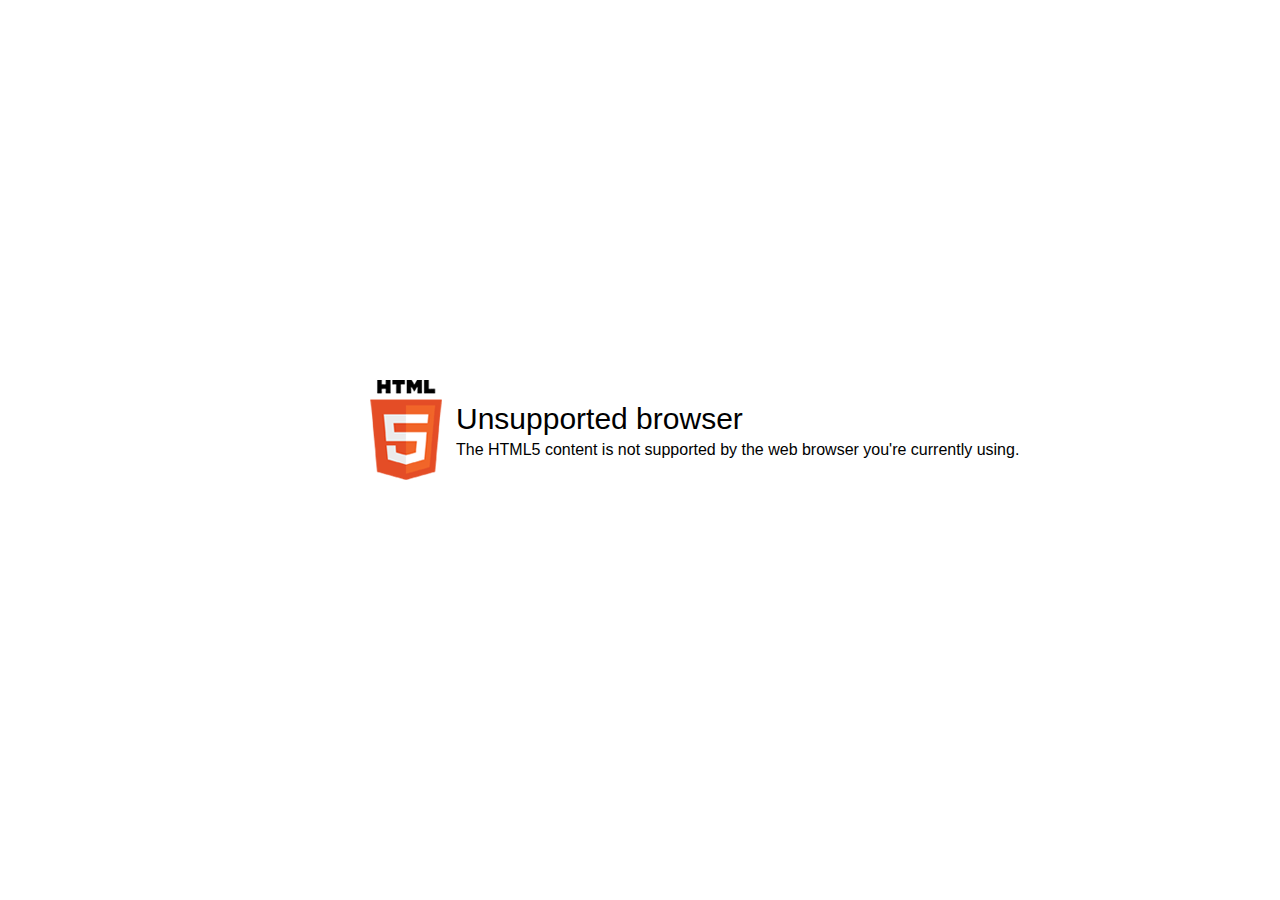
<file: 1-Problem (Published)/data/html5-unsupported.html>
<html>
<head>
    <meta http-equiv="Content-Type" content="text/html;charset=utf-8"/>
    <meta name="viewport" content="width=device-width,initial-scale=1,maximum-scale=1">
    <meta name="format-detection" content="telephone=no">
    <meta name="apple-mobile-web-app-capable" content="yes">
    <meta name="apple-mobile-web-app-status-bar-style" content="black">
    <meta http-equiv="X-UA-Compatible" content="IE=edge">
    <meta name="msapplication-tap-highlight" content="no" />
    <title>Update your Web browser</title>
    <style>
        body {
            background: #fff;
        }

        .banner {
            position: absolute;
            top: 50%;
            left: 50%;
            margin-left: -270px;
            margin-top: -70px;
        }

        .banner .html5 {
            display: inline-block;
            *display: inline;
            zoom: 1;
            vertical-align: top;
            background: url("html5.png");
            width: 72px;
            height: 100px;
            margin-right: 10px;
        }

        .banner .message {
            display: inline-block;
            *display: inline;
            zoom: 1;
            vertical-align: top;
            font-family: Arial, Helvetica, sans-serif;
        }

        .banner .message .title {
            font-size: 30px;
            margin-top: 22px;
            margin-bottom: 5px;
        }
    </style>
</head>
<body>
    <div class="banner">
        <div class="html5"></div>
        <div class="message">
            <div class="title">Unsupported browser</div>
            <div class="text">The HTML5 content is not supported by the web browser you're currently using.</div>
        </div>
    </div>
</body>
</html>
</file>
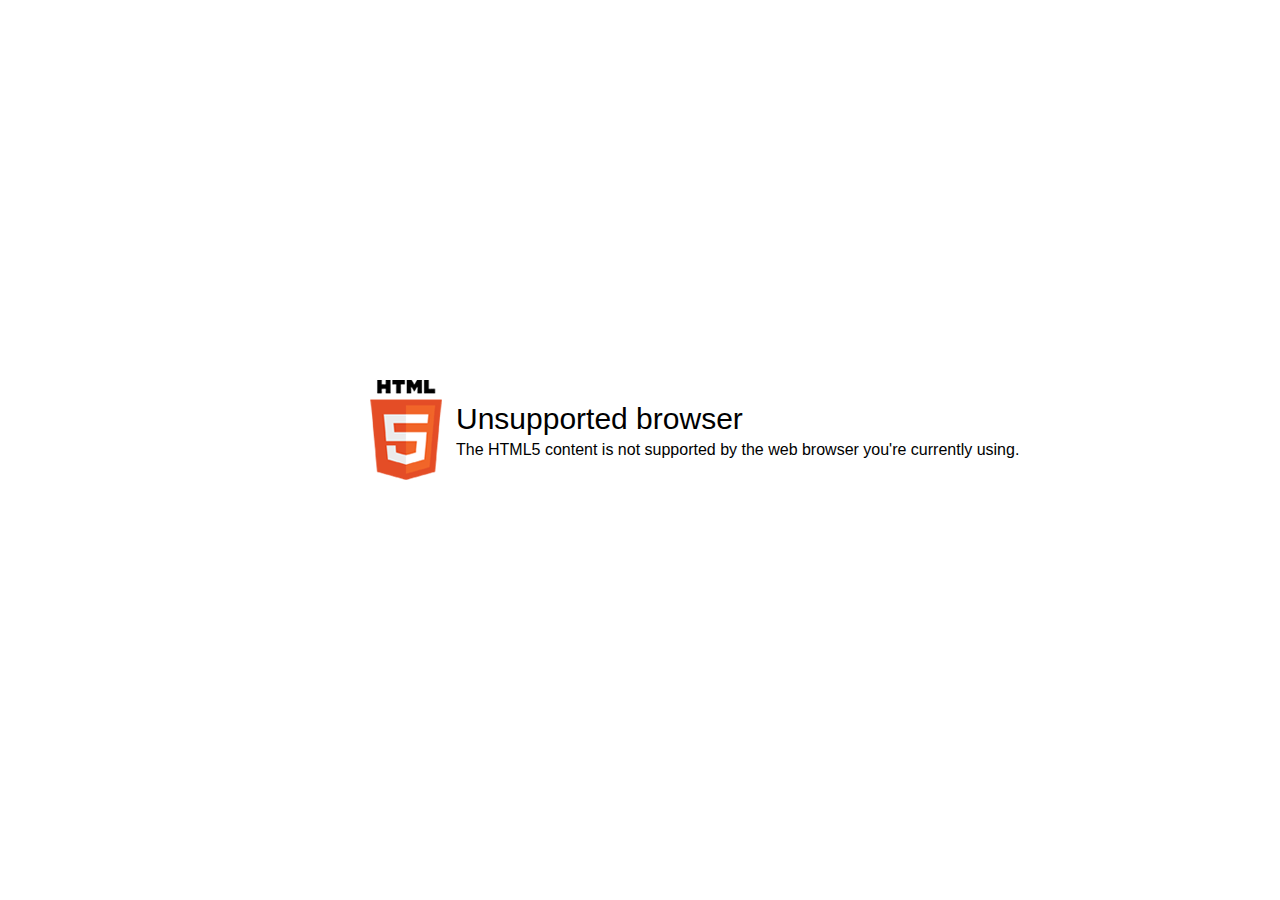
<file: ptyxiaki/1-Problem (Published)/data/html5-unsupported.html>
<html>
<head>
    <meta http-equiv="Content-Type" content="text/html;charset=utf-8"/>
    <meta name="viewport" content="width=device-width,initial-scale=1,maximum-scale=1">
    <meta name="format-detection" content="telephone=no">
    <meta name="apple-mobile-web-app-capable" content="yes">
    <meta name="apple-mobile-web-app-status-bar-style" content="black">
    <meta http-equiv="X-UA-Compatible" content="IE=edge">
    <meta name="msapplication-tap-highlight" content="no" />
    <title>Update your Web browser</title>
    <style>
        body {
            background: #fff;
        }

        .banner {
            position: absolute;
            top: 50%;
            left: 50%;
            margin-left: -270px;
            margin-top: -70px;
        }

        .banner .html5 {
            display: inline-block;
            *display: inline;
            zoom: 1;
            vertical-align: top;
            background: url("html5.png");
            width: 72px;
            height: 100px;
            margin-right: 10px;
        }

        .banner .message {
            display: inline-block;
            *display: inline;
            zoom: 1;
            vertical-align: top;
            font-family: Arial, Helvetica, sans-serif;
        }

        .banner .message .title {
            font-size: 30px;
            margin-top: 22px;
            margin-bottom: 5px;
        }
    </style>
</head>
<body>
    <div class="banner">
        <div class="html5"></div>
        <div class="message">
            <div class="title">Unsupported browser</div>
            <div class="text">The HTML5 content is not supported by the web browser you're currently using.</div>
        </div>
    </div>
</body>
</html>
</file>
<file: assets/css/noscript.css>
/*
	Phantom by HTML5 UP
	html5up.net | @ajlkn
	Free for personal and commercial use under the CCA 3.0 license (html5up.net/license)
*/

/* Tiles */

	body.is-preload .tiles article {
		-moz-transform: none;
		-webkit-transform: none;
		-ms-transform: none;
		transform: none;
		opacity: 1;
	}
</file>
<file: assets/css/main.css>
@import url(fontawesome-all.min.css);
@import url("https://fonts.googleapis.com/css?family=Source+Sans+Pro:300,700,900");

/*
	Phantom by HTML5 UP
	html5up.net | @ajlkn
	Free for personal and commercial use under the CCA 3.0 license (html5up.net/license)
*/

html, body, div, span, applet, object,
iframe, h1, h2, h3, h4, h5, h6, p, blockquote,
pre, a, abbr, acronym, address, big, cite,
code, del, dfn, em, img, ins, kbd, q, s, samp,
small, strike, strong, sub, sup, tt, var, b,
u, i, center, dl, dt, dd, ol, ul, li, fieldset,
form, label, legend, table, caption, tbody,
tfoot, thead, tr, th, td, article, aside,
canvas, details, embed, figure, figcaption,
footer, header, hgroup, menu, nav, output, ruby,
section, summary, time, mark, audio, video {
	margin: 0;
	padding: 0;
	border: 0;
	font-size: 100%;
	font: inherit;
	vertical-align: baseline;}

article, aside, details, figcaption, figure,
footer, header, hgroup, menu, nav, section {
	display: block;}

body {
	line-height: 1;
}

ol, ul {
	list-style: none;
}

blockquote, q {
	quotes: none;
}

	blockquote:before, blockquote:after, q:before, q:after {
		content: '';
		content: none;
	}

table {
	border-collapse: collapse;
	border-spacing: 0;
}

body {
	-webkit-text-size-adjust: none;
}

mark {
	background-color: transparent;
	color: inherit;
}

input::-moz-focus-inner {
	border: 0;
	padding: 0;
}

input, select, textarea {
	-moz-appearance: none;
	-webkit-appearance: none;
	-ms-appearance: none;
	appearance: none;
}

/* Basic */

	@-ms-viewport {
		width: device-width;
	}

	body {
		-ms-overflow-style: scrollbar;
	}

	@media screen and (max-width: 480px) {

		html, body {
			min-width: 320px;
		}

	}

	html {
		box-sizing: border-box;
	}

	*, *:before, *:after {
		box-sizing: inherit;
	}

	body {
		background: #ffffff;
	}

		body.is-preload *, body.is-preload *:before, body.is-preload *:after {
			-moz-animation: none !important;
			-webkit-animation: none !important;
			-ms-animation: none !important;
			animation: none !important;
			-moz-transition: none !important;
			-webkit-transition: none !important;
			-ms-transition: none !important;
			transition: none !important;
		}

/* Type */

	body, input, select, textarea {
		color: #585858;
		font-family: "Source Sans Pro", Helvetica, sans-serif;
		font-size: 16pt;
		font-weight: 300;
		line-height: 1.75;
	}

		@media screen and (max-width: 1680px) {

			body, input, select, textarea {
				font-size: 14pt;
			}

		}

		@media screen and (max-width: 1280px) {

			body, input, select, textarea {
				font-size: 12pt;
			}

		}

	a {
		-moz-transition: border-bottom-color 0.2s ease, color 0.2s ease;
		-webkit-transition: border-bottom-color 0.2s ease, color 0.2s ease;
		-ms-transition: border-bottom-color 0.2s ease, color 0.2s ease;
		transition: border-bottom-color 0.2s ease, color 0.2s ease;
		text-decoration: none;
		color: #585858;
		border-bottom: dotted 1px rgba(88, 88, 88, 0.5);
	}

		a:hover {
			border-bottom-color: transparent;
			color: #f2849e !important;
		}

	strong, b {
		font-weight: 900;
	}

	em, i {
		font-style: italic;
	}

	p {
		margin: 0 0 2em 0;
	}

	h1 {
		font-size: 2.75em;
		font-weight: 700;
		line-height: 1.3;
		margin: 0 0 1em 0;
		letter-spacing: -0.035em;
	}

		h1 a {
			color: inherit;
		}

		@media screen and (max-width: 736px) {

			h1 {
				font-size: 2em;
				margin: 0 0 1em 0;
			}

		}

		@media screen and (max-width: 360px) {

			h1 {
				font-size: 1.75em;
			}

		}

	h2, h3, h4, h5, h6 {
		font-weight: 900;
		line-height: 1.5;
		margin: 0 0 2em 0;
		text-transform: uppercase;
		letter-spacing: 0.35em;
	}

		h2 a, h3 a, h4 a, h5 a, h6 a {
			color: inherit;
		}

	h2 {
		font-size: 1.1em;
	}

	h3 {
		font-size: 1em;
	}

	h4 {
		font-size: 0.8em;
	}

	h5 {
		font-size: 0.8em;
	}

	h6 {
		font-size: 0.8em;
	}

	@media screen and (max-width: 980px) {

		h1 br, h2 br, h3 br, h4 br, h5 br, h6 br {
			display: none;
		}

	}

	@media screen and (max-width: 736px) {

		h2 {
			font-size: 1em;
		}

		h3 {
			font-size: 0.8em;
		}

	}

	sub {
		font-size: 0.8em;
		position: relative;
		top: 0.5em;
	}

	sup {
		font-size: 0.8em;
		position: relative;
		top: -0.5em;
	}

	blockquote {
		border-left: solid 4px #c9c9c9;
		font-style: italic;
		margin: 0 0 2em 0;
		padding: 0.5em 0 0.5em 2em;
	}

	code {
		background: rgba(144, 144, 144, 0.075);
		border-radius: 4px;
		border: solid 1px #c9c9c9;
		font-family: "Courier New", monospace;
		font-size: 0.9em;
		margin: 0 0.25em;
		padding: 0.25em 0.65em;
	}

	pre {
		-webkit-overflow-scrolling: touch;
		font-family: "Courier New", monospace;
		font-size: 0.9em;
		margin: 0 0 2em 0;
	}

		pre code {
			display: block;
			line-height: 1.75;
			padding: 1em 1.5em;
			overflow-x: auto;
		}

	hr {
		border: 0;
		border-bottom: solid 1px #c9c9c9;
		margin: 2em 0;
	}

		hr.major {
			margin: 3em 0;
		}

	.align-left {
		text-align: left;
	}

	.align-center {
		text-align: center;
	}

	.align-right {
		text-align: right;
	}

/* Row */

	.row {
		display: flex;
		flex-wrap: wrap;
		box-sizing: border-box;
		align-items: stretch;
	}

		.row > * {
			box-sizing: border-box;
		}

		.row.gtr-uniform > * > :last-child {
			margin-bottom: 0;
		}

		.row.aln-left {
			justify-content: flex-start;
		}

		.row.aln-center {
			justify-content: center;
		}

		.row.aln-right {
			justify-content: flex-end;
		}

		.row.aln-top {
			align-items: flex-start;
		}

		.row.aln-middle {
			align-items: center;
		}

		.row.aln-bottom {
			align-items: flex-end;
		}

		.row > .imp {
			order: -1;
		}

		.row > .col-1 {
			width: 8.33333%;
		}

		.row > .off-1 {
			margin-left: 8.33333%;
		}

		.row > .col-2 {
			width: 16.66667%;
		}

		.row > .off-2 {
			margin-left: 16.66667%;
		}

		.row > .col-3 {
			width: 25%;
		}

		.row > .off-3 {
			margin-left: 25%;
		}

		.row > .col-4 {
			width: 33.33333%;
		}

		.row > .off-4 {
			margin-left: 33.33333%;
		}

		.row > .col-5 {
			width: 41.66667%;
		}

		.row > .off-5 {
			margin-left: 41.66667%;
		}

		.row > .col-6 {
			width: 50%;
		}

		.row > .off-6 {
			margin-left: 50%;
		}

		.row > .col-7 {
			width: 58.33333%;
		}

		.row > .off-7 {
			margin-left: 58.33333%;
		}

		.row > .col-8 {
			width: 66.66667%;
		}

		.row > .off-8 {
			margin-left: 66.66667%;
		}

		.row > .col-9 {
			width: 75%;
		}

		.row > .off-9 {
			margin-left: 75%;
		}

		.row > .col-10 {
			width: 83.33333%;
		}

		.row > .off-10 {
			margin-left: 83.33333%;
		}

		.row > .col-11 {
			width: 91.66667%;
		}

		.row > .off-11 {
			margin-left: 91.66667%;
		}

		.row > .col-12 {
			width: 100%;
		}

		.row > .off-12 {
			margin-left: 100%;
		}

		.row.gtr-0 {
			margin-top: 0;
			margin-left: 0em;
		}

			.row.gtr-0 > * {
				padding: 0 0 0 0em;
			}

			.row.gtr-0.gtr-uniform {
				margin-top: 0em;
			}

				.row.gtr-0.gtr-uniform > * {
					padding-top: 0em;
				}

		.row.gtr-25 {
			margin-top: 0;
			margin-left: -0.5em;
		}

			.row.gtr-25 > * {
				padding: 0 0 0 0.5em;
			}

			.row.gtr-25.gtr-uniform {
				margin-top: -0.5em;
			}

				.row.gtr-25.gtr-uniform > * {
					padding-top: 0.5em;
				}

		.row.gtr-50 {
			margin-top: 0;
			margin-left: -1em;
		}

			.row.gtr-50 > * {
				padding: 0 0 0 1em;
			}

			.row.gtr-50.gtr-uniform {
				margin-top: -1em;
			}

				.row.gtr-50.gtr-uniform > * {
					padding-top: 1em;
				}

		.row {
			margin-top: 0;
			margin-left: -2em;
		}

			.row > * {
				padding: 0 0 0 2em;
			}

			.row.gtr-uniform {
				margin-top: -2em;
			}

				.row.gtr-uniform > * {
					padding-top: 2em;
				}

		.row.gtr-150 {
			margin-top: 0;
			margin-left: -3em;
		}

			.row.gtr-150 > * {
				padding: 0 0 0 3em;
			}

			.row.gtr-150.gtr-uniform {
				margin-top: -3em;
			}

				.row.gtr-150.gtr-uniform > * {
					padding-top: 3em;
				}

		.row.gtr-200 {
			margin-top: 0;
			margin-left: -4em;
		}

			.row.gtr-200 > * {
				padding: 0 0 0 4em;
			}

			.row.gtr-200.gtr-uniform {
				margin-top: -4em;
			}

				.row.gtr-200.gtr-uniform > * {
					padding-top: 4em;
				}

		@media screen and (max-width: 1680px) {

			.row {
				display: flex;
				flex-wrap: wrap;
				box-sizing: border-box;
				align-items: stretch;
			}

				.row > * {
					box-sizing: border-box;
				}

				.row.gtr-uniform > * > :last-child {
					margin-bottom: 0;
				}

				.row.aln-left {
					justify-content: flex-start;
				}

				.row.aln-center {
					justify-content: center;
				}

				.row.aln-right {
					justify-content: flex-end;
				}

				.row.aln-top {
					align-items: flex-start;
				}

				.row.aln-middle {
					align-items: center;
				}

				.row.aln-bottom {
					align-items: flex-end;
				}

				.row > .imp-xlarge {
					order: -1;
				}

				.row > .col-1-xlarge {
					width: 8.33333%;
				}

				.row > .off-1-xlarge {
					margin-left: 8.33333%;
				}

				.row > .col-2-xlarge {
					width: 16.66667%;
				}

				.row > .off-2-xlarge {
					margin-left: 16.66667%;
				}

				.row > .col-3-xlarge {
					width: 25%;
				}

				.row > .off-3-xlarge {
					margin-left: 25%;
				}

				.row > .col-4-xlarge {
					width: 33.33333%;
				}

				.row > .off-4-xlarge {
					margin-left: 33.33333%;
				}

				.row > .col-5-xlarge {
					width: 41.66667%;
				}

				.row > .off-5-xlarge {
					margin-left: 41.66667%;
				}

				.row > .col-6-xlarge {
					width: 50%;
				}

				.row > .off-6-xlarge {
					margin-left: 50%;
				}

				.row > .col-7-xlarge {
					width: 58.33333%;
				}

				.row > .off-7-xlarge {
					margin-left: 58.33333%;
				}

				.row > .col-8-xlarge {
					width: 66.66667%;
				}

				.row > .off-8-xlarge {
					margin-left: 66.66667%;
				}

				.row > .col-9-xlarge {
					width: 75%;
				}

				.row > .off-9-xlarge {
					margin-left: 75%;
				}

				.row > .col-10-xlarge {
					width: 83.33333%;
				}

				.row > .off-10-xlarge {
					margin-left: 83.33333%;
				}

				.row > .col-11-xlarge {
					width: 91.66667%;
				}

				.row > .off-11-xlarge {
					margin-left: 91.66667%;
				}

				.row > .col-12-xlarge {
					width: 100%;
				}

				.row > .off-12-xlarge {
					margin-left: 100%;
				}

				.row.gtr-0 {
					margin-top: 0;
					margin-left: 0em;
				}

					.row.gtr-0 > * {
						padding: 0 0 0 0em;
					}

					.row.gtr-0.gtr-uniform {
						margin-top: 0em;
					}

						.row.gtr-0.gtr-uniform > * {
							padding-top: 0em;
						}

				.row.gtr-25 {
					margin-top: 0;
					margin-left: -0.5em;
				}

					.row.gtr-25 > * {
						padding: 0 0 0 0.5em;
					}

					.row.gtr-25.gtr-uniform {
						margin-top: -0.5em;
					}

						.row.gtr-25.gtr-uniform > * {
							padding-top: 0.5em;
						}

				.row.gtr-50 {
					margin-top: 0;
					margin-left: -1em;
				}

					.row.gtr-50 > * {
						padding: 0 0 0 1em;
					}

					.row.gtr-50.gtr-uniform {
						margin-top: -1em;
					}

						.row.gtr-50.gtr-uniform > * {
							padding-top: 1em;
						}

				.row {
					margin-top: 0;
					margin-left: -2em;
				}

					.row > * {
						padding: 0 0 0 2em;
					}

					.row.gtr-uniform {
						margin-top: -2em;
					}

						.row.gtr-uniform > * {
							padding-top: 2em;
						}

				.row.gtr-150 {
					margin-top: 0;
					margin-left: -3em;
				}

					.row.gtr-150 > * {
						padding: 0 0 0 3em;
					}

					.row.gtr-150.gtr-uniform {
						margin-top: -3em;
					}

						.row.gtr-150.gtr-uniform > * {
							padding-top: 3em;
						}

				.row.gtr-200 {
					margin-top: 0;
					margin-left: -4em;
				}

					.row.gtr-200 > * {
						padding: 0 0 0 4em;
					}

					.row.gtr-200.gtr-uniform {
						margin-top: -4em;
					}

						.row.gtr-200.gtr-uniform > * {
							padding-top: 4em;
						}

		}

		@media screen and (max-width: 1280px) {

			.row {
				display: flex;
				flex-wrap: wrap;
				box-sizing: border-box;
				align-items: stretch;
			}

				.row > * {
					box-sizing: border-box;
				}

				.row.gtr-uniform > * > :last-child {
					margin-bottom: 0;
				}

				.row.aln-left {
					justify-content: flex-start;
				}

				.row.aln-center {
					justify-content: center;
				}

				.row.aln-right {
					justify-content: flex-end;
				}

				.row.aln-top {
					align-items: flex-start;
				}

				.row.aln-middle {
					align-items: center;
				}

				.row.aln-bottom {
					align-items: flex-end;
				}

				.row > .imp-large {
					order: -1;
				}

				.row > .col-1-large {
					width: 8.33333%;
				}

				.row > .off-1-large {
					margin-left: 8.33333%;
				}

				.row > .col-2-large {
					width: 16.66667%;
				}

				.row > .off-2-large {
					margin-left: 16.66667%;
				}

				.row > .col-3-large {
					width: 25%;
				}

				.row > .off-3-large {
					margin-left: 25%;
				}

				.row > .col-4-large {
					width: 33.33333%;
				}

				.row > .off-4-large {
					margin-left: 33.33333%;
				}

				.row > .col-5-large {
					width: 41.66667%;
				}

				.row > .off-5-large {
					margin-left: 41.66667%;
				}

				.row > .col-6-large {
					width: 50%;
				}

				.row > .off-6-large {
					margin-left: 50%;
				}

				.row > .col-7-large {
					width: 58.33333%;
				}

				.row > .off-7-large {
					margin-left: 58.33333%;
				}

				.row > .col-8-large {
					width: 66.66667%;
				}

				.row > .off-8-large {
					margin-left: 66.66667%;
				}

				.row > .col-9-large {
					width: 75%;
				}

				.row > .off-9-large {
					margin-left: 75%;
				}

				.row > .col-10-large {
					width: 83.33333%;
				}

				.row > .off-10-large {
					margin-left: 83.33333%;
				}

				.row > .col-11-large {
					width: 91.66667%;
				}

				.row > .off-11-large {
					margin-left: 91.66667%;
				}

				.row > .col-12-large {
					width: 100%;
				}

				.row > .off-12-large {
					margin-left: 100%;
				}

				.row.gtr-0 {
					margin-top: 0;
					margin-left: 0em;
				}

					.row.gtr-0 > * {
						padding: 0 0 0 0em;
					}

					.row.gtr-0.gtr-uniform {
						margin-top: 0em;
					}

						.row.gtr-0.gtr-uniform > * {
							padding-top: 0em;
						}

				.row.gtr-25 {
					margin-top: 0;
					margin-left: -0.5em;
				}

					.row.gtr-25 > * {
						padding: 0 0 0 0.5em;
					}

					.row.gtr-25.gtr-uniform {
						margin-top: -0.5em;
					}

						.row.gtr-25.gtr-uniform > * {
							padding-top: 0.5em;
						}

				.row.gtr-50 {
					margin-top: 0;
					margin-left: -1em;
				}

					.row.gtr-50 > * {
						padding: 0 0 0 1em;
					}

					.row.gtr-50.gtr-uniform {
						margin-top: -1em;
					}

						.row.gtr-50.gtr-uniform > * {
							padding-top: 1em;
						}

				.row {
					margin-top: 0;
					margin-left: -2em;
				}

					.row > * {
						padding: 0 0 0 2em;
					}

					.row.gtr-uniform {
						margin-top: -2em;
					}

						.row.gtr-uniform > * {
							padding-top: 2em;
						}

				.row.gtr-150 {
					margin-top: 0;
					margin-left: -3em;
				}

					.row.gtr-150 > * {
						padding: 0 0 0 3em;
					}

					.row.gtr-150.gtr-uniform {
						margin-top: -3em;
					}

						.row.gtr-150.gtr-uniform > * {
							padding-top: 3em;
						}

				.row.gtr-200 {
					margin-top: 0;
					margin-left: -4em;
				}

					.row.gtr-200 > * {
						padding: 0 0 0 4em;
					}

					.row.gtr-200.gtr-uniform {
						margin-top: -4em;
					}

						.row.gtr-200.gtr-uniform > * {
							padding-top: 4em;
						}

		}

		@media screen and (max-width: 980px) {

			.row {
				display: flex;
				flex-wrap: wrap;
				box-sizing: border-box;
				align-items: stretch;
			}

				.row > * {
					box-sizing: border-box;
				}

				.row.gtr-uniform > * > :last-child {
					margin-bottom: 0;
				}

				.row.aln-left {
					justify-content: flex-start;
				}

				.row.aln-center {
					justify-content: center;
				}

				.row.aln-right {
					justify-content: flex-end;
				}

				.row.aln-top {
					align-items: flex-start;
				}

				.row.aln-middle {
					align-items: center;
				}

				.row.aln-bottom {
					align-items: flex-end;
				}

				.row > .imp-medium {
					order: -1;
				}

				.row > .col-1-medium {
					width: 8.33333%;
				}

				.row > .off-1-medium {
					margin-left: 8.33333%;
				}

				.row > .col-2-medium {
					width: 16.66667%;
				}

				.row > .off-2-medium {
					margin-left: 16.66667%;
				}

				.row > .col-3-medium {
					width: 25%;
				}

				.row > .off-3-medium {
					margin-left: 25%;
				}

				.row > .col-4-medium {
					width: 33.33333%;
				}

				.row > .off-4-medium {
					margin-left: 33.33333%;
				}

				.row > .col-5-medium {
					width: 41.66667%;
				}

				.row > .off-5-medium {
					margin-left: 41.66667%;
				}

				.row > .col-6-medium {
					width: 50%;
				}

				.row > .off-6-medium {
					margin-left: 50%;
				}

				.row > .col-7-medium {
					width: 58.33333%;
				}

				.row > .off-7-medium {
					margin-left: 58.33333%;
				}

				.row > .col-8-medium {
					width: 66.66667%;
				}

				.row > .off-8-medium {
					margin-left: 66.66667%;
				}

				.row > .col-9-medium {
					width: 75%;
				}

				.row > .off-9-medium {
					margin-left: 75%;
				}

				.row > .col-10-medium {
					width: 83.33333%;
				}

				.row > .off-10-medium {
					margin-left: 83.33333%;
				}

				.row > .col-11-medium {
					width: 91.66667%;
				}

				.row > .off-11-medium {
					margin-left: 91.66667%;
				}

				.row > .col-12-medium {
					width: 100%;
				}

				.row > .off-12-medium {
					margin-left: 100%;
				}

				.row.gtr-0 {
					margin-top: 0;
					margin-left: 0em;
				}

					.row.gtr-0 > * {
						padding: 0 0 0 0em;
					}

					.row.gtr-0.gtr-uniform {
						margin-top: 0em;
					}

						.row.gtr-0.gtr-uniform > * {
							padding-top: 0em;
						}

				.row.gtr-25 {
					margin-top: 0;
					margin-left: -0.375em;
				}

					.row.gtr-25 > * {
						padding: 0 0 0 0.375em;
					}

					.row.gtr-25.gtr-uniform {
						margin-top: -0.375em;
					}

						.row.gtr-25.gtr-uniform > * {
							padding-top: 0.375em;
						}

				.row.gtr-50 {
					margin-top: 0;
					margin-left: -0.75em;
				}

					.row.gtr-50 > * {
						padding: 0 0 0 0.75em;
					}

					.row.gtr-50.gtr-uniform {
						margin-top: -0.75em;
					}

						.row.gtr-50.gtr-uniform > * {
							padding-top: 0.75em;
						}

				.row {
					margin-top: 0;
					margin-left: -1.5em;
				}

					.row > * {
						padding: 0 0 0 1.5em;
					}

					.row.gtr-uniform {
						margin-top: -1.5em;
					}

						.row.gtr-uniform > * {
							padding-top: 1.5em;
						}

				.row.gtr-150 {
					margin-top: 0;
					margin-left: -2.25em;
				}

					.row.gtr-150 > * {
						padding: 0 0 0 2.25em;
					}

					.row.gtr-150.gtr-uniform {
						margin-top: -2.25em;
					}

						.row.gtr-150.gtr-uniform > * {
							padding-top: 2.25em;
						}

				.row.gtr-200 {
					margin-top: 0;
					margin-left: -3em;
				}

					.row.gtr-200 > * {
						padding: 0 0 0 3em;
					}

					.row.gtr-200.gtr-uniform {
						margin-top: -3em;
					}

						.row.gtr-200.gtr-uniform > * {
							padding-top: 3em;
						}

		}

		@media screen and (max-width: 736px) {

			.row {
				display: flex;
				flex-wrap: wrap;
				box-sizing: border-box;
				align-items: stretch;
			}

				.row > * {
					box-sizing: border-box;
				}

				.row.gtr-uniform > * > :last-child {
					margin-bottom: 0;
				}

				.row.aln-left {
					justify-content: flex-start;
				}

				.row.aln-center {
					justify-content: center;
				}

				.row.aln-right {
					justify-content: flex-end;
				}

				.row.aln-top {
					align-items: flex-start;
				}

				.row.aln-middle {
					align-items: center;
				}

				.row.aln-bottom {
					align-items: flex-end;
				}

				.row > .imp-small {
					order: -1;
				}

				.row > .col-1-small {
					width: 8.33333%;
				}

				.row > .off-1-small {
					margin-left: 8.33333%;
				}

				.row > .col-2-small {
					width: 16.66667%;
				}

				.row > .off-2-small {
					margin-left: 16.66667%;
				}

				.row > .col-3-small {
					width: 25%;
				}

				.row > .off-3-small {
					margin-left: 25%;
				}

				.row > .col-4-small {
					width: 33.33333%;
				}

				.row > .off-4-small {
					margin-left: 33.33333%;
				}

				.row > .col-5-small {
					width: 41.66667%;
				}

				.row > .off-5-small {
					margin-left: 41.66667%;
				}

				.row > .col-6-small {
					width: 50%;
				}

				.row > .off-6-small {
					margin-left: 50%;
				}

				.row > .col-7-small {
					width: 58.33333%;
				}

				.row > .off-7-small {
					margin-left: 58.33333%;
				}

				.row > .col-8-small {
					width: 66.66667%;
				}

				.row > .off-8-small {
					margin-left: 66.66667%;
				}

				.row > .col-9-small {
					width: 75%;
				}

				.row > .off-9-small {
					margin-left: 75%;
				}

				.row > .col-10-small {
					width: 83.33333%;
				}

				.row > .off-10-small {
					margin-left: 83.33333%;
				}

				.row > .col-11-small {
					width: 91.66667%;
				}

				.row > .off-11-small {
					margin-left: 91.66667%;
				}

				.row > .col-12-small {
					width: 100%;
				}

				.row > .off-12-small {
					margin-left: 100%;
				}

				.row.gtr-0 {
					margin-top: 0;
					margin-left: 0em;
				}

					.row.gtr-0 > * {
						padding: 0 0 0 0em;
					}

					.row.gtr-0.gtr-uniform {
						margin-top: 0em;
					}

						.row.gtr-0.gtr-uniform > * {
							padding-top: 0em;
						}

				.row.gtr-25 {
					margin-top: 0;
					margin-left: -0.25em;
				}

					.row.gtr-25 > * {
						padding: 0 0 0 0.25em;
					}

					.row.gtr-25.gtr-uniform {
						margin-top: -0.25em;
					}

						.row.gtr-25.gtr-uniform > * {
							padding-top: 0.25em;
						}

				.row.gtr-50 {
					margin-top: 0;
					margin-left: -0.5em;
				}

					.row.gtr-50 > * {
						padding: 0 0 0 0.5em;
					}

					.row.gtr-50.gtr-uniform {
						margin-top: -0.5em;
					}

						.row.gtr-50.gtr-uniform > * {
							padding-top: 0.5em;
						}

				.row {
					margin-top: 0;
					margin-left: -1em;
				}

					.row > * {
						padding: 0 0 0 1em;
					}

					.row.gtr-uniform {
						margin-top: -1em;
					}

						.row.gtr-uniform > * {
							padding-top: 1em;
						}

				.row.gtr-150 {
					margin-top: 0;
					margin-left: -1.5em;
				}

					.row.gtr-150 > * {
						padding: 0 0 0 1.5em;
					}

					.row.gtr-150.gtr-uniform {
						margin-top: -1.5em;
					}

						.row.gtr-150.gtr-uniform > * {
							padding-top: 1.5em;
						}

				.row.gtr-200 {
					margin-top: 0;
					margin-left: -2em;
				}

					.row.gtr-200 > * {
						padding: 0 0 0 2em;
					}

					.row.gtr-200.gtr-uniform {
						margin-top: -2em;
					}

						.row.gtr-200.gtr-uniform > * {
							padding-top: 2em;
						}

		}

		@media screen and (max-width: 480px) {

			.row {
				display: flex;
				flex-wrap: wrap;
				box-sizing: border-box;
				align-items: stretch;
			}

				.row > * {
					box-sizing: border-box;
				}

				.row.gtr-uniform > * > :last-child {
					margin-bottom: 0;
				}

				.row.aln-left {
					justify-content: flex-start;
				}

				.row.aln-center {
					justify-content: center;
				}

				.row.aln-right {
					justify-content: flex-end;
				}

				.row.aln-top {
					align-items: flex-start;
				}

				.row.aln-middle {
					align-items: center;
				}

				.row.aln-bottom {
					align-items: flex-end;
				}

				.row > .imp-xsmall {
					order: -1;
				}

				.row > .col-1-xsmall {
					width: 8.33333%;
				}

				.row > .off-1-xsmall {
					margin-left: 8.33333%;
				}

				.row > .col-2-xsmall {
					width: 16.66667%;
				}

				.row > .off-2-xsmall {
					margin-left: 16.66667%;
				}

				.row > .col-3-xsmall {
					width: 25%;
				}

				.row > .off-3-xsmall {
					margin-left: 25%;
				}

				.row > .col-4-xsmall {
					width: 33.33333%;
				}

				.row > .off-4-xsmall {
					margin-left: 33.33333%;
				}

				.row > .col-5-xsmall {
					width: 41.66667%;
				}

				.row > .off-5-xsmall {
					margin-left: 41.66667%;
				}

				.row > .col-6-xsmall {
					width: 50%;
				}

				.row > .off-6-xsmall {
					margin-left: 50%;
				}

				.row > .col-7-xsmall {
					width: 58.33333%;
				}

				.row > .off-7-xsmall {
					margin-left: 58.33333%;
				}

				.row > .col-8-xsmall {
					width: 66.66667%;
				}

				.row > .off-8-xsmall {
					margin-left: 66.66667%;
				}

				.row > .col-9-xsmall {
					width: 75%;
				}

				.row > .off-9-xsmall {
					margin-left: 75%;
				}

				.row > .col-10-xsmall {
					width: 83.33333%;
				}

				.row > .off-10-xsmall {
					margin-left: 83.33333%;
				}

				.row > .col-11-xsmall {
					width: 91.66667%;
				}

				.row > .off-11-xsmall {
					margin-left: 91.66667%;
				}

				.row > .col-12-xsmall {
					width: 100%;
				}

				.row > .off-12-xsmall {
					margin-left: 100%;
				}

				.row.gtr-0 {
					margin-top: 0;
					margin-left: 0em;
				}

					.row.gtr-0 > * {
						padding: 0 0 0 0em;
					}

					.row.gtr-0.gtr-uniform {
						margin-top: 0em;
					}

						.row.gtr-0.gtr-uniform > * {
							padding-top: 0em;
						}

				.row.gtr-25 {
					margin-top: 0;
					margin-left: -0.25em;
				}

					.row.gtr-25 > * {
						padding: 0 0 0 0.25em;
					}

					.row.gtr-25.gtr-uniform {
						margin-top: -0.25em;
					}

						.row.gtr-25.gtr-uniform > * {
							padding-top: 0.25em;
						}

				.row.gtr-50 {
					margin-top: 0;
					margin-left: -0.5em;
				}

					.row.gtr-50 > * {
						padding: 0 0 0 0.5em;
					}

					.row.gtr-50.gtr-uniform {
						margin-top: -0.5em;
					}

						.row.gtr-50.gtr-uniform > * {
							padding-top: 0.5em;
						}

				.row {
					margin-top: 0;
					margin-left: -1em;
				}

					.row > * {
						padding: 0 0 0 1em;
					}

					.row.gtr-uniform {
						margin-top: -1em;
					}

						.row.gtr-uniform > * {
							padding-top: 1em;
						}

				.row.gtr-150 {
					margin-top: 0;
					margin-left: -1.5em;
				}

					.row.gtr-150 > * {
						padding: 0 0 0 1.5em;
					}

					.row.gtr-150.gtr-uniform {
						margin-top: -1.5em;
					}

						.row.gtr-150.gtr-uniform > * {
							padding-top: 1.5em;
						}

				.row.gtr-200 {
					margin-top: 0;
					margin-left: -2em;
				}

					.row.gtr-200 > * {
						padding: 0 0 0 2em;
					}

					.row.gtr-200.gtr-uniform {
						margin-top: -2em;
					}

						.row.gtr-200.gtr-uniform > * {
							padding-top: 2em;
						}

		}

/* Section/Article */

	section.special, article.special {
		text-align: center;
	}

	header p {
		margin-top: -1em;
	}

	@media screen and (max-width: 736px) {

		header p {
			margin-top: 0;
		}

	}

/* Icon */

	.icon {
		text-decoration: none;
		border-bottom: none;
		position: relative;
	}

		.icon:before {
			-moz-osx-font-smoothing: grayscale;
			-webkit-font-smoothing: antialiased;
			display: inline-block;
			font-style: normal;
			font-variant: normal;
			text-rendering: auto;
			line-height: 1;
			text-transform: none !important;
			font-family: 'Font Awesome 5 Free';
			font-weight: 400;
		}

		.icon > .label {
			display: none;
		}

		.icon:before {
			line-height: inherit;
		}

		.icon.solid:before {
			font-weight: 900;
		}

		.icon.brands:before {
			font-family: 'Font Awesome 5 Brands';
		}

		.icon.style2 {
			-moz-transition: background-color 0.2s ease-in-out, color 0.2s ease-in-out, border-color 0.2s ease-in-out;
			-webkit-transition: background-color 0.2s ease-in-out, color 0.2s ease-in-out, border-color 0.2s ease-in-out;
			-ms-transition: background-color 0.2s ease-in-out, color 0.2s ease-in-out, border-color 0.2s ease-in-out;
			transition: background-color 0.2s ease-in-out, color 0.2s ease-in-out, border-color 0.2s ease-in-out;
			background-color: transparent;
			border: solid 1px #c9c9c9;
			border-radius: 4px;
			width: 2.65em;
			height: 2.65em;
			display: inline-block;
			text-align: center;
			line-height: 2.65em;
			color: inherit;
		}

			.icon.style2:before {
				font-size: 1.1em;
			}

			.icon.style2:hover {
				color: #f2849e;
				border-color: #f2849e;
			}

			.icon.style2:active {
				background-color: rgba(242, 132, 158, 0.1);
			}

/* List */

	ol {
		list-style: decimal;
		margin: 0 0 2em 0;
		padding-left: 1.25em;
	}

		ol li {
			padding-left: 0.25em;
		}

	ul {
		list-style: disc;
		margin: 0 0 2em 0;
		padding-left: 1em;
	}

		ul li {
			padding-left: 0.5em;
		}

		ul.alt {
			list-style: none;
			padding-left: 0;
		}

			ul.alt li {
				border-top: solid 1px #c9c9c9;
				padding: 0.5em 0;
			}

				ul.alt li:first-child {
					border-top: 0;
					padding-top: 0;
				}

	dl {
		margin: 0 0 2em 0;
	}

		dl dt {
			display: block;
			font-weight: 900;
			margin: 0 0 1em 0;
		}

		dl dd {
			margin-left: 2em;
		}

/* Actions */

	ul.actions {
		display: -moz-flex;
		display: -webkit-flex;
		display: -ms-flex;
		display: flex;
		cursor: default;
		list-style: none;
		margin-left: -1em;
		padding-left: 0;
	}

		ul.actions li {
			padding: 0 0 0 1em;
			vertical-align: middle;
		}

		ul.actions.special {
			-moz-justify-content: center;
			-webkit-justify-content: center;
			-ms-justify-content: center;
			justify-content: center;
			width: 100%;
			margin-left: 0;
		}

			ul.actions.special li:first-child {
				padding-left: 0;
			}

		ul.actions.stacked {
			-moz-flex-direction: column;
			-webkit-flex-direction: column;
			-ms-flex-direction: column;
			flex-direction: column;
			margin-left: 0;
		}

			ul.actions.stacked li {
				padding: 1.3em 0 0 0;
			}

				ul.actions.stacked li:first-child {
					padding-top: 0;
				}

		ul.actions.fit {
			width: calc(100% + 1em);
		}

			ul.actions.fit li {
				-moz-flex-grow: 1;
				-webkit-flex-grow: 1;
				-ms-flex-grow: 1;
				flex-grow: 1;
				-moz-flex-shrink: 1;
				-webkit-flex-shrink: 1;
				-ms-flex-shrink: 1;
				flex-shrink: 1;
				width: 100%;
			}

				ul.actions.fit li > * {
					width: 100%;
				}

			ul.actions.fit.stacked {
				width: 100%;
			}

		@media screen and (max-width: 480px) {

			ul.actions:not(.fixed) {
				-moz-flex-direction: column;
				-webkit-flex-direction: column;
				-ms-flex-direction: column;
				flex-direction: column;
				margin-left: 0;
				width: 100% !important;
			}

				ul.actions:not(.fixed) li {
					-moz-flex-grow: 1;
					-webkit-flex-grow: 1;
					-ms-flex-grow: 1;
					flex-grow: 1;
					-moz-flex-shrink: 1;
					-webkit-flex-shrink: 1;
					-ms-flex-shrink: 1;
					flex-shrink: 1;
					padding: 1em 0 0 0;
					text-align: center;
					width: 100%;
				}

					ul.actions:not(.fixed) li > * {
						width: 100%;
					}

					ul.actions:not(.fixed) li:first-child {
						padding-top: 0;
					}

					ul.actions:not(.fixed) li input[type="submit"],
					ul.actions:not(.fixed) li input[type="reset"],
					ul.actions:not(.fixed) li input[type="button"],
					ul.actions:not(.fixed) li button,
					ul.actions:not(.fixed) li .button {
						width: 100%;
					}

						ul.actions:not(.fixed) li input[type="submit"].icon:before,
						ul.actions:not(.fixed) li input[type="reset"].icon:before,
						ul.actions:not(.fixed) li input[type="button"].icon:before,
						ul.actions:not(.fixed) li button.icon:before,
						ul.actions:not(.fixed) li .button.icon:before {
							margin-left: -0.5rem;
						}

		}

/* Icons */

	ul.icons {
		cursor: default;
		list-style: none;
		padding-left: 0;
		margin: -1em 0 2em -1em;
	}

		ul.icons li {
			display: inline-block;
			padding: 1em 0 0 1em;
		}

/* Form */

	form {
		margin: 0 0 2em 0;
		overflow-x: hidden;
	}

		form > :last-child {
			margin-bottom: 0;
		}

		form > .fields {
			display: -moz-flex;
			display: -webkit-flex;
			display: -ms-flex;
			display: flex;
			-moz-flex-wrap: wrap;
			-webkit-flex-wrap: wrap;
			-ms-flex-wrap: wrap;
			flex-wrap: wrap;
			width: calc(100% + 3em);
			margin: -1.5em 0 2em -1.5em;
		}

			form > .fields > .field {
				-moz-flex-grow: 0;
				-webkit-flex-grow: 0;
				-ms-flex-grow: 0;
				flex-grow: 0;
				-moz-flex-shrink: 0;
				-webkit-flex-shrink: 0;
				-ms-flex-shrink: 0;
				flex-shrink: 0;
				padding: 1.5em 0 0 1.5em;
				width: calc(100% - 1.5em);
			}

				form > .fields > .field.half {
					width: calc(50% - 0.75em);
				}

				form > .fields > .field.third {
					width: calc(100%/3 - 0.5em);
				}

				form > .fields > .field.quarter {
					width: calc(25% - 0.375em);
				}

		@media screen and (max-width: 480px) {

			form > .fields {
				width: calc(100% + 3em);
				margin: -1.5em 0 2em -1.5em;
			}

				form > .fields > .field {
					padding: 1.5em 0 0 1.5em;
					width: calc(100% - 1.5em);
				}

					form > .fields > .field.half {
						width: calc(100% - 1.5em);
					}

					form > .fields > .field.third {
						width: calc(100% - 1.5em);
					}

					form > .fields > .field.quarter {
						width: calc(100% - 1.5em);
					}

		}

	label {
		display: block;
		font-size: 0.9em;
		font-weight: 900;
		margin: 0 0 1em 0;
	}

	input[type="text"],
	input[type="password"],
	input[type="email"],
	input[type="tel"],
	select,
	textarea {
		-moz-appearance: none;
		-webkit-appearance: none;
		-ms-appearance: none;
		appearance: none;
		background-color: transparent;
		border: none;
		border-radius: 0;
		border-bottom: solid 1px #c9c9c9;
		color: inherit;
		display: block;
		outline: 0;
		padding: 0;
		text-decoration: none;
		width: 100%;
	}

		input[type="text"]:invalid,
		input[type="password"]:invalid,
		input[type="email"]:invalid,
		input[type="tel"]:invalid,
		select:invalid,
		textarea:invalid {
			box-shadow: none;
		}

		input[type="text"]:focus,
		input[type="password"]:focus,
		input[type="email"]:focus,
		input[type="tel"]:focus,
		select:focus,
		textarea:focus {
			border-bottom-color: #f2849e;
			box-shadow: inset 0 -1px 0 0 #f2849e;
		}

	select {
		background-image: url("data:image/svg+xml;charset=utf8,%3Csvg xmlns='http://www.w3.org/2000/svg' width='40' height='40' preserveAspectRatio='none' viewBox='0 0 40 40'%3E%3Cpath d='M9.4,12.3l10.4,10.4l10.4-10.4c0.2-0.2,0.5-0.4,0.9-0.4c0.3,0,0.6,0.1,0.9,0.4l3.3,3.3c0.2,0.2,0.4,0.5,0.4,0.9 c0,0.4-0.1,0.6-0.4,0.9L20.7,31.9c-0.2,0.2-0.5,0.4-0.9,0.4c-0.3,0-0.6-0.1-0.9-0.4L4.3,17.3c-0.2-0.2-0.4-0.5-0.4-0.9 c0-0.4,0.1-0.6,0.4-0.9l3.3-3.3c0.2-0.2,0.5-0.4,0.9-0.4S9.1,12.1,9.4,12.3z' fill='%23c9c9c9' /%3E%3C/svg%3E");
		background-size: 1.25rem;
		background-repeat: no-repeat;
		background-position: calc(100% - 1rem) center;
		height: 3em;
		padding-right: 3em;
		text-overflow: ellipsis;
	}

		select option {
			background: #ffffff;
		}

		select:focus::-ms-value {
			background-color: transparent;
		}

		select::-ms-expand {
			display: none;
		}

	input[type="text"],
	input[type="password"],
	input[type="email"],
	select {
		height: 3em;
	}

	textarea {
		padding: 0;
		min-height: 3.75em;
	}

	input[type="checkbox"],
	input[type="radio"] {
		-moz-appearance: none;
		-webkit-appearance: none;
		-ms-appearance: none;
		appearance: none;
		display: block;
		float: left;
		margin-right: -2em;
		opacity: 0;
		width: 1em;
		z-index: -1;
	}

		input[type="checkbox"] + label,
		input[type="radio"] + label {
			text-decoration: none;
			color: #585858;
			cursor: pointer;
			display: inline-block;
			font-size: 1em;
			font-weight: 300;
			padding-left: 2.55em;
			padding-right: 0.75em;
			position: relative;
		}

			input[type="checkbox"] + label:before,
			input[type="radio"] + label:before {
				-moz-osx-font-smoothing: grayscale;
				-webkit-font-smoothing: antialiased;
				display: inline-block;
				font-style: normal;
				font-variant: normal;
				text-rendering: auto;
				line-height: 1;
				text-transform: none !important;
				font-family: 'Font Awesome 5 Free';
				font-weight: 900;
			}

			input[type="checkbox"] + label:before,
			input[type="radio"] + label:before {
				border-radius: 4px;
				border: solid 1px #c9c9c9;
				content: '';
				display: inline-block;
				font-size: 0.8em;
				height: 2.25em;
				left: 0;
				line-height: 2.25em;
				position: absolute;
				text-align: center;
				top: 0;
				width: 2.25em;
			}

		input[type="checkbox"]:checked + label:before,
		input[type="radio"]:checked + label:before {
			background: #585858;
			border-color: #585858;
			color: #ffffff;
			content: '\f00c';
		}

		input[type="checkbox"]:focus + label:before,
		input[type="radio"]:focus + label:before {
			border-color: #f2849e;
			box-shadow: 0 0 0 1px #f2849e;
		}

	input[type="checkbox"] + label:before {
		border-radius: 4px;
	}

	input[type="radio"] + label:before {
		border-radius: 100%;
	}

/* Box */

	.box {
		border-radius: 4px;
		border: solid 1px #c9c9c9;
		margin-bottom: 2em;
		padding: 1.5em;
	}

		.box > :last-child,
		.box > :last-child > :last-child,
		.box > :last-child > :last-child > :last-child {
			margin-bottom: 0;
		}

		.box.alt {
			border: 0;
			border-radius: 0;
			padding: 0;
		}

/* Image */

	.image {
		border-radius: 4px;
		border: 0;
		display: inline-block;
		position: relative;
	}

		.image img {
			border-radius: 4px;
			display: block;
		}

		.image.left, .image.right {
			max-width: 40%;
		}

			.image.left img, .image.right img {
				width: 100%;
			}

		.image.left {
			float: left;
			padding: 0 1.5em 1em 0;
			top: 0.25em;
		}

		.image.right {
			float: right;
			padding: 0 0 1em 1.5em;
			top: 0.25em;
		}

		.image.fit {
			display: block;
			margin: 0 0 2em 0;
			width: 100%;
		}

			.image.fit img {
				width: 100%;
			}

		.image.main {
			display: block;
			margin: 0 0 3em 0;
			width: 100%;
		}

			.image.main img {
				width: 100%;
			}

			@media screen and (max-width: 736px) {

				.image.main {
					margin: 0 0 2em 0;
				}

			}

/* Table */

	.table-wrapper {
		-webkit-overflow-scrolling: touch;
		overflow-x: auto;
	}

	table {
		margin: 0 0 2em 0;
		width: 100%;
	}

		table tbody tr {
			border: solid 1px #c9c9c9;
			border-left: 0;
			border-right: 0;
		}

			table tbody tr:nth-child(2n + 1) {
				background-color: rgba(144, 144, 144, 0.075);
			}

		table td {
			padding: 0.75em 0.75em;
		}

		table th {
			font-size: 0.9em;
			font-weight: 900;
			padding: 0 0.75em 0.75em 0.75em;
			text-align: left;
		}

		table thead {
			border-bottom: solid 2px #c9c9c9;
		}

		table tfoot {
			border-top: solid 2px #c9c9c9;
		}

		table.alt {
			border-collapse: separate;
		}

			table.alt tbody tr td {
				border: solid 1px #c9c9c9;
				border-left-width: 0;
				border-top-width: 0;
			}

				table.alt tbody tr td:first-child {
					border-left-width: 1px;
				}

			table.alt tbody tr:first-child td {
				border-top-width: 1px;
			}

			table.alt thead {
				border-bottom: 0;
			}

			table.alt tfoot {
				border-top: 0;
			}

/* Button */

	input[type="submit"],
	input[type="reset"],
	input[type="button"],
	button,
	.button {
		-moz-appearance: none;
		-webkit-appearance: none;
		-ms-appearance: none;
		appearance: none;
		-moz-transition: background-color 0.2s ease-in-out, color 0.2s ease-in-out, box-shadow 0.2s ease-in-out;
		-webkit-transition: background-color 0.2s ease-in-out, color 0.2s ease-in-out, box-shadow 0.2s ease-in-out;
		-ms-transition: background-color 0.2s ease-in-out, color 0.2s ease-in-out, box-shadow 0.2s ease-in-out;
		transition: background-color 0.2s ease-in-out, color 0.2s ease-in-out, box-shadow 0.2s ease-in-out;
		background-color: transparent;
		border-radius: 4px;
		border: 0;
		box-shadow: inset 0 0 0 2px #585858;
		color: #585858 !important;
		cursor: pointer;
		display: inline-block;
		font-size: 0.8em;
		font-weight: 900;
		height: 3.5em;
		letter-spacing: 0.35em;
		line-height: 3.45em;
		overflow: hidden;
		padding: 0 1.25em 0 1.6em;
		text-align: center;
		text-decoration: none;
		text-overflow: ellipsis;
		text-transform: uppercase;
		white-space: nowrap;
	}

		input[type="submit"].icon:before,
		input[type="reset"].icon:before,
		input[type="button"].icon:before,
		button.icon:before,
		.button.icon:before {
			margin-right: 0.5em;
		}

		input[type="submit"].fit,
		input[type="reset"].fit,
		input[type="button"].fit,
		button.fit,
		.button.fit {
			width: 100%;
		}

		input[type="submit"]:hover,
		input[type="reset"]:hover,
		input[type="button"]:hover,
		button:hover,
		.button:hover {
			color: #f2849e !important;
			box-shadow: inset 0 0 0 2px #f2849e;
		}

		input[type="submit"]:active,
		input[type="reset"]:active,
		input[type="button"]:active,
		button:active,
		.button:active {
			background-color: rgba(242, 132, 158, 0.1);
		}

		input[type="submit"].small,
		input[type="reset"].small,
		input[type="button"].small,
		button.small,
		.button.small {
			font-size: 0.6em;
		}

		input[type="submit"].large,
		input[type="reset"].large,
		input[type="button"].large,
		button.large,
		.button.large {
			font-size: 1em;
		}

		input[type="submit"].primary,
		input[type="reset"].primary,
		input[type="button"].primary,
		button.primary,
		.button.primary {
			box-shadow: none;
			background-color: #585858;
			color: #ffffff !important;
		}

			input[type="submit"].primary:hover,
			input[type="reset"].primary:hover,
			input[type="button"].primary:hover,
			button.primary:hover,
			.button.primary:hover {
				background-color: #f2849e;
			}

			input[type="submit"].primary:active,
			input[type="reset"].primary:active,
			input[type="button"].primary:active,
			button.primary:active,
			.button.primary:active {
				background-color: #ee5f81;
			}

		input[type="submit"].disabled, input[type="submit"]:disabled,
		input[type="reset"].disabled,
		input[type="reset"]:disabled,
		input[type="button"].disabled,
		input[type="button"]:disabled,
		button.disabled,
		button:disabled,
		.button.disabled,
		.button:disabled {
			pointer-events: none;
			opacity: 0.25;
		}

/* Tiles */

	.tiles {
		display: -moz-flex;
		display: -webkit-flex;
		display: -ms-flex;
		display: flex;
		-moz-flex-wrap: wrap;
		-webkit-flex-wrap: wrap;
		-ms-flex-wrap: wrap;
		flex-wrap: wrap;
		postiion: relative;
		margin: -2.5em 0 0 -2.5em;
	}

		.tiles article {
			-moz-transition: -moz-transform 0.5s ease, opacity 0.5s ease;
			-webkit-transition: -webkit-transform 0.5s ease, opacity 0.5s ease;
			-ms-transition: -ms-transform 0.5s ease, opacity 0.5s ease;
			transition: transform 0.5s ease, opacity 0.5s ease;
			position: relative;
			width: calc(33.33333% - 2.5em);
			margin: 2.5em 0 0 2.5em;
		}

			.tiles article > .image {
				-moz-transition: -moz-transform 0.5s ease;
				-webkit-transition: -webkit-transform 0.5s ease;
				-ms-transition: -ms-transform 0.5s ease;
				transition: transform 0.5s ease;
				position: relative;
				display: block;
				width: 100%;
				border-radius: 4px;
				overflow: hidden;
			}

				.tiles article > .image img {
					display: block;
					width: 100%;
				}

				.tiles article > .image:before {
					pointer-events: none;
					-moz-transition: background-color 0.5s ease, opacity 0.5s ease;
					-webkit-transition: background-color 0.5s ease, opacity 0.5s ease;
					-ms-transition: background-color 0.5s ease, opacity 0.5s ease;
					transition: background-color 0.5s ease, opacity 0.5s ease;
					content: '';
					display: block;
					position: absolute;
					top: 0;
					left: 0;
					width: 100%;
					height: 100%;
					opacity: 1.0;
					z-index: 1;
					opacity: 0.8;
				}

				.tiles article > .image:after {
					pointer-events: none;
					-moz-transition: opacity 0.5s ease;
					-webkit-transition: opacity 0.5s ease;
					-ms-transition: opacity 0.5s ease;
					transition: opacity 0.5s ease;
					content: '';
					display: block;
					position: absolute;
					top: 0;
					left: 0;
					width: 100%;
					height: 100%;
					background-image: url("data:image/svg+xml;charset=utf8,%3Csvg xmlns='http://www.w3.org/2000/svg' width='100' height='100' viewBox='0 0 100 100' preserveAspectRatio='none'%3E%3Cstyle%3Eline %7B stroke-width: 0.25px%3B stroke: %23ffffff%3B %7D%3C/style%3E%3Cline x1='0' y1='0' x2='100' y2='100' /%3E%3Cline x1='100' y1='0' x2='0' y2='100' /%3E%3C/svg%3E");
					background-position: center;
					background-repeat: no-repeat;
					background-size: 100% 100%;
					opacity: 0.25;
					z-index: 2;
				}

			.tiles article > a {
				display: -moz-flex;
				display: -webkit-flex;
				display: -ms-flex;
				display: flex;
				-moz-flex-direction: column;
				-webkit-flex-direction: column;
				-ms-flex-direction: column;
				flex-direction: column;
				-moz-align-items: center;
				-webkit-align-items: center;
				-ms-align-items: center;
				align-items: center;
				-moz-justify-content: center;
				-webkit-justify-content: center;
				-ms-justify-content: center;
				justify-content: center;
				-moz-transition: background-color 0.5s ease, -moz-transform 0.5s ease;
				-webkit-transition: background-color 0.5s ease, -webkit-transform 0.5s ease;
				-ms-transition: background-color 0.5s ease, -ms-transform 0.5s ease;
				transition: background-color 0.5s ease, transform 0.5s ease;
				position: absolute;
				top: 0;
				left: 0;
				width: 100%;
				height: 100%;
				padding: 1em;
				border-radius: 4px;
				border-bottom: 0;
				color: #ffffff;
				text-align: center;
				text-decoration: none;
				z-index: 3;
			}

				.tiles article > a > :last-child {
					margin: 0;
				}

				.tiles article > a:hover {
					color: #ffffff !important;
				}

				.tiles article > a h2 {
					margin: 0;
				}

				.tiles article > a .content {
					-moz-transition: max-height 0.5s ease, opacity 0.5s ease;
					-webkit-transition: max-height 0.5s ease, opacity 0.5s ease;
					-ms-transition: max-height 0.5s ease, opacity 0.5s ease;
					transition: max-height 0.5s ease, opacity 0.5s ease;
					width: 100%;
					max-height: 0;
					line-height: 1.5;
					margin-top: 0.35em;
					opacity: 0;
				}

					.tiles article > a .content > :last-child {
						margin-bottom: 0;
					}

			.tiles article.style1 > .image:before {
				background-color: #f2849e;
			}

			.tiles article.style2 > .image:before {
				background-color: #7ecaf6;
			}

			.tiles article.style3 > .image:before {
				background-color: #7bd0c1;
			}

			.tiles article.style4 > .image:before {
				background-color: #c75b9b;
			}

			.tiles article.style5 > .image:before {
				background-color: #ae85ca;
			}

			.tiles article.style6 > .image:before {
				background-color: #8499e7;
			}

			body:not(.is-touch) .tiles article:hover > .image {
				-moz-transform: scale(1.1);
				-webkit-transform: scale(1.1);
				-ms-transform: scale(1.1);
				transform: scale(1.1);
			}

				body:not(.is-touch) .tiles article:hover > .image:before {
					background-color: #333333;
					opacity: 0.35;
				}

				body:not(.is-touch) .tiles article:hover > .image:after {
					opacity: 0;
				}

			body:not(.is-touch) .tiles article:hover .content {
				max-height: 15em;
				opacity: 1;
			}

		* + .tiles {
			margin-top: 2em;
		}

		body.is-preload .tiles article {
			-moz-transform: scale(0.9);
			-webkit-transform: scale(0.9);
			-ms-transform: scale(0.9);
			transform: scale(0.9);
			opacity: 0;
		}

		body.is-touch .tiles article .content {
			max-height: 15em;
			opacity: 1;
		}

		@media screen and (max-width: 1280px) {

			.tiles {
				margin: -1.25em 0 0 -1.25em;
			}

				.tiles article {
					width: calc(33.33333% - 1.25em);
					margin: 1.25em 0 0 1.25em;
				}

		}

		@media screen and (max-width: 980px) {

			.tiles {
				margin: -2.5em 0 0 -2.5em;
			}

				.tiles article {
					width: calc(50% - 2.5em);
					margin: 2.5em 0 0 2.5em;
				}

		}

		@media screen and (max-width: 736px) {

			.tiles {
				margin: -1.25em 0 0 -1.25em;
			}

				.tiles article {
					width: calc(50% - 1.25em);
					margin: 1.25em 0 0 1.25em;
				}

					.tiles article:hover > .image {
						-moz-transform: scale(1.0);
						-webkit-transform: scale(1.0);
						-ms-transform: scale(1.0);
						transform: scale(1.0);
					}

		}

		@media screen and (max-width: 480px) {

			.tiles {
				margin: 0;
			}

				.tiles article {
					width: 100%;
					margin: 1.25em 0 0 0;
				}

		}

/* Header */

	#header {
		padding: 8em 0 0.1em 0 ;
	}

		#header .logo {
			display: block;
			border-bottom: 0;
			color: inherit;
			font-weight: 900;
			letter-spacing: 0.35em;
			margin: 0 0 2.5em 0;
			text-decoration: none;
			text-transform: uppercase;
			display: inline-block;
		}

			#header .logo > * {
				display: inline-block;
				vertical-align: middle;
			}

			#header .logo .symbol {
				margin-right: 0.65em;
			}

				#header .logo .symbol img {
					display: block;
					width: 5em;
					height: 4em;
				}

		#header nav {
			position: fixed;
			right: 2em;
			top: 2em;
			z-index: 10000;
		}

			#header nav ul {
				display: -moz-flex;
				display: -webkit-flex;
				display: -ms-flex;
				display: flex;
				-moz-align-items: center;
				-webkit-align-items: center;
				-ms-align-items: center;
				align-items: center;
				list-style: none;
				margin: 0;
				padding: 0;
			}

				#header nav ul li {
					display: block;
					padding: 0;
				}

					#header nav ul li a {
						display: block;
						position: relative;
						height: 3em;
						line-height: 3em;
						padding: 0 1.5em;
						background-color: rgba(255, 255, 255, 0.5);
						border-radius: 4px;
						border: 0;
						font-size: 0.8em;
						font-weight: 900;
						letter-spacing: 0.35em;
						text-transform: uppercase;
					}

					#header nav ul li a[href="#menu"] {
						-webkit-tap-highlight-color: transparent;
						width: 4em;
						text-indent: 4em;
						font-size: 1em;
						overflow: hidden;
						padding: 0;
						white-space: nowrap;
					}

						#header nav ul li a[href="#menu"]:before, #header nav ul li a[href="#menu"]:after {
							-moz-transition: opacity 0.2s ease;
							-webkit-transition: opacity 0.2s ease;
							-ms-transition: opacity 0.2s ease;
							transition: opacity 0.2s ease;
							content: '';
							display: block;
							position: absolute;
							top: 0;
							left: 0;
							width: 100%;
							height: 100%;
							background-position: center;
							background-repeat: no-repeat;
							background-size: 2em 2em;
						}

						#header nav ul li a[href="#menu"]:before {
							background-image: url("data:image/svg+xml;charset=utf8,%3Csvg xmlns='http://www.w3.org/2000/svg' width='100' height='100' viewBox='0 0 100 100' preserveAspectRatio='none'%3E%3Cstyle%3Eline %7B stroke-width: 8px%3B stroke: %23f2849e%3B %7D%3C/style%3E%3Cline x1='0' y1='25' x2='100' y2='25' /%3E%3Cline x1='0' y1='50' x2='100' y2='50' /%3E%3Cline x1='0' y1='75' x2='100' y2='75' /%3E%3C/svg%3E");
							opacity: 0;
						}

						#header nav ul li a[href="#menu"]:after {
							background-image: url("data:image/svg+xml;charset=utf8,%3Csvg xmlns='http://www.w3.org/2000/svg' width='100' height='100' viewBox='0 0 100 100' preserveAspectRatio='none'%3E%3Cstyle%3Eline %7B stroke-width: 8px%3B stroke: %23585858%3B %7D%3C/style%3E%3Cline x1='0' y1='25' x2='100' y2='25' /%3E%3Cline x1='0' y1='50' x2='100' y2='50' /%3E%3Cline x1='0' y1='75' x2='100' y2='75' /%3E%3C/svg%3E");
							opacity: 1;
						}

						#header nav ul li a[href="#menu"]:hover:before {
							opacity: 1;
						}

						#header nav ul li a[href="#menu"]:hover:after {
							opacity: 0;
						}

		@media screen and (max-width: 736px) {

			#header {
				padding: 4em 0 0.1em 0 ;
			}

				#header nav {
					right: 0.5em;
					top: 0.5em;
				}

					#header nav ul li a[href="#menu"]:before, #header nav ul li a[href="#menu"]:after {
						background-size: 1.5em 1.5em;
					}

		}

/* Menu */

	#wrapper {
		-moz-transition: opacity 0.45s ease;
		-webkit-transition: opacity 0.45s ease;
		-ms-transition: opacity 0.45s ease;
		transition: opacity 0.45s ease;
		opacity: 1;
	}

	#menu {
		-moz-transform: translateX(22em);
		-webkit-transform: translateX(22em);
		-ms-transform: translateX(22em);
		transform: translateX(22em);
		-moz-transition: -moz-transform 0.45s ease, visibility 0.45s;
		-webkit-transition: -webkit-transform 0.45s ease, visibility 0.45s;
		-ms-transition: -ms-transform 0.45s ease, visibility 0.45s;
		transition: transform 0.45s ease, visibility 0.45s;
		position: fixed;
		top: 0;
		right: 0;
		width: 22em;
		max-width: 80%;
		height: 100%;
		-webkit-overflow-scrolling: touch;
		background: #585858;
		color: #ffffff;
		cursor: default;
		visibility: hidden;
		z-index: 10002;
	}

		#menu > .inner {
			-moz-transition: opacity 0.45s ease;
			-webkit-transition: opacity 0.45s ease;
			-ms-transition: opacity 0.45s ease;
			transition: opacity 0.45s ease;
			-webkit-overflow-scrolling: touch;
			position: absolute;
			top: 0;
			left: 0;
			width: 100%;
			height: 100%;
			padding: 2.75em;
			opacity: 0;
			overflow-y: auto;
		}

			#menu > .inner > ul {
				list-style: none;
				margin: 0 0 1em 0;
				padding: 0;
			}

				#menu > .inner > ul > li {
					padding: 0;
					border-top: solid 1px rgba(255, 255, 255, 0.15);
				}

					#menu > .inner > ul > li a {
						display: block;
						padding: 1em 0;
						line-height: 1.5;
						border: 0;
						color: inherit;
					}

					#menu > .inner > ul > li:first-child {
						border-top: 0;
						margin-top: -1em;
					}

		#menu > .close {
			-moz-transition: opacity 0.45s ease, -moz-transform 0.45s ease;
			-webkit-transition: opacity 0.45s ease, -webkit-transform 0.45s ease;
			-ms-transition: opacity 0.45s ease, -ms-transform 0.45s ease;
			transition: opacity 0.45s ease, transform 0.45s ease;
			-moz-transform: scale(0.25) rotate(180deg);
			-webkit-transform: scale(0.25) rotate(180deg);
			-ms-transform: scale(0.25) rotate(180deg);
			transform: scale(0.25) rotate(180deg);
			-webkit-tap-highlight-color: transparent;
			display: block;
			position: absolute;
			top: 2em;
			left: -6em;
			width: 6em;
			text-indent: 6em;
			height: 3em;
			border: 0;
			font-size: 1em;
			opacity: 0;
			overflow: hidden;
			padding: 0;
			white-space: nowrap;
		}

			#menu > .close:before, #menu > .close:after {
				-moz-transition: opacity 0.2s ease;
				-webkit-transition: opacity 0.2s ease;
				-ms-transition: opacity 0.2s ease;
				transition: opacity 0.2s ease;
				content: '';
				display: block;
				position: absolute;
				top: 0;
				left: 0;
				width: 100%;
				height: 100%;
				background-position: center;
				background-repeat: no-repeat;
				background-size: 2em 2em;
			}

			#menu > .close:before {
				background-image: url("data:image/svg+xml;charset=utf8,%3Csvg xmlns='http://www.w3.org/2000/svg' width='100' height='100' viewBox='0 0 100 100' preserveAspectRatio='none'%3E%3Cstyle%3Eline %7B stroke-width: 8px%3B stroke: %23f2849e%3B %7D%3C/style%3E%3Cline x1='15' y1='15' x2='85' y2='85' /%3E%3Cline x1='85' y1='15' x2='15' y2='85' /%3E%3C/svg%3E");
				opacity: 0;
			}

			#menu > .close:after {
				background-image: url("data:image/svg+xml;charset=utf8,%3Csvg xmlns='http://www.w3.org/2000/svg' width='100' height='100' viewBox='0 0 100 100' preserveAspectRatio='none'%3E%3Cstyle%3Eline %7B stroke-width: 8px%3B stroke: %23585858%3B %7D%3C/style%3E%3Cline x1='15' y1='15' x2='85' y2='85' /%3E%3Cline x1='85' y1='15' x2='15' y2='85' /%3E%3C/svg%3E");
				opacity: 1;
			}

			#menu > .close:hover:before {
				opacity: 1;
			}

			#menu > .close:hover:after {
				opacity: 0;
			}

		@media screen and (max-width: 736px) {

			#menu {
				-moz-transform: translateX(16.5em);
				-webkit-transform: translateX(16.5em);
				-ms-transform: translateX(16.5em);
				transform: translateX(16.5em);
				width: 16.5em;
			}

				#menu > .inner {
					padding: 2.75em 1.5em;
				}

				#menu > .close {
					top: 0.5em;
					left: -4.25em;
					width: 4.25em;
					text-indent: 4.25em;
				}

					#menu > .close:before, #menu > .close:after {
						background-size: 1.5em 1.5em;
					}

		}

	body.is-menu-visible #wrapper {
		pointer-events: none;
		cursor: default;
		opacity: 0.25;
	}

	body.is-menu-visible #menu {
		-moz-transform: translateX(0);
		-webkit-transform: translateX(0);
		-ms-transform: translateX(0);
		transform: translateX(0);
		visibility: visible;
	}

		body.is-menu-visible #menu > * {
			opacity: 1;
		}

		body.is-menu-visible #menu .close {
			-moz-transform: scale(1.0) rotate(0deg);
			-webkit-transform: scale(1.0) rotate(0deg);
			-ms-transform: scale(1.0) rotate(0deg);
			transform: scale(1.0) rotate(0deg);
			opacity: 1;
		}

/* Main */

	#main {
		padding: 0em 0 6em 0 ;
	}

		@media screen and (max-width: 736px) {

			#main {
				padding: 0em 0 4em 0 ;
			}

		}

/* Footer */

	#footer {
		padding: 5em 0 6em 0 ;
		background-color: #f6f6f6;
	}

		#footer > .inner {
			display: -moz-flex;
			display: -webkit-flex;
			display: -ms-flex;
			display: flex;
			-moz-flex-wrap: wrap;
			-webkit-flex-wrap: wrap;
			-ms-flex-wrap: wrap;
			flex-wrap: wrap;
			-moz-flex-direction: row;
			-webkit-flex-direction: row;
			-ms-flex-direction: row;
			flex-direction: row;
		}

			#footer > .inner > * > :last-child {
				margin-bottom: 0;
			}

			#footer > .inner section:nth-child(1) {
				width: calc(66% - 2.5em);
				margin-right: 2.5em;
			}

			#footer > .inner section:nth-child(2) {
				width: calc(33% - 2.5em);
				margin-left: 2.5em;
			}

			#footer > .inner .copyright {
				width: 100%;
				padding: 0;
				margin-top: 5em;
				list-style: none;
				font-size: 0.8em;
				color: rgba(88, 88, 88, 0.5);
			}

				#footer > .inner .copyright a {
					color: inherit;
				}

				#footer > .inner .copyright li {
					display: inline-block;
					border-left: solid 1px rgba(88, 88, 88, 0.15);
					line-height: 1;
					padding: 0 0 0 1em;
					margin: 0 0 0 1em;
				}

					#footer > .inner .copyright li:first-child {
						border-left: 0;
						padding-left: 0;
						margin-left: 0;
					}

		@media screen and (max-width: 1280px) {

			#footer {
				padding: 5em 0 3em 0 ;
			}

				#footer > .inner section:nth-child(1) {
					width: calc(66% - 1.25em);
					margin-right: 1.25em;
				}

				#footer > .inner section:nth-child(2) {
					width: calc(33% - 1.25em);
					margin-left: 1.25em;
				}

		}

		@media screen and (max-width: 980px) {

			#footer > .inner section:nth-child(1) {
				width: 66%;
				margin-right: 0;
			}

			#footer > .inner section:nth-child(2) {
				width: calc(33% - 2.5em);
				margin-left: 2.5em;
			}

		}

		@media screen and (max-width: 736px) {

			#footer {
				padding: 3em 0 1em 0 ;
			}

				#footer > .inner {
					-moz-flex-direction: column;
					-webkit-flex-direction: column;
					-ms-flex-direction: column;
					flex-direction: column;
				}

					#footer > .inner section:nth-child(1) {
						width: 100%;
						margin-right: 0;
						margin: 3em 0 0 0;
					}

					#footer > .inner section:nth-child(2) {
						-moz-order: -1;
						-webkit-order: -1;
						-ms-order: -1;
						order: -1;
						width: 100%;
						margin-left: 0;
					}

					#footer > .inner .copyright {
						margin-top: 3em;
					}

		}

		@media screen and (max-width: 480px) {

			#footer > .inner .copyright {
				margin-top: 3em;
			}

				#footer > .inner .copyright li {
					border-left: 0;
					padding-left: 0;
					margin: 0.75em 0 0 0;
					display: block;
					line-height: inherit;
				}

					#footer > .inner .copyright li:first-child {
						margin-top: 0;
					}

		}

/* Wrapper */

	#wrapper > * > .inner {
		width: 100%;
		max-width: 68em;
		margin: 0 auto;
		padding: 0 2.5em;
	}

		@media screen and (max-width: 736px) {

			#wrapper > * > .inner {
				padding: 0 1.25em;
			}

		}
</file>
